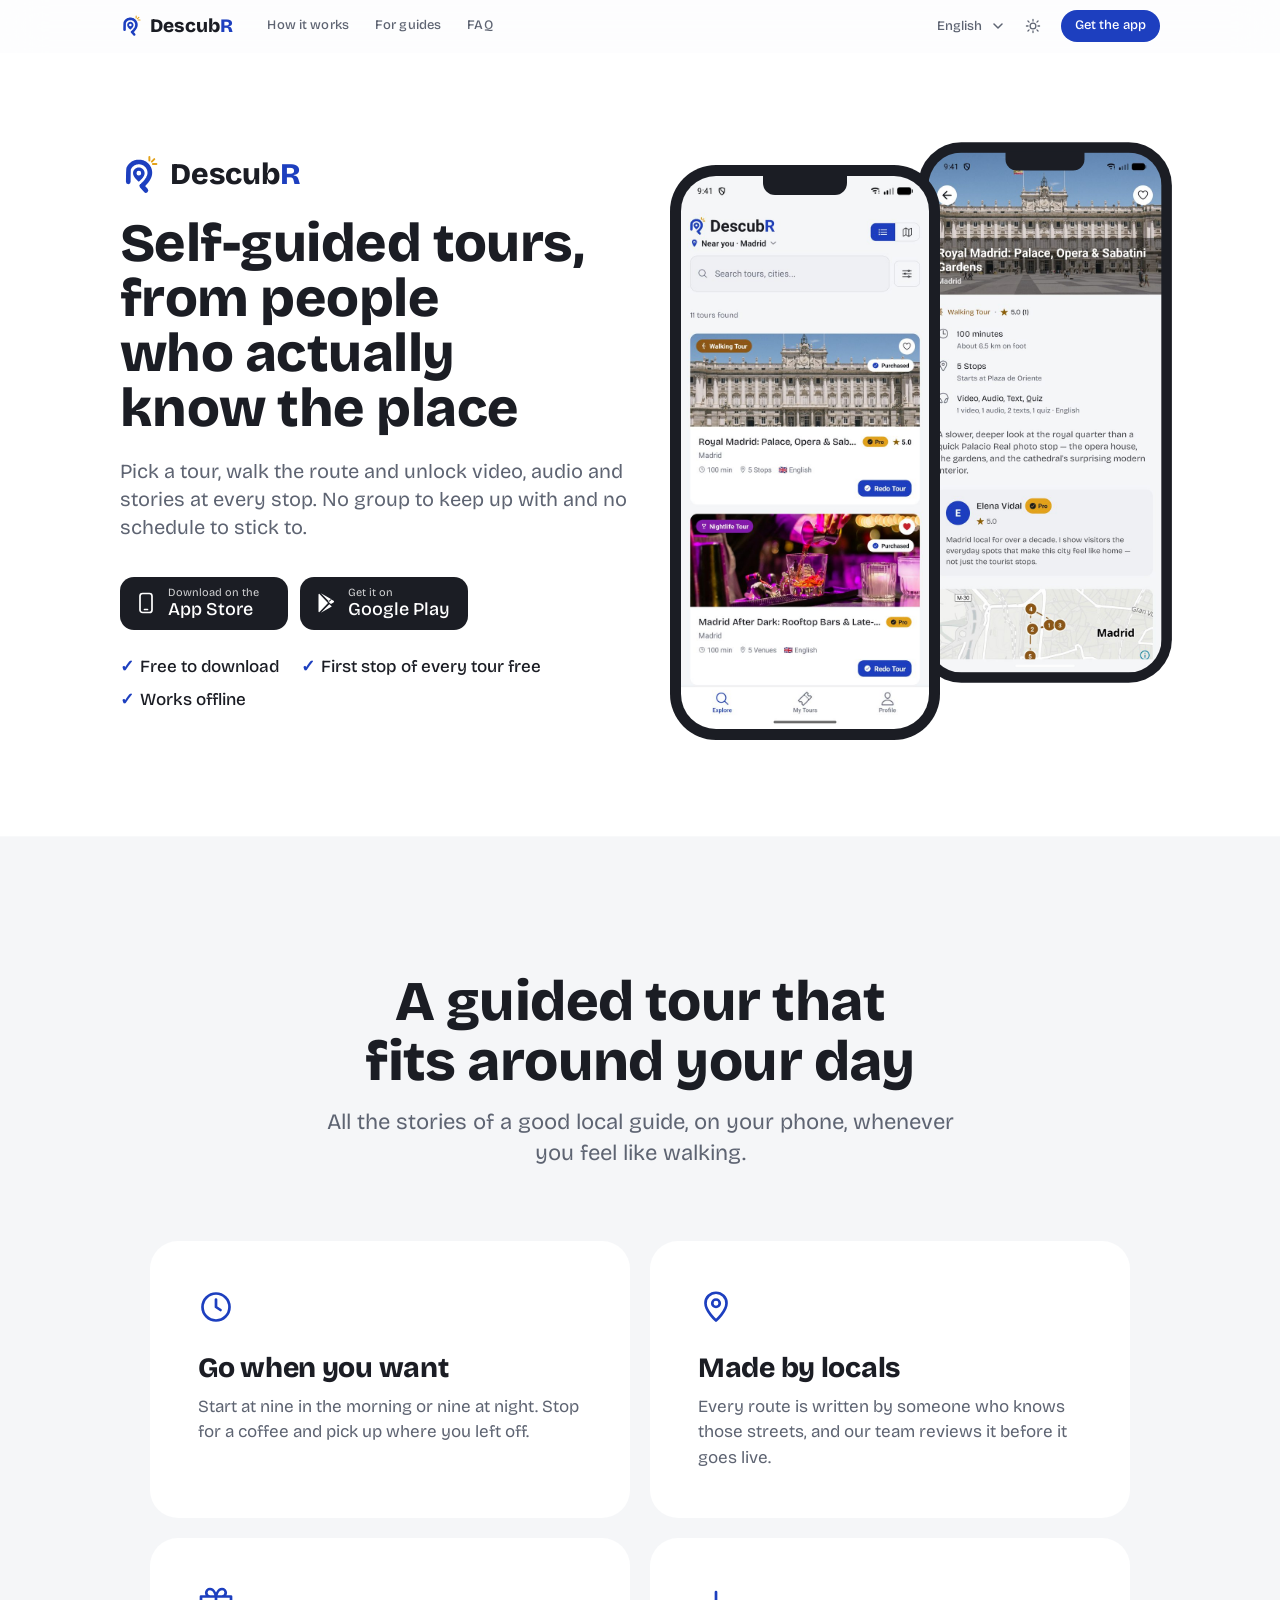
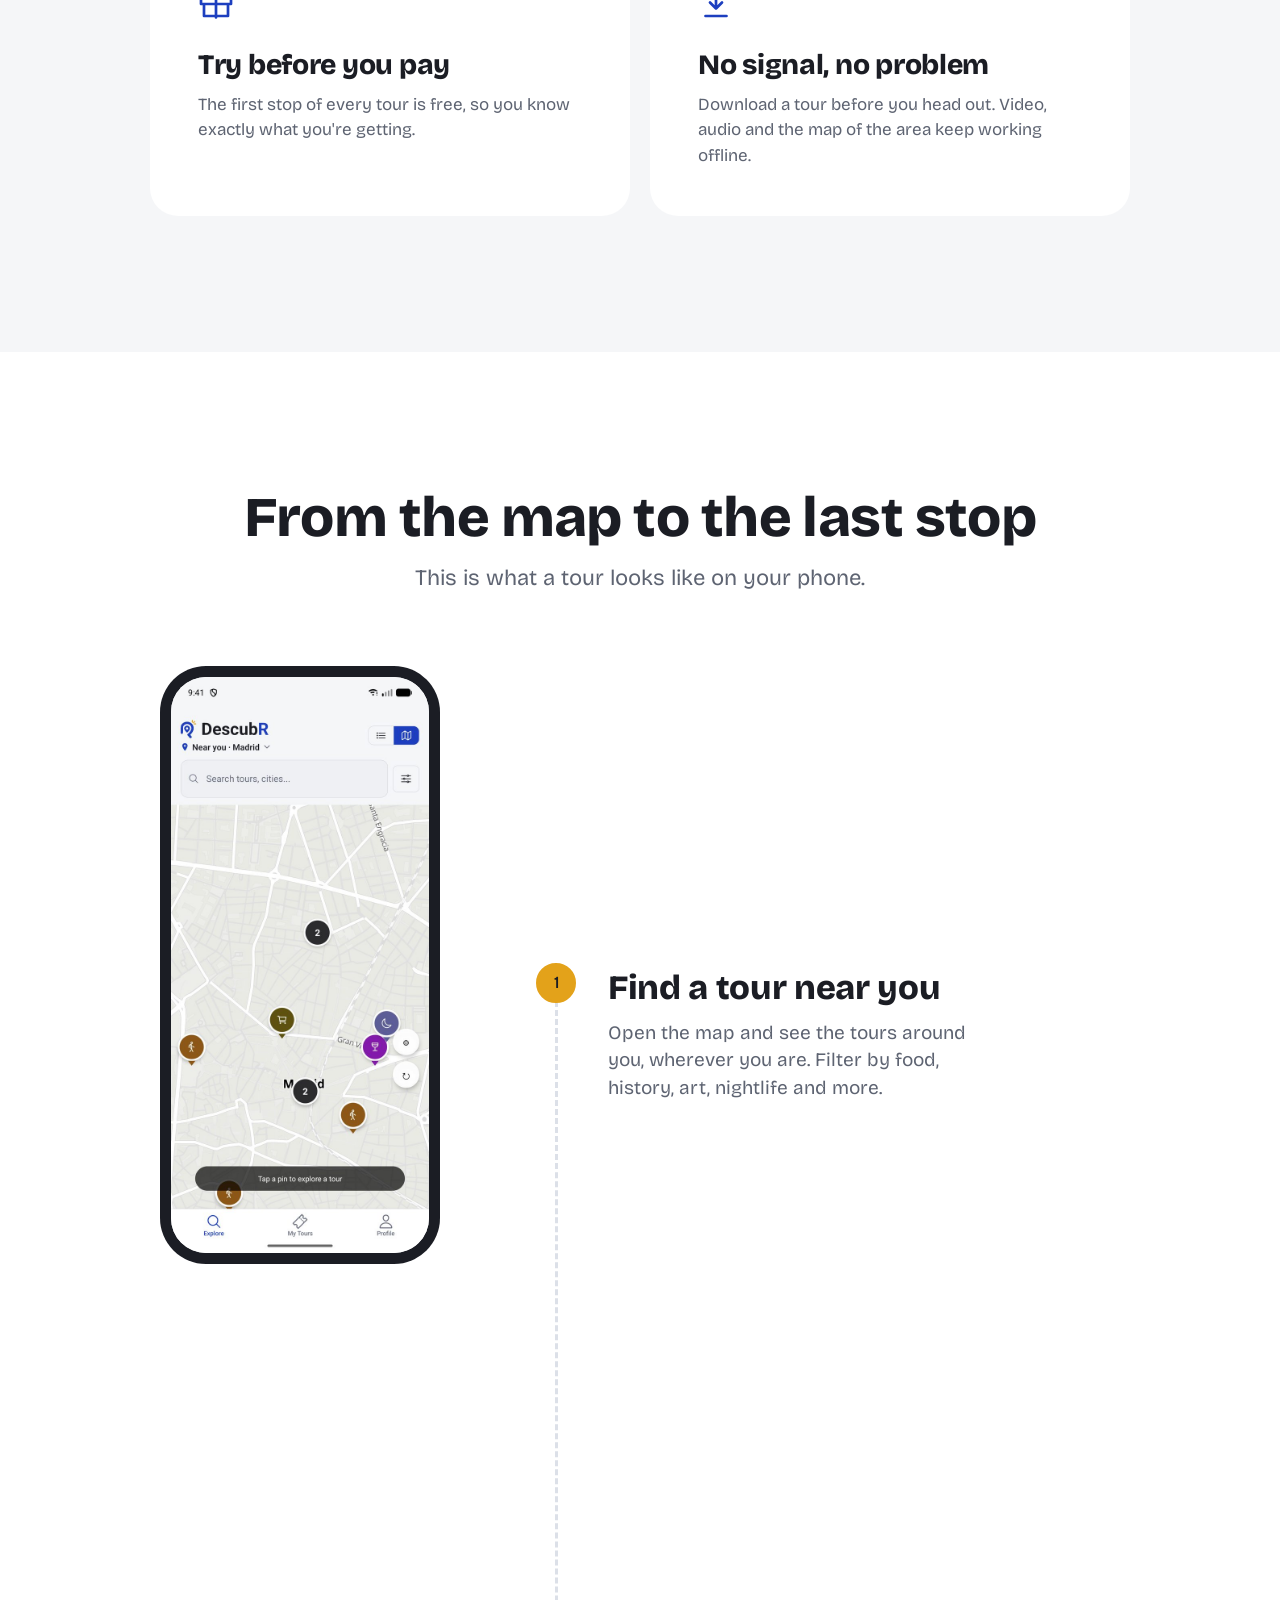
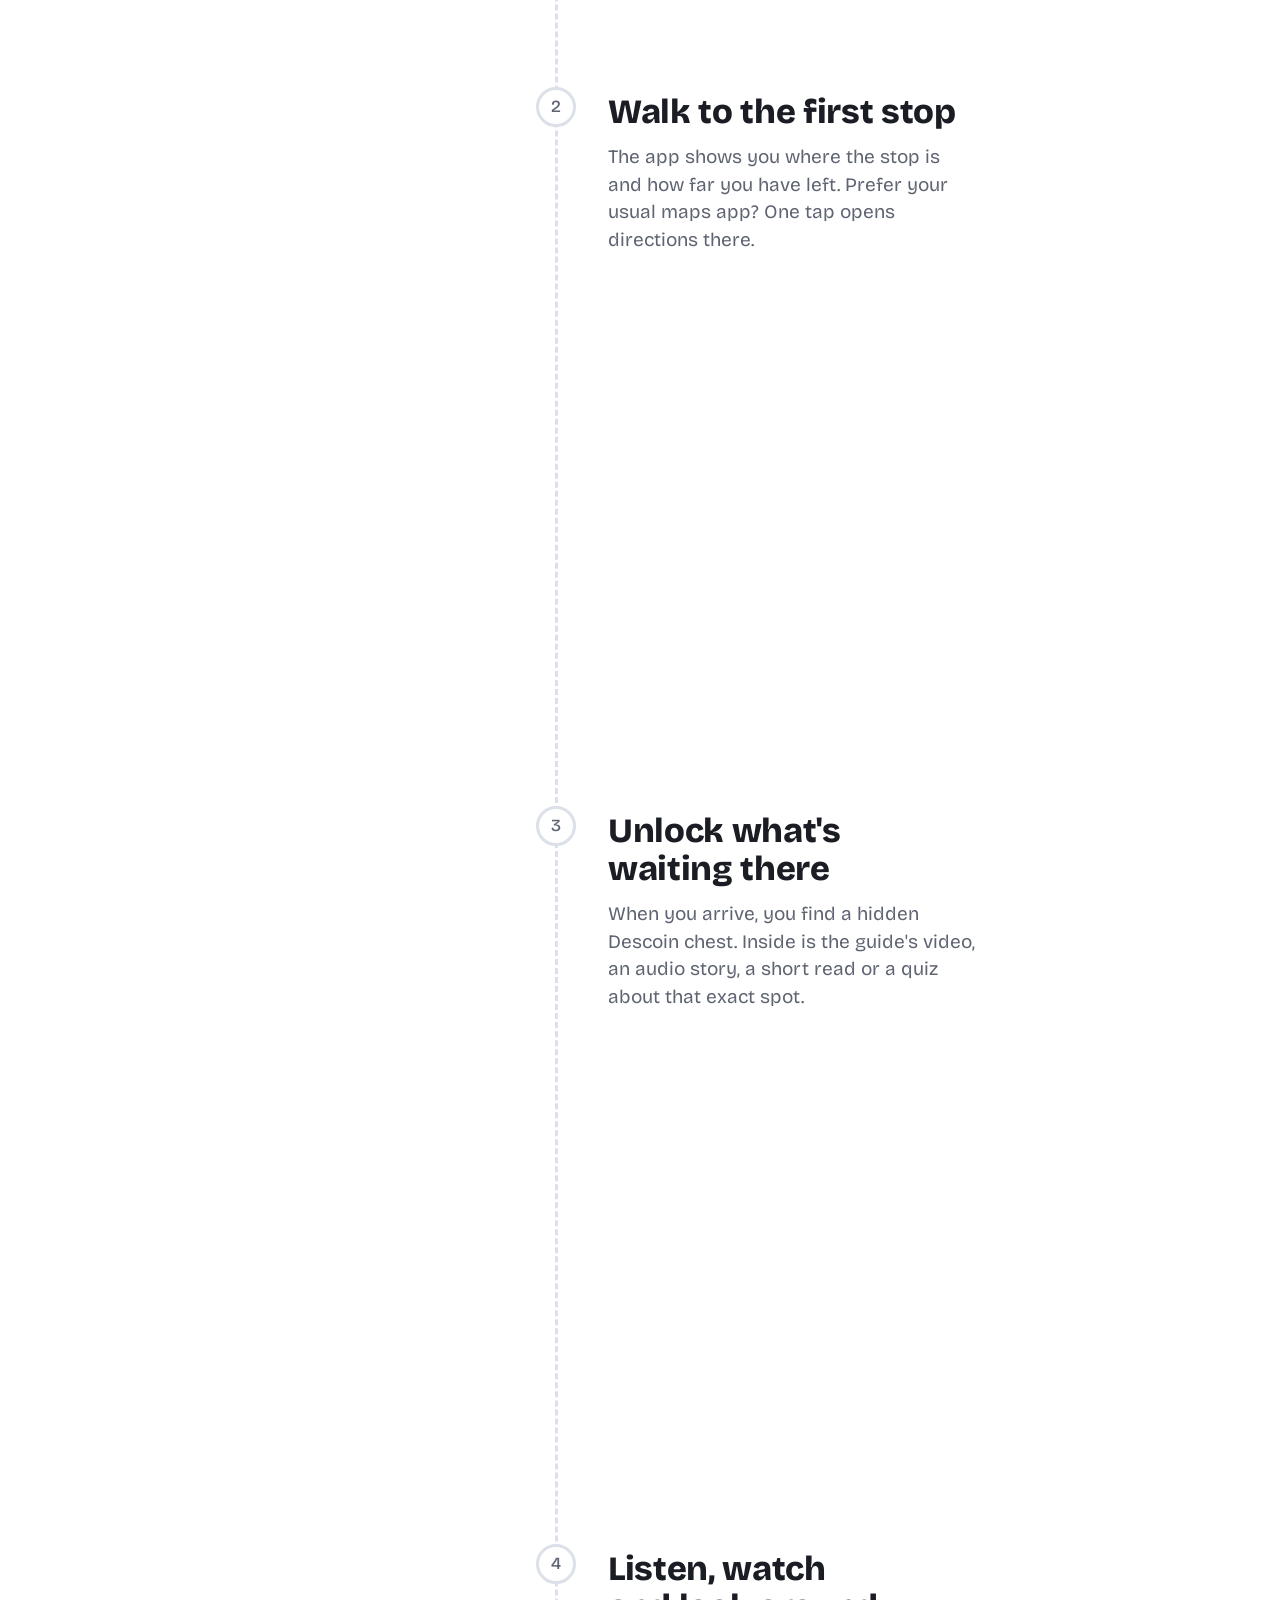
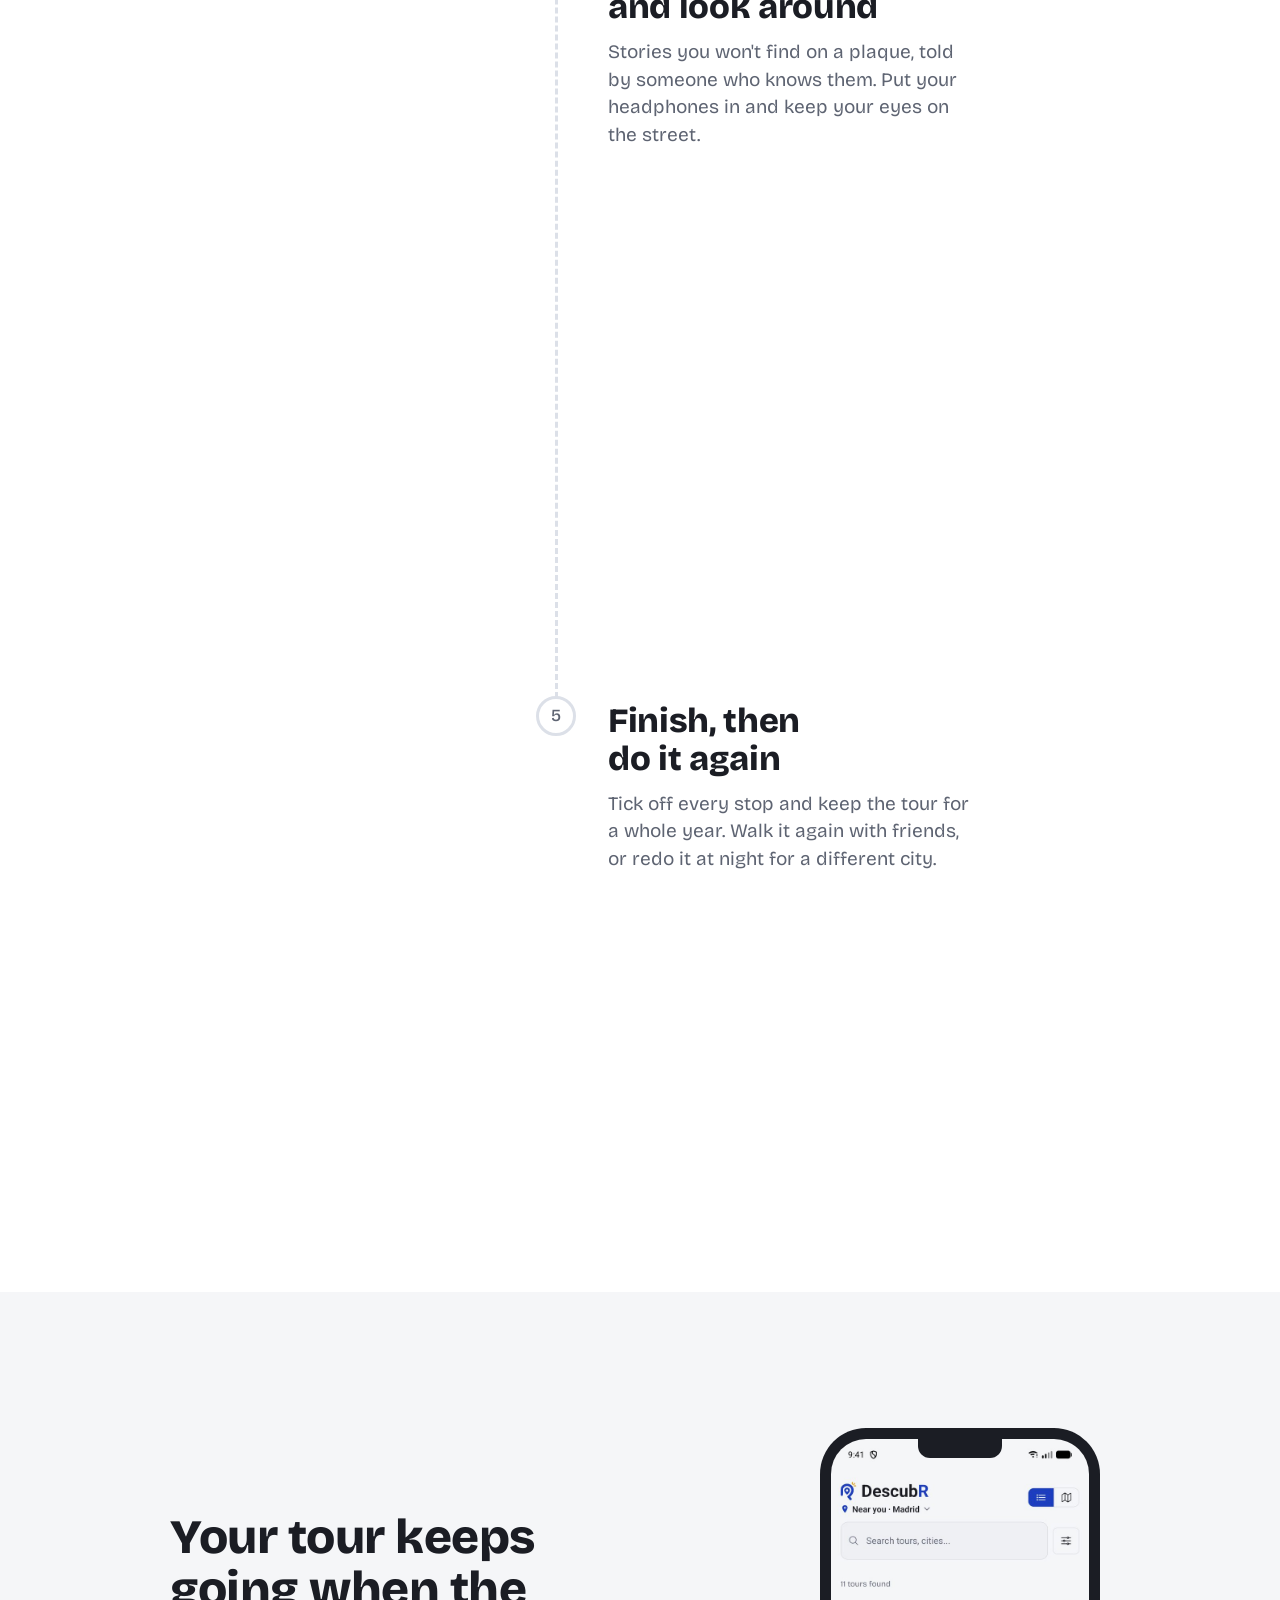
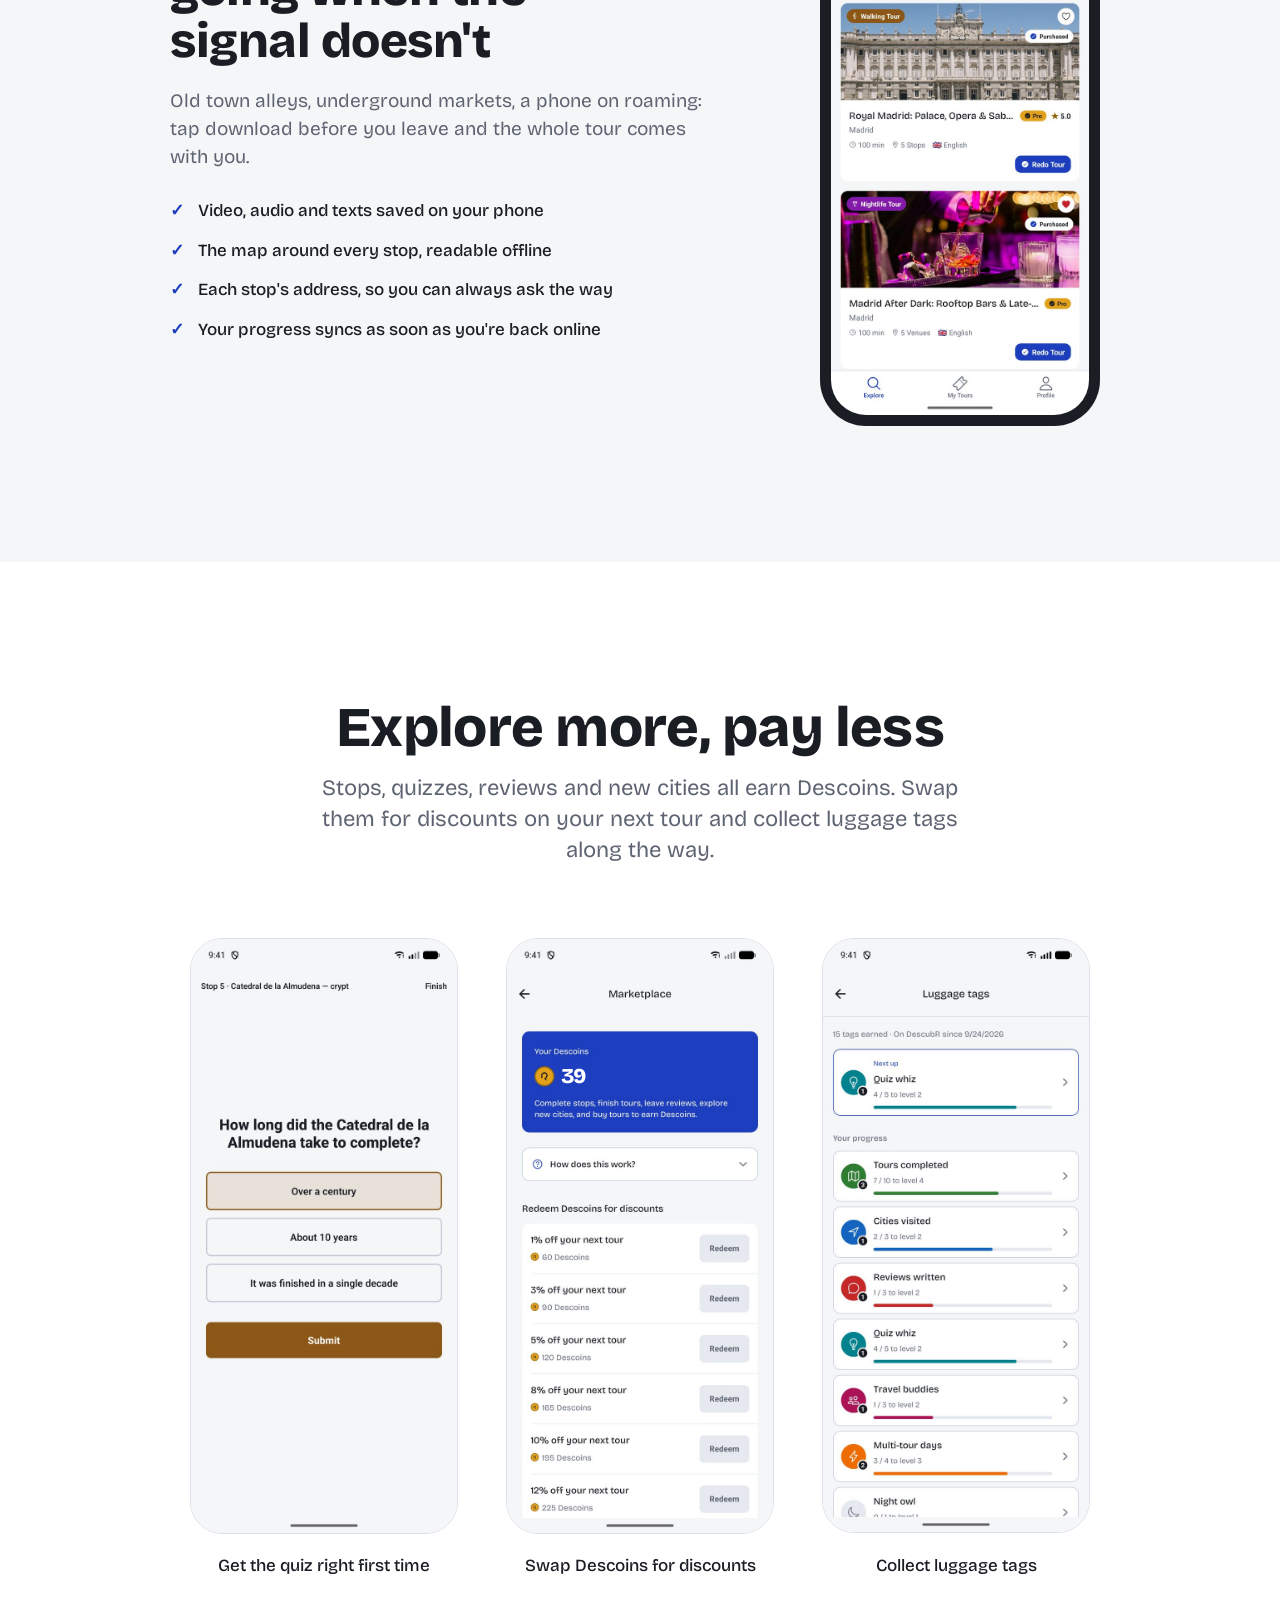
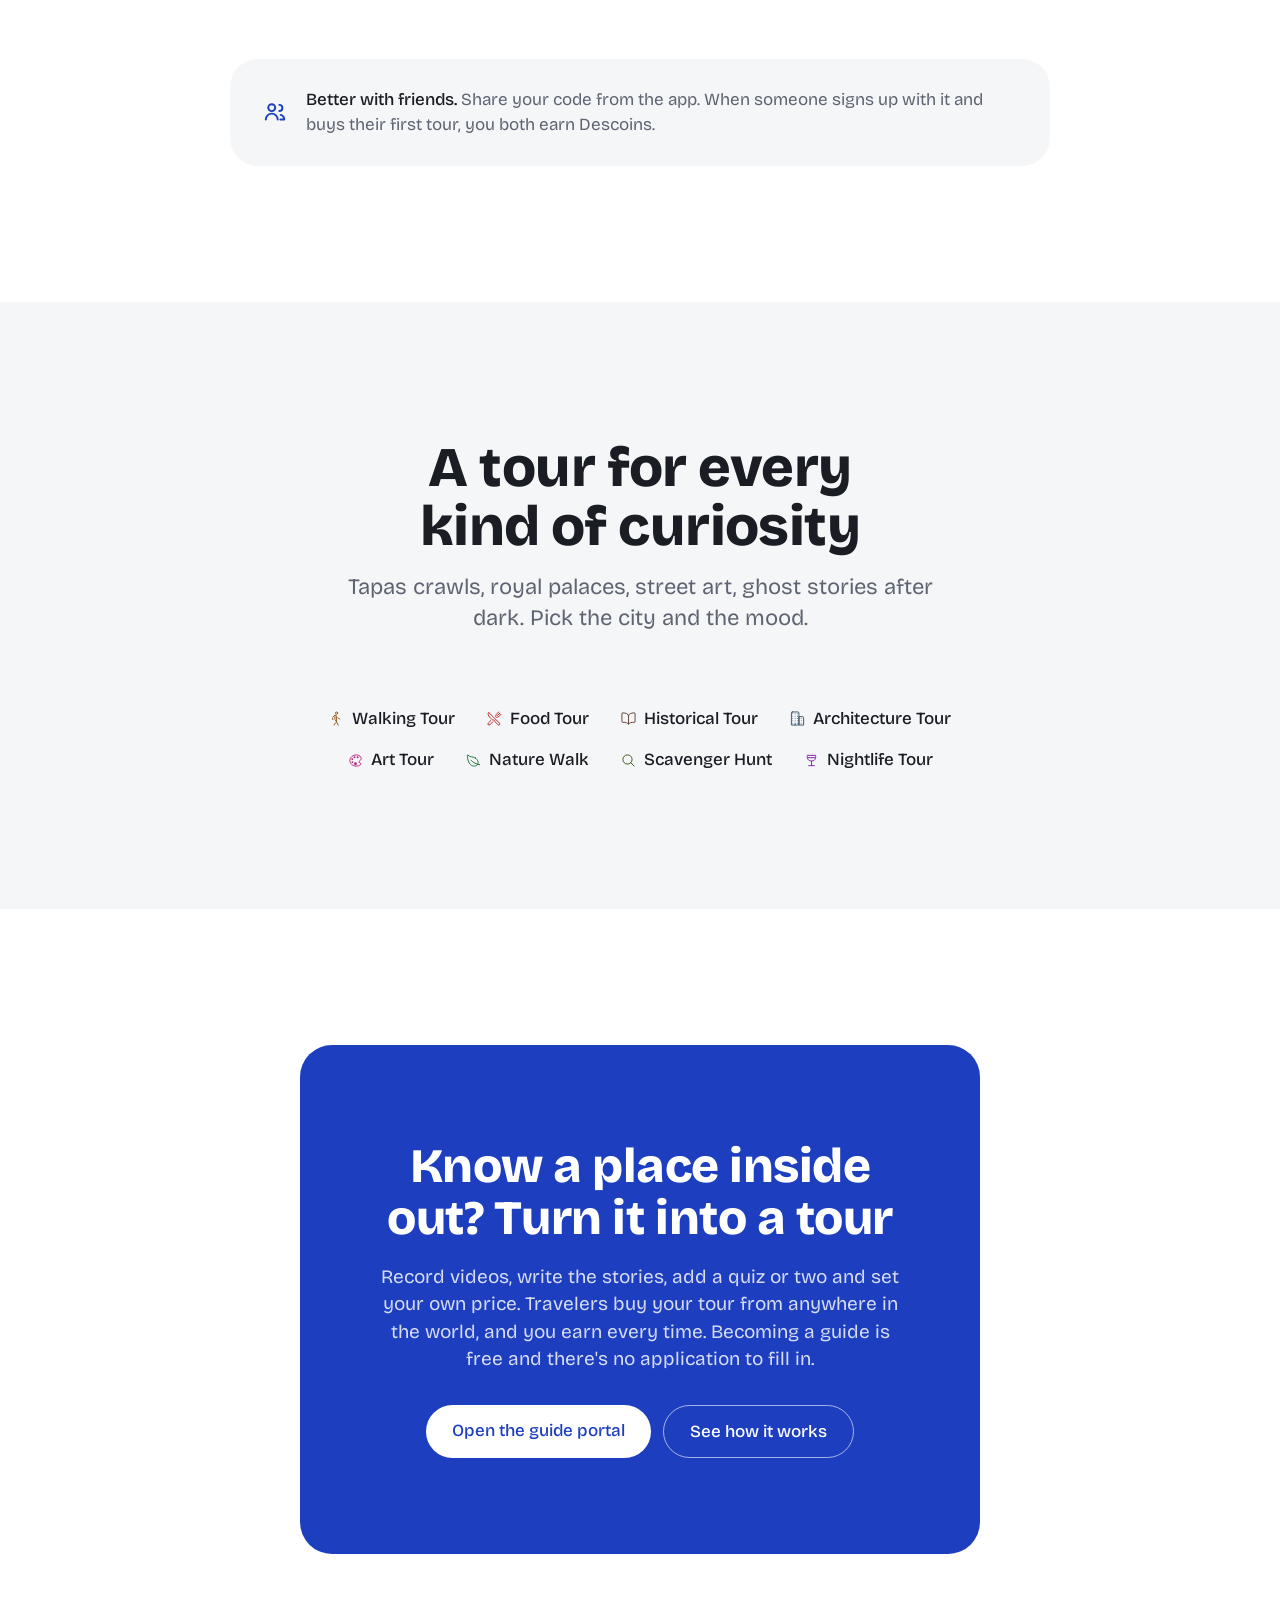
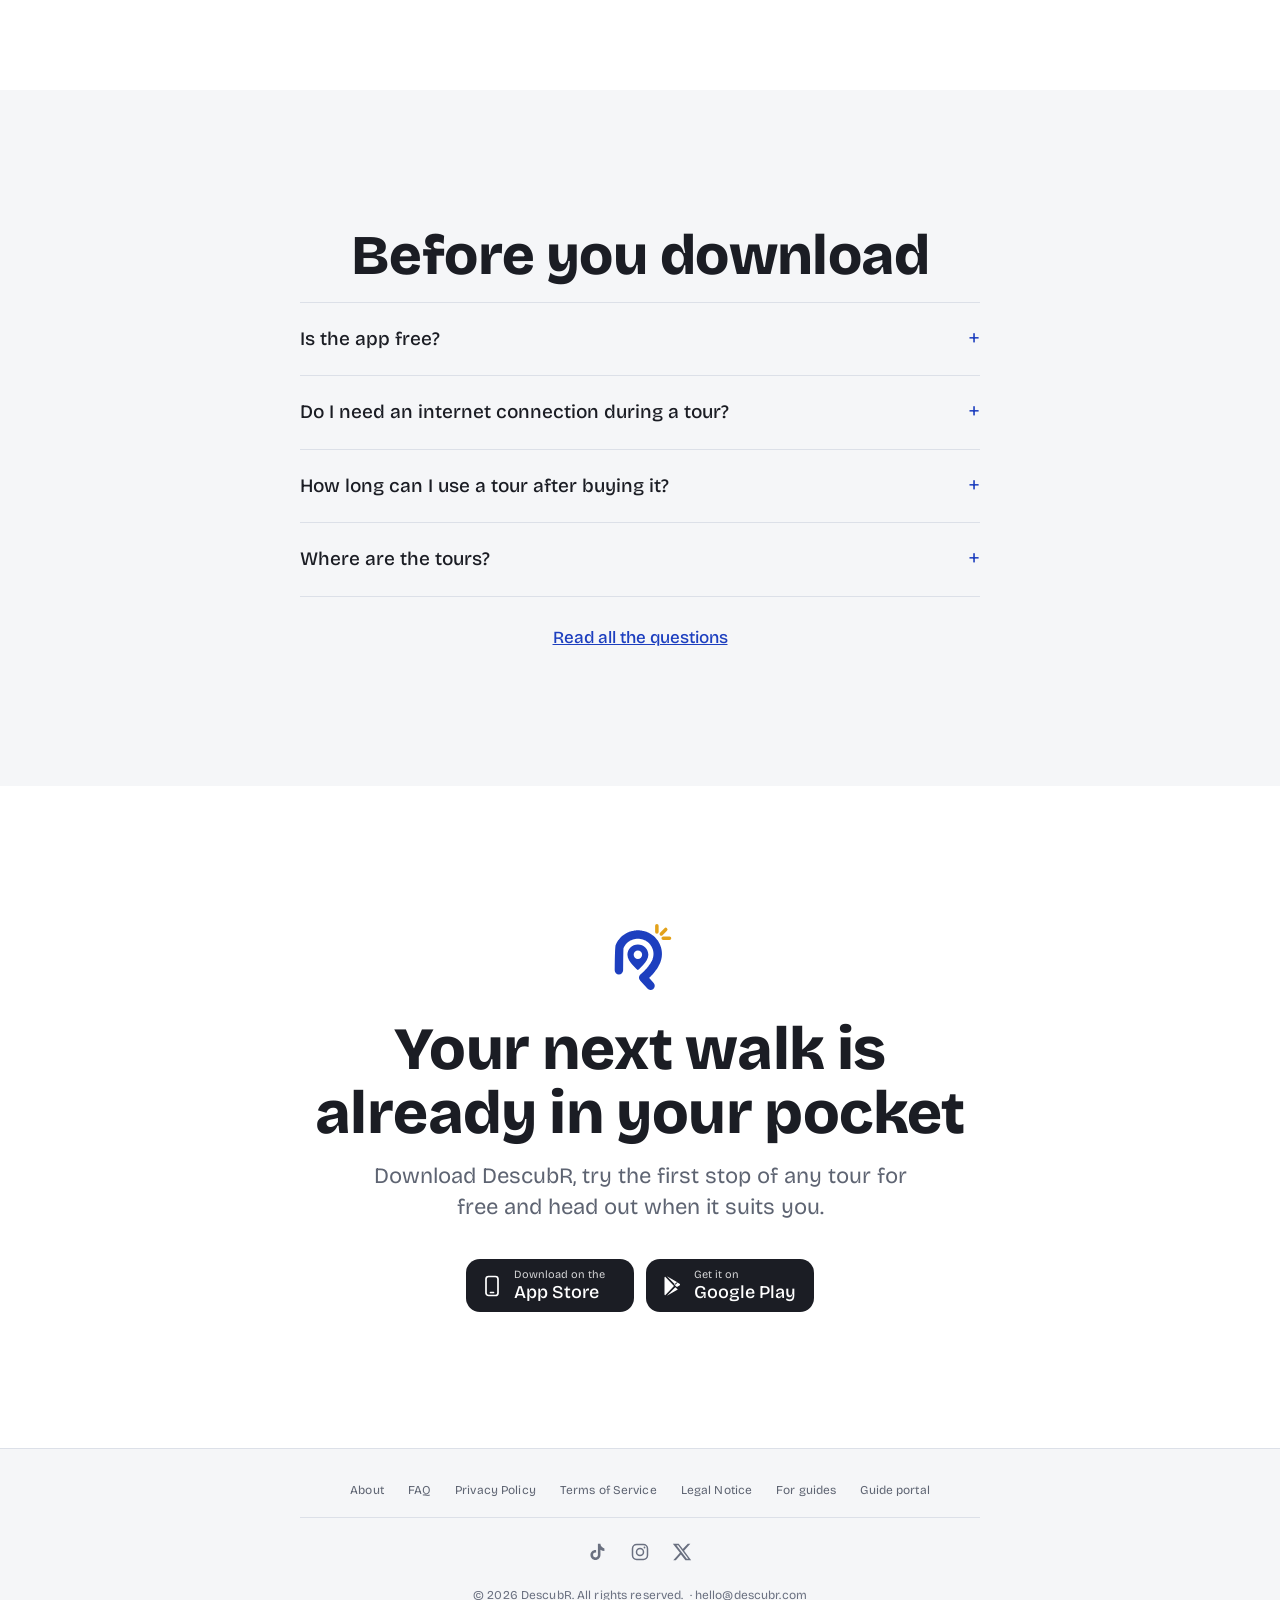
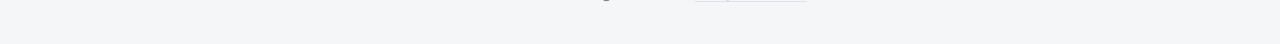
<file: index.html>
<!DOCTYPE html>
<html lang="en"
      data-title-es="DescubR: tours autoguiados creados por guías locales"
      data-description-es="Tours a pie autoguiados creados por guías locales, con vídeo, audio y retos en cada parada, mapa sin conexión y la primera parada gratis. Descarga DescubR en iPhone y Android.">
<head>
  <meta charset="utf-8">
  <meta name="viewport" content="width=device-width, initial-scale=1">
  <script>
    (function () {
      var saved = null;
      try { saved = localStorage.getItem('descubr-theme'); } catch (e) {}
      if (saved === 'light' || saved === 'dark') {
        document.documentElement.setAttribute('data-theme', saved);
      }
    })();
  </script>
  <title>DescubR: self-guided tours made by local guides</title>
  <meta name="description" content="Self-guided walking tours made by local guides, with video, audio and quizzes at every stop, offline maps and the first stop free. Get DescubR on iPhone and Android.">
  <meta name="robots" content="index, follow, max-image-preview:large">
  <meta name="theme-color" content="#F5F6F8" media="(prefers-color-scheme: light)">
  <meta name="theme-color" content="#0F1730" media="(prefers-color-scheme: dark)">
  <link rel="canonical" href="https://descubr.com/">
  <link rel="alternate" hreflang="en" href="https://descubr.com/">
  <link rel="alternate" hreflang="es" href="https://descubr.com/?lang=es">
  <link rel="alternate" hreflang="x-default" href="https://descubr.com/">
  <!-- Safari's "Open in app" banner -->
  <meta name="apple-itunes-app" content="app-id=6819179659">
  <meta property="og:type" content="website">
  <meta property="og:site_name" content="DescubR">
  <meta property="og:locale" content="en_GB">
  <meta property="og:locale:alternate" content="es_ES">
  <meta property="og:title" content="DescubR: self-guided tours made by local guides">
  <meta property="og:description" content="Walk the route at your own pace and unlock video, audio and quizzes at every stop. Works offline, first stop free. On iPhone and Android.">
  <meta property="og:url" content="https://descubr.com/">
  <meta property="og:image" content="https://descubr.com/assets/og-image.png">
  <meta property="og:image:width" content="1200">
  <meta property="og:image:height" content="630">
  <meta property="og:image:alt" content="The DescubR app showing self-guided tours in Madrid">
  <meta name="twitter:card" content="summary_large_image">
  <meta name="twitter:site" content="@descubr_app">
  <meta name="twitter:title" content="DescubR: self-guided tours made by local guides">
  <meta name="twitter:description" content="Walk the route at your own pace and unlock video, audio and quizzes at every stop. Works offline, first stop free.">
  <meta name="twitter:image" content="https://descubr.com/assets/og-image.png">
  <link rel="icon" type="image/svg+xml" href="assets/logo-mark.svg">
  <link rel="icon" type="image/png" sizes="192x192" href="assets/favicon-192.png">
  <link rel="icon" href="/favicon.ico" sizes="48x48">
  <link rel="apple-touch-icon" href="assets/favicon.png">
  <link rel="stylesheet" href="assets/style.css?v=20261116">
  <script type="application/ld+json">
  {
    "@context": "https://schema.org",
    "@graph": [
      {
        "@type": "Organization",
        "@id": "https://descubr.com/#organization",
        "name": "DescubR",
        "url": "https://descubr.com/",
        "logo": "https://descubr.com/assets/favicon.png",
        "email": "hello@descubr.com",
        "sameAs": [
          "https://www.tiktok.com/@descubr_app",
          "https://www.instagram.com/descubr_app/",
          "https://x.com/descubr_app"
        ]
      },
      {
        "@type": "WebSite",
        "@id": "https://descubr.com/#website",
        "name": "DescubR",
        "url": "https://descubr.com/",
        "inLanguage": ["en", "es"],
        "publisher": { "@id": "https://descubr.com/#organization" }
      },
      {
        "@type": "MobileApplication",
        "name": "DescubR",
        "operatingSystem": "iOS, Android",
        "applicationCategory": "TravelApplication",
        "description": "Self-guided walking tours made by local guides, with video, audio, text and quizzes at every stop, offline downloads and Descoin rewards.",
        "url": "https://descubr.com/",
        "inLanguage": ["en", "es"],
        "offers": { "@type": "Offer", "price": "0", "priceCurrency": "EUR" },
        "screenshot": [
          "https://descubr.com/assets/app-explore.jpg",
          "https://descubr.com/assets/app-walk.jpg",
          "https://descubr.com/assets/app-unlock.jpg",
          "https://descubr.com/assets/app-audio.jpg"
        ],
        "publisher": { "@id": "https://descubr.com/#organization" }
      },
      {
        "@type": "FAQPage",
        "mainEntity": [
          {
            "@type": "Question",
            "name": "Is the DescubR app free?",
            "acceptedAnswer": { "@type": "Answer", "text": "Downloading the app is free on iPhone and Android. Each tour has its own price, set by the guide who made it, and the first stop of every tour is free to try." }
          },
          {
            "@type": "Question",
            "name": "Do I need an internet connection during a tour?",
            "acceptedAnswer": { "@type": "Answer", "text": "Not if you download the tour first. A downloaded tour keeps its video, audio and the map around its stops on your phone, so you can walk it with no signal." }
          },
          {
            "@type": "Question",
            "name": "How long can I use a tour after buying it?",
            "acceptedAnswer": { "@type": "Answer", "text": "A tour stays in your account for 365 days, and you can walk it as many times as you like in that time." }
          },
          {
            "@type": "Question",
            "name": "Can I create and sell my own tour?",
            "acceptedAnswer": { "@type": "Answer", "text": "Yes. Becoming a guide is free and there's no application to fill in. You build the tour in the app or the guide portal, set your own price, and earn every time someone buys it." }
          }
        ]
      }
    ]
  }
  </script>
</head>
<body>

  <header class="site-header">
    <div class="wrap">
      <a class="wordmark" href="./"><img src="assets/logo-mark.svg" alt="" width="26" height="26" class="wordmark-icon"><span class="word">Descub<span class="r">R</span></span></a>
      <div class="site-nav">
        <nav class="site-nav-links">
          <a href="#how-it-works"><span data-i18n="en">How it works</span><span data-i18n="es">Cómo funciona</span></a>
          <a href="guides/"><span data-i18n="en">For guides</span><span data-i18n="es">Para guías</span></a>
          <a href="faq/"><span data-i18n="en">FAQ</span><span data-i18n="es">Preguntas frecuentes</span></a>
        </nav>
        <div class="menu-wrap">
          <button class="menu-toggle" data-menu-toggle type="button" aria-expanded="false" aria-label="Menu">
            <svg viewBox="0 0 20 20" width="18" height="18" fill="none" stroke="currentColor" stroke-width="1.8" stroke-linecap="round" aria-hidden="true"><line x1="2" y1="5" x2="18" y2="5"/><line x1="2" y1="10" x2="18" y2="10"/><line x1="2" y1="15" x2="18" y2="15"/></svg>
          </button>
          <nav class="site-menu" data-menu hidden>
            <a href="#how-it-works"><span data-i18n="en">How it works</span><span data-i18n="es">Cómo funciona</span></a>
            <a href="guides/"><span data-i18n="en">For guides</span><span data-i18n="es">Para guías</span></a>
            <a href="faq/"><span data-i18n="en">FAQ</span><span data-i18n="es">Preguntas frecuentes</span></a>
            <a href="about/"><span data-i18n="en">About</span><span data-i18n="es">Sobre nosotros</span></a>
            <a href="privacy/"><span data-i18n="en">Privacy Policy</span><span data-i18n="es">Política de privacidad</span></a>
            <a href="terms/"><span data-i18n="en">Terms of Service</span><span data-i18n="es">Términos del servicio</span></a>
            <a href="legal-notice/"><span data-i18n="en">Legal Notice</span><span data-i18n="es">Aviso legal</span></a>
          </nav>
        </div>
        <select class="lang-select" data-lang-select aria-label="Language / Idioma">
          <option value="en">English</option>
          <option value="es">Español</option>
        </select>
        <button class="theme-toggle" data-theme-toggle type="button" aria-label="Toggle dark mode"><svg class="icon-sun" viewBox="0 0 20 20" width="16" height="16" fill="none" stroke="currentColor" stroke-width="1.6" stroke-linecap="round" aria-hidden="true"><circle cx="10" cy="10" r="3.6"/><path d="M10 1.8v2M10 16.2v2M3.7 3.7l1.4 1.4M14.9 14.9l1.4 1.4M1.8 10h2M16.2 10h2M3.7 16.3l1.4-1.4M14.9 5.1l1.4-1.4"/></svg><svg class="icon-moon" viewBox="0 0 20 20" width="16" height="16" fill="none" stroke="currentColor" stroke-width="1.6" stroke-linecap="round" stroke-linejoin="round" aria-hidden="true"><path d="M17.2 12.4A7.2 7.2 0 1 1 7.6 2.8a5.6 5.6 0 0 0 9.6 9.6Z"/></svg></button>
        <a class="nav-cta" href="#download"><span data-i18n="en">Get the app</span><span data-i18n="es">Descarga la app</span></a>
      </div>
    </div>
  </header>

  <main>
    <!-- Hero -->
    <div class="wrap wrap-wide hero">
      <div class="hero-grid">
        <div class="hero-content">
          <!-- the brand first, so it's clear whose app this is before the headline -->
          <p class="hero-brand"><img src="assets/logo-mark.svg" alt="" width="44" height="44" class="hero-brand-icon"><span>Descub<span class="r">R</span></span></p>
          <div data-i18n="en">
            <h1>Self-guided tours, from people who actually know the place</h1>
            <p class="lede">Pick a tour, walk the route and unlock video, audio and stories at every stop. No group to keep up with and no schedule to stick to.</p>
          </div>
          <div data-i18n="es">
            <h1>Tours autoguiados, creados por quienes realmente conocen el lugar</h1>
            <p class="lede">Elige un tour, recorre la ruta y desbloquea vídeo, audio e historias en cada parada. Sin grupo al que seguir ni horario que cumplir.</p>
          </div>
          <!-- STORE LINK: replace the Google Play href="#download" once the Play listing is public. -->
          <div class="store-buttons">
            <a class="store-btn" href="https://apps.apple.com/app/id6819179659" data-store="ios">
              <svg viewBox="0 0 24 24" width="24" height="24" fill="none" stroke="currentColor" stroke-width="1.7" stroke-linecap="round" stroke-linejoin="round" aria-hidden="true"><rect x="6" y="2.5" width="12" height="19" rx="2.6"/><path d="M10.5 18.5h3"/></svg>
              <span class="store-btn-text"><small><span data-i18n="en">Download on the</span><span data-i18n="es">Descárgala en el</span></small><strong>App Store</strong></span>
            </a>
            <a class="store-btn" href="#download" data-store="android">
              <svg viewBox="0 0 24 24" width="24" height="24" fill="currentColor" aria-hidden="true"><path d="M5.2 2.8a1 1 0 0 0-.7 1v16.4a1 1 0 0 0 .7 1L14 12 5.2 2.8Zm10.1 7.9L6.9 2.2l10.9 6.3-2.5 2.2Zm0 2.6 2.5 2.2-10.9 6.3 8.4-8.5Zm4.2-3.6-2.6-1.5-2.8 2.4 2.8 2.4 2.6-1.5a1 1 0 0 0 0-1.8Z"/></svg>
              <span class="store-btn-text"><small><span data-i18n="en">Get it on</span><span data-i18n="es">Disponible en</span></small><strong>Google Play</strong></span>
            </a>
          </div>
          <ul class="hero-points">
            <li><span data-i18n="en">Free to download</span><span data-i18n="es">Descarga gratis</span></li>
            <li><span data-i18n="en">First stop of every tour free</span><span data-i18n="es">La primera parada de cada tour es gratis</span></li>
            <li><span data-i18n="en">Works offline</span><span data-i18n="es">Funciona sin conexión</span></li>
          </ul>
        </div>
        <div class="hero-visual">
          <div class="phone-frame phone-front">
            <div class="phone-notch" aria-hidden="true"></div>
            <img src="assets/app-explore.jpg" data-src-es="assets/app-explore-es.jpg" data-alt-es="Pantalla Explorar de la app DescubR con tours cerca de ti en Madrid, con la ruta a pie Royal Madrid de 5 estrellas y la ruta nocturna Madrid After Dark" width="640" height="1428" fetchpriority="high"
                 alt="DescubR app Explore screen with tours near you in Madrid, led by the 5-star Royal Madrid walking tour and a Madrid After Dark nightlife tour">
          </div>
          <div class="phone-frame phone-back">
            <div class="phone-notch" aria-hidden="true"></div>
            <img src="assets/app-detail.jpg" data-src-es="assets/app-detail-es.jpg" data-alt-es="Detalle del tour Royal Madrid en DescubR: 100 minutos, unos 6,5 km a pie, cinco paradas empezando en la Plaza de Oriente, 5 estrellas, la guía local Elena Vidal y el mapa de la ruta" width="640" height="1428" loading="lazy"
                 alt="DescubR tour detail for Royal Madrid: 100 minutes, about 6.5 km on foot, five stops starting at Plaza de Oriente, 5 stars, local guide Elena Vidal and a map of the route">
          </div>
        </div>
      </div>
    </div>

    <!-- Why DescubR -->
    <section class="section" aria-labelledby="why-title">
      <div class="wrap wrap-wide">
        <h2 class="section-title" id="why-title">
          <span data-i18n="en">A guided tour that fits around your day</span>
          <span data-i18n="es">Un tour guiado que se adapta a tu día</span>
        </h2>
        <p class="section-lede">
          <span data-i18n="en">All the stories of a good local guide, on your phone, whenever you feel like walking.</span>
          <span data-i18n="es">Todas las historias de alguien que conoce bien el lugar, en tu móvil, cuando te apetezca salir a caminar.</span>
        </p>
        <div class="value-grid">
          <div class="value-card">
            <span class="value-icon" aria-hidden="true"><svg viewBox="0 0 24 24" width="22" height="22" fill="none" stroke="currentColor" stroke-width="1.8" stroke-linecap="round" stroke-linejoin="round"><circle cx="12" cy="12" r="9"/><path d="M12 7v5l3 2"/></svg></span>
            <div data-i18n="en"><h3>Go when you want</h3><p>Start at nine in the morning or nine at night. Stop for a coffee and pick up where you left off.</p></div>
            <div data-i18n="es"><h3>Ve cuando quieras</h3><p>Empieza a las nueve de la mañana o a las nueve de la noche. Para a tomar algo y sigue donde lo dejaste.</p></div>
          </div>
          <div class="value-card">
            <span class="value-icon" aria-hidden="true"><svg viewBox="0 0 24 24" width="22" height="22" fill="none" stroke="currentColor" stroke-width="1.8" stroke-linecap="round" stroke-linejoin="round"><path d="M12 21s7-6.2 7-11.5a7 7 0 1 0-14 0C5 14.8 12 21 12 21Z"/><circle cx="12" cy="9.5" r="2.5"/></svg></span>
            <div data-i18n="en"><h3>Made by locals</h3><p>Every route is written by someone who knows those streets, and our team reviews it before it goes live.</p></div>
            <div data-i18n="es"><h3>Creado por gente del lugar</h3><p>Cada ruta la crea alguien que conoce bien esas calles, y nuestro equipo la revisa antes de publicarla.</p></div>
          </div>
          <div class="value-card">
            <span class="value-icon" aria-hidden="true"><svg viewBox="0 0 24 24" width="22" height="22" fill="none" stroke="currentColor" stroke-width="1.8" stroke-linecap="round" stroke-linejoin="round"><path d="M20 12v8H4v-8M2 7h20v5H2zM12 21V7M12 7H8a2.5 2.5 0 1 1 0-5c3 0 4 5 4 5Zm0 0h4a2.5 2.5 0 1 0 0-5c-3 0-4 5-4 5Z"/></svg></span>
            <div data-i18n="en"><h3>Try before you pay</h3><p>The first stop of every tour is free, so you know exactly what you're getting.</p></div>
            <div data-i18n="es"><h3>Prueba antes de pagar</h3><p>La primera parada de cada tour es gratis, así sabes exactamente lo que vas a comprar.</p></div>
          </div>
          <div class="value-card">
            <span class="value-icon" aria-hidden="true"><svg viewBox="0 0 24 24" width="22" height="22" fill="none" stroke="currentColor" stroke-width="1.8" stroke-linecap="round" stroke-linejoin="round"><path d="M12 4v11m0 0-4-4m4 4 4-4M5 20h14"/></svg></span>
            <div data-i18n="en"><h3>No signal, no problem</h3><p>Download a tour before you head out. Video, audio and the map of the area keep working offline.</p></div>
            <div data-i18n="es"><h3>Sin cobertura, sin problema</h3><p>Descarga el tour antes de salir. El vídeo, el audio y el mapa de la zona siguen funcionando sin conexión.</p></div>
          </div>
        </div>
      </div>
    </section>

    <!-- How it works -->
    <section class="section" id="how-it-works" aria-labelledby="how-title">
      <div class="wrap">
        <h2 class="section-title" id="how-title">
          <span data-i18n="en">From the map to the last stop</span>
          <span data-i18n="es">Del mapa a la última parada</span>
        </h2>
        <p class="section-lede">
          <span data-i18n="en">This is what a tour looks like on your phone.</span>
          <span data-i18n="es">Así se ve un tour en tu móvil.</span>
        </p>

        <div class="steps">
          <div class="step">
            <div class="step-shot">
              <img src="assets/app-map.jpg" data-src-es="assets/app-map-es.jpg" data-alt-es="Mapa del centro de Madrid en DescubR con los tours autoguiados cercanos" width="640" height="1428" loading="lazy"
                   alt="DescubR map of central Madrid with pins for nearby self-guided tours">
            </div>
            <div class="step-text">
              <span class="step-number">1</span>
              <div data-i18n="en"><h3>Find a tour near you</h3><p>Open the map and see the tours around you, wherever you are. Filter by food, history, art, nightlife and more.</p></div>
              <div data-i18n="es"><h3>Encuentra un tour cerca de ti</h3><p>Abre el mapa y mira los tours que tienes alrededor, estés donde estés. Filtra por gastronomía, historia, arte, ocio nocturno y más.</p></div>
            </div>
          </div>

          <div class="step">
            <div class="step-shot">
              <img src="assets/app-walk.jpg" data-src-es="assets/app-walk-es.jpg" data-alt-es="Pantalla de un tour en DescubR con la primera parada, la Plaza de Oriente, en el mapa y 733 m por recorrer" width="640" height="1428" loading="lazy"
                   alt="DescubR tour screen showing the first stop, Plaza de Oriente, on a map with 733 m left to walk">
            </div>
            <div class="step-text">
              <span class="step-number">2</span>
              <div data-i18n="en"><h3>Walk to the first stop</h3><p>The app shows you where the stop is and how far you have left. Prefer your usual maps app? One tap opens directions there.</p></div>
              <div data-i18n="es"><h3>Camina hasta la primera parada</h3><p>La app te muestra dónde está la parada y cuánto te queda. ¿Prefieres tu app de mapas de siempre? Un toque y te abre la ruta allí.</p></div>
            </div>
          </div>

          <div class="step">
            <div class="step-shot">
              <img src="assets/app-unlock.jpg" data-src-es="assets/app-unlock-es.jpg" data-alt-es="DescubR anuncia un cofre oculto de Descoins en la Plaza de Oriente, con un botón para ver el vídeo del guía" width="640" height="1428" loading="lazy"
                   alt="DescubR screen announcing a hidden Descoin chest found at Plaza de Oriente, with a button to watch the guide's video">
            </div>
            <div class="step-text">
              <span class="step-number">3</span>
              <div data-i18n="en"><h3>Unlock what's waiting there</h3><p>When you arrive, you find a hidden Descoin chest. Inside is the guide's video, an audio story, a short read or a quiz about that exact spot.</p></div>
              <div data-i18n="es"><h3>Desbloquea lo que te espera</h3><p>Al llegar encuentras un cofre oculto de Descoins. Dentro está el vídeo del guía, una historia en audio, un texto corto o un reto sobre ese mismo lugar.</p></div>
            </div>
          </div>

          <div class="step">
            <div class="step-shot">
              <img src="assets/app-audio.jpg" data-src-es="assets/app-audio-es.jpg" data-alt-es="Reproductor de audio de DescubR en la parada del Teatro Real" width="640" height="1428" loading="lazy"
                   alt="DescubR audio player at the Teatro Real stop">
            </div>
            <div class="step-text">
              <span class="step-number">4</span>
              <div data-i18n="en"><h3>Listen, watch and look around</h3><p>Stories you won't find on a plaque, told by someone who knows them. Put your headphones in and keep your eyes on the street.</p></div>
              <div data-i18n="es"><h3>Escucha, mira y descubre</h3><p>Historias que no vienen en ninguna placa, contadas por quien las conoce. Ponte los auriculares y no pierdas detalle de la calle.</p></div>
            </div>
          </div>

          <div class="step">
            <div class="step-shot">
              <img src="assets/app-complete.jpg" data-src-es="assets/app-complete-es.jpg" data-alt-es="Pantalla de tour completado en DescubR para el tour Royal Madrid de cinco paradas" width="640" height="1428" loading="lazy"
                   alt="DescubR tour complete screen for the five-stop Royal Madrid tour">
            </div>
            <div class="step-text">
              <span class="step-number">5</span>
              <div data-i18n="en"><h3>Finish, then do it again</h3><p>Tick off every stop and keep the tour for a whole year. Walk it again with friends, or redo it at night for a different city.</p></div>
              <div data-i18n="es"><h3>Termínalo y repítelo</h3><p>Completa todas las paradas y quédate el tour durante un año entero. Vuelve a hacerlo con amigos, o repítelo de noche y verás otra ciudad.</p></div>
            </div>
          </div>
        </div>
      </div>
    </section>

    <!-- Offline -->
    <section class="section" aria-labelledby="offline-title">
      <div class="wrap wrap-wide">
        <div class="feature-split">
          <div class="feature-text">
            <div data-i18n="en">
              <h2 id="offline-title">Your tour keeps going when the signal doesn't</h2>
              <p>Old town alleys, underground markets, a phone on roaming: tap download before you leave and the whole tour comes with you.</p>
              <ul class="check-list">
                <li>Video, audio and texts saved on your phone</li>
                <li>The map around every stop, readable offline</li>
                <li>Each stop's address, so you can always ask the way</li>
                <li>Your progress syncs as soon as you're back online</li>
              </ul>
            </div>
            <div data-i18n="es">
              <h2>Tu tour sigue aunque se vaya la cobertura</h2>
              <p>Callejones del casco antiguo, mercados subterráneos, el móvil en itinerancia: pulsa descargar antes de salir y el tour entero va contigo.</p>
              <ul class="check-list">
                <li>Vídeo, audio y textos guardados en tu móvil</li>
                <li>El mapa alrededor de cada parada, también sin conexión</li>
                <li>La dirección de cada parada, para que siempre puedas preguntar cómo llegar</li>
                <li>Tu progreso se sincroniza en cuanto vuelves a tener conexión</li>
              </ul>
            </div>
          </div>
          <div class="feature-visual">
            <div class="phone-frame phone-frame-sm">
              <div class="phone-notch" aria-hidden="true"></div>
              <img src="assets/app-explore.jpg" data-src-es="assets/app-explore-es.jpg" data-alt-es="Pantalla Explorar de la app DescubR con tours cerca de ti en Madrid, con la ruta a pie Royal Madrid de 5 estrellas y la ruta nocturna Madrid After Dark" width="640" height="1428" loading="lazy"
                 alt="DescubR app Explore screen with tours near you in Madrid, led by the 5-star Royal Madrid walking tour and a Madrid After Dark nightlife tour">
            </div>
          </div>
        </div>
      </div>
    </section>

    <!-- Rewards -->
    <section class="section" aria-labelledby="rewards-title">
      <div class="wrap wrap-wide">
        <h2 class="section-title" id="rewards-title">
          <span data-i18n="en">Explore more, pay less</span>
          <span data-i18n="es">Explora más, paga menos</span>
        </h2>
        <p class="section-lede">
          <span data-i18n="en">Stops, quizzes, reviews and new cities all earn Descoins. Swap them for discounts on your next tour and collect luggage tags along the way.</span>
          <span data-i18n="es">Las paradas, los retos, las reseñas y las ciudades nuevas suman Descoins. Cámbialos por descuentos en tu próximo tour y colecciona etiquetas de equipaje por el camino.</span>
        </p>
        <div class="phone-row">
          <figure>
            <span class="reward-shot">
              <img src="assets/app-quiz.jpg" data-src-es="assets/app-quiz-es.jpg" data-alt-es="Test de DescubR en la cripta de la Catedral de la Almudena sobre cuánto tardó en terminarse la catedral" width="640" height="1428" loading="lazy" alt="DescubR quiz at the Almudena Cathedral crypt asking how long the cathedral took to complete">
              <span class="reward-pop" aria-hidden="true">+20 Descoins</span>
            </span>
            <figcaption><span data-i18n="en">Get the quiz right first time</span><span data-i18n="es">Acierta el reto a la primera</span></figcaption>
          </figure>
          <figure>
            <span class="reward-shot">
              <img src="assets/app-descoins.jpg" data-src-es="assets/app-descoins-es.jpg" data-alt-es="Mercado de DescubR con el saldo de Descoins y descuentos para canjear en el próximo tour" width="640" height="1428" loading="lazy" alt="DescubR Marketplace showing a Descoin balance and discounts to redeem on the next tour">
              <span class="coin-count" aria-hidden="true">59</span>
            </span>
            <figcaption><span data-i18n="en">Swap Descoins for discounts</span><span data-i18n="es">Cambia Descoins por descuentos</span></figcaption>
          </figure>
          <figure>
            <img src="assets/app-badges.jpg" data-src-es="assets/app-badges-es.jpg" data-alt-es="Pantalla Etiquetas de equipaje de DescubR con el progreso en tours completados, ciudades visitadas y tests" width="640" height="1428" loading="lazy" alt="DescubR Luggage tags screen with progress on tours completed, cities visited and quizzes">
            <figcaption><span data-i18n="en">Collect luggage tags</span><span data-i18n="es">Colecciona etiquetas de equipaje</span></figcaption>
          </figure>
        </div>
        <div class="referral-note">
          <span class="referral-note-icon" aria-hidden="true"><svg viewBox="0 0 24 24" width="26" height="26" fill="none" stroke="currentColor" stroke-width="1.8" stroke-linecap="round" stroke-linejoin="round"><circle cx="9" cy="8" r="3.2"/><path d="M3.5 19a5.5 5.5 0 0 1 11 0M16 11a2.8 2.8 0 1 0 0-5.6M17 19h3.5a4.5 4.5 0 0 0-3.2-4.3"/></svg></span>
          <p data-i18n="en"><strong>Better with friends.</strong> Share your code from the app. When someone signs up with it and buys their first tour, you both earn Descoins.</p>
          <p data-i18n="es"><strong>Mejor en compañía.</strong> Comparte tu código desde la app. Cuando alguien se registre con él y compre su primer tour, ganaréis Descoins tanto tú como esa persona.</p>
        </div>
      </div>
    </section>

    <!-- Tour types -->
    <section class="section" aria-labelledby="types-title">
      <div class="wrap">
        <h2 class="section-title" id="types-title">
          <span data-i18n="en">A tour for every kind of curiosity</span>
          <span data-i18n="es">Un tour para cada tipo de curiosidad</span>
        </h2>
        <p class="section-lede">
          <span data-i18n="en">Tapas crawls, royal palaces, street art, ghost stories after dark. Pick the city and the mood.</span>
          <span data-i18n="es">Rutas de tapas, palacios reales, arte urbano, historias de fantasmas al caer la noche. Elige la ciudad y el plan.</span>
        </p>
                <div class="type-grid">
          <span class="type-pill" style="--c:#8D5817"><svg width="15" height="15" viewBox="0 0 512 512" fill="currentColor" aria-hidden="true"><path d="M314.21,482.32,257.44,367.58l-44.89-57.39a72.82,72.82,0,0,1-10.13-37.05V144h15.67a40.22,40.22,0,0,1,40.23,40.22V367.58" style="fill:none;stroke:currentColor;stroke-linecap:round;stroke-linejoin:round;stroke-width:32px"/><path d="M127.9,293.05V218.53S165.16,144,202.42,144" style="fill:none;stroke:currentColor;stroke-linecap:round;stroke-linejoin:round;stroke-width:32px"/><line x1="370.1" y1="274.42" x2="304" y2="231" style="fill:none;stroke:currentColor;stroke-linecap:round;stroke-linejoin:round;stroke-width:32px"/><line x1="170.53" y1="478.36" x2="224" y2="400" style="fill:none;stroke:currentColor;stroke-linecap:round;stroke-linejoin:round;stroke-width:32px"/><circle cx="258.32" cy="69.48" r="37.26" style="fill:none;stroke:currentColor;stroke-linecap:round;stroke-linejoin:round;stroke-width:32px"/></svg> <span data-i18n="en">Walking Tour</span><span data-i18n="es">Ruta a pie</span></span>
          <span class="type-pill" style="--c:#BE1E20"><svg width="15" height="15" viewBox="0 0 512 512" fill="currentColor" aria-hidden="true"><path d="M57.49,47.74,425.92,416.17a37.28,37.28,0,0,1,0,52.72h0a37.29,37.29,0,0,1-52.72,0l-90-91.55A32,32,0,0,1,274,354.91v-5.53a32,32,0,0,0-9.52-22.78l-11.62-10.73a32,32,0,0,0-29.8-7.44h0A48.53,48.53,0,0,1,176.5,295.8L91.07,210.36C40.39,159.68,21.74,83.15,57.49,47.74Z" style="fill:none;stroke:currentColor;stroke-linejoin:round;stroke-width:32px"/><path d="M400,32l-77.25,77.25A64,64,0,0,0,304,154.51v14.86a16,16,0,0,1-4.69,11.32L288,192" style="fill:none;stroke:currentColor;stroke-linecap:round;stroke-linejoin:round;stroke-width:32px"/><path d="M320,224l11.31-11.31A16,16,0,0,1,342.63,208h14.86a64,64,0,0,0,45.26-18.75L480,112" style="fill:none;stroke:currentColor;stroke-linecap:round;stroke-linejoin:round;stroke-width:32px"/><line x1="440" y1="72" x2="360" y2="152" style="fill:none;stroke:currentColor;stroke-linecap:round;stroke-linejoin:round;stroke-width:32px"/><path d="M200,368,100.28,468.28a40,40,0,0,1-56.56,0h0a40,40,0,0,1,0-56.56L128,328" style="fill:none;stroke:currentColor;stroke-linecap:round;stroke-linejoin:round;stroke-width:32px"/></svg> <span data-i18n="en">Food Tour</span><span data-i18n="es">Ruta gastronómica</span></span>
          <span class="type-pill" style="--c:#603E32"><svg width="15" height="15" viewBox="0 0 512 512" fill="currentColor" aria-hidden="true"><path d="M256,160c16-63.16,76.43-95.41,208-96a15.94,15.94,0,0,1,16,16V368a16,16,0,0,1-16,16c-128,0-177.45,25.81-208,64-30.37-38-80-64-208-64-9.88,0-16-8.05-16-17.93V80A15.94,15.94,0,0,1,48,64C179.57,64.59,240,96.84,256,160Z" style="fill:none;stroke:currentColor;stroke-linecap:round;stroke-linejoin:round;stroke-width:32px"/><line x1="256" y1="160" x2="256" y2="448" style="fill:none;stroke:currentColor;stroke-linecap:round;stroke-linejoin:round;stroke-width:32px"/></svg> <span data-i18n="en">Historical Tour</span><span data-i18n="es">Ruta histórica</span></span>
          <span class="type-pill" style="--c:#37566F"><svg width="15" height="15" viewBox="0 0 512 512" fill="currentColor" aria-hidden="true"><line x1="176" y1="416" x2="176" y2="480" style="fill:none;stroke:currentColor;stroke-linecap:round;stroke-linejoin:round;stroke-width:32px"/><path d="M80,32H272a32,32,0,0,1,32,32V476a4,4,0,0,1-4,4H48a0,0,0,0,1,0,0V64A32,32,0,0,1,80,32Z" style="fill:none;stroke:currentColor;stroke-linecap:round;stroke-linejoin:round;stroke-width:32px"/><path d="M320,192H432a32,32,0,0,1,32,32V480a0,0,0,0,1,0,0H304a0,0,0,0,1,0,0V208A16,16,0,0,1,320,192Z" style="fill:none;stroke:currentColor;stroke-linecap:round;stroke-linejoin:round;stroke-width:32px"/><path d="M98.08,431.87a16,16,0,1,1,13.79-13.79A16,16,0,0,1,98.08,431.87Z"/><path d="M98.08,351.87a16,16,0,1,1,13.79-13.79A16,16,0,0,1,98.08,351.87Z"/><path d="M98.08,271.87a16,16,0,1,1,13.79-13.79A16,16,0,0,1,98.08,271.87Z"/><path d="M98.08,191.87a16,16,0,1,1,13.79-13.79A16,16,0,0,1,98.08,191.87Z"/><path d="M98.08,111.87a16,16,0,1,1,13.79-13.79A16,16,0,0,1,98.08,111.87Z"/><path d="M178.08,351.87a16,16,0,1,1,13.79-13.79A16,16,0,0,1,178.08,351.87Z"/><path d="M178.08,271.87a16,16,0,1,1,13.79-13.79A16,16,0,0,1,178.08,271.87Z"/><path d="M178.08,191.87a16,16,0,1,1,13.79-13.79A16,16,0,0,1,178.08,191.87Z"/><path d="M178.08,111.87a16,16,0,1,1,13.79-13.79A16,16,0,0,1,178.08,111.87Z"/><path d="M258.08,431.87a16,16,0,1,1,13.79-13.79A16,16,0,0,1,258.08,431.87Z"/><path d="M258.08,351.87a16,16,0,1,1,13.79-13.79A16,16,0,0,1,258.08,351.87Z"/><path d="M258.08,271.87a16,16,0,1,1,13.79-13.79A16,16,0,0,1,258.08,271.87Z"/><ellipse cx="256" cy="176" rx="15.95" ry="16.03" transform="translate(-49.47 232.56) rotate(-45)"/><path d="M258.08,111.87a16,16,0,1,1,13.79-13.79A16,16,0,0,1,258.08,111.87Z"/><path d="M400,400a16,16,0,1,0,16,16,16,16,0,0,0-16-16Z"/><path d="M400,320a16,16,0,1,0,16,16,16,16,0,0,0-16-16Z"/><path d="M400,240a16,16,0,1,0,16,16,16,16,0,0,0-16-16Z"/><path d="M336,400a16,16,0,1,0,16,16,16,16,0,0,0-16-16Z"/><path d="M336,320a16,16,0,1,0,16,16,16,16,0,0,0-16-16Z"/><path d="M336,240a16,16,0,1,0,16,16,16,16,0,0,0-16-16Z"/></svg> <span data-i18n="en">Architecture Tour</span><span data-i18n="es">Ruta de arquitectura</span></span>
          <span class="type-pill" style="--c:#B51E75"><svg width="15" height="15" viewBox="0 0 512 512" fill="currentColor" aria-hidden="true"><path d="M430.11,347.9c-6.6-6.1-16.3-7.6-24.6-9-11.5-1.9-15.9-4-22.6-10-14.3-12.7-14.3-31.1,0-43.8l30.3-26.9c46.4-41,46.4-108.2,0-149.2-34.2-30.1-80.1-45-127.8-45-55.7,0-113.9,20.3-158.8,60.1-83.5,73.8-83.5,194.7,0,268.5,41.5,36.7,97.5,55,152.9,55.4h1.7c55.4,0,110-17.9,148.8-52.4C444.41,382.9,442,359,430.11,347.9Z" style="fill:none;stroke:currentColor;stroke-miterlimit:10;stroke-width:32px"/><circle cx="144" cy="208" r="32"/><circle cx="152" cy="311" r="32"/><circle cx="224" cy="144" r="32"/><circle cx="256" cy="367" r="48"/><circle cx="328" cy="144" r="32"/></svg> <span data-i18n="en">Art Tour</span><span data-i18n="es">Ruta de arte</span></span>
          <span class="type-pill" style="--c:#1A7238"><svg width="15" height="15" viewBox="0 0 512 512" fill="currentColor" aria-hidden="true"><path d="M321.89,171.42C233,114,141,155.22,56,65.22c-19.8-21-8.3,235.5,98.1,332.7C231.89,468.92,352,461,392.5,392S410.78,228.83,321.89,171.42Z" style="fill:none;stroke:currentColor;stroke-linecap:round;stroke-linejoin:round;stroke-width:32px"/><path d="M173,253c86,81,175,129,292,147" style="fill:none;stroke:currentColor;stroke-linecap:round;stroke-linejoin:round;stroke-width:32px"/></svg> <span data-i18n="en">Nature Walk</span><span data-i18n="es">Ruta de naturaleza</span></span>
          <span class="type-pill" style="--c:#34550D"><svg width="15" height="15" viewBox="0 0 512 512" fill="currentColor" aria-hidden="true"><path d="M221.09,64A157.09,157.09,0,1,0,378.18,221.09,157.1,157.1,0,0,0,221.09,64Z" style="fill:none;stroke:currentColor;stroke-miterlimit:10;stroke-width:32px"/><line x1="338.29" y1="338.29" x2="448" y2="448" style="fill:none;stroke:currentColor;stroke-linecap:round;stroke-miterlimit:10;stroke-width:32px"/></svg> <span data-i18n="en">Scavenger Hunt</span><span data-i18n="es">Búsqueda del tesoro</span></span>
          <span class="type-pill" style="--c:#841AAB"><svg width="15" height="15" viewBox="0 0 512 512" fill="currentColor" aria-hidden="true"><path d="M398.57,80H113.43V96S87.51,272,256,272,398.57,96,398.57,96Z" style="fill:none;stroke:currentColor;stroke-linejoin:round;stroke-width:32px"/><line x1="256" y1="272" x2="256" y2="432" style="fill:none;stroke:currentColor;stroke-linejoin:round;stroke-width:32px"/><line x1="352" y1="432" x2="160" y2="432" style="fill:none;stroke:currentColor;stroke-linecap:round;stroke-linejoin:round;stroke-width:32px"/><line x1="112" y1="160" x2="400" y2="160" style="fill:none;stroke:currentColor;stroke-linejoin:round;stroke-width:32px"/></svg> <span data-i18n="en">Nightlife Tour</span><span data-i18n="es">Ruta nocturna</span></span>
        </div>
      </div>
    </section>

    <!-- For guides -->
    <section class="section" id="for-guides" aria-labelledby="guides-title">
      <div class="wrap">
        <div class="guide-cta">
          <div data-i18n="en">
            <h2 id="guides-title">Know a place inside out? Turn it into a tour</h2>
            <p>Record videos, write the stories, add a quiz or two and set your own price. Travelers buy your tour from anywhere in the world, and you earn every time. Becoming a guide is free and there's no application to fill in.</p>
            <div class="cta-row">
              <a class="button" href="https://guide.descubr.com" target="_blank" rel="noopener">Open the guide portal</a>
              <a class="button button-ghost" href="guides/">See how it works</a>
            </div>
          </div>
          <div data-i18n="es">
            <h2>¿Conoces un lugar a fondo? Conviértelo en un tour</h2>
            <p>Graba vídeos, escribe las historias, añade algún reto y pon tu propio precio. Gente de todo el mundo puede comprar tu tour, y ganas cada vez que alguien lo hace. Hacerte guía es gratis y no hay que rellenar ninguna solicitud.</p>
            <div class="cta-row">
              <a class="button" href="https://guide.descubr.com" target="_blank" rel="noopener">Abrir el portal de guías</a>
              <a class="button button-ghost" href="guides/">Mira cómo funciona</a>
            </div>
          </div>
        </div>
      </div>
    </section>

    <!-- FAQ -->
    <section class="section" aria-labelledby="faq-title">
      <div class="wrap">
        <h2 class="section-title" id="faq-title">
          <span data-i18n="en">Before you download</span>
          <span data-i18n="es">Antes de descargar</span>
        </h2>
        <div class="faq-mini">
          <div data-i18n="en">
            <details class="faq-item"><summary>Is the app free?</summary><p>Downloading DescubR is free on iPhone and Android. Each tour has its own price, set by the guide who made it, and the first stop of every tour is free to try.</p></details>
            <details class="faq-item"><summary>Do I need an internet connection during a tour?</summary><p>Not if you download it first. A downloaded tour keeps its video, audio and the map around its stops on your phone, so you can walk it with no signal.</p></details>
            <details class="faq-item"><summary>How long can I use a tour after buying it?</summary><p>A tour stays in your account for 365 days, and you can walk it as many times as you like in that time.</p></details>
            <details class="faq-item"><summary>Where are the tours?</summary><p>We're starting in Spain, with Madrid leading the way, and growing across Europe. Guides can publish a tour for any place in the world, so open the map wherever you are and see what's nearby.</p></details>
            <p class="faq-more"><a href="faq/">Read all the questions</a></p>
          </div>
          <div data-i18n="es">
            <details class="faq-item"><summary>¿La app es gratis?</summary><p>Descargar DescubR es gratis en iPhone y Android. Cada tour tiene su propio precio, fijado por quien lo creó, y la primera parada de cada tour se puede probar gratis.</p></details>
            <details class="faq-item"><summary>¿Necesito conexión a internet durante el tour?</summary><p>No, si lo descargas antes. Un tour descargado guarda en tu móvil su vídeo, su audio y el mapa de la zona de sus paradas, así que puedes recorrerlo sin cobertura.</p></details>
            <details class="faq-item"><summary>¿Cuánto tiempo puedo usar un tour después de comprarlo?</summary><p>El tour se queda en tu cuenta durante 365 días, y puedes recorrerlo tantas veces como quieras en ese tiempo.</p></details>
            <details class="faq-item"><summary>¿Dónde hay tours?</summary><p>Empezamos en España, con Madrid a la cabeza, y vamos creciendo por Europa. Cada guía puede publicar un tour de cualquier lugar del mundo, así que abre el mapa estés donde estés y mira qué tienes cerca.</p></details>
            <p class="faq-more"><a href="faq/">Ver todas las preguntas</a></p>
          </div>
        </div>
      </div>
    </section>

    <!-- Download -->
    <section class="section download" id="download" aria-labelledby="download-title">
      <div class="wrap">
        <div class="download-card">
          <img src="assets/logo-mark.svg" alt="" width="56" height="56" class="download-logo">
          <h2 id="download-title">
            <span data-i18n="en">Your next walk is already in your pocket</span>
            <span data-i18n="es">Tu próximo paseo ya está en tu bolsillo</span>
          </h2>
          <p>
            <span data-i18n="en">Download DescubR, try the first stop of any tour for free and head out when it suits you.</span>
            <span data-i18n="es">Descarga DescubR, prueba gratis la primera parada de cualquier tour y sal cuando te venga bien.</span>
          </p>
          <!-- STORE LINK: replace the Google Play href="#download" once the Play listing is public. -->
          <div class="store-buttons">
            <a class="store-btn" href="https://apps.apple.com/app/id6819179659" data-store="ios">
              <svg viewBox="0 0 24 24" width="24" height="24" fill="none" stroke="currentColor" stroke-width="1.7" stroke-linecap="round" stroke-linejoin="round" aria-hidden="true"><rect x="6" y="2.5" width="12" height="19" rx="2.6"/><path d="M10.5 18.5h3"/></svg>
              <span class="store-btn-text"><small><span data-i18n="en">Download on the</span><span data-i18n="es">Descárgala en el</span></small><strong>App Store</strong></span>
            </a>
            <a class="store-btn" href="#download" data-store="android">
              <svg viewBox="0 0 24 24" width="24" height="24" fill="currentColor" aria-hidden="true"><path d="M5.2 2.8a1 1 0 0 0-.7 1v16.4a1 1 0 0 0 .7 1L14 12 5.2 2.8Zm10.1 7.9L6.9 2.2l10.9 6.3-2.5 2.2Zm0 2.6 2.5 2.2-10.9 6.3 8.4-8.5Zm4.2-3.6-2.6-1.5-2.8 2.4 2.8 2.4 2.6-1.5a1 1 0 0 0 0-1.8Z"/></svg>
              <span class="store-btn-text"><small><span data-i18n="en">Get it on</span><span data-i18n="es">Disponible en</span></small><strong>Google Play</strong></span>
            </a>
          </div>
        </div>
      </div>
    </section>
  </main>

  <footer class="site-footer">
    <div class="wrap">
      <nav class="footer-nav">
        <a href="about/"><span data-i18n="en">About</span><span data-i18n="es">Sobre nosotros</span></a>
        <a href="faq/"><span data-i18n="en">FAQ</span><span data-i18n="es">Preguntas frecuentes</span></a>
        <a href="privacy/"><span data-i18n="en">Privacy Policy</span><span data-i18n="es">Política de privacidad</span></a>
        <a href="terms/"><span data-i18n="en">Terms of Service</span><span data-i18n="es">Términos del servicio</span></a>
        <a href="legal-notice/"><span data-i18n="en">Legal Notice</span><span data-i18n="es">Aviso legal</span></a>
        <a href="guides/"><span data-i18n="en">For guides</span><span data-i18n="es">Para guías</span></a>
        <a href="https://guide.descubr.com" target="_blank" rel="noopener"><span data-i18n="en">Guide portal</span><span data-i18n="es">Portal de guías</span></a>
      </nav>
      <div class="social-links">
        <a href="https://www.tiktok.com/@descubr_app" target="_blank" rel="noopener" aria-label="TikTok"><svg viewBox="0 0 24 24" width="20" height="20" fill="currentColor" aria-hidden="true"><path d="M16.6 5.82c-1.02-.88-1.66-2.17-1.66-3.6h-3.06v13.44c0 1.62-1.32 2.94-2.94 2.94a2.94 2.94 0 0 1 0-5.88c.28 0 .55.04.8.11V9.72a6.02 6.02 0 0 0-.8-.06c-3.32 0-6 2.68-6 6s2.68 6 6 6 6-2.68 6-6V9.2a8.16 8.16 0 0 0 4.76 1.53V7.67a4.85 4.85 0 0 1-3.1-1.85z"/></svg></a>
        <a href="https://www.instagram.com/descubr_app/" target="_blank" rel="noopener" aria-label="Instagram"><svg viewBox="0 0 24 24" width="20" height="20" fill="none" stroke="currentColor" stroke-width="1.8" aria-hidden="true"><rect x="3" y="3" width="18" height="18" rx="5"/><circle cx="12" cy="12" r="4.2"/><circle cx="17.4" cy="6.6" r="1.1" fill="currentColor" stroke="none"/></svg></a>
        <a href="https://x.com/descubr_app" target="_blank" rel="noopener" aria-label="X"><svg viewBox="0 0 24 24" width="20" height="20" fill="currentColor" aria-hidden="true"><path d="M18.9 2H22l-7.5 8.57L23 22h-6.9l-5.4-7.06L4.6 22H1.5l8.02-9.17L1 2h7.06l4.88 6.46L18.9 2zm-1.2 18h1.9L7.4 3.9H5.36L17.7 20z"/></svg></a>
      </div>
      <p class="footer-copy">
        <span data-i18n="en">&copy; 2026 DescubR. All rights reserved.</span>
        <span data-i18n="es">&copy; 2026 DescubR. Todos los derechos reservados.</span>
        &nbsp;&middot;&nbsp;<a href="mailto:hello@descubr.com">hello@descubr.com</a>
      </p>
    </div>
  </footer>

  <script src="assets/lang.js?v=20261105"></script>
  <script src="assets/menu.js"></script>
  <script src="assets/theme.js?v=20261106"></script>
</body>
</html>
</file>
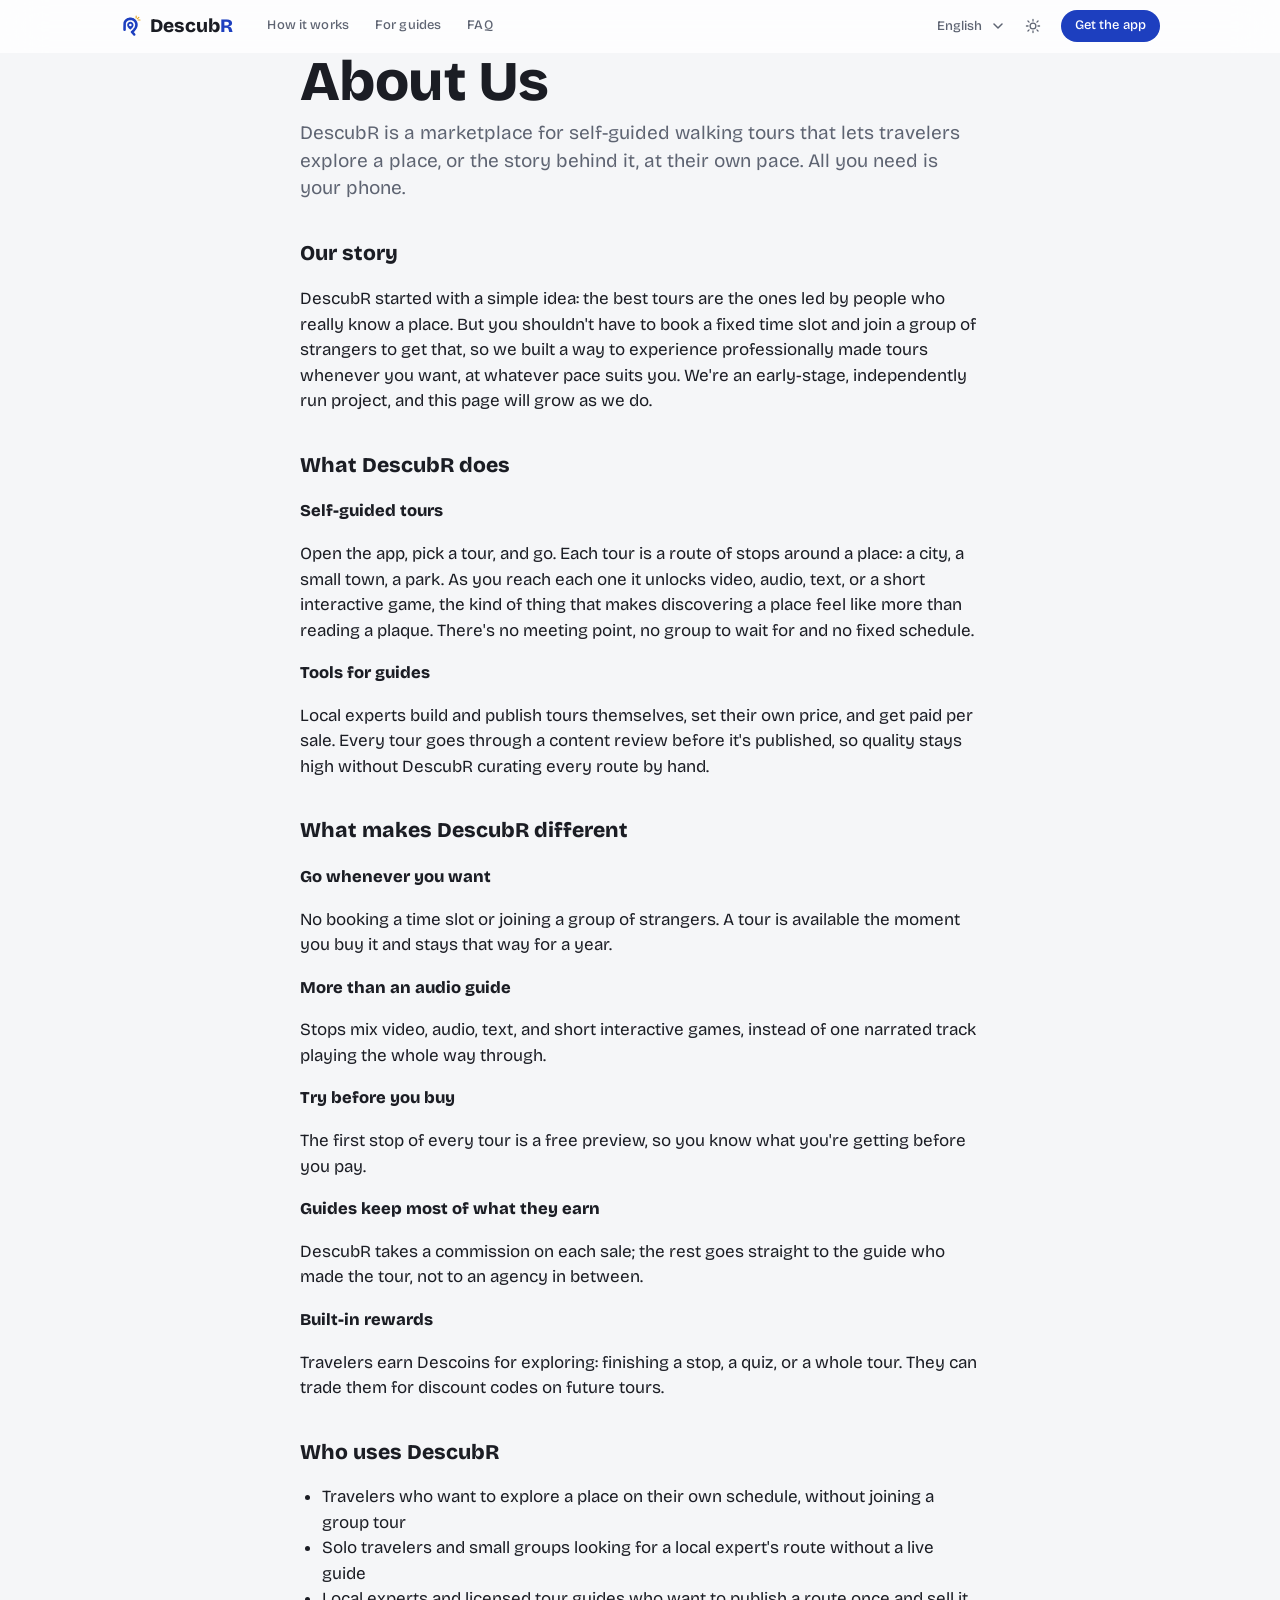
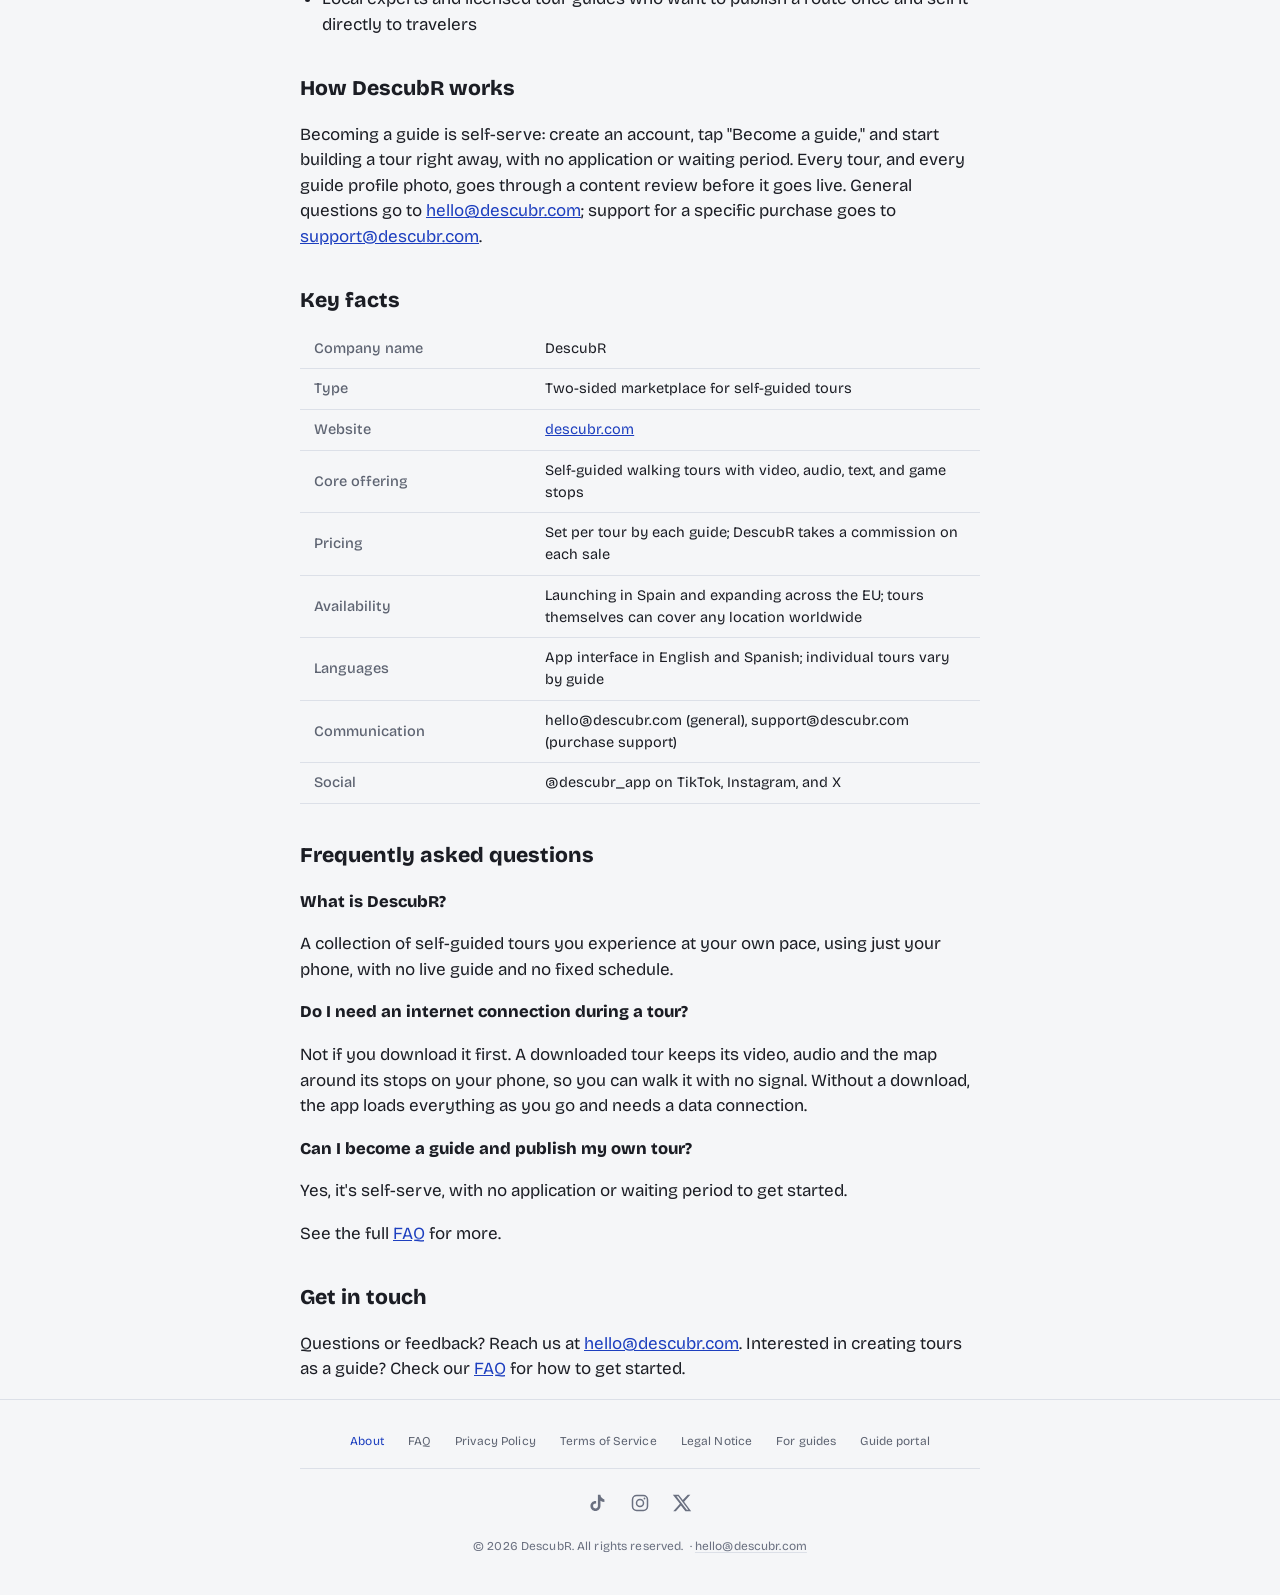
<file: about/index.html>
<!DOCTYPE html>
<html lang="en">
<head>
  <meta charset="utf-8">
  <meta name="viewport" content="width=device-width, initial-scale=1">
  <script>
    (function () {
      var saved = null;
      try { saved = localStorage.getItem('descubr-theme'); } catch (e) {}
      if (saved === 'light' || saved === 'dark') {
        document.documentElement.setAttribute('data-theme', saved);
      }
    })();
  </script>
  <title>About Us · DescubR</title>
  <meta name="description" content="The story behind DescubR and how our marketplace of local guides works.">
  <link rel="canonical" href="https://descubr.com/about/">
  <meta property="og:type" content="website">
  <meta property="og:site_name" content="DescubR">
  <meta property="og:title" content="About Us · DescubR">
  <meta property="og:description" content="The story behind DescubR and how our marketplace of local guides works.">
  <meta property="og:url" content="https://descubr.com/about/">
  <meta property="og:image" content="https://descubr.com/assets/og-image.png">
  <meta name="twitter:card" content="summary_large_image">
  <meta name="twitter:title" content="About Us · DescubR">
  <meta name="twitter:description" content="The story behind DescubR and how our marketplace of local guides works.">
  <meta name="twitter:image" content="https://descubr.com/assets/og-image.png">
  <link rel="icon" type="image/svg+xml" href="../assets/logo-mark.svg">
  <link rel="icon" type="image/png" sizes="192x192" href="../assets/favicon-192.png">
  <link rel="icon" href="/favicon.ico" sizes="48x48">
  <link rel="apple-touch-icon" href="../assets/favicon.png">
  <link rel="stylesheet" href="../assets/style.css?v=20261116">
</head>
<body>

  <header class="site-header">
    <div class="wrap">
      <a class="wordmark" href="../"><img src="../assets/logo-mark.svg" alt="" width="26" height="26" class="wordmark-icon"><span class="word">Descub<span class="r">R</span></span></a>
      <div class="site-nav">
        <nav class="site-nav-links">
          <a href="../#how-it-works"><span data-i18n="en">How it works</span><span data-i18n="es">Cómo funciona</span></a>
          <a href="../guides/"><span data-i18n="en">For guides</span><span data-i18n="es">Para guías</span></a>
          <a href="../faq/"><span data-i18n="en">FAQ</span><span data-i18n="es">Preguntas frecuentes</span></a>
        </nav>
        <div class="menu-wrap">
          <button class="menu-toggle" data-menu-toggle type="button" aria-expanded="false" aria-label="Menu">
            <svg viewBox="0 0 20 20" width="18" height="18" fill="none" stroke="currentColor" stroke-width="1.8" stroke-linecap="round" aria-hidden="true"><line x1="2" y1="5" x2="18" y2="5"/><line x1="2" y1="10" x2="18" y2="10"/><line x1="2" y1="15" x2="18" y2="15"/></svg>
          </button>
          <nav class="site-menu" data-menu hidden>
            <a href="../#how-it-works"><span data-i18n="en">How it works</span><span data-i18n="es">Cómo funciona</span></a>
            <a href="../guides/"><span data-i18n="en">For guides</span><span data-i18n="es">Para guías</span></a>
            <a href="../faq/"><span data-i18n="en">FAQ</span><span data-i18n="es">Preguntas frecuentes</span></a>
            <a href="../about/" class="active"><span data-i18n="en">About</span><span data-i18n="es">Sobre nosotros</span></a>
            <a href="../privacy/"><span data-i18n="en">Privacy Policy</span><span data-i18n="es">Política de privacidad</span></a>
            <a href="../terms/"><span data-i18n="en">Terms of Service</span><span data-i18n="es">Términos del servicio</span></a>
            <a href="../legal-notice/"><span data-i18n="en">Legal Notice</span><span data-i18n="es">Aviso legal</span></a>
          </nav>
        </div>
        <select class="lang-select" data-lang-select aria-label="Language / Idioma">
          <option value="en">English</option>
          <option value="es">Español</option>
        </select>
        <button class="theme-toggle" data-theme-toggle type="button" aria-label="Toggle dark mode"><svg class="icon-sun" viewBox="0 0 20 20" width="16" height="16" fill="none" stroke="currentColor" stroke-width="1.6" stroke-linecap="round" aria-hidden="true"><circle cx="10" cy="10" r="3.6"/><path d="M10 1.8v2M10 16.2v2M3.7 3.7l1.4 1.4M14.9 14.9l1.4 1.4M1.8 10h2M16.2 10h2M3.7 16.3l1.4-1.4M14.9 5.1l1.4-1.4"/></svg><svg class="icon-moon" viewBox="0 0 20 20" width="16" height="16" fill="none" stroke="currentColor" stroke-width="1.6" stroke-linecap="round" stroke-linejoin="round" aria-hidden="true"><path d="M17.2 12.4A7.2 7.2 0 1 1 7.6 2.8a5.6 5.6 0 0 0 9.6 9.6Z"/></svg></button>
        <a class="nav-cta" href="../#download"><span data-i18n="en">Get the app</span><span data-i18n="es">Descarga la app</span></a>
      </div>
    </div>
  </header>

  <main class="wrap">

    <!-- ================= ENGLISH ================= -->
    <div data-i18n="en">
      <h1>About Us</h1>
      <p class="lede">
        DescubR is a marketplace for self-guided walking tours that lets
        travelers explore a place, or the story behind it, at their own
        pace. All you need is your phone.
      </p>

      <h2>Our story</h2>
      <p>
        DescubR started with a simple idea: the best tours are the ones led
        by people who really know a place. But you shouldn't have to book a
        fixed time slot and join a group of strangers to get that, so we
        built a way to experience professionally made tours whenever you
        want, at whatever pace suits you. We're an early-stage, independently
        run project, and this page will grow as we do.
      </p>

      <h2>What DescubR does</h2>
      <h3>Self-guided tours</h3>
      <p>
        Open the app, pick a tour, and go. Each tour is a route of stops
        around a place: a city, a small town, a park. As you reach each one
        it unlocks video, audio, text, or a short interactive game, the kind
        of thing that makes discovering a place feel like more than reading
        a plaque. There's no meeting point, no group to wait for and no fixed schedule.
      </p>
      <h3>Tools for guides</h3>
      <p>
        Local experts build and publish tours themselves, set their own
        price, and get paid per sale. Every tour goes through a content
        review before it's published, so quality stays high without
        DescubR curating every route by hand.
      </p>

      <h2>What makes DescubR different</h2>
      <h3>Go whenever you want</h3>
      <p>
        No booking a time slot or joining a group of strangers. A tour is
        available the moment you buy it and stays that way for a year.
      </p>
      <h3>More than an audio guide</h3>
      <p>
        Stops mix video, audio, text, and short interactive games, instead
        of one narrated track playing the whole way through.
      </p>
      <h3>Try before you buy</h3>
      <p>
        The first stop of every tour is a free preview, so you know what
        you're getting before you pay.
      </p>
      <h3>Guides keep most of what they earn</h3>
      <p>
        DescubR takes a commission on each sale; the rest goes straight to
        the guide who made the tour, not to an agency in between.
      </p>
      <h3>Built-in rewards</h3>
      <p>
        Travelers earn Descoins for exploring: finishing a stop, a quiz, or
        a whole tour. They can trade them for discount codes on future
        tours.
      </p>

      <h2>Who uses DescubR</h2>
      <ul>
        <li>Travelers who want to explore a place on their own schedule, without joining a group tour</li>
        <li>Solo travelers and small groups looking for a local expert's route without a live guide</li>
        <li>Local experts and licensed tour guides who want to publish a route once and sell it directly to travelers</li>
      </ul>

      <h2>How DescubR works</h2>
      <p>
        Becoming a guide is self-serve: create an account, tap "Become a
        guide," and start building a tour right away, with no application
        or waiting period. Every tour, and every guide profile photo, goes
        through a content review before it goes live. General questions go
        to <a href="mailto:hello@descubr.com">hello@descubr.com</a>; support
        for a specific purchase goes to
        <a href="mailto:support@descubr.com">support@descubr.com</a>.
      </p>

      <h2>Key facts</h2>
      <table class="key-facts">
        <tbody>
          <tr><th>Company name</th><td>DescubR</td></tr>
          <tr><th>Type</th><td>Two-sided marketplace for self-guided tours</td></tr>
          <tr><th>Website</th><td><a href="https://descubr.com">descubr.com</a></td></tr>
          <tr><th>Core offering</th><td>Self-guided walking tours with video, audio, text, and game stops</td></tr>
          <tr><th>Pricing</th><td>Set per tour by each guide; DescubR takes a commission on each sale</td></tr>
          <tr><th>Availability</th><td>Launching in Spain and expanding across the EU; tours themselves can cover any location worldwide</td></tr>
          <tr><th>Languages</th><td>App interface in English and Spanish; individual tours vary by guide</td></tr>
          <tr><th>Communication</th><td>hello@descubr.com (general), support@descubr.com (purchase support)</td></tr>
          <tr><th>Social</th><td>@descubr_app on TikTok, Instagram, and X</td></tr>
        </tbody>
      </table>

      <h2>Frequently asked questions</h2>
      <h3>What is DescubR?</h3>
      <p>
        A collection of self-guided tours you experience at your own pace,
        using just your phone, with no live guide and no fixed schedule.
      </p>
      <h3>Do I need an internet connection during a tour?</h3>
      <p>
        Not if you download it first. A downloaded tour keeps its video, audio and the map around its stops on your phone, so you can walk it with no signal. Without a download, the app loads everything as you go and needs a data connection.
      </p>
      <h3>Can I become a guide and publish my own tour?</h3>
      <p>
        Yes, it's self-serve, with no application or waiting period to get
        started.
      </p>
      <p>See the full <a href="../faq/">FAQ</a> for more.</p>

      <h2>Get in touch</h2>
      <p>
        Questions or feedback? Reach us at
        <a href="mailto:hello@descubr.com">hello@descubr.com</a>.
        Interested in creating tours as a guide? Check our
        <a href="../faq/">FAQ</a> for how to get started.
      </p>
    </div>

    <!-- ================= ESPAÑOL ================= -->
    <div data-i18n="es">
      <h1>Sobre nosotros</h1>
      <p class="lede">
        DescubR es un marketplace de tours autoguiados que te deja explorar
        un lugar, o la historia que esconde, a tu propio ritmo. Todo lo que
        necesitas es tu teléfono.
      </p>

      <h2>Nuestra historia</h2>
      <p>
        DescubR nació de una idea sencilla: los mejores tours son los que
        guían personas que realmente conocen un lugar, pero eso no debería
        significar reservar un horario fijo y unirte a un grupo de gente desconocida. Por eso creamos una forma de disfrutar tours creados
        por profesionales cuando quieras, al ritmo que te convenga. Somos un
        proyecto independiente en una etapa temprana, y esta página crecerá a
        medida que lo hagamos nosotros.
      </p>

      <h2>Qué hace DescubR</h2>
      <h3>Tours autoguiados</h3>
      <p>
        Abre la app, elige un tour y listo. Cada tour es una ruta de paradas
        por un lugar: una ciudad, un pueblo, un parque. Al llegar a cada una
        se desbloquea vídeo, audio, texto o un breve juego interactivo,
        pensado para que descubrir un lugar sea algo más que leer una placa.
        No hay punto de encuentro, ni grupo al que esperar, ni horario fijo.
      </p>
      <h3>Herramientas para guías</h3>
      <p>
        Quienes conocen bien un lugar crean y publican sus propios tours, fijan su precio y cobran por cada venta. Cada tour pasa por una revisión de
        contenido antes de publicarse, para mantener la calidad sin que
        DescubR tenga que curar cada ruta a mano.
      </p>

      <h2>Qué hace diferente a DescubR</h2>
      <h3>Ve cuando quieras</h3>
      <p>
        Sin reservar un horario ni unirte a un grupo de gente desconocida. Un
        tour está disponible en cuanto lo compras y sigue estándolo durante
        un año.
      </p>
      <h3>Más que una audioguía</h3>
      <p>
        Las paradas combinan vídeo, audio, texto y breves juegos
        interactivos, en lugar de una sola pista narrada de principio a fin.
      </p>
      <h3>Pruébalo antes de comprar</h3>
      <p>
        La primera parada de cada tour es una vista previa gratuita, para
        que sepas qué vas a comprar antes de pagar.
      </p>
      <h3>Cada guía se queda la mayor parte de lo que gana</h3>
      <p>
        DescubR cobra una comisión por cada venta; el resto va directo a quien creó el tour, sin una agencia de por medio.
      </p>
      <h3>Recompensas integradas</h3>
      <p>
        Quien explora gana Descoins: completar una parada, una
        pregunta o un tour entero. Pueden cambiarlos por códigos de
        descuento en próximos tours.
      </p>

      <h2>Quién usa DescubR</h2>
      <ul>
        <li>Gente que quiere explorar un lugar a su propio ritmo, sin unirse a un tour en grupo</li>
        <li>Quienes viajan solos o en grupos pequeños y buscan la ruta de alguien que conoce el lugar, sin guía en directo</li>
        <li>Guías de turismo con licencia y gente que conoce a fondo su zona, que quieren publicar una ruta una vez y venderla directamente</li>
      </ul>

      <h2>Cómo funciona DescubR</h2>
      <p>
        Puedes hacerte guía por tu cuenta: crea una cuenta, toca "Conviértete en
        guía" y empieza a crear un tour al momento, sin solicitud ni
        periodo de espera. Cada tour, y cada foto de perfil de guía, pasa
        por una revisión de contenido antes de publicarse. Las preguntas
        generales van a
        <a href="mailto:hello@descubr.com">hello@descubr.com</a>; el soporte
        sobre una compra concreta va a
        <a href="mailto:support@descubr.com">support@descubr.com</a>.
      </p>

      <h2>Datos clave</h2>
      <table class="key-facts">
        <tbody>
          <tr><th>Nombre</th><td>DescubR</td></tr>
          <tr><th>Tipo</th><td>Marketplace de dos lados para tours autoguiados</td></tr>
          <tr><th>Web</th><td><a href="https://descubr.com">descubr.com</a></td></tr>
          <tr><th>Oferta principal</th><td>Tours autoguiados con paradas de vídeo, audio, texto y juego</td></tr>
          <tr><th>Precios</th><td>Los fija cada guía por tour; DescubR cobra una comisión por venta</td></tr>
          <tr><th>Disponibilidad</th><td>Lanzamos en España y ampliamos por la UE; los tours en sí pueden ser de cualquier lugar del mundo</td></tr>
          <tr><th>Idiomas</th><td>Interfaz de la app en inglés y español; el de cada tour lo elige su guía</td></tr>
          <tr><th>Contacto</th><td>hello@descubr.com (general), support@descubr.com (soporte de compras)</td></tr>
          <tr><th>Redes</th><td>@descubr_app en TikTok, Instagram y X</td></tr>
        </tbody>
      </table>

      <h2>Preguntas frecuentes</h2>
      <h3>¿Qué es DescubR?</h3>
      <p>
        Una colección de tours autoguiados que vives a tu propio ritmo,
        usando solo tu teléfono, sin guía en directo y sin horario fijo.
      </p>
      <h3>¿Necesito conexión a internet durante el tour?</h3>
      <p>
        No, si lo descargas antes. Un tour descargado guarda en tu teléfono su vídeo, su audio y el mapa de la zona de sus paradas, así que puedes recorrerlo sin cobertura. Sin descargarlo, la app lo carga todo sobre la marcha y necesitas conexión de datos.
      </p>
      <h3>¿Puedo ser guía y publicar mi propio tour?</h3>
      <p>
        Sí, por tu cuenta, sin solicitud ni periodo de espera para empezar.
      </p>
      <p>Consulta las <a href="../faq/">preguntas frecuentes</a> completas para saber más.</p>

      <h2>Contacto</h2>
      <p>
        ¿Preguntas o comentarios? Escríbenos a
        <a href="mailto:hello@descubr.com">hello@descubr.com</a>.
        ¿Te interesa crear tours como guía? Consulta nuestras
        <a href="../faq/">preguntas frecuentes</a> para saber cómo empezar.
      </p>
    </div>

  </main>

  <footer class="site-footer">
    <div class="wrap">
      <nav class="footer-nav">
        <a href="../about/" class="active"><span data-i18n="en">About</span><span data-i18n="es">Sobre nosotros</span></a>
        <a href="../faq/"><span data-i18n="en">FAQ</span><span data-i18n="es">Preguntas frecuentes</span></a>
        <a href="../privacy/"><span data-i18n="en">Privacy Policy</span><span data-i18n="es">Política de privacidad</span></a>
        <a href="../terms/"><span data-i18n="en">Terms of Service</span><span data-i18n="es">Términos del servicio</span></a>
        <a href="../legal-notice/"><span data-i18n="en">Legal Notice</span><span data-i18n="es">Aviso legal</span></a>
        <a href="../guides/"><span data-i18n="en">For guides</span><span data-i18n="es">Para guías</span></a>
        <a href="https://guide.descubr.com" target="_blank" rel="noopener"><span data-i18n="en">Guide portal</span><span data-i18n="es">Portal de guías</span></a>
      </nav>
      <div class="social-links">
        <a href="https://www.tiktok.com/@descubr_app" target="_blank" rel="noopener" aria-label="TikTok"><svg viewBox="0 0 24 24" width="20" height="20" fill="currentColor" aria-hidden="true"><path d="M16.6 5.82c-1.02-.88-1.66-2.17-1.66-3.6h-3.06v13.44c0 1.62-1.32 2.94-2.94 2.94a2.94 2.94 0 0 1 0-5.88c.28 0 .55.04.8.11V9.72a6.02 6.02 0 0 0-.8-.06c-3.32 0-6 2.68-6 6s2.68 6 6 6 6-2.68 6-6V9.2a8.16 8.16 0 0 0 4.76 1.53V7.67a4.85 4.85 0 0 1-3.1-1.85z"/></svg></a>
        <a href="https://www.instagram.com/descubr_app/" target="_blank" rel="noopener" aria-label="Instagram"><svg viewBox="0 0 24 24" width="20" height="20" fill="none" stroke="currentColor" stroke-width="1.8" aria-hidden="true"><rect x="3" y="3" width="18" height="18" rx="5"/><circle cx="12" cy="12" r="4.2"/><circle cx="17.4" cy="6.6" r="1.1" fill="currentColor" stroke="none"/></svg></a>
        <a href="https://x.com/descubr_app" target="_blank" rel="noopener" aria-label="X"><svg viewBox="0 0 24 24" width="20" height="20" fill="currentColor" aria-hidden="true"><path d="M18.9 2H22l-7.5 8.57L23 22h-6.9l-5.4-7.06L4.6 22H1.5l8.02-9.17L1 2h7.06l4.88 6.46L18.9 2zm-1.2 18h1.9L7.4 3.9H5.36L17.7 20z"/></svg></a>
      </div>
      <p class="footer-copy">
        <span data-i18n="en">&copy; 2026 DescubR. All rights reserved.</span>
        <span data-i18n="es">&copy; 2026 DescubR. Todos los derechos reservados.</span>
        &nbsp;&middot;&nbsp;<a href="mailto:hello@descubr.com">hello@descubr.com</a>
      </p>
    </div>
  </footer>

  <script src="../assets/lang.js?v=20261105"></script>
  <script src="../assets/menu.js"></script>
  <script src="../assets/theme.js?v=20261106"></script>
</body>
</html>
</file>
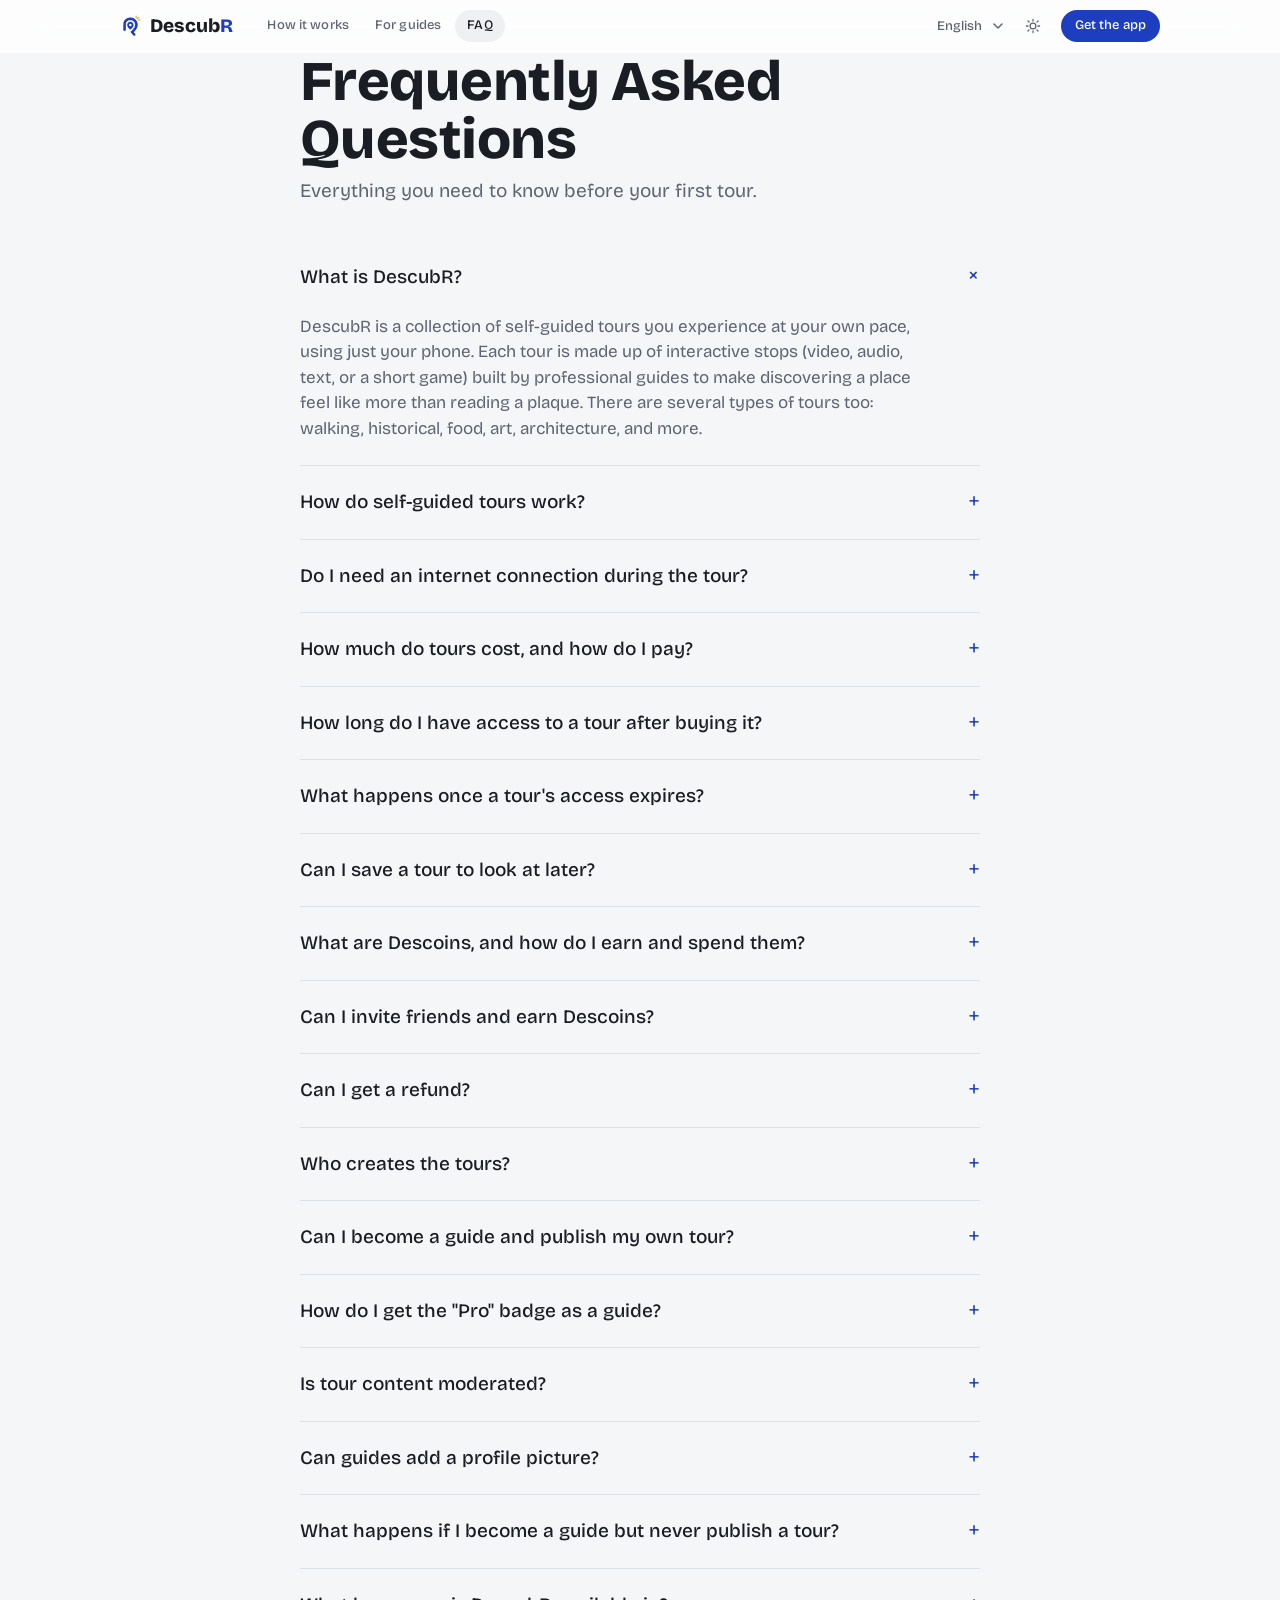
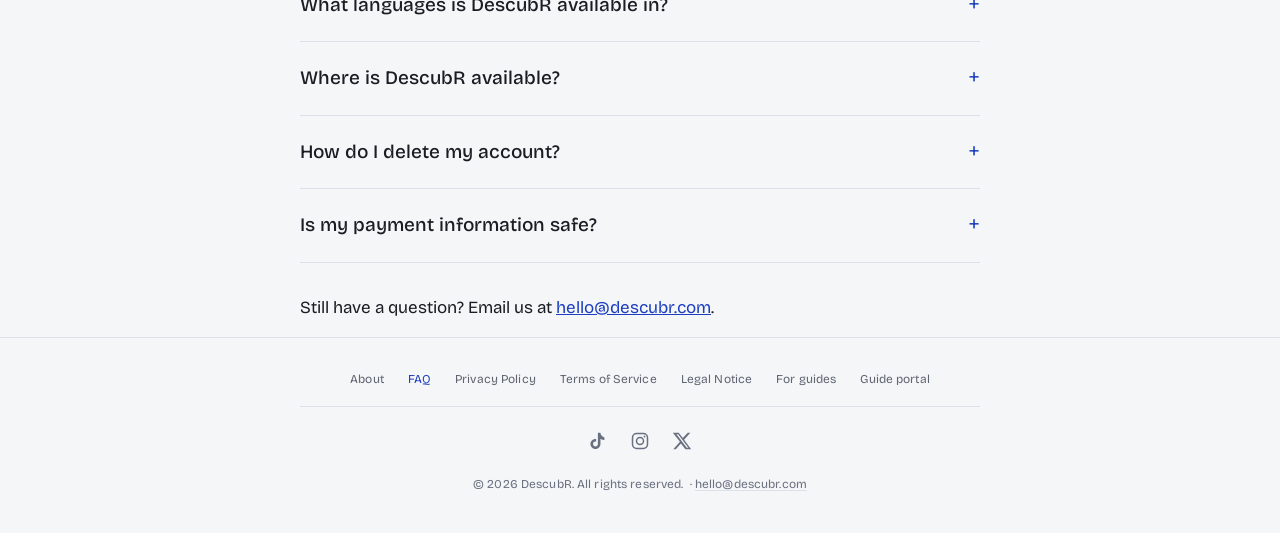
<file: faq/index.html>
<!DOCTYPE html>
<html lang="en">
<head>
  <meta charset="utf-8">
  <meta name="viewport" content="width=device-width, initial-scale=1">
  <script>
    (function () {
      var saved = null;
      try { saved = localStorage.getItem('descubr-theme'); } catch (e) {}
      if (saved === 'light' || saved === 'dark') {
        document.documentElement.setAttribute('data-theme', saved);
      }
    })();
  </script>
  <title>FAQ · DescubR</title>
  <meta name="description" content="Frequently asked questions about DescubR tours, payments, guides and accounts.">
  <link rel="canonical" href="https://descubr.com/faq/">
  <meta property="og:type" content="website">
  <meta property="og:site_name" content="DescubR">
  <meta property="og:title" content="FAQ · DescubR">
  <meta property="og:description" content="Frequently asked questions about DescubR tours, payments, guides and accounts.">
  <meta property="og:url" content="https://descubr.com/faq/">
  <meta property="og:image" content="https://descubr.com/assets/og-image.png">
  <meta name="twitter:card" content="summary_large_image">
  <meta name="twitter:title" content="FAQ · DescubR">
  <meta name="twitter:description" content="Frequently asked questions about DescubR tours, payments, guides and accounts.">
  <meta name="twitter:image" content="https://descubr.com/assets/og-image.png">
  <link rel="icon" type="image/svg+xml" href="../assets/logo-mark.svg">
  <link rel="icon" type="image/png" sizes="192x192" href="../assets/favicon-192.png">
  <link rel="icon" href="/favicon.ico" sizes="48x48">
  <link rel="apple-touch-icon" href="../assets/favicon.png">
  <link rel="stylesheet" href="../assets/style.css?v=20261116">
</head>
<body>

  <header class="site-header">
    <div class="wrap">
      <a class="wordmark" href="../"><img src="../assets/logo-mark.svg" alt="" width="26" height="26" class="wordmark-icon"><span class="word">Descub<span class="r">R</span></span></a>
      <div class="site-nav">
        <nav class="site-nav-links">
          <a href="../#how-it-works"><span data-i18n="en">How it works</span><span data-i18n="es">Cómo funciona</span></a>
          <a href="../guides/"><span data-i18n="en">For guides</span><span data-i18n="es">Para guías</span></a>
          <a href="../faq/" class="active"><span data-i18n="en">FAQ</span><span data-i18n="es">Preguntas frecuentes</span></a>
        </nav>
        <div class="menu-wrap">
          <button class="menu-toggle" data-menu-toggle type="button" aria-expanded="false" aria-label="Menu">
            <svg viewBox="0 0 20 20" width="18" height="18" fill="none" stroke="currentColor" stroke-width="1.8" stroke-linecap="round" aria-hidden="true"><line x1="2" y1="5" x2="18" y2="5"/><line x1="2" y1="10" x2="18" y2="10"/><line x1="2" y1="15" x2="18" y2="15"/></svg>
          </button>
          <nav class="site-menu" data-menu hidden>
            <a href="../#how-it-works"><span data-i18n="en">How it works</span><span data-i18n="es">Cómo funciona</span></a>
            <a href="../guides/"><span data-i18n="en">For guides</span><span data-i18n="es">Para guías</span></a>
            <a href="../faq/" class="active"><span data-i18n="en">FAQ</span><span data-i18n="es">Preguntas frecuentes</span></a>
            <a href="../about/"><span data-i18n="en">About</span><span data-i18n="es">Sobre nosotros</span></a>
            <a href="../privacy/"><span data-i18n="en">Privacy Policy</span><span data-i18n="es">Política de privacidad</span></a>
            <a href="../terms/"><span data-i18n="en">Terms of Service</span><span data-i18n="es">Términos del servicio</span></a>
            <a href="../legal-notice/"><span data-i18n="en">Legal Notice</span><span data-i18n="es">Aviso legal</span></a>
          </nav>
        </div>
        <select class="lang-select" data-lang-select aria-label="Language / Idioma">
          <option value="en">English</option>
          <option value="es">Español</option>
        </select>
        <button class="theme-toggle" data-theme-toggle type="button" aria-label="Toggle dark mode"><svg class="icon-sun" viewBox="0 0 20 20" width="16" height="16" fill="none" stroke="currentColor" stroke-width="1.6" stroke-linecap="round" aria-hidden="true"><circle cx="10" cy="10" r="3.6"/><path d="M10 1.8v2M10 16.2v2M3.7 3.7l1.4 1.4M14.9 14.9l1.4 1.4M1.8 10h2M16.2 10h2M3.7 16.3l1.4-1.4M14.9 5.1l1.4-1.4"/></svg><svg class="icon-moon" viewBox="0 0 20 20" width="16" height="16" fill="none" stroke="currentColor" stroke-width="1.6" stroke-linecap="round" stroke-linejoin="round" aria-hidden="true"><path d="M17.2 12.4A7.2 7.2 0 1 1 7.6 2.8a5.6 5.6 0 0 0 9.6 9.6Z"/></svg></button>
        <a class="nav-cta" href="../#download"><span data-i18n="en">Get the app</span><span data-i18n="es">Descarga la app</span></a>
      </div>
    </div>
  </header>

  <main class="wrap">

    <!-- ================= ENGLISH ================= -->
    <div data-i18n="en">
      <h1>Frequently Asked Questions</h1>
      <p class="lede">Everything you need to know before your first tour.</p>

      <details class="faq-item" open>
        <summary>What is DescubR?</summary>
        <p>DescubR is a collection of self-guided tours you experience at
          your own pace, using just your phone. Each tour is made up of
          interactive stops (video, audio, text, or a short game) built by
          professional guides to make discovering a place feel like more
          than reading a plaque. There are several types of tours too:
          walking, historical, food, art, architecture, and more.</p>
      </details>

      <details class="faq-item">
        <summary>How do self-guided tours work?</summary>
        <p>Each tour is a sequence of stops shown on a map. As you reach a
          stop, it unlocks: depending on the stop, that might be a video to
          watch, audio to listen to, text to read, or a short interactive
          game or quiz. There's no live guide and no fixed schedule: you start the tour whenever you want.</p>
      </details>

      <details class="faq-item">
        <summary>Do I need an internet connection during the tour?</summary>
        <p>Not if you download it first. A downloaded tour keeps its video, audio and the map around its stops on your phone, so you can walk it with no signal. Without a download, the app loads everything as you go and needs a data connection.</p>
      </details>

      <details class="faq-item">
        <summary>How much do tours cost, and how do I pay?</summary>
        <p>Each guide sets their own price in their own currency. You can
          switch the currency shown in the app to see an approximate
          estimate in your currency, but you'll actually be charged in the
          currency the guide set. Payments are processed securely through
          Stripe, and DescubR never sees or stores your full card details.</p>
      </details>

      <details class="faq-item">
        <summary>How long do I have access to a tour after buying it?</summary>
        <p>Once purchased, a tour is available in your account for 365 days.</p>
      </details>

      <details class="faq-item">
        <summary>What happens once a tour's access expires?</summary>
        <p>It moves to an "Expired" section at the bottom of My Tours in the
          app, so you can still see what you bought. You just won't be able
          to open it anymore. If something there doesn't look right, use the
          contact link shown in that section, or email us at
          <a href="mailto:support@descubr.com">support@descubr.com</a>.</p>
      </details>

      <details class="faq-item">
        <summary>Can I save a tour to look at later?</summary>
        <p>Yes, tap the heart icon on any tour, whether you're browsing or
          already looking at its details, to add it to your favorites.
          Everything you've saved shows up under the Favorites tab in My
          Tours, right alongside the tours you've purchased.</p>
      </details>

      <details class="faq-item">
        <summary>What are Descoins, and how do I earn and spend them?</summary>
        <p>Descoins are DescubR's in-app rewards. You earn them automatically
          as you explore: completing a stop for the first time, answering a
          quiz correctly, finishing a whole tour, leaving a review, or buying
          your first tour in a new city or category. Buying a tour adds
          Descoins too, and bigger trips add up faster. Check your balance
          anytime from Profile, and head to the Marketplace
          tab to exchange Descoins for a discount code you can apply at
          checkout on your next tour. Bigger discounts cost more Descoins,
          and the largest ones have a cooldown between redemptions.</p>
      </details>

      <details class="faq-item">
        <summary>Can I invite friends and earn Descoins?</summary>
        <p>Yes, open Profile → Invite friends to get your personal referral
          code and share it. When a friend enters your code while signing
          up and goes on to complete their first purchase, you both earn
          Descoins. Nothing is credited just for inviting someone or for
          them creating an account: the reward only unlocks once they
          actually buy a tour.</p>
      </details>

      <details class="faq-item">
        <summary>Can I get a refund?</summary>
        <p>A tour is digital content that's delivered immediately once you
          pay. You even get a free preview of the first stop before
          buying. Because of that, checkout asks you to confirm you want
          immediate access, which waives the standard 14-day withdrawal
          right for that purchase, the same way it works for other
          instant-access digital products. If a tour is technically broken
          or you were charged in error, contact us at
          <a href="mailto:support@descubr.com">support@descubr.com</a> and we'll
          sort it out case by case.</p>
      </details>

      <details class="faq-item">
        <summary>Who creates the tours?</summary>
        <p>Professional guides, from anywhere in the world. A guide doesn't
          need to live in the place they publish a tour for, as long as they
          know it well, and travelers from anywhere can find and buy it.
          Tours from guides marked "Pro" come from guides who've been
          verified by our team as accredited professional tour guides.</p>
      </details>

      <details class="faq-item">
        <summary>Can I become a guide and publish my own tour?</summary>
        <p>Yes, it's self-serve. Create an account, open Profile, and tap
          "Become a guide." You can start building a tour right away, with
          no application or waiting period to get set up. Guides accept an
          additional set of <a href="../guide-terms/">Guide Terms</a>
          covering things like content review and account activity.</p>
      </details>

      <details class="faq-item">
        <summary>How do I get the "Pro" badge as a guide?</summary>
        <p>From your guide dashboard, tap "Apply for Pro" and submit your
          license or accreditation details along with a supporting
          document. Our team reviews the application, and once approved,
          the Pro badge appears on your profile and your tours.</p>
      </details>

      <details class="faq-item">
        <summary>Is tour content moderated?</summary>
        <p>Yes. Every tour goes through a content review before it's
          published, checking the accuracy of what's explained, the quality
          of the content, and that it follows appropriate use of the
          platform. You can also report a tour or a stop directly from the
          app if something looks wrong once it's live.</p>
      </details>

      <details class="faq-item">
        <summary>Can guides add a profile picture?</summary>
        <p>Yes, guides can upload a profile picture from their profile
          settings. Like tour content, a new photo goes through a quick
          review before it appears publicly, to keep guide profiles
          trustworthy.</p>
      </details>

      <details class="faq-item">
        <summary>What happens if I become a guide but never publish a tour?</summary>
        <p>If a guide account has no published tour and no other activity
          (like editing a draft or submitting one for review) for 60 days,
          it reverts to a regular user account and any draft tours are
          removed. You'll get a heads-up by email about a week before that
          happens. Publishing at least one tour, or simply staying active
          while you build one, keeps a guide account active indefinitely.</p>
      </details>

      <details class="faq-item">
        <summary>What languages is DescubR available in?</summary>
        <p>The app interface is currently available in English and Spanish.
          Individual tours may be narrated in a different language than the
          app itself, so check the tour's language before buying.</p>
      </details>

      <details class="faq-item">
        <summary>Where is DescubR available?</summary>
        <p>We're launching in Spain and rolling out across the EU, with
          plans to expand further as we grow. Tours themselves aren't
          limited by that, though: guides can publish a tour for any place
          in the world, whether that's a city, a small town, or a park. If you
          land somewhere and want to check for anything nearby, open the map
          in the app to see tours close to you.</p>
      </details>

      <details class="faq-item" data-anchor="delete-account">
        <summary>How do I delete my account?</summary>
        <p>Go to Profile → Delete Account in the app. This permanently removes
          your account, including your Descoins balance and any unused
          discount codes; see our <a href="../privacy/">Privacy Policy</a> for
          what happens to your data afterward.</p>
        <p>No longer have the app? Email <a href="mailto:hello@descubr.com">hello@descubr.com</a>
          from the address you signed up with and ask us to delete your account, or only
          some of your data (such as your reviews or profile picture). We'll confirm by
          email and do it within 30 days.</p>
      </details>

      <details class="faq-item">
        <summary>Is my payment information safe?</summary>
        <p>Yes. Card payments are handled entirely by Stripe, a PCI-compliant
          payment processor, and DescubR's servers never store your full card
          number.</p>
      </details>

      <p style="margin-top:32px;">
        Still have a question? Email us at
        <a href="mailto:hello@descubr.com">hello@descubr.com</a>.
      </p>
    </div>

    <!-- ================= ESPAÑOL ================= -->
    <div data-i18n="es">
      <h1>Preguntas frecuentes</h1>
      <p class="lede">Todo lo que necesitas saber antes de tu primer tour.</p>

      <details class="faq-item" open>
        <summary>¿Qué es DescubR?</summary>
        <p>DescubR es una colección de tours autoguiados que vives a tu
          propio ritmo, usando solo tu teléfono. Cada tour está formado por
          paradas interactivas (vídeo, audio, texto o un breve juego)
          creadas por guías profesionales para que descubrir un lugar sea
          algo más que leer una placa. También hay distintos tipos de tour:
          a pie, históricos, gastronómicos, de arte, de arquitectura y más.</p>
      </details>

      <details class="faq-item">
        <summary>¿Cómo funcionan los tours autoguiados?</summary>
        <p>Cada tour es una secuencia de paradas que se muestran en un mapa.
          Al llegar a una parada, esta se desbloquea: según la parada, puede
          ser un vídeo para ver, audio para escuchar, texto para leer, o un
          breve juego o pregunta interactiva. No hay guía en directo ni horario fijo: empiezas el tour cuando quieras.</p>
      </details>

      <details class="faq-item">
        <summary>¿Necesito conexión a internet durante el tour?</summary>
        <p>No, si lo descargas antes. Un tour descargado guarda en tu teléfono su vídeo, su audio y el mapa de la zona de sus paradas, así que puedes recorrerlo sin cobertura. Sin descargarlo, la app lo carga todo sobre la marcha y necesitas conexión de datos.</p>
      </details>

      <details class="faq-item">
        <summary>¿Cuánto cuestan los tours y cómo pago?</summary>
        <p>Cada guía fija su propio precio en su propia moneda. Puedes
          cambiar la moneda que se muestra en la app para ver una estimación
          aproximada en tu moneda, pero se te cobrará en la moneda que haya fijado su guía. Los pagos se procesan de forma segura a través de
          Stripe, y DescubR nunca ve ni almacena los datos completos de tu
          tarjeta.</p>
      </details>

      <details class="faq-item">
        <summary>¿Cuánto tiempo tengo acceso a un tour después de comprarlo?</summary>
        <p>Una vez comprado, el tour está disponible en tu cuenta durante 365
          días.</p>
      </details>

      <details class="faq-item">
        <summary>¿Qué pasa cuando caduca el acceso a un tour?</summary>
        <p>Pasa a una sección "Caducados" al final de Mis Tours en la app,
          para que sigas viendo lo que compraste. Simplemente ya no podrás
          abrirlo. Si algo ahí no tiene sentido, usa el enlace de contacto de
          esa sección o escríbenos a
          <a href="mailto:support@descubr.com">support@descubr.com</a>.</p>
      </details>

      <details class="faq-item">
        <summary>¿Puedo guardar un tour para verlo más tarde?</summary>
        <p>Sí, toca el icono del corazón en cualquier tour, ya sea mientras
          exploras o mientras ves su detalle, para añadirlo a tus favoritos.
          Todo lo que guardes aparece en la pestaña Favoritos de Mis Tours,
          junto a los tours que has comprado.</p>
      </details>

      <details class="faq-item">
        <summary>¿Qué son los Descoins y cómo los gano y los gasto?</summary>
        <p>Los Descoins son las recompensas dentro de la app de DescubR. Los
          ganas automáticamente mientras exploras: al completar una parada
          por primera vez, responder bien una pregunta, terminar un tour
          entero, dejar una reseña, o comprar tu primer tour en una ciudad o
          categoría nueva. Comprar un tour también suma Descoins, y los
          viajes más grandes suman más. Consulta tu saldo cuando quieras
          desde tu perfil, y ve a la pestaña Marketplace para
          cambiar Descoins por un código de descuento que puedes aplicar al
          pagar tu próximo tour. Los descuentos más grandes cuestan más
          Descoins, y los mayores tienen un periodo de espera entre
          canjes.</p>
      </details>

      <details class="faq-item">
        <summary>¿Puedo invitar a amigos y ganar Descoins?</summary>
        <p>Sí, abre Perfil → Invita a tus amigos para conseguir tu código
          de referido personal y compartirlo. Cuando alguien introduce tu código al registrarse y completa su primera compra, ganáis Descoins tanto tú como esa persona. No se abona nada solo por invitar a alguien ni
          por que se cree una cuenta: la recompensa solo se desbloquea
          cuando esa persona compra realmente un tour.</p>
      </details>

      <details class="faq-item">
        <summary>¿Puedo pedir un reembolso?</summary>
        <p>Un tour es contenido digital que se entrega de forma inmediata en
          cuanto pagas. De hecho, tienes una vista previa gratuita de la
          primera parada antes de comprar. Por eso, al pagar te pedimos que
          confirmes que quieres acceso inmediato, lo que renuncia al derecho
          de desistimiento de 14 días habitual para esa compra, igual que
          ocurre con otros productos digitales de acceso instantáneo. Si un
          tour tiene un fallo técnico o se te cobró por error, escríbenos a
          <a href="mailto:support@descubr.com">support@descubr.com</a> y lo
          resolvemos caso por caso.</p>
      </details>

      <details class="faq-item">
        <summary>¿Quién crea los tours?</summary>
        <p>Guías profesionales de cualquier parte del mundo. No hace falta vivir en el lugar para publicar un tour sobre él, basta con conocerlo bien, y cualquiera, venga de donde venga, puede encontrarlo y comprarlo. Los tours con la marca "Pro" son de guías cuya acreditación oficial de guía de turismo ha comprobado nuestro equipo.</p>
      </details>

      <details class="faq-item">
        <summary>¿Puedo ser guía y publicar mi propio tour?</summary>
        <p>Sí, puedes hacerlo por tu cuenta. Crea una cuenta, abre tu perfil y
          toca "Conviértete en guía". Puedes empezar a crear un tour al
          momento, sin solicitud ni periodo de espera para darte de alta.
          Quien se hace guía acepta además unos
          <a href="../guide-terms/">Términos para guías</a> que
          cubren aspectos como la revisión de contenido y la actividad de
          la cuenta.</p>
      </details>

      <details class="faq-item">
        <summary>¿Cómo consigo la insignia "Pro" como guía?</summary>
        <p>Desde tu panel de guía, toca "Solicitar Pro" y envía tus datos de
          licencia o acreditación junto con un documento justificativo.
          Nuestro equipo revisa la solicitud y, una vez aprobada, la
          insignia Pro aparece en tu perfil y en tus tours.</p>
      </details>

      <details class="faq-item">
        <summary>¿Se modera el contenido de los tours?</summary>
        <p>Sí. Cada tour pasa por una revisión de contenido antes de
          publicarse, que comprueba la veracidad de las explicaciones, la
          calidad del contenido y que se ajusta a un uso adecuado de la
          plataforma. También puedes reportar un tour o una parada
          directamente desde la app si algo no parece correcto una vez
          publicado.</p>
      </details>

      <details class="faq-item">
        <summary>¿Pueden los guías añadir una foto de perfil?</summary>
        <p>Sí, cada guía puede subir una foto desde los ajustes de su perfil. Igual que el contenido de los tours, una foto nueva
          pasa por una breve revisión antes de aparecer públicamente, para
          mantener la confianza en los perfiles de guía.</p>
      </details>

      <details class="faq-item">
        <summary>¿Qué pasa si me hago guía pero nunca publico un tour?</summary>
        <p>Si una cuenta de guía no tiene ningún tour publicado ni ninguna
          otra actividad (como editar un borrador o enviarlo a revisión)
          durante 60 días, vuelve a ser una cuenta de usuario normal y se
          eliminan los borradores de tour. Te avisaremos por email
          aproximadamente una semana antes de que ocurra. Publicar al menos
          un tour, o seguir con actividad mientras lo creas,
          mantiene la cuenta de guía activa indefinidamente.</p>
      </details>

      <details class="faq-item">
        <summary>¿En qué idiomas está disponible DescubR?</summary>
        <p>La interfaz de la app está disponible actualmente en inglés y
          español. Cada tour puede estar narrado en un idioma distinto al de
          la app, así que revisa el idioma del tour antes de comprarlo.</p>
      </details>

      <details class="faq-item">
        <summary>¿Dónde está disponible DescubR?</summary>
        <p>Empezamos en España y nos iremos ampliando por la UE, con planes de llegar más lejos a medida que crezcamos. Los tours en sí no
          están limitados por eso: los guías pueden publicar un tour de
          cualquier lugar del mundo, ya sea una ciudad, un pueblo o un parque.
          Si llegas a un sitio nuevo y quieres ver qué hay cerca, abre el mapa
          en la app para ver los tours próximos a ti.</p>
      </details>

      <details class="faq-item" data-anchor="delete-account">
        <summary>¿Cómo elimino mi cuenta?</summary>
        <p>Ve a Perfil → Eliminar cuenta en la app. Esto elimina tu cuenta de
          forma permanente, incluido tu saldo de Descoins y cualquier código
          de descuento sin usar; consulta nuestra
          <a href="../privacy/">Política de privacidad</a> para saber qué ocurre
          con tus datos después.</p>
        <p>¿Ya no tienes la app? Escribe a <a href="mailto:hello@descubr.com">hello@descubr.com</a>
          desde el correo con el que te registraste y pídenos que eliminemos tu cuenta, o solo
          parte de tus datos (como tus reseñas o tu foto de perfil). Te lo confirmaremos por
          correo y lo haremos en un plazo de 30 días.</p>
      </details>

      <details class="faq-item">
        <summary>¿Está segura mi información de pago?</summary>
        <p>Sí. Los pagos con tarjeta los gestiona íntegramente Stripe, un
          procesador de pagos conforme a PCI, y los servidores de DescubR nunca
          almacenan el número completo de tu tarjeta.</p>
      </details>

      <p style="margin-top:32px;">
        ¿Sigues teniendo dudas? Escríbenos a
        <a href="mailto:hello@descubr.com">hello@descubr.com</a>.
      </p>
    </div>

  </main>

  <footer class="site-footer">
    <div class="wrap">
      <nav class="footer-nav">
        <a href="../about/"><span data-i18n="en">About</span><span data-i18n="es">Sobre nosotros</span></a>
        <a href="../faq/" class="active"><span data-i18n="en">FAQ</span><span data-i18n="es">Preguntas frecuentes</span></a>
        <a href="../privacy/"><span data-i18n="en">Privacy Policy</span><span data-i18n="es">Política de privacidad</span></a>
        <a href="../terms/"><span data-i18n="en">Terms of Service</span><span data-i18n="es">Términos del servicio</span></a>
        <a href="../legal-notice/"><span data-i18n="en">Legal Notice</span><span data-i18n="es">Aviso legal</span></a>
        <a href="../guides/"><span data-i18n="en">For guides</span><span data-i18n="es">Para guías</span></a>
        <a href="https://guide.descubr.com" target="_blank" rel="noopener"><span data-i18n="en">Guide portal</span><span data-i18n="es">Portal de guías</span></a>
      </nav>
      <div class="social-links">
        <a href="https://www.tiktok.com/@descubr_app" target="_blank" rel="noopener" aria-label="TikTok"><svg viewBox="0 0 24 24" width="20" height="20" fill="currentColor" aria-hidden="true"><path d="M16.6 5.82c-1.02-.88-1.66-2.17-1.66-3.6h-3.06v13.44c0 1.62-1.32 2.94-2.94 2.94a2.94 2.94 0 0 1 0-5.88c.28 0 .55.04.8.11V9.72a6.02 6.02 0 0 0-.8-.06c-3.32 0-6 2.68-6 6s2.68 6 6 6 6-2.68 6-6V9.2a8.16 8.16 0 0 0 4.76 1.53V7.67a4.85 4.85 0 0 1-3.1-1.85z"/></svg></a>
        <a href="https://www.instagram.com/descubr_app/" target="_blank" rel="noopener" aria-label="Instagram"><svg viewBox="0 0 24 24" width="20" height="20" fill="none" stroke="currentColor" stroke-width="1.8" aria-hidden="true"><rect x="3" y="3" width="18" height="18" rx="5"/><circle cx="12" cy="12" r="4.2"/><circle cx="17.4" cy="6.6" r="1.1" fill="currentColor" stroke="none"/></svg></a>
        <a href="https://x.com/descubr_app" target="_blank" rel="noopener" aria-label="X"><svg viewBox="0 0 24 24" width="20" height="20" fill="currentColor" aria-hidden="true"><path d="M18.9 2H22l-7.5 8.57L23 22h-6.9l-5.4-7.06L4.6 22H1.5l8.02-9.17L1 2h7.06l4.88 6.46L18.9 2zm-1.2 18h1.9L7.4 3.9H5.36L17.7 20z"/></svg></a>
      </div>
      <p class="footer-copy">
        <span data-i18n="en">&copy; 2026 DescubR. All rights reserved.</span>
        <span data-i18n="es">&copy; 2026 DescubR. Todos los derechos reservados.</span>
        &nbsp;&middot;&nbsp;<a href="mailto:hello@descubr.com">hello@descubr.com</a>
      </p>
    </div>
  </footer>

  <script src="../assets/lang.js?v=20261105"></script>
  <script src="../assets/menu.js"></script>
  <script src="../assets/theme.js?v=20261106"></script>
  <script>
    // after load, so the page language is already applied when picking the visible answer
    window.addEventListener('load', function () {
      var id = location.hash.slice(1);
      if (!id) return;
      var items = document.querySelectorAll('details[data-anchor="' + id + '"]');
      items.forEach(function (d) { d.open = true; });
      var shown = Array.prototype.find.call(items, function (d) { return d.offsetParent !== null; });
      if (shown) shown.scrollIntoView({ block: 'center', behavior: 'instant' });
    });
  </script>
</body>
</html>
</file>
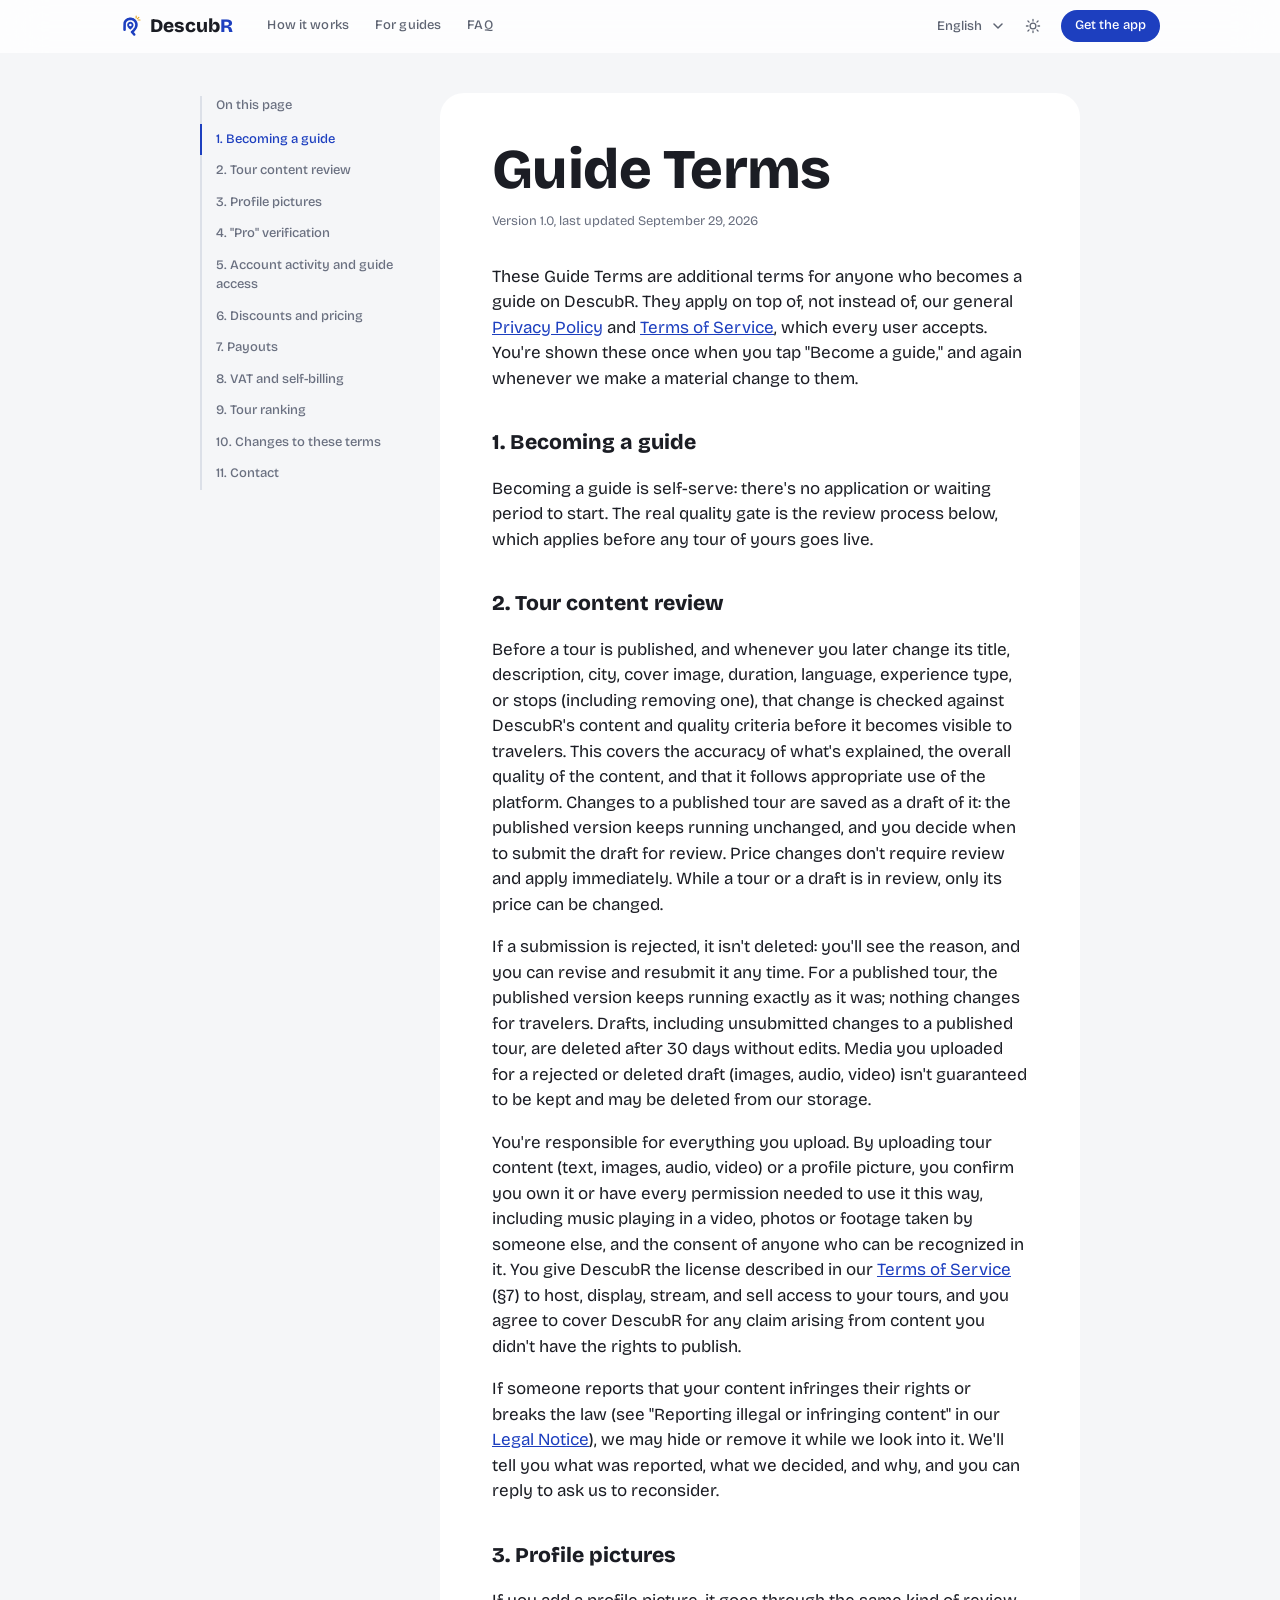
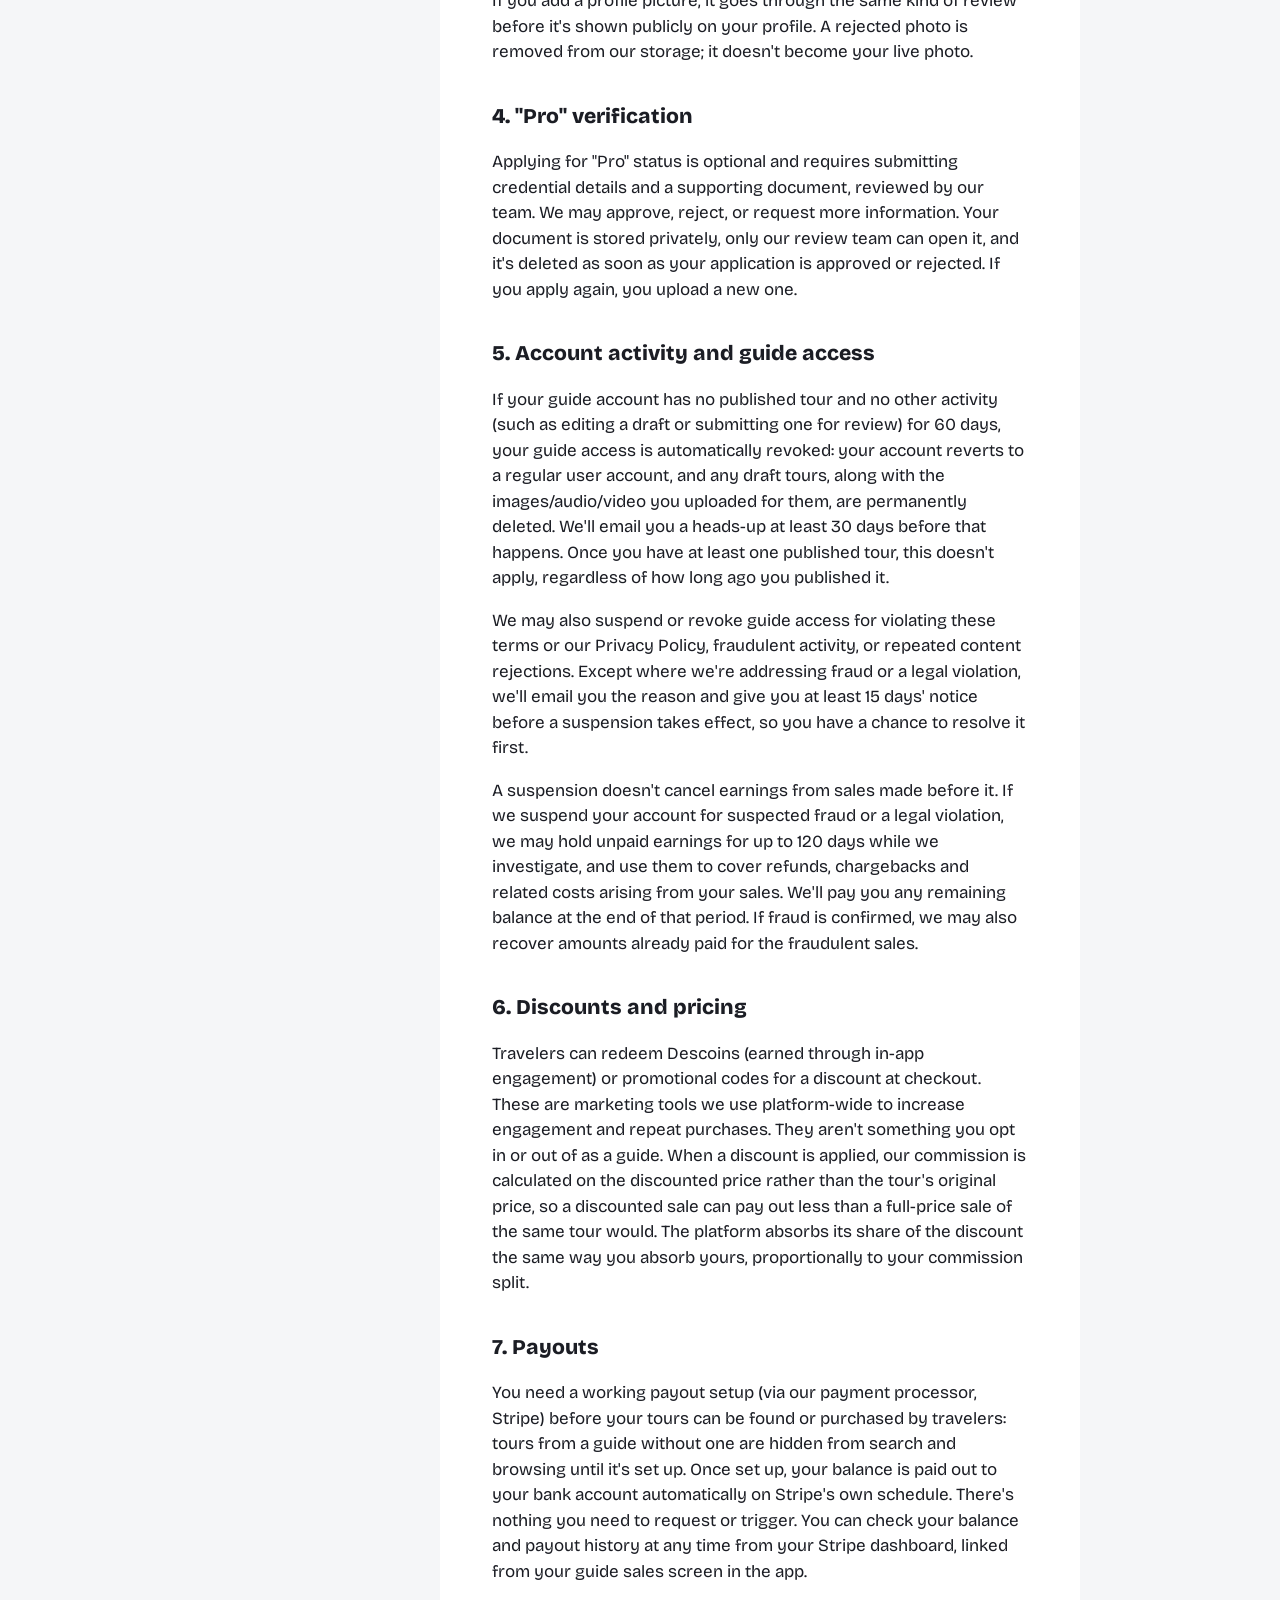
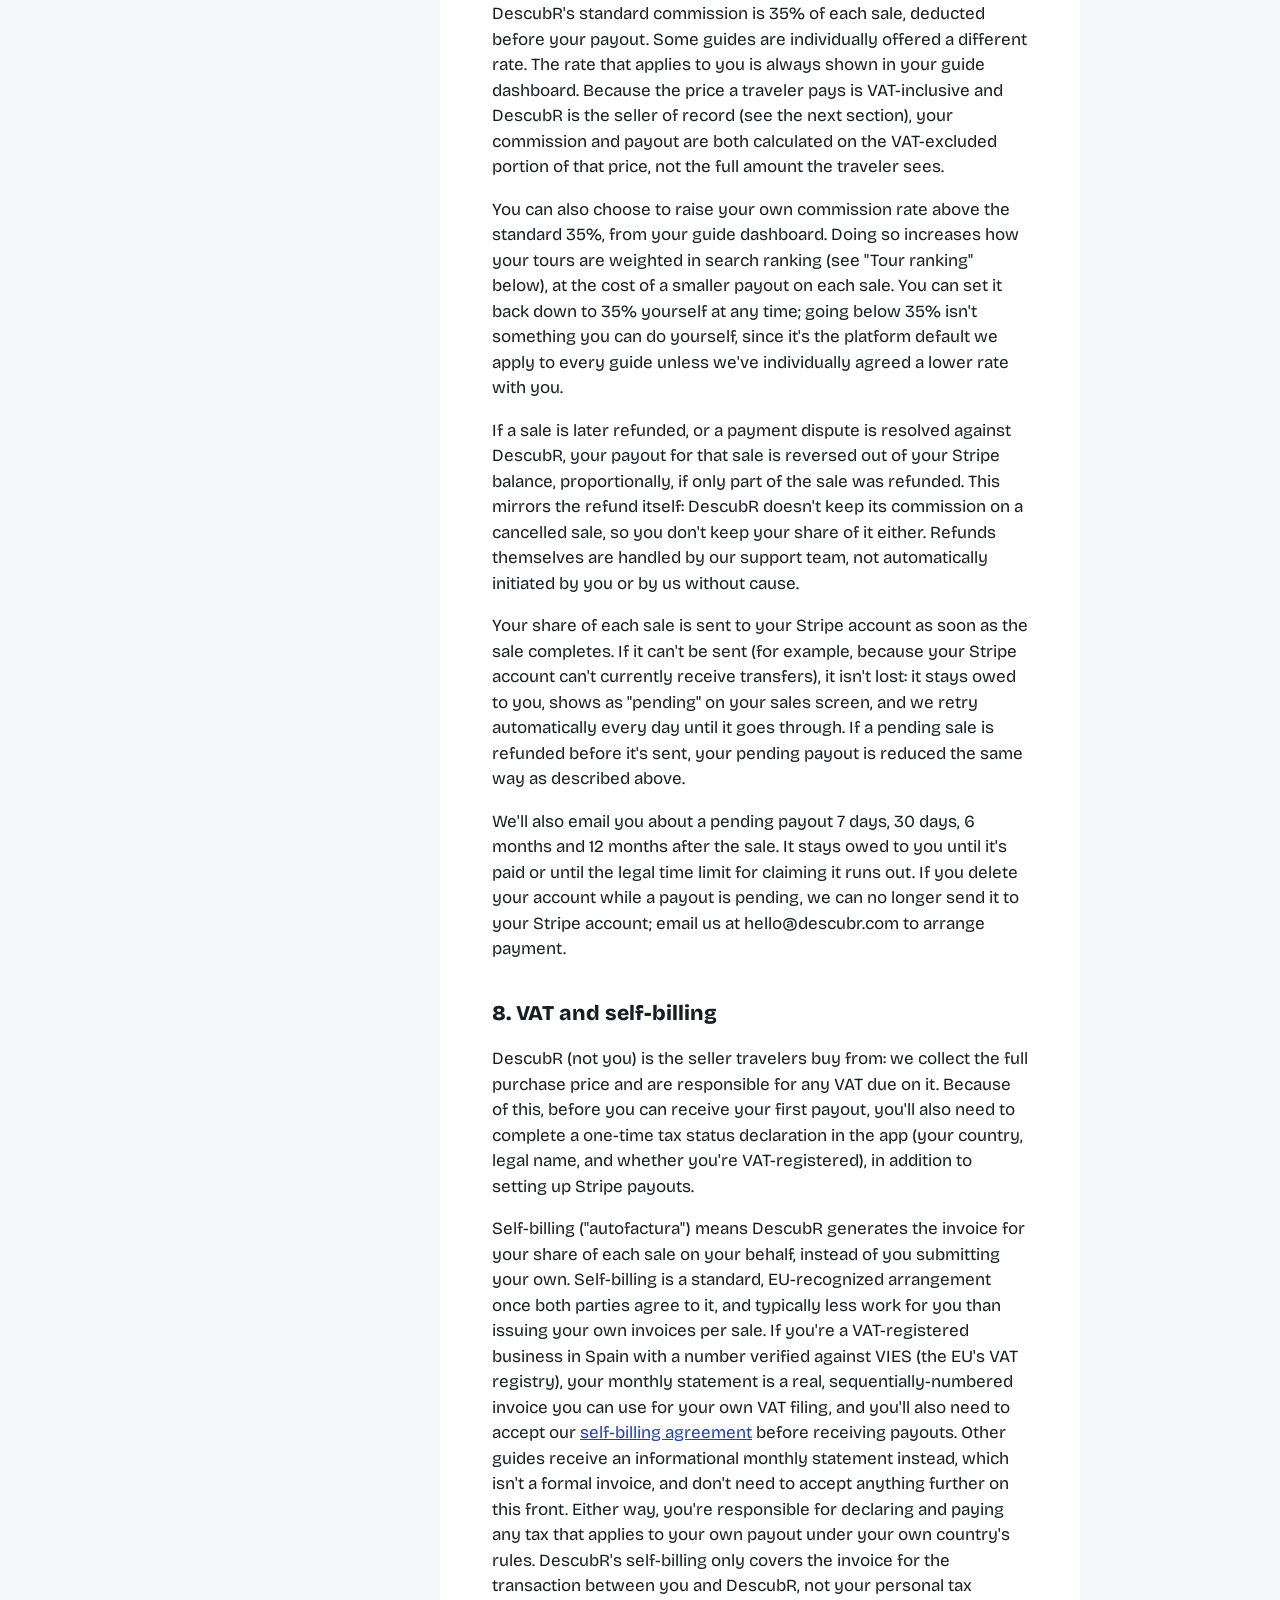
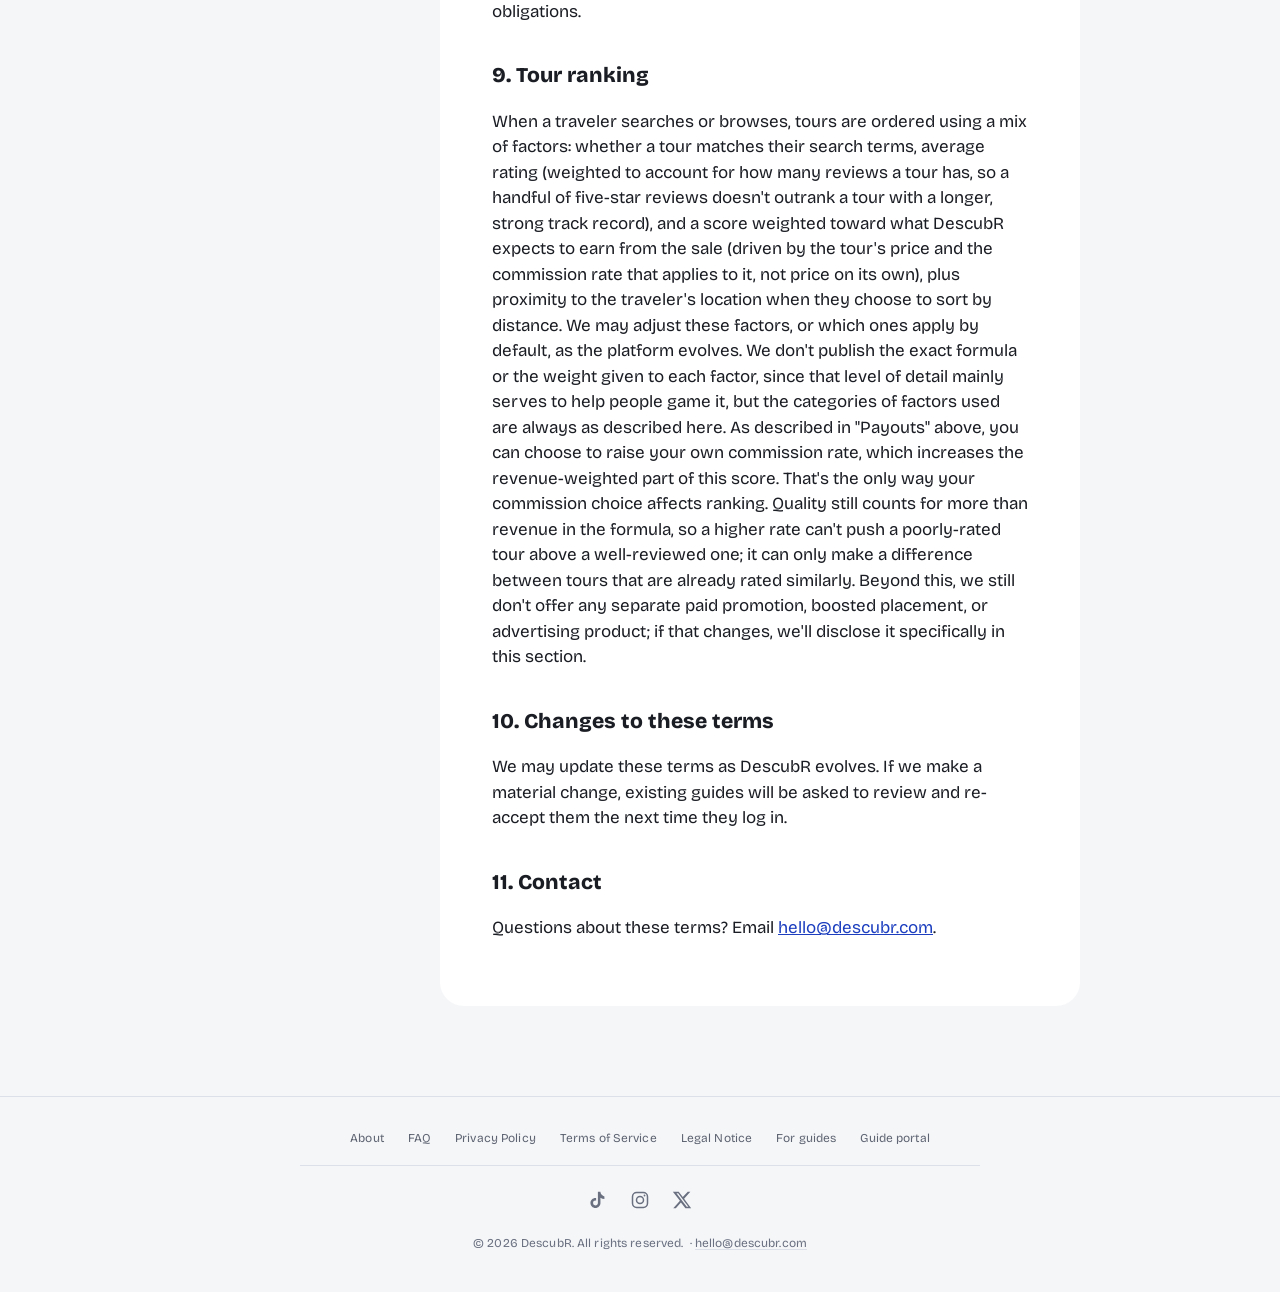
<file: guide-terms/index.html>
<!DOCTYPE html>
<html lang="en">
<head>
  <meta charset="utf-8">
  <meta name="viewport" content="width=device-width, initial-scale=1">
  <script>
    (function () {
      var saved = null;
      try { saved = localStorage.getItem('descubr-theme'); } catch (e) {}
      if (saved === 'light' || saved === 'dark') {
        document.documentElement.setAttribute('data-theme', saved);
      }
    })();
  </script>
  <title>Guide Terms · DescubR</title>
  <meta name="description" content="Additional terms for DescubR guides, covering tour review, profile pictures, verification, and account activity.">
  <link rel="canonical" href="https://descubr.com/guide-terms/">
  <meta property="og:type" content="website">
  <meta property="og:site_name" content="DescubR">
  <meta property="og:title" content="Guide Terms · DescubR">
  <meta property="og:description" content="Additional terms for DescubR guides, covering tour review, profile pictures, verification, and account activity.">
  <meta property="og:url" content="https://descubr.com/guide-terms/">
  <meta property="og:image" content="https://descubr.com/assets/og-image.png">
  <meta name="twitter:card" content="summary_large_image">
  <meta name="twitter:title" content="Guide Terms · DescubR">
  <meta name="twitter:description" content="Additional terms for DescubR guides, covering tour review, profile pictures, verification, and account activity.">
  <meta name="twitter:image" content="https://descubr.com/assets/og-image.png">
  <link rel="icon" type="image/svg+xml" href="../assets/logo-mark.svg">
  <link rel="icon" type="image/png" sizes="192x192" href="../assets/favicon-192.png">
  <link rel="icon" href="/favicon.ico" sizes="48x48">
  <link rel="apple-touch-icon" href="../assets/favicon.png">
  <link rel="stylesheet" href="../assets/style.css?v=20261116">
</head>
<body>

  <div class="progress" aria-hidden="true"><div class="progress-fill" data-progress-fill></div></div>

  <header class="site-header">
    <div class="wrap">
      <a class="wordmark" href="../"><img src="../assets/logo-mark.svg" alt="" width="26" height="26" class="wordmark-icon"><span class="word">Descub<span class="r">R</span></span></a>
      <div class="site-nav">
        <nav class="site-nav-links">
          <a href="../#how-it-works"><span data-i18n="en">How it works</span><span data-i18n="es">Cómo funciona</span></a>
          <a href="../guides/"><span data-i18n="en">For guides</span><span data-i18n="es">Para guías</span></a>
          <a href="../faq/"><span data-i18n="en">FAQ</span><span data-i18n="es">Preguntas frecuentes</span></a>
        </nav>
        <div class="menu-wrap">
          <button class="menu-toggle" data-menu-toggle type="button" aria-expanded="false" aria-label="Menu">
            <svg viewBox="0 0 20 20" width="18" height="18" fill="none" stroke="currentColor" stroke-width="1.8" stroke-linecap="round" aria-hidden="true"><line x1="2" y1="5" x2="18" y2="5"/><line x1="2" y1="10" x2="18" y2="10"/><line x1="2" y1="15" x2="18" y2="15"/></svg>
          </button>
          <nav class="site-menu" data-menu hidden>
            <a href="../#how-it-works"><span data-i18n="en">How it works</span><span data-i18n="es">Cómo funciona</span></a>
            <a href="../guides/"><span data-i18n="en">For guides</span><span data-i18n="es">Para guías</span></a>
            <a href="../faq/"><span data-i18n="en">FAQ</span><span data-i18n="es">Preguntas frecuentes</span></a>
            <a href="../about/"><span data-i18n="en">About</span><span data-i18n="es">Sobre nosotros</span></a>
            <a href="../privacy/"><span data-i18n="en">Privacy Policy</span><span data-i18n="es">Política de privacidad</span></a>
            <a href="../terms/"><span data-i18n="en">Terms of Service</span><span data-i18n="es">Términos del servicio</span></a>
            <a href="../legal-notice/"><span data-i18n="en">Legal Notice</span><span data-i18n="es">Aviso legal</span></a>
          </nav>
        </div>
        <select class="lang-select" data-lang-select aria-label="Language / Idioma">
          <option value="en">English</option>
          <option value="es">Español</option>
        </select>
        <button class="theme-toggle" data-theme-toggle type="button" aria-label="Toggle dark mode"><svg class="icon-sun" viewBox="0 0 20 20" width="16" height="16" fill="none" stroke="currentColor" stroke-width="1.6" stroke-linecap="round" aria-hidden="true"><circle cx="10" cy="10" r="3.6"/><path d="M10 1.8v2M10 16.2v2M3.7 3.7l1.4 1.4M14.9 14.9l1.4 1.4M1.8 10h2M16.2 10h2M3.7 16.3l1.4-1.4M14.9 5.1l1.4-1.4"/></svg><svg class="icon-moon" viewBox="0 0 20 20" width="16" height="16" fill="none" stroke="currentColor" stroke-width="1.6" stroke-linecap="round" stroke-linejoin="round" aria-hidden="true"><path d="M17.2 12.4A7.2 7.2 0 1 1 7.6 2.8a5.6 5.6 0 0 0 9.6 9.6Z"/></svg></button>
        <a class="nav-cta" href="../#download"><span data-i18n="en">Get the app</span><span data-i18n="es">Descarga la app</span></a>
      </div>
    </div>
  </header>

  <main class="docs-main">
    <div class="docs-shell">
      <nav class="toc" aria-label="Table of contents / Tabla de contenidos">
        <span class="toc-label" data-i18n="en">On this page</span>
        <span class="toc-label" data-i18n="es">En esta página</span>
        <div class="toc-list" data-i18n="en">
          <a href="#en-1">1. Becoming a guide</a>
          <a href="#en-2">2. Tour content review</a>
          <a href="#en-3">3. Profile pictures</a>
          <a href="#en-4">4. "Pro" verification</a>
          <a href="#en-5">5. Account activity and guide access</a>
          <a href="#en-6">6. Discounts and pricing</a>
          <a href="#en-7">7. Payouts</a>
          <a href="#en-8">8. VAT and self-billing</a>
          <a href="#en-9">9. Tour ranking</a>
          <a href="#en-10">10. Changes to these terms</a>
          <a href="#en-11">11. Contact</a>
        </div>
        <div class="toc-list" data-i18n="es">
          <a href="#es-1">1. Convertirte en guía</a>
          <a href="#es-2">2. Revisión del contenido de los tours</a>
          <a href="#es-3">3. Fotos de perfil</a>
          <a href="#es-4">4. Verificación "Pro"</a>
          <a href="#es-5">5. Actividad de la cuenta y acceso de guía</a>
          <a href="#es-6">6. Descuentos y precios</a>
          <a href="#es-7">7. Cobros</a>
          <a href="#es-8">8. IVA y autofacturación</a>
          <a href="#es-9">9. Clasificación de los tours</a>
          <a href="#es-10">10. Cambios en estos términos</a>
          <a href="#es-11">11. Contacto</a>
        </div>
      </nav>

      <article class="doc-card">
        <!-- ================= ENGLISH ================= -->
        <div data-i18n="en">
      <h1>Guide Terms</h1>
      <p class="updated">Version 1.0, last updated September 29, 2026</p>

      <p>
        These Guide Terms are additional terms for anyone who becomes a
        guide on DescubR. They apply on top of, not instead of, our
        general <a href="../privacy/">Privacy Policy</a> and
        <a href="../terms/">Terms of Service</a>, which every user accepts.
        You're shown these once when you tap "Become a guide," and again
        whenever we make a material change to them.
      </p>

      <h2 id="en-1">1. Becoming a guide<a class="anchor" href="#en-1" aria-label="Link to this section">#</a></h2>
      <p>Becoming a guide is self-serve: there's no application or waiting
        period to start. The real quality gate is the review process below,
        which applies before any tour of yours goes live.</p>

      <h2 id="en-2">2. Tour content review<a class="anchor" href="#en-2" aria-label="Link to this section">#</a></h2>
      <p>Before a tour is published, and whenever you later change its
        title, description, city, cover image, duration, language,
        experience type, or stops (including removing one), that change is
        checked against DescubR's content and quality criteria before it
        becomes visible to travelers. This covers the accuracy of what's
        explained, the overall quality of the content, and that it follows
        appropriate use of the platform. Changes to a published tour are
        saved as a draft of it: the published version keeps running
        unchanged, and you decide when to submit the draft for review.
        Price changes don't require review and apply immediately. While a tour or a draft is in review, only its price
        can be changed.</p>
      <p>If a submission is rejected, it isn't deleted: you'll see the
        reason, and you can revise and resubmit it any time. For a
        published tour, the published version keeps running exactly as it
        was; nothing changes for travelers. Drafts, including unsubmitted
        changes to a published tour, are deleted after 30 days without
        edits. Media you uploaded for a rejected or deleted draft (images,
        audio, video) isn't guaranteed to be kept and may be deleted from
        our storage.</p>
      <p>You're responsible for everything you upload. By uploading tour
        content (text, images, audio, video) or a profile picture, you
        confirm you own it or have every permission needed to use it this
        way, including music playing in a video, photos or footage taken
        by someone else, and the consent of anyone who can be recognized in
        it. You give DescubR the license described in our
        <a href="../terms/">Terms of Service</a> (§7) to host, display,
        stream, and sell access to your tours, and you agree to cover
        DescubR for any claim arising from content you didn't have the
        rights to publish.</p>
      <p>If someone reports that your content infringes their rights or
        breaks the law (see "Reporting illegal or infringing content" in
        our <a href="../legal-notice/">Legal Notice</a>), we may hide or
        remove it while we look into it. We'll tell you what was reported,
        what we decided, and why, and you can reply to ask us to
        reconsider.</p>

      <h2 id="en-3">3. Profile pictures<a class="anchor" href="#en-3" aria-label="Link to this section">#</a></h2>
      <p>If you add a profile picture, it goes through the same kind of
        review before it's shown publicly on your profile. A rejected
        photo is removed from our storage; it doesn't become your live
        photo.</p>

      <h2 id="en-4">4. "Pro" verification<a class="anchor" href="#en-4" aria-label="Link to this section">#</a></h2>
      <p>Applying for "Pro" status is optional and requires submitting
        credential details and a supporting document, reviewed by our team.
        We may approve, reject, or request more information. Your document
        is stored privately, only our review team can open it, and it's
        deleted as soon as your application is approved or rejected. If you
        apply again, you upload a new one.</p>

      <h2 id="en-5">5. Account activity and guide access<a class="anchor" href="#en-5" aria-label="Link to this section">#</a></h2>
      <p>If your guide account has no published tour and no other activity
        (such as editing a draft or submitting one for review) for 60
        days, your guide access is automatically revoked: your account
        reverts to a regular user account, and any draft tours, along with
        the images/audio/video you uploaded for them, are permanently
        deleted. We'll email you a heads-up at least 30 days before that
        happens. Once you have at least one published tour, this doesn't
        apply, regardless of how long ago you published it.</p>
      <p>We may also suspend or revoke guide access for violating these
        terms or our Privacy Policy, fraudulent activity, or repeated
        content rejections. Except where we're addressing fraud or a legal
        violation, we'll email you the reason and give you at least 15
        days' notice before a suspension takes effect, so you have a
        chance to resolve it first.</p>
      <p>A suspension doesn't cancel earnings from sales made before it.
        If we suspend your account for suspected fraud or a legal
        violation, we may hold unpaid earnings for up to 120 days while we
        investigate, and use them to cover refunds, chargebacks and
        related costs arising from your sales. We'll pay you any remaining
        balance at the end of that period. If fraud is confirmed, we may
        also recover amounts already paid for the fraudulent sales.</p>

      <h2 id="en-6">6. Discounts and pricing<a class="anchor" href="#en-6" aria-label="Link to this section">#</a></h2>
      <p>Travelers can redeem Descoins (earned through in-app engagement)
        or promotional codes for a discount at checkout. These are
        marketing tools we use platform-wide to increase engagement and
        repeat purchases. They aren't something you opt in or out of as a
        guide. When a discount is applied, our commission is calculated on
        the discounted price rather than the tour's original price, so a
        discounted sale can pay out less than a full-price sale of the
        same tour would. The platform absorbs its share of the discount
        the same way you absorb yours, proportionally to your commission
        split.</p>

      <h2 id="en-7">7. Payouts<a class="anchor" href="#en-7" aria-label="Link to this section">#</a></h2>
      <p>You need a working payout setup (via our payment processor,
        Stripe) before your tours can be found or purchased by travelers:
        tours from a guide without one are hidden from search and browsing
        until it's set up. Once set up, your balance is paid out to your
        bank account automatically on Stripe's own schedule. There's
        nothing you need to request or trigger. You can check your balance
        and payout history at any time from your Stripe dashboard, linked
        from your guide sales screen in the app.</p>
      <p>DescubR's standard commission is 35% of each sale, deducted before
        your payout. Some guides are individually offered a different rate.
        The rate that applies to you is always shown in your guide
        dashboard. Because the price a traveler pays is VAT-inclusive and
        DescubR is the seller of record (see the next section), your
        commission and payout are both calculated on the VAT-excluded
        portion of that price, not the full amount the traveler sees.</p>
      <p>You can also choose to raise your own commission rate above the
        standard 35%, from your guide dashboard. Doing so increases how
        your tours are weighted in search ranking (see "Tour ranking"
        below), at the cost of a smaller payout on each sale. You can set
        it back down to 35% yourself at any time; going below 35% isn't
        something you can do yourself, since it's the platform default we
        apply to every guide unless we've individually agreed a lower
        rate with you.</p>
      <p>If a sale is later refunded, or a payment dispute is resolved
        against DescubR, your payout for that sale is reversed out of your
        Stripe balance, proportionally, if only part of the sale was
        refunded. This mirrors the refund itself: DescubR doesn't keep its
        commission on a cancelled sale, so you don't keep your share of it
        either. Refunds themselves are handled by our support team, not
        automatically initiated by you or by us without cause.</p>
      <p>Your share of each sale is sent to your Stripe account as soon as
        the sale completes. If it can't be sent (for example, because your
        Stripe account can't currently receive transfers), it isn't lost:
        it stays owed to you, shows as "pending" on your sales screen, and
        we retry automatically every day until it goes through. If a
        pending sale is refunded before it's sent, your pending payout is
        reduced the same way as described above.</p>
      <p>We'll also email you about a pending payout 7 days, 30 days, 6
        months and 12 months after the sale. It stays owed to you until
        it's paid or until the legal time limit for claiming it runs out.
        If you delete your account while a payout is pending, we can no
        longer send it to your Stripe account; email us at
        hello@descubr.com to arrange payment.</p>

      <h2 id="en-8">8. VAT and self-billing<a class="anchor" href="#en-8" aria-label="Link to this section">#</a></h2>
      <p>DescubR (not you) is the seller travelers buy from: we collect
        the full purchase price and are responsible for any VAT due on it.
        Because of this, before you can receive your first payout, you'll
        also need to complete a one-time tax status declaration in the app
        (your country, legal name, and whether you're VAT-registered), in
        addition to setting up Stripe payouts.</p>
      <p>Self-billing ("autofactura") means DescubR generates the invoice
        for your share of each sale on your behalf, instead of you
        submitting your own. Self-billing is a standard, EU-recognized
        arrangement once both parties agree to it, and typically less work
        for you than issuing your own invoices per sale. If you're a VAT-registered
        business in Spain with a number verified against VIES (the EU's
        VAT registry), your monthly statement is a real, sequentially-numbered
        invoice you can use for your own VAT filing, and you'll also need
        to accept our <a href="../self-billing-agreement/">self-billing
        agreement</a> before receiving payouts. Other guides receive an
        informational monthly statement instead, which isn't a formal
        invoice, and don't need to accept anything further on this front.
        Either way, you're responsible for declaring and paying any tax
        that applies to your own payout under your own country's rules.
        DescubR's self-billing only covers the invoice for the transaction
        between you and DescubR, not your personal tax obligations.</p>

      <h2 id="en-9">9. Tour ranking<a class="anchor" href="#en-9" aria-label="Link to this section">#</a></h2>
      <p>When a traveler searches or browses, tours are ordered using a mix
        of factors: whether a tour matches their search terms, average
        rating (weighted to account for how many reviews a tour has, so a
        handful of five-star reviews doesn't outrank a tour with a longer,
        strong track record), and a score weighted toward what DescubR
        expects to earn from the sale (driven by the tour's price and the
        commission rate that applies to it, not price on its own), plus
        proximity to the traveler's location when they choose to sort by
        distance. We may adjust these factors, or which ones apply by
        default, as the platform evolves. We don't publish the exact
        formula or the weight given to each factor, since that level of
        detail mainly serves to help people game it, but the categories of
        factors used are always as described here. As described in
        "Payouts" above, you can choose to raise your own commission rate,
        which increases the revenue-weighted part of this score. That's
        the only way your commission choice affects ranking. Quality still
        counts for more than revenue in the formula, so a higher rate
        can't push a poorly-rated tour above a well-reviewed one; it can
        only make a difference between tours that are already rated
        similarly. Beyond this, we still don't offer any separate paid
        promotion, boosted placement, or advertising product; if that
        changes, we'll disclose it specifically in this section.</p>

      <h2 id="en-10">10. Changes to these terms<a class="anchor" href="#en-10" aria-label="Link to this section">#</a></h2>
      <p>We may update these terms as DescubR evolves. If we make a
        material change, existing guides will be asked to review and
        re-accept them the next time they log in.</p>

      <h2 id="en-11">11. Contact<a class="anchor" href="#en-11" aria-label="Link to this section">#</a></h2>
      <p>Questions about these terms? Email
        <a href="mailto:hello@descubr.com">hello@descubr.com</a>.</p>
    </div>

        <!-- ================= ESPAÑOL ================= -->
        <div data-i18n="es">
      <h1>Términos para guías</h1>
      <p class="updated">Versión 1.0, última actualización: 29 de septiembre de 2026</p>

      <p>
        Estos Términos para guías son condiciones adicionales para
        cualquier persona que se convierta en guía en DescubR. Se aplican
        además de, no en lugar de, nuestra
        <a href="../privacy/">Política de privacidad</a> y nuestros
        <a href="../terms/">Términos del servicio</a> generales, que acepta
        cualquier usuario. Se te muestran una vez al tocar "Conviértete en
        guía", y de nuevo cada vez que hagamos un cambio material en
        ellos.</p>

      <h2 id="es-1">1. Convertirte en guía<a class="anchor" href="#es-1" aria-label="Link to this section">#</a></h2>
      <p>Convertirte en guía es un registro automático: no hay solicitud
        ni periodo de espera para empezar. El verdadero filtro de calidad
        es el proceso de revisión descrito abajo, que se aplica antes de
        que cualquiera de tus tours se publique.</p>

      <h2 id="es-2">2. Revisión del contenido de los tours<a class="anchor" href="#es-2" aria-label="Link to this section">#</a></h2>
      <p>Antes de publicar un tour, y cada vez que después cambies su
        título, descripción, ciudad, imagen de portada, duración, idioma,
        tipo de experiencia o paradas (incluido eliminar una), ese cambio
        se comprueba conforme a los criterios de contenido y calidad de
        DescubR antes de ser visible para los viajeros. Esto incluye la
        veracidad de las explicaciones, la calidad general del contenido y
        que se ajuste a un uso adecuado de la plataforma. Los cambios en un
        tour publicado se guardan como un borrador suyo: la versión
        publicada sigue funcionando sin cambios, y tú decides cuándo enviar
        el borrador a revisión. Los cambios de precio no requieren revisión
        y se aplican de inmediato. Mientras un tour o
        un borrador está en revisión, solo se puede cambiar su precio.</p>
      <p>Si se rechaza un envío, no se elimina: verás el motivo y puedes
        revisarlo y volver a enviarlo cuando quieras. En un tour publicado,
        la versión publicada sigue funcionando exactamente igual que antes;
        nada cambia para los viajeros. Los borradores, incluidos los
        cambios sin enviar de un tour publicado, se eliminan tras 30 días
        sin ediciones. El contenido multimedia que hayas subido para un
        borrador rechazado o eliminado (imágenes, audio, vídeo) no tiene
        garantizada su conservación y puede eliminarse de nuestro
        almacenamiento.</p>
      <p>Eres responsable de todo lo que subes. Al subir contenido de un
        tour (texto, imágenes, audio, vídeo) o una foto de perfil,
        confirmas que es tuyo o que tienes todos los permisos necesarios
        para usarlo de esta forma, incluida la música que suene en un
        vídeo, las fotos o grabaciones hechas por otras personas y el
        consentimiento de cualquier persona que se pueda reconocer en él.
        Concedes a DescubR la licencia descrita en nuestros
        <a href="../terms/">Términos del servicio</a> (apartado 7) para
        alojar, mostrar, reproducir y vender el acceso a tus tours, y te
        comprometes a responder ante DescubR por cualquier reclamación
        derivada de contenido que no tuvieras derecho a publicar.</p>
      <p>Si alguien reporta que tu contenido infringe sus derechos o la
        ley (ver "Cómo reportar contenido ilegal o que infringe derechos"
        en nuestro <a href="../legal-notice/">Aviso legal</a>), podremos
        ocultarlo o retirarlo mientras lo revisamos. Te diremos qué se
        reportó, qué hemos decidido y por qué, y podrás responder para
        pedirnos que lo reconsideremos.</p>

      <h2 id="es-3">3. Fotos de perfil<a class="anchor" href="#es-3" aria-label="Link to this section">#</a></h2>
      <p>Si añades una foto de perfil, pasa por el mismo tipo de revisión
        antes de mostrarse públicamente en tu perfil. Una foto rechazada se
        elimina de nuestro almacenamiento; no llega a convertirse en tu
        foto activa.</p>

      <h2 id="es-4">4. Verificación "Pro"<a class="anchor" href="#es-4" aria-label="Link to this section">#</a></h2>
      <p>Solicitar el estado "Pro" es opcional y requiere enviar los datos
        de tu credencial y un documento justificativo, revisados por
        nuestro equipo. Podemos aprobar, rechazar o solicitar más
        información. Tu documento se guarda de forma privada, solo nuestro
        equipo de revisión puede abrirlo y se elimina en cuanto tu
        solicitud se aprueba o se rechaza. Si vuelves a solicitarlo, subes
        uno nuevo.</p>

      <h2 id="es-5">5. Actividad de la cuenta y acceso de guía<a class="anchor" href="#es-5" aria-label="Link to this section">#</a></h2>
      <p>Si tu cuenta de guía no tiene ningún tour publicado ni ninguna
        otra actividad (como editar un borrador o enviarlo a revisión)
        durante 60 días, tu acceso de guía se revoca automáticamente: tu
        cuenta vuelve a ser una cuenta de usuario normal, y se eliminan de
        forma permanente los borradores de tour junto con las
        imágenes/audios/vídeos que subiste para ellos. Te avisaremos por
        email con al menos 30 días de antelación. En cuanto
        tengas al menos un tour publicado, esto deja de aplicarse, sin
        importar cuánto tiempo haya pasado desde que lo publicaste.</p>
      <p>También podemos suspender o revocar el acceso de guía por
        incumplir estos términos o nuestra Política de privacidad, por
        actividad fraudulenta, o por rechazos de contenido repetidos.
        Salvo que se trate de fraude o de una infracción legal, te
        enviaremos el motivo por email y te avisaremos con al menos 15 días
        de antelación antes de que la suspensión entre en vigor, para
        darte la oportunidad de resolverlo primero.</p>
      <p>La suspensión no anula las ganancias de las ventas realizadas
        antes de ella. Si suspendemos tu cuenta por sospecha de fraude o
        por una infracción legal, podremos retener las ganancias
        pendientes de pago durante un máximo de 120 días mientras lo
        investigamos, y utilizarlas para cubrir reembolsos, contracargos y
        costes relacionados derivados de tus ventas. Al final de ese
        periodo te pagaremos el saldo restante. Si se confirma el fraude,
        también podremos recuperar los importes ya pagados por las ventas
        fraudulentas.</p>

      <h2 id="es-6">6. Descuentos y precios<a class="anchor" href="#es-6" aria-label="Link to this section">#</a></h2>
      <p>Los viajeros pueden canjear Descoins (ganados por el uso de la
        app) o códigos promocionales para obtener un descuento al pagar.
        Son herramientas de marketing que usamos en toda la plataforma para
        aumentar el compromiso y las compras repetidas. No son algo que
        actives o desactives como guía. Cuando se aplica un descuento,
        nuestra comisión se calcula sobre el precio ya descontado, no sobre
        el precio original del tour, así que una venta con descuento puede
        pagarte menos que una venta al precio completo del mismo tour. La
        plataforma asume su parte del descuento igual que tú asumes la
        tuya, de forma proporcional a tu porcentaje de comisión.</p>

      <h2 id="es-7">7. Cobros<a class="anchor" href="#es-7" aria-label="Link to this section">#</a></h2>
      <p>Necesitas tener configurado un método de cobro (a través de
        nuestro procesador de pagos, Stripe) para que tus tours puedan
        encontrarse o comprarse: los tours de un guía sin uno configurado
        se ocultan de la búsqueda y la exploración hasta que se complete.
        Una vez configurado, tu saldo se ingresa automáticamente en tu
        cuenta bancaria según el calendario propio de Stripe. No tienes
        que solicitarlo ni activarlo. Puedes consultar tu saldo e
        historial de cobros en cualquier momento desde tu panel de Stripe,
        enlazado desde la pantalla de ventas de guía en la app.</p>
      <p>La comisión estándar de DescubR es del 35% de cada venta,
        deducida antes de tu cobro. A algunos guías se les ofrece
        individualmente una tarifa distinta. La tarifa que se te aplica
        se muestra siempre en tu panel de guía. Como el precio que paga el
        viajero incluye el IVA y DescubR es el vendedor de la operación
        (ver la siguiente sección), tu comisión y tu cobro se calculan
        sobre la parte del precio sin IVA, no sobre el importe total que ve
        el viajero.</p>
      <p>También puedes elegir subir tu propia comisión por encima del
        35% estándar, desde tu panel de guía. Hacerlo aumenta el peso de
        tus tours en la clasificación de búsqueda (ver "Clasificación de
        los tours" más abajo), a cambio de un cobro menor por cada venta.
        Puedes volver a bajarla al 35% tú mismo en cualquier momento; bajar
        de ese 35% no es algo que puedas hacer por tu cuenta, ya que es el
        valor por defecto que aplicamos a todos los guías salvo que
        hayamos acordado individualmente una tarifa menor contigo.</p>
      <p>Si una venta se reembolsa más adelante, o se resuelve una
        disputa de pago en contra de DescubR, tu cobro por esa venta se
        revierte de tu saldo de Stripe, de forma proporcional, si solo se
        reembolsó parte de la venta. Esto refleja el propio reembolso:
        DescubR no se queda con su comisión en una venta cancelada, así
        que tú tampoco te quedas con tu parte. Los reembolsos en sí los
        gestiona nuestro equipo de soporte, no se inician automáticamente
        ni por tu parte ni por la nuestra sin motivo.</p>
      <p>Tu parte de cada venta se envía a tu cuenta de Stripe en cuanto
        se completa la venta. Si no puede enviarse (por ejemplo, porque tu
        cuenta de Stripe no puede recibir transferencias en ese momento),
        no se pierde: te la seguimos debiendo, aparece como "pendiente" en
        tu pantalla de ventas y lo reintentamos automáticamente cada día
        hasta que se complete. Si una venta pendiente se reembolsa antes de
        enviarse, tu cobro pendiente se reduce de la misma forma descrita
        arriba.</p>
      <p>También te enviaremos un email sobre cualquier cobro pendiente 7
        días, 30 días, 6 meses y 12 meses después de la venta. Te lo
        seguimos debiendo hasta que se pague o hasta que venza el plazo
        legal para reclamarlo. Si eliminas tu cuenta con un cobro
        pendiente, ya no podremos enviarlo a tu cuenta de Stripe;
        escríbenos a hello@descubr.com para acordar el pago.</p>

      <h2 id="es-8">8. IVA y autofacturación<a class="anchor" href="#es-8" aria-label="Link to this section">#</a></h2>
      <p>DescubR (y no tú) es quien vende a los viajeros: cobramos el
        precio íntegro de la compra y somos responsables del IVA
        correspondiente. Por eso, antes de recibir tu primer cobro, también
        deberás completar en la app una declaración de estado fiscal única
        (tu país, tu nombre legal y si estás dado de alta en el IVA),
        además de configurar los cobros de Stripe.</p>
      <p>La autofacturación significa que DescubR emite la factura de tu
        parte de cada venta en tu nombre, en lugar de que tú envíes la
        tuya propia. La autofacturación es un mecanismo estándar y
        reconocido en la UE una vez que ambas partes lo acuerdan, y
        normalmente menos trabajo para ti que emitir tu propia factura por
        cada venta. Si eres un autónomo o
        empresa dado de alta en el IVA en España con un número verificado
        con VIES (el registro de IVA de la UE), tu extracto mensual es una
        factura real, numerada secuencialmente, que puedes usar en tu
        propia declaración de IVA, y también deberás aceptar nuestro
        <a href="../self-billing-agreement/">acuerdo de autofacturación</a>
        antes de recibir cobros. El resto de guías reciben en su lugar un
        extracto mensual informativo, que no es una factura formal, y no
        necesitan aceptar nada más en este sentido. En cualquier caso, eres
        responsable de declarar y pagar cualquier impuesto aplicable a tu
        propio cobro según la normativa de tu país. La autofacturación de
        DescubR solo cubre la factura de la operación entre tú y DescubR,
        no tus propias obligaciones fiscales.</p>

      <h2 id="es-9">9. Clasificación de los tours<a class="anchor" href="#es-9" aria-label="Link to this section">#</a></h2>
      <p>Cuando un viajero busca o explora, los tours se ordenan según una
        combinación de factores: si el tour coincide con sus términos de
        búsqueda, la valoración media (ponderada según el número de
        reseñas que tiene el tour, para que un puñado de reseñas de cinco
        estrellas no supere a un tour con un historial más largo y sólido),
        y una puntuación ponderada hacia lo que DescubR espera ganar con la
        venta (que depende del precio del tour y de la comisión que se le
        aplica, no solo del precio), además de la cercanía a la ubicación
        del viajero cuando elige ordenar por distancia. Podemos ajustar
        estos factores, o cuáles se aplican por defecto, a medida que la
        plataforma evoluciona. No publicamos la fórmula exacta ni el peso
        de cada factor, ya que ese nivel de detalle sobre todo sirve para
        manipularlo, pero las categorías de factores utilizadas son
        siempre las aquí descritas. Como se explica en "Cobros" más
        arriba, puedes elegir subir tu propia comisión, lo que aumenta la
        parte de esta puntuación ponderada por ingresos. Esa es la única
        forma en que tu elección de comisión afecta a la clasificación. La
        valoración sigue pesando más que los ingresos en la fórmula, así
        que una comisión más alta no puede colocar un tour peor valorado
        por encima de uno bien valorado; solo puede marcar la diferencia
        entre tours con valoraciones ya parecidas. Más allá de esto,
        seguimos sin ofrecer ningún producto de promoción de pago,
        posicionamiento destacado o publicidad; si esto cambiara, lo
        indicaríamos específicamente en esta sección.</p>

      <h2 id="es-10">10. Cambios en estos términos<a class="anchor" href="#es-10" aria-label="Link to this section">#</a></h2>
      <p>Podemos actualizar estos términos a medida que DescubR evoluciona.
        Si hacemos un cambio material, pediremos a los guías existentes que
        los revisen y los acepten de nuevo la próxima vez que inicien
        sesión.</p>

      <h2 id="es-11">11. Contacto<a class="anchor" href="#es-11" aria-label="Link to this section">#</a></h2>
      <p>¿Dudas sobre estos términos? Escríbenos a
        <a href="mailto:hello@descubr.com">hello@descubr.com</a>.</p>
    </div>
      </article>
    </div>
  </main>

  <button class="back-to-top" data-back-to-top type="button" aria-label="Back to top">
    <svg viewBox="0 0 20 20" width="16" height="16" fill="none" stroke="currentColor" stroke-width="2" stroke-linecap="round" stroke-linejoin="round" aria-hidden="true"><path d="M10 15V5M5 10l5-5 5 5"/></svg>
  </button>

  <footer class="site-footer">
    <div class="wrap">
      <nav class="footer-nav">
        <a href="../about/"><span data-i18n="en">About</span><span data-i18n="es">Sobre nosotros</span></a>
        <a href="../faq/"><span data-i18n="en">FAQ</span><span data-i18n="es">Preguntas frecuentes</span></a>
        <a href="../privacy/"><span data-i18n="en">Privacy Policy</span><span data-i18n="es">Política de privacidad</span></a>
        <a href="../terms/"><span data-i18n="en">Terms of Service</span><span data-i18n="es">Términos del servicio</span></a>
        <a href="../legal-notice/"><span data-i18n="en">Legal Notice</span><span data-i18n="es">Aviso legal</span></a>
        <a href="../guides/"><span data-i18n="en">For guides</span><span data-i18n="es">Para guías</span></a>
        <a href="https://guide.descubr.com" target="_blank" rel="noopener"><span data-i18n="en">Guide portal</span><span data-i18n="es">Portal de guías</span></a>
      </nav>
      <div class="social-links">
        <a href="https://www.tiktok.com/@descubr_app" target="_blank" rel="noopener" aria-label="TikTok"><svg viewBox="0 0 24 24" width="20" height="20" fill="currentColor" aria-hidden="true"><path d="M16.6 5.82c-1.02-.88-1.66-2.17-1.66-3.6h-3.06v13.44c0 1.62-1.32 2.94-2.94 2.94a2.94 2.94 0 0 1 0-5.88c.28 0 .55.04.8.11V9.72a6.02 6.02 0 0 0-.8-.06c-3.32 0-6 2.68-6 6s2.68 6 6 6 6-2.68 6-6V9.2a8.16 8.16 0 0 0 4.76 1.53V7.67a4.85 4.85 0 0 1-3.1-1.85z"/></svg></a>
        <a href="https://www.instagram.com/descubr_app/" target="_blank" rel="noopener" aria-label="Instagram"><svg viewBox="0 0 24 24" width="20" height="20" fill="none" stroke="currentColor" stroke-width="1.8" aria-hidden="true"><rect x="3" y="3" width="18" height="18" rx="5"/><circle cx="12" cy="12" r="4.2"/><circle cx="17.4" cy="6.6" r="1.1" fill="currentColor" stroke="none"/></svg></a>
        <a href="https://x.com/descubr_app" target="_blank" rel="noopener" aria-label="X"><svg viewBox="0 0 24 24" width="20" height="20" fill="currentColor" aria-hidden="true"><path d="M18.9 2H22l-7.5 8.57L23 22h-6.9l-5.4-7.06L4.6 22H1.5l8.02-9.17L1 2h7.06l4.88 6.46L18.9 2zm-1.2 18h1.9L7.4 3.9H5.36L17.7 20z"/></svg></a>
      </div>
      <p class="footer-copy">
        <span data-i18n="en">&copy; 2026 DescubR. All rights reserved.</span>
        <span data-i18n="es">&copy; 2026 DescubR. Todos los derechos reservados.</span>
        &nbsp;&middot;&nbsp;<a href="mailto:hello@descubr.com">hello@descubr.com</a>
      </p>
    </div>
  </footer>

  <script src="../assets/lang.js?v=20261105"></script>
  <script src="../assets/menu.js"></script>
  <script src="../assets/theme.js?v=20261106"></script>
</body>
</html>
</file>
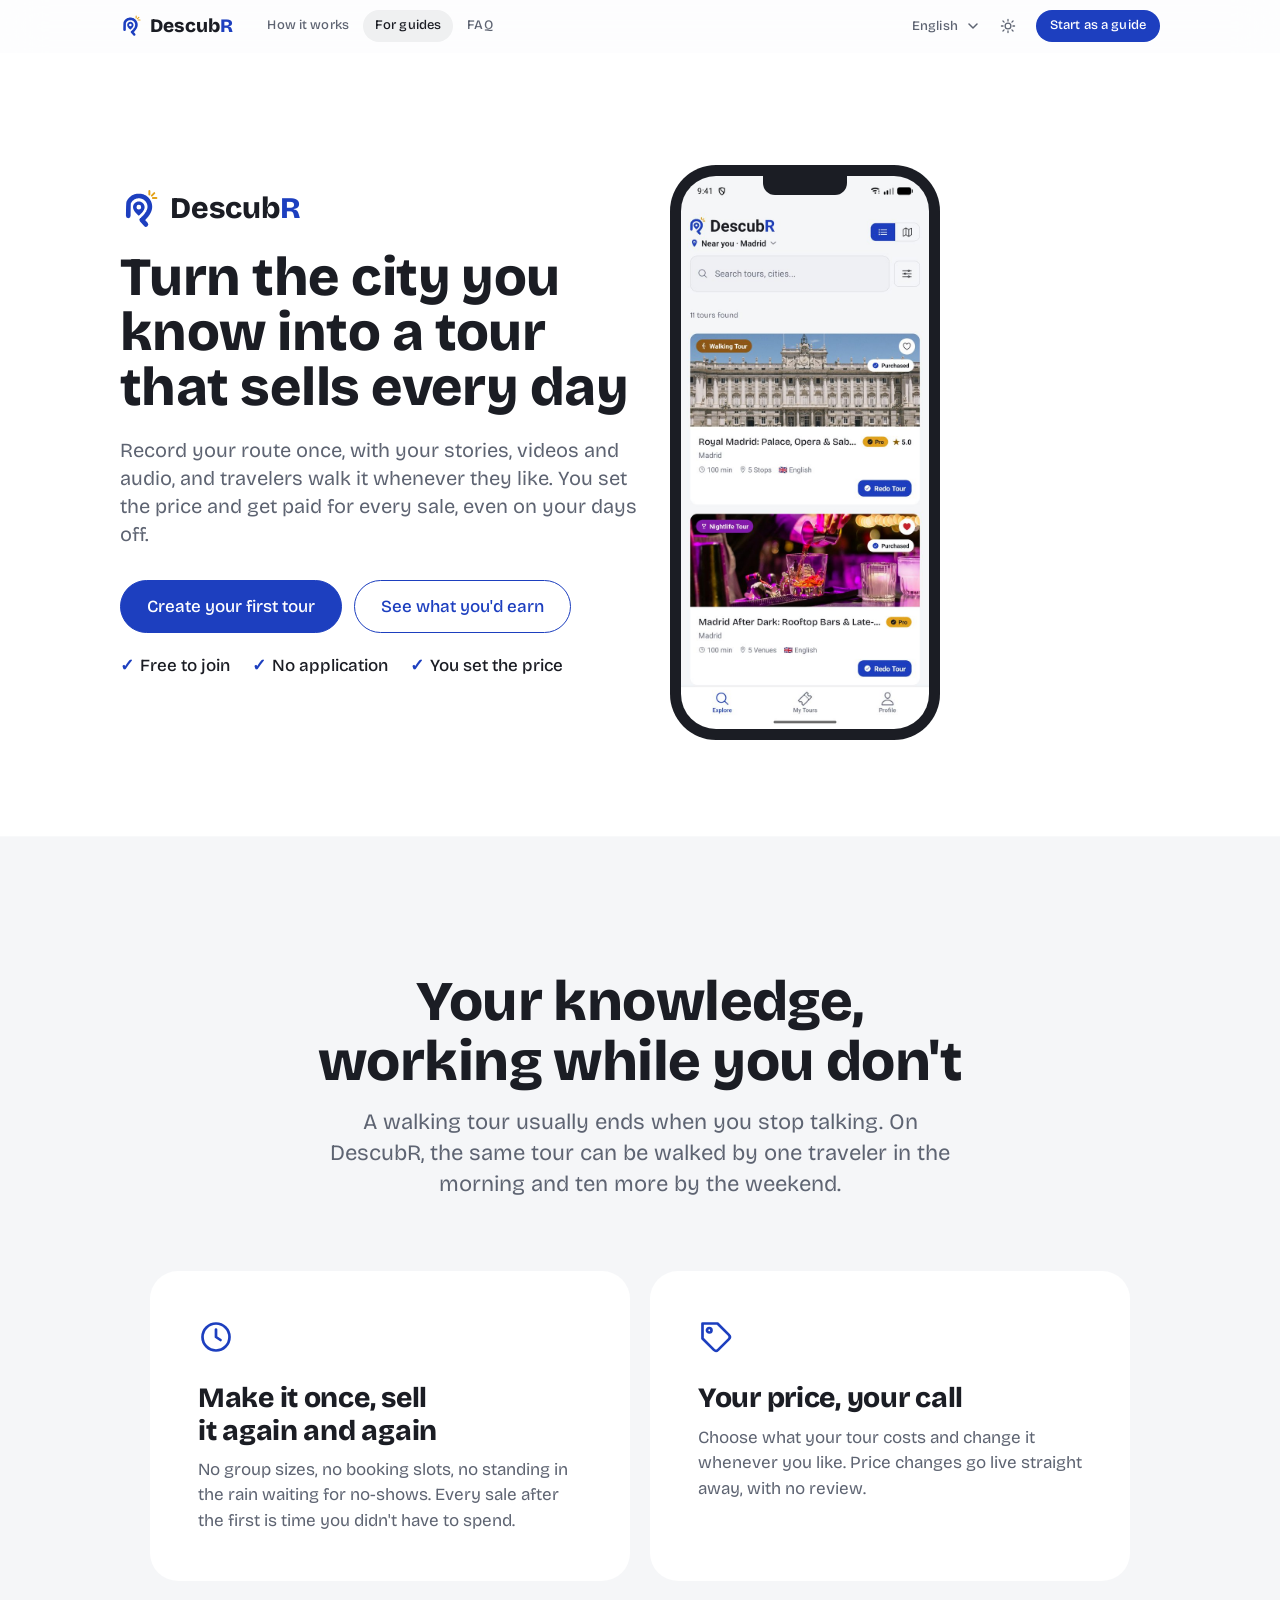
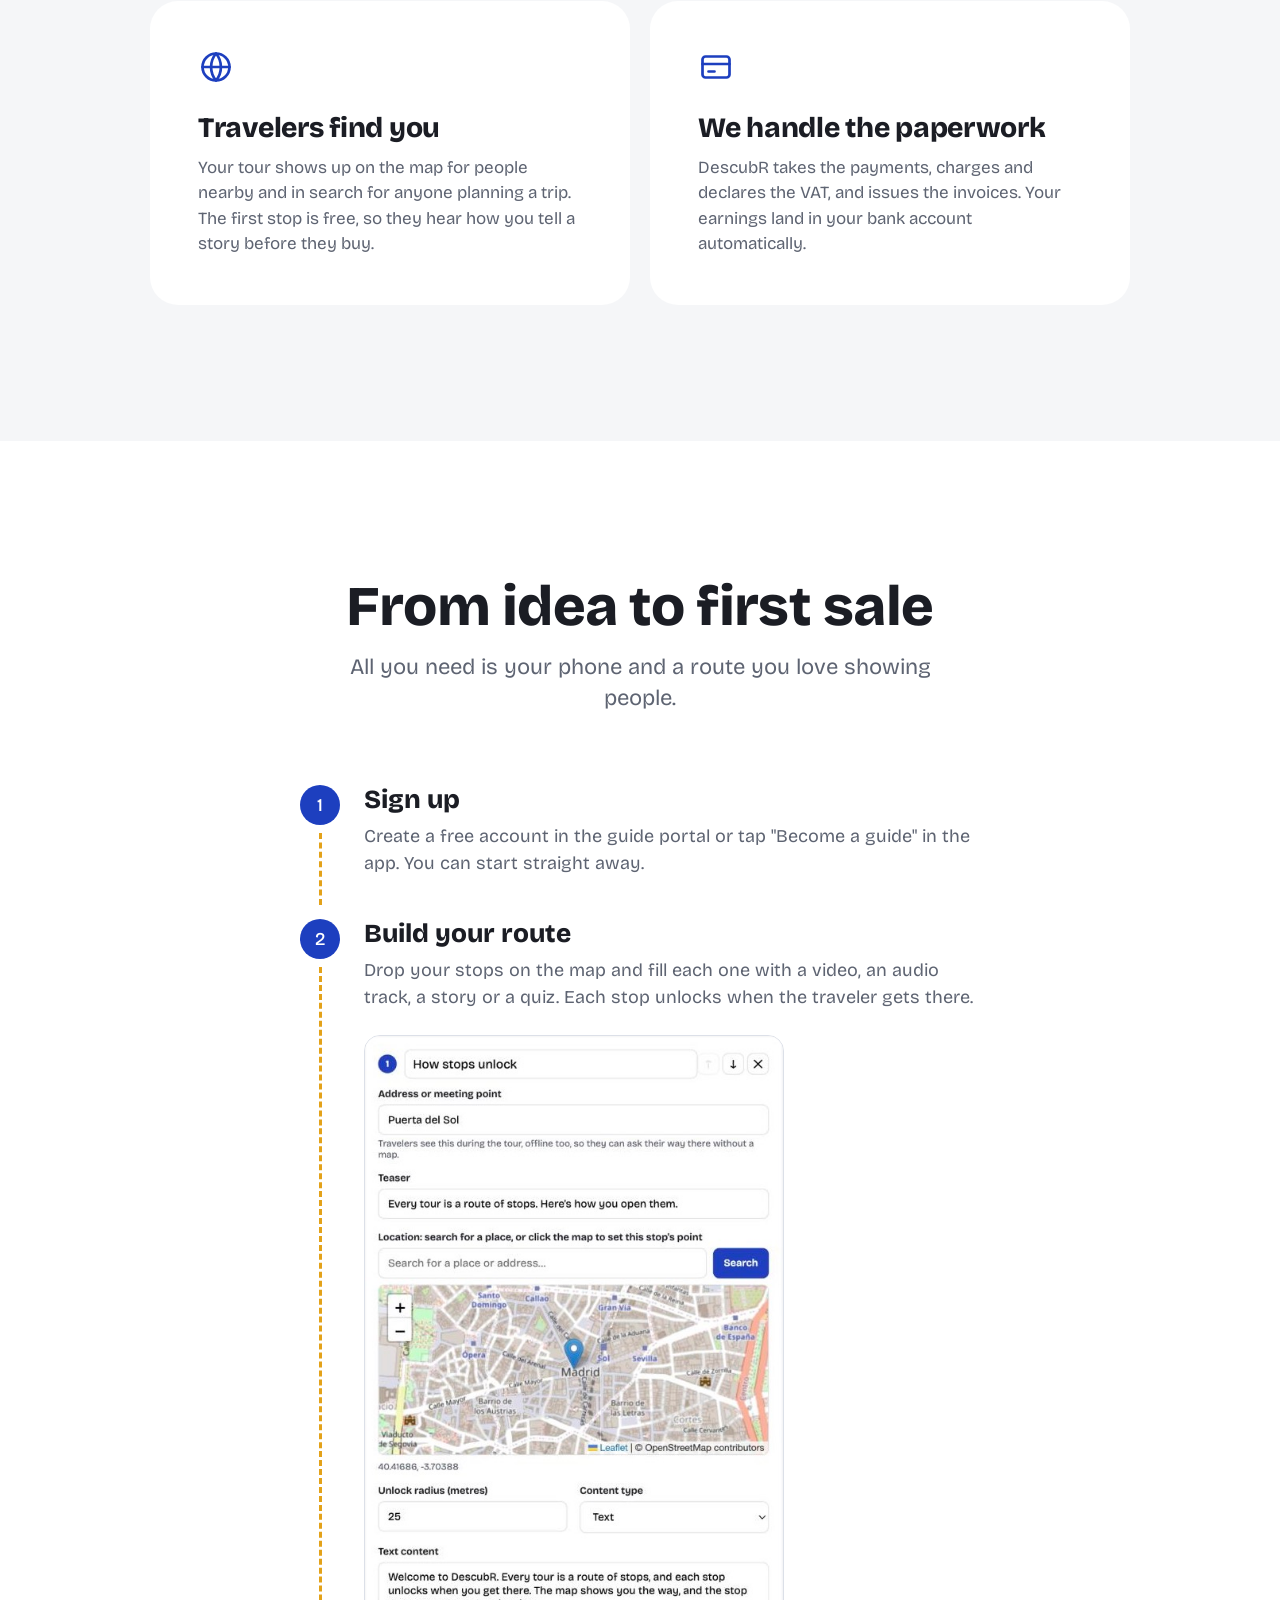
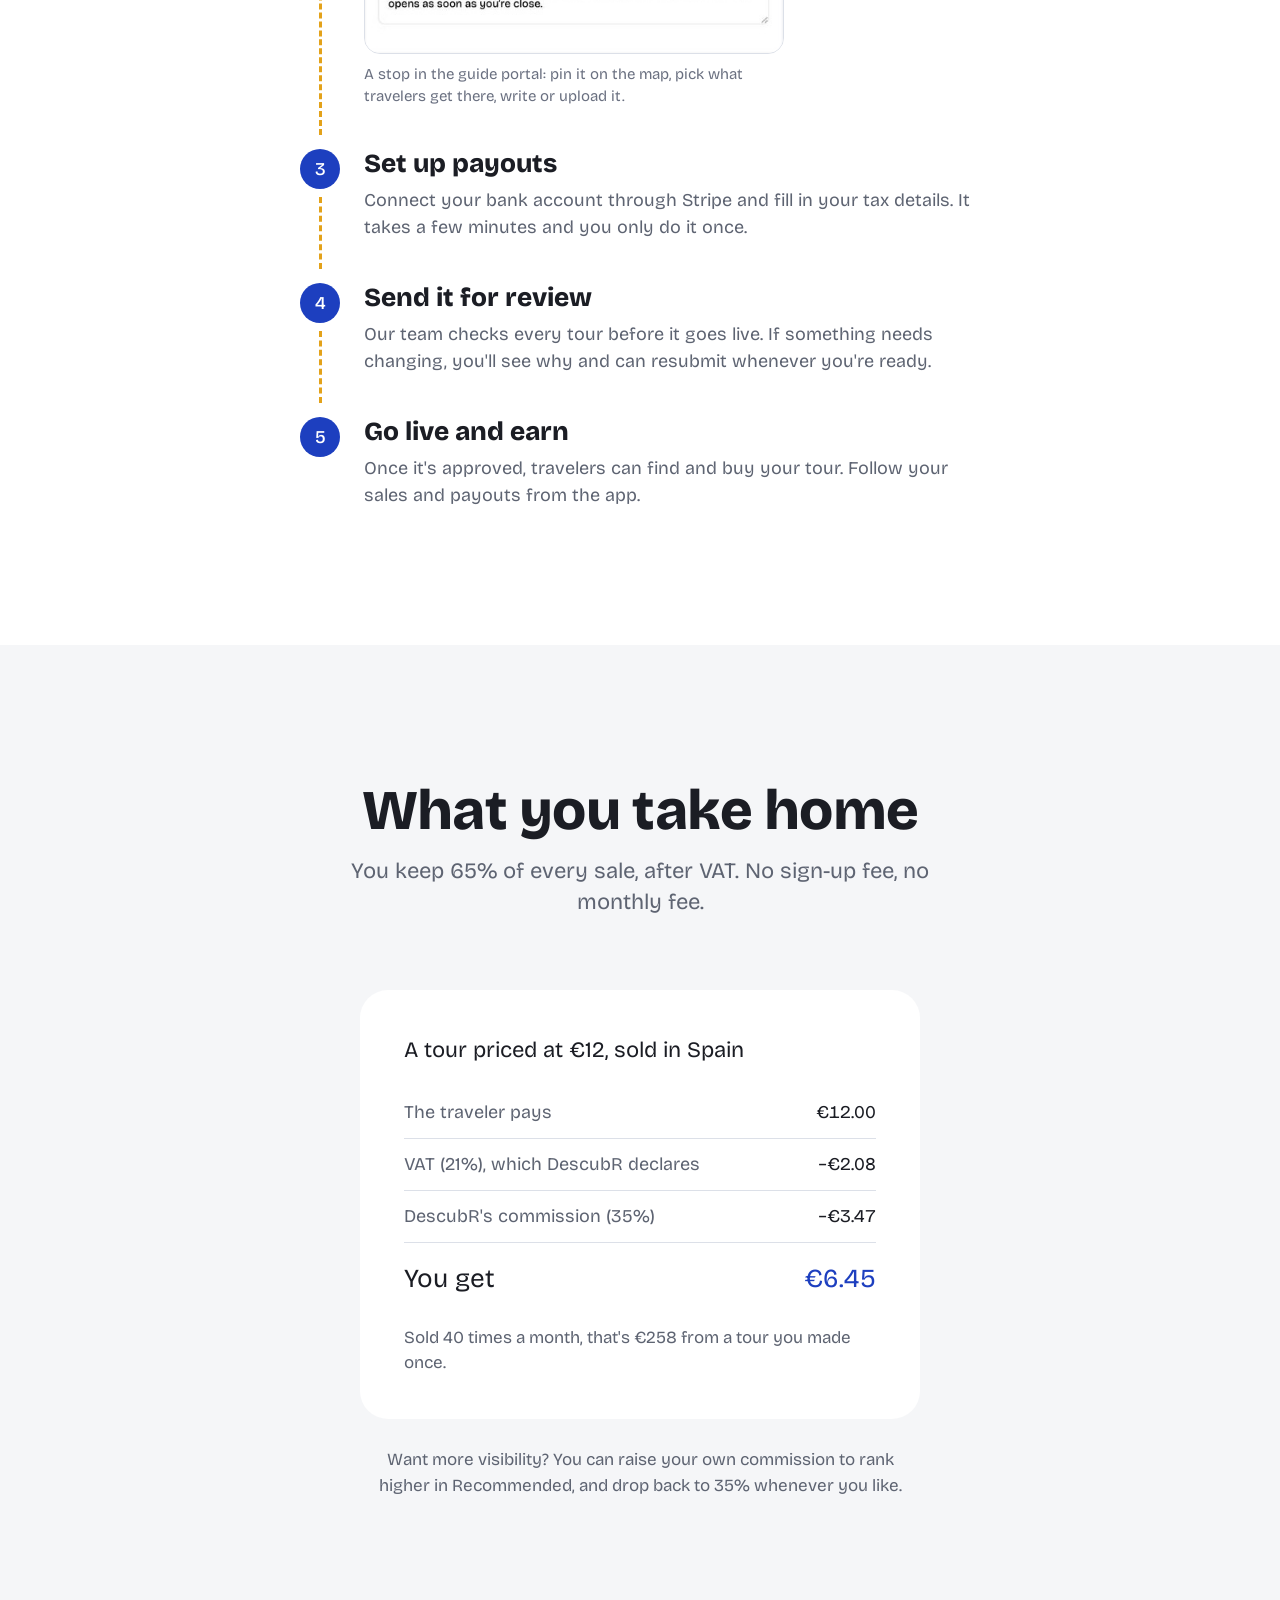
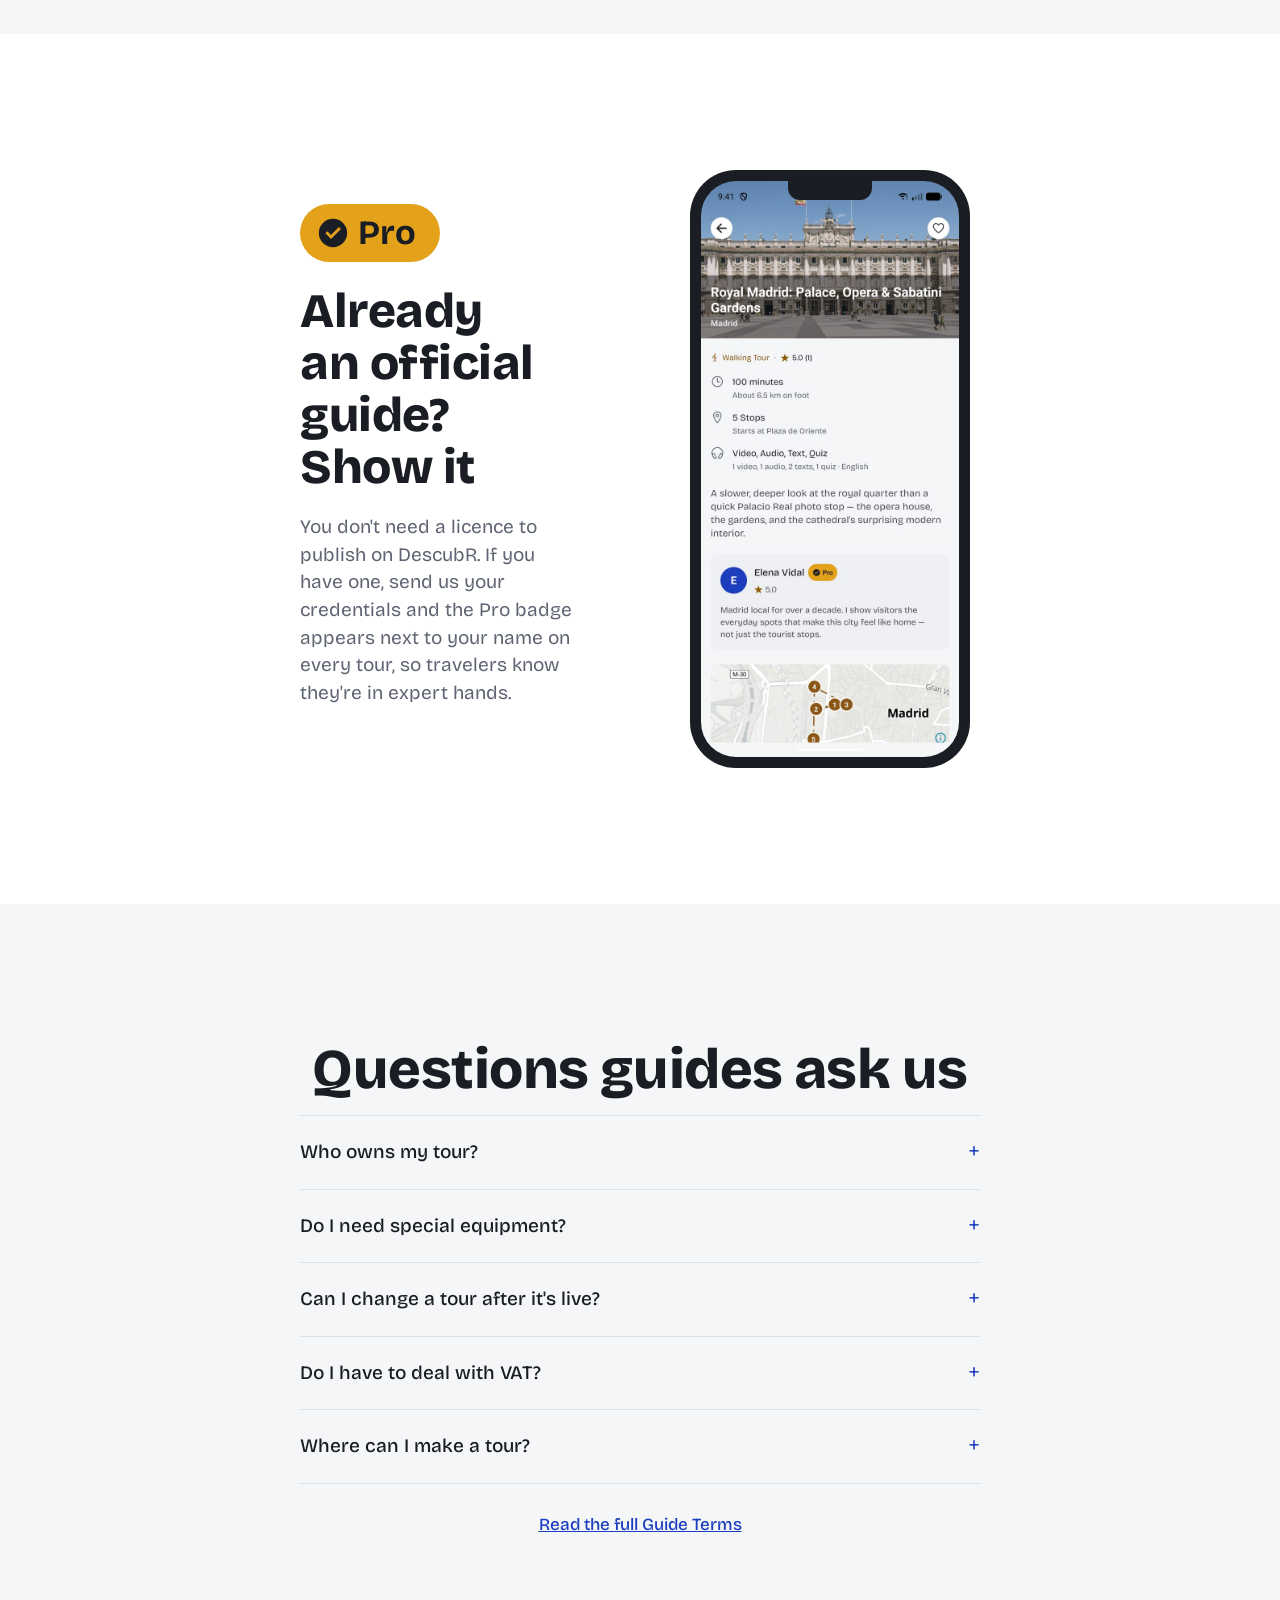
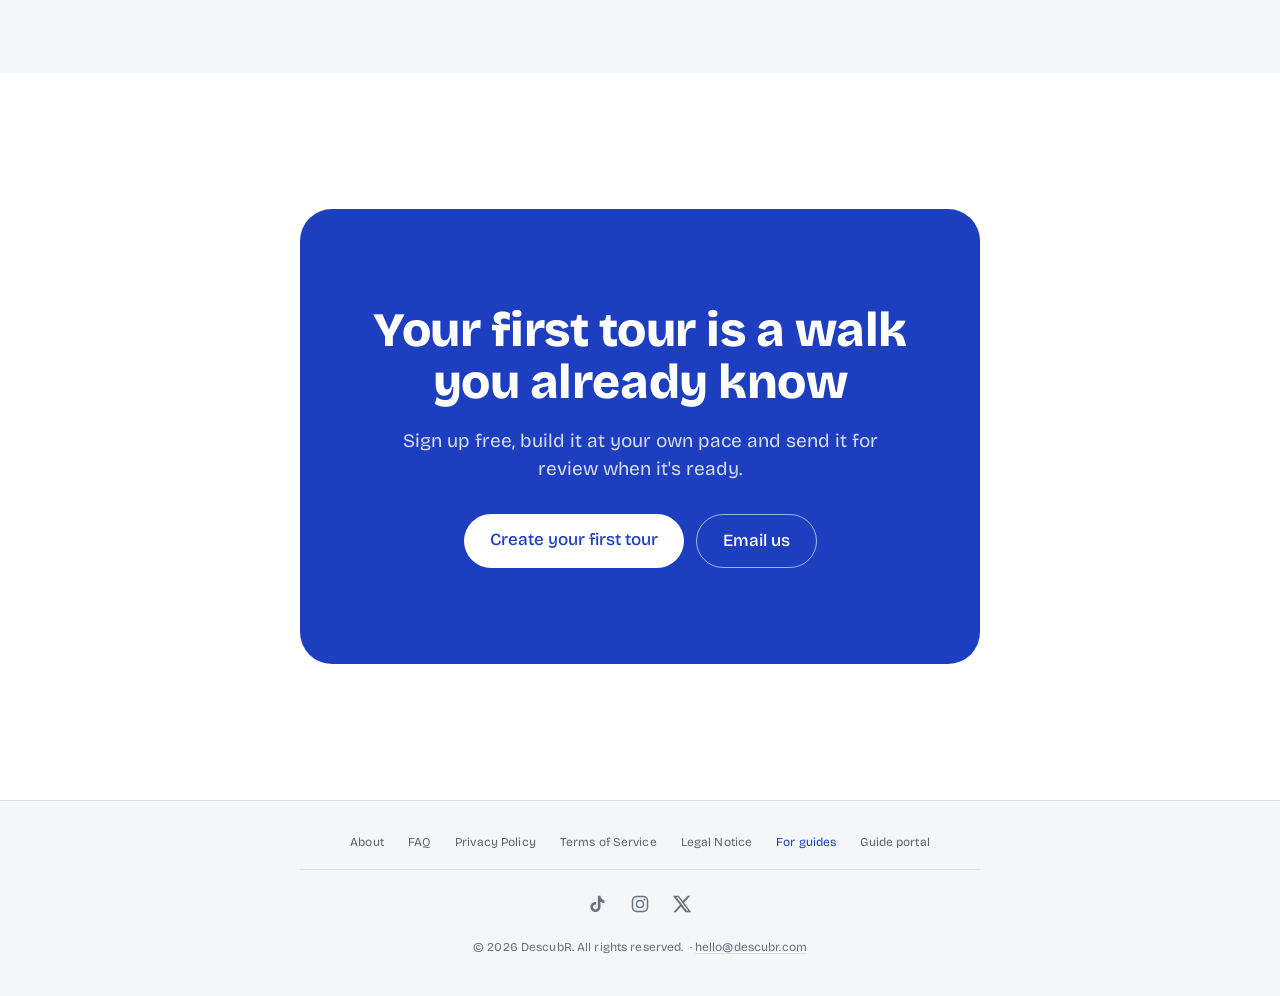
<file: guides/index.html>
<!DOCTYPE html>
<html lang="en">
<head>
  <meta charset="utf-8">
  <meta name="viewport" content="width=device-width, initial-scale=1">
  <script>
    (function () {
      var saved = null;
      try { saved = localStorage.getItem('descubr-theme'); } catch (e) {}
      if (saved === 'light' || saved === 'dark') {
        document.documentElement.setAttribute('data-theme', saved);
      }
    })();
  </script>
  <title>For guides · DescubR</title>
  <meta name="description" content="Earn from the places you know. Build a self-guided tour once, set your price and get paid every time a traveler walks it.">
  <link rel="canonical" href="https://descubr.com/guides/">
  <meta property="og:type" content="website">
  <meta property="og:site_name" content="DescubR">
  <meta property="og:title" content="For guides · DescubR">
  <meta property="og:description" content="Earn from the places you know. Build a self-guided tour once, set your price and get paid every time a traveler walks it.">
  <meta property="og:url" content="https://descubr.com/guides/">
  <meta property="og:image" content="https://descubr.com/assets/og-image.png">
  <meta name="twitter:card" content="summary_large_image">
  <meta name="twitter:title" content="For guides · DescubR">
  <meta name="twitter:description" content="Earn from the places you know. Build a self-guided tour once, set your price and get paid every time a traveler walks it.">
  <meta name="twitter:image" content="https://descubr.com/assets/og-image.png">
  <link rel="icon" type="image/svg+xml" href="../assets/logo-mark.svg">
  <link rel="icon" type="image/png" sizes="192x192" href="../assets/favicon-192.png">
  <link rel="icon" href="/favicon.ico" sizes="48x48">
  <link rel="apple-touch-icon" href="../assets/favicon.png">
  <link rel="stylesheet" href="../assets/style.css?v=20261116">
</head>
<body>

  <header class="site-header">
    <div class="wrap">
      <a class="wordmark" href="../"><img src="../assets/logo-mark.svg" alt="" width="26" height="26" class="wordmark-icon"><span class="word">Descub<span class="r">R</span></span></a>
      <div class="site-nav">
        <nav class="site-nav-links">
          <a href="../#how-it-works"><span data-i18n="en">How it works</span><span data-i18n="es">Cómo funciona</span></a>
          <a href="../guides/" class="active"><span data-i18n="en">For guides</span><span data-i18n="es">Para guías</span></a>
          <a href="../faq/"><span data-i18n="en">FAQ</span><span data-i18n="es">Preguntas frecuentes</span></a>
        </nav>
        <div class="menu-wrap">
          <button class="menu-toggle" data-menu-toggle type="button" aria-expanded="false" aria-label="Menu">
            <svg viewBox="0 0 20 20" width="18" height="18" fill="none" stroke="currentColor" stroke-width="1.8" stroke-linecap="round" aria-hidden="true"><line x1="2" y1="5" x2="18" y2="5"/><line x1="2" y1="10" x2="18" y2="10"/><line x1="2" y1="15" x2="18" y2="15"/></svg>
          </button>
          <nav class="site-menu" data-menu hidden>
            <a href="../#how-it-works"><span data-i18n="en">How it works</span><span data-i18n="es">Cómo funciona</span></a>
            <a href="../guides/" class="active"><span data-i18n="en">For guides</span><span data-i18n="es">Para guías</span></a>
            <a href="../faq/"><span data-i18n="en">FAQ</span><span data-i18n="es">Preguntas frecuentes</span></a>
            <a href="../about/"><span data-i18n="en">About</span><span data-i18n="es">Sobre nosotros</span></a>
            <a href="../privacy/"><span data-i18n="en">Privacy Policy</span><span data-i18n="es">Política de privacidad</span></a>
            <a href="../terms/"><span data-i18n="en">Terms of Service</span><span data-i18n="es">Términos del servicio</span></a>
            <a href="../legal-notice/"><span data-i18n="en">Legal Notice</span><span data-i18n="es">Aviso legal</span></a>
          </nav>
        </div>
        <select class="lang-select" data-lang-select aria-label="Language / Idioma">
          <option value="en">English</option>
          <option value="es">Español</option>
        </select>
        <button class="theme-toggle" data-theme-toggle type="button" aria-label="Toggle dark mode"><svg class="icon-sun" viewBox="0 0 20 20" width="16" height="16" fill="none" stroke="currentColor" stroke-width="1.6" stroke-linecap="round" aria-hidden="true"><circle cx="10" cy="10" r="3.6"/><path d="M10 1.8v2M10 16.2v2M3.7 3.7l1.4 1.4M14.9 14.9l1.4 1.4M1.8 10h2M16.2 10h2M3.7 16.3l1.4-1.4M14.9 5.1l1.4-1.4"/></svg><svg class="icon-moon" viewBox="0 0 20 20" width="16" height="16" fill="none" stroke="currentColor" stroke-width="1.6" stroke-linecap="round" stroke-linejoin="round" aria-hidden="true"><path d="M17.2 12.4A7.2 7.2 0 1 1 7.6 2.8a5.6 5.6 0 0 0 9.6 9.6Z"/></svg></button>
        <a class="nav-cta" href="https://guide.descubr.com" target="_blank" rel="noopener"><span data-i18n="en">Start as a guide</span><span data-i18n="es">Empieza como guía</span></a>
      </div>
    </div>
  </header>

  <main>
    <!-- Hero -->
    <div class="wrap wrap-wide hero">
      <div class="hero-grid">
        <div class="hero-content">
          <p class="hero-brand"><img src="../assets/logo-mark.svg" alt="" width="44" height="44" class="hero-brand-icon"><span>Descub<span class="r">R</span></span></p>
          <div data-i18n="en">
            <h1>Turn the city you know into a tour that sells every day</h1>
            <p class="lede">Record your route once, with your stories, videos and audio, and travelers walk it whenever they like. You set the price and get paid for every sale, even on your days off.</p>
          </div>
          <div data-i18n="es">
            <h1>Convierte la ciudad que conoces en un tour que se vende cada día</h1>
            <p class="lede">Graba tu ruta una vez, con tus historias, vídeos y audios, y los viajeros la recorren cuando quieran. Tú pones el precio y cobras cada venta, también en tus días libres.</p>
          </div>
          <div class="cta-row guide-hero-cta">
            <a class="button" href="https://guide.descubr.com" target="_blank" rel="noopener"><span data-i18n="en">Create your first tour</span><span data-i18n="es">Crea tu primer tour</span></a>
            <a class="button button-ghost" href="#earnings"><span data-i18n="en">See what you'd earn</span><span data-i18n="es">Mira cuánto ganarías</span></a>
          </div>
          <ul class="hero-points">
            <li><span data-i18n="en">Free to join</span><span data-i18n="es">Unirse es gratis</span></li>
            <li><span data-i18n="en">No application</span><span data-i18n="es">Sin solicitud</span></li>
            <li><span data-i18n="en">You set the price</span><span data-i18n="es">Tú pones el precio</span></li>
          </ul>
        </div>
        <div class="hero-visual">
          <div class="phone-frame phone-front">
            <div class="phone-notch" aria-hidden="true"></div>
            <img src="../assets/app-explore.jpg" data-src-es="../assets/app-explore-es.jpg" data-alt-es="Pantalla Explorar de la app DescubR, donde los viajeros encuentran los tours cerca de ellos" width="640" height="1428" fetchpriority="high"
                 alt="DescubR app Explore screen, where travelers find tours near them">
          </div>
          <div class="phone-frame phone-back">
            <div class="phone-notch" aria-hidden="true"></div>
            <img src="../assets/app-detail.jpg" data-src-es="../assets/app-detail-es.jpg" data-alt-es="Página de un tour en DescubR con la duración, la distancia, las paradas, la guía y el mapa de la ruta" width="640" height="1428" loading="lazy"
                 alt="A tour's page in DescubR with its duration, distance, stops, guide and route map">
          </div>
        </div>
      </div>
    </div>

    <!-- Why -->
    <section class="section" aria-labelledby="why-title">
      <div class="wrap wrap-wide">
        <h2 class="section-title" id="why-title">
          <span data-i18n="en">Your knowledge, working while you don't</span>
          <span data-i18n="es">Lo que sabes, trabajando por ti</span>
        </h2>
        <p class="section-lede">
          <span data-i18n="en">A walking tour usually ends when you stop talking. On DescubR, the same tour can be walked by one traveler in the morning and ten more by the weekend.</span>
          <span data-i18n="es">Un tour a pie suele acabar cuando dejas de hablar. En DescubR, el mismo tour lo puede hacer un viajero por la mañana y diez más antes del fin de semana.</span>
        </p>
        <div class="value-grid">
          <div class="value-card">
            <span class="value-icon" aria-hidden="true"><svg viewBox="0 0 24 24" width="22" height="22" fill="none" stroke="currentColor" stroke-width="1.8" stroke-linecap="round" stroke-linejoin="round"><circle cx="12" cy="12" r="9"/><path d="M12 7v5l3 2"/></svg></span>
            <div data-i18n="en"><h3>Make it once, sell it again and again</h3><p>No group sizes, no booking slots, no standing in the rain waiting for no-shows. Every sale after the first is time you didn't have to spend.</p></div>
            <div data-i18n="es"><h3>Créalo una vez, véndelo una y otra vez</h3><p>Sin tamaños de grupo, sin horarios de reserva, sin esperar bajo la lluvia a quien no aparece. Cada venta después de la primera es tiempo que no has tenido que invertir.</p></div>
          </div>
          <div class="value-card">
            <span class="value-icon" aria-hidden="true"><svg viewBox="0 0 24 24" width="22" height="22" fill="none" stroke="currentColor" stroke-width="1.8" stroke-linecap="round" stroke-linejoin="round"><path d="M20.6 13.4 13.4 20.6a2 2 0 0 1-2.8 0L3 13V3h10l7.6 7.6a2 2 0 0 1 0 2.8Z"/><circle cx="7.5" cy="7.5" r="1.5"/></svg></span>
            <div data-i18n="en"><h3>Your price, your call</h3><p>Choose what your tour costs and change it whenever you like. Price changes go live straight away, with no review.</p></div>
            <div data-i18n="es"><h3>Tu precio, tu decisión</h3><p>Decide cuánto cuesta tu tour y cámbialo cuando quieras. Los cambios de precio se aplican al momento, sin revisión.</p></div>
          </div>
          <div class="value-card">
            <span class="value-icon" aria-hidden="true"><svg viewBox="0 0 24 24" width="22" height="22" fill="none" stroke="currentColor" stroke-width="1.8" stroke-linecap="round" stroke-linejoin="round"><circle cx="12" cy="12" r="9"/><path d="M3 12h18M12 3a14 14 0 0 1 0 18M12 3a14 14 0 0 0 0 18"/></svg></span>
            <div data-i18n="en"><h3>Travelers find you</h3><p>Your tour shows up on the map for people nearby and in search for anyone planning a trip. The first stop is free, so they hear how you tell a story before they buy.</p></div>
            <div data-i18n="es"><h3>Los viajeros te encuentran</h3><p>Tu tour aparece en el mapa para quien está cerca y en las búsquedas de quien planea un viaje. La primera parada es gratis, así escuchan cómo cuentas las historias antes de comprar.</p></div>
          </div>
          <div class="value-card">
            <span class="value-icon" aria-hidden="true"><svg viewBox="0 0 24 24" width="22" height="22" fill="none" stroke="currentColor" stroke-width="1.8" stroke-linecap="round" stroke-linejoin="round"><rect x="3" y="5" width="18" height="14" rx="2"/><path d="M3 10h18M7 15h4"/></svg></span>
            <div data-i18n="en"><h3>We handle the paperwork</h3><p>DescubR takes the payments, charges and declares the VAT, and issues the invoices. Your earnings land in your bank account automatically.</p></div>
            <div data-i18n="es"><h3>Nosotros nos encargamos del papeleo</h3><p>DescubR cobra los pagos, aplica y declara el IVA y emite las facturas. Tus ganancias llegan a tu cuenta bancaria automáticamente.</p></div>
          </div>
        </div>
      </div>
    </section>

    <!-- How it works -->
    <section class="section" aria-labelledby="how-title">
      <div class="wrap">
        <h2 class="section-title" id="how-title">
          <span data-i18n="en">From idea to first sale</span>
          <span data-i18n="es">De la idea a la primera venta</span>
        </h2>
        <p class="section-lede">
          <span data-i18n="en">All you need is your phone and a route you love showing people.</span>
          <span data-i18n="es">Solo necesitas tu móvil y una ruta que te encante enseñar.</span>
        </p>
        <ol class="guide-steps">
          <li>
            <div data-i18n="en"><h3>Sign up</h3><p>Create a free account in the guide portal or tap "Become a guide" in the app. You can start straight away.</p></div>
            <div data-i18n="es"><h3>Regístrate</h3><p>Crea una cuenta gratis en el portal de guías o pulsa "Conviértete en guía" en la app. Puedes empezar al momento.</p></div>
          </li>
          <li>
            <div data-i18n="en"><h3>Build your route</h3><p>Drop your stops on the map and fill each one with a video, an audio track, a story or a quiz. Each stop unlocks when the traveler gets there.</p></div>
            <div data-i18n="es"><h3>Crea tu ruta</h3><p>Coloca tus paradas en el mapa y llena cada una con un vídeo, un audio, una historia o un cuestionario. Cada parada se desbloquea cuando el viajero llega.</p></div>
            <figure class="portal-shot">
              <img src="../assets/portal-stop.jpg" data-src-es="../assets/portal-stop-es.jpg" width="526" height="776" loading="lazy"
                   alt="A stop in the guide portal's tour editor: its title, meeting point, teaser, a map pin in central Madrid, unlock radius, content type and text"
                   data-alt-es="Una parada en el editor de tours del portal de guías: título, punto de encuentro, adelanto, un pin en el mapa del centro de Madrid, radio de desbloqueo, tipo de contenido y texto">
              <figcaption><span data-i18n="en">A stop in the guide portal: pin it on the map, pick what travelers get there, write or upload it.</span><span data-i18n="es">Una parada en el portal de guías: márcala en el mapa, elige qué encuentra el viajero allí y escríbelo o súbelo.</span></figcaption>
            </figure>
          </li>
          <li>
            <div data-i18n="en"><h3>Set up payouts</h3><p>Connect your bank account through Stripe and fill in your tax details. It takes a few minutes and you only do it once.</p></div>
            <div data-i18n="es"><h3>Configura tus cobros</h3><p>Conecta tu cuenta bancaria a través de Stripe y rellena tus datos fiscales. Son unos minutos y solo se hace una vez.</p></div>
          </li>
          <li>
            <div data-i18n="en"><h3>Send it for review</h3><p>Our team checks every tour before it goes live. If something needs changing, you'll see why and can resubmit whenever you're ready.</p></div>
            <div data-i18n="es"><h3>Envíalo a revisión</h3><p>Nuestro equipo revisa cada tour antes de publicarlo. Si hay que cambiar algo, verás el motivo y podrás volver a enviarlo cuando quieras.</p></div>
          </li>
          <li>
            <div data-i18n="en"><h3>Go live and earn</h3><p>Once it's approved, travelers can find and buy your tour. Follow your sales and payouts from the app.</p></div>
            <div data-i18n="es"><h3>Publícalo y gana</h3><p>Una vez aprobado, los viajeros pueden encontrar y comprar tu tour. Sigue tus ventas y cobros desde la app.</p></div>
          </li>
        </ol>
      </div>
    </section>

    <!-- Earnings -->
    <section class="section" id="earnings" aria-labelledby="earn-title">
      <div class="wrap">
        <h2 class="section-title" id="earn-title">
          <span data-i18n="en">What you take home</span>
          <span data-i18n="es">Lo que te llevas</span>
        </h2>
        <p class="section-lede">
          <span data-i18n="en">You keep 65% of every sale, after VAT. No sign-up fee, no monthly fee.</span>
          <span data-i18n="es">Te quedas con el 65% de cada venta, después del IVA. Sin cuota de alta ni cuota mensual.</span>
        </p>
        <div class="earn-card">
          <div data-i18n="en">
            <p class="earn-title">A tour priced at €12, sold in Spain</p>
            <dl class="earn-rows">
              <div><dt>The traveler pays</dt><dd>€12.00</dd></div>
              <div><dt>VAT (21%), which DescubR declares</dt><dd>−€2.08</dd></div>
              <div><dt>DescubR's commission (35%)</dt><dd>−€3.47</dd></div>
              <div class="earn-total"><dt>You get</dt><dd>€6.45</dd></div>
            </dl>
            <p class="earn-scale">Sold 40 times a month, that's €258 from a tour you made once.</p>
          </div>
          <div data-i18n="es">
            <p class="earn-title">Un tour de 12 €, vendido en España</p>
            <dl class="earn-rows">
              <div><dt>El viajero paga</dt><dd>12,00 €</dd></div>
              <div><dt>IVA (21%), que declara DescubR</dt><dd>−2,08 €</dd></div>
              <div><dt>Comisión de DescubR (35%)</dt><dd>−3,47 €</dd></div>
              <div class="earn-total"><dt>Recibes</dt><dd>6,45 €</dd></div>
            </dl>
            <p class="earn-scale">Vendido 40 veces al mes, son 258&nbsp;€ de un tour que creaste una vez.</p>
          </div>
        </div>
        <p class="earn-note">
          <span data-i18n="en">Want more visibility? You can raise your own commission to rank higher in Recommended, and drop back to 35% whenever you like.</span>
          <span data-i18n="es">¿Quieres más visibilidad? Puedes subir tu comisión para aparecer más arriba en Recomendados, y volver al 35% cuando quieras.</span>
        </p>
      </div>
    </section>

    <!-- Pro -->
    <section class="section" aria-labelledby="pro-title">
      <div class="wrap">
        <div class="feature-split">
          <div class="feature-text">
            <!-- the badge exactly as travelers see it in the app, at a size you can read; theme.js spins it once each time it scrolls into view -->
            <span class="pro-badge" aria-hidden="true"><svg viewBox="0 0 24 24" fill="currentColor"><path fill-rule="evenodd" d="M12 2a10 10 0 1 0 0 20 10 10 0 0 0 0-20Zm-1.4 14.2-4-4 1.4-1.4 2.6 2.6 5.6-5.6 1.4 1.4-7 7Z"/></svg>Pro</span>
            <div data-i18n="en">
              <h2 id="pro-title">Already an official guide? Show it</h2>
              <p>You don't need a licence to publish on DescubR. If you have one, send us your credentials and the Pro badge appears next to your name on every tour, so travelers know they're in expert hands.</p>
            </div>
            <div data-i18n="es">
              <h2>¿Ya eres guía oficial? Que se note</h2>
              <p>No necesitas licencia para publicar en DescubR. Si la tienes, envíanos tu acreditación y la insignia Pro aparecerá junto a tu nombre en todos tus tours, para que los viajeros sepan que están en manos expertas.</p>
            </div>
          </div>
          <div class="phone-frame phone-frame-sm">
            <div class="phone-notch" aria-hidden="true"></div>
            <img src="../assets/app-detail.jpg" data-src-es="../assets/app-detail-es.jpg" data-alt-es="Página de un tour en DescubR con la guía Elena Vidal y su insignia Pro" width="640" height="1428" loading="lazy"
                 alt="A tour's page in DescubR showing its guide, Elena Vidal, with the Pro badge">
          </div>
        </div>
      </div>
    </section>

    <!-- FAQ -->
    <section class="section" aria-labelledby="gfaq-title">
      <div class="wrap">
        <h2 class="section-title" id="gfaq-title">
          <span data-i18n="en">Questions guides ask us</span>
          <span data-i18n="es">Lo que nos preguntan los guías</span>
        </h2>
        <div class="faq-mini">
          <div data-i18n="en">
            <details class="faq-item"><summary>Who owns my tour?</summary><p>You do. You're its author, and you give DescubR a licence to host, show and sell access to it.</p></details>
            <details class="faq-item"><summary>Do I need special equipment?</summary><p>No. A recent phone records good enough video and audio. What travelers pay for is your knowledge and how you tell it.</p></details>
            <details class="faq-item"><summary>Can I change a tour after it's live?</summary><p>Yes. Prices change instantly. Content edits are saved as a draft and reviewed, while the published version keeps selling unchanged.</p></details>
            <details class="faq-item"><summary>Do I have to deal with VAT?</summary><p>DescubR is the seller, so we charge and declare the VAT on each sale. You tell us your tax status once, and we send you self-billed invoices or statements for your records.</p></details>
            <details class="faq-item"><summary>Where can I make a tour?</summary><p>Anywhere in the world. We're starting in Spain, with Madrid leading the way, so tours there reach our first travelers.</p></details>
            <p class="faq-more"><a href="../guide-terms/">Read the full Guide Terms</a></p>
          </div>
          <div data-i18n="es">
            <details class="faq-item"><summary>¿De quién es mi tour?</summary><p>Tuyo. Tú eres el autor, y le das a DescubR una licencia para alojarlo, mostrarlo y vender el acceso.</p></details>
            <details class="faq-item"><summary>¿Necesito un equipo especial?</summary><p>No. Un móvil actual graba vídeo y audio de sobra. Lo que pagan los viajeros es lo que sabes y cómo lo cuentas.</p></details>
            <details class="faq-item"><summary>¿Puedo cambiar un tour ya publicado?</summary><p>Sí. El precio cambia al momento. Los cambios de contenido se guardan como borrador y se revisan, mientras la versión publicada sigue vendiéndose igual.</p></details>
            <details class="faq-item"><summary>¿Tengo que encargarme del IVA?</summary><p>DescubR es quien vende, así que aplicamos y declaramos el IVA de cada venta. Nos indicas tu situación fiscal una vez y te enviamos autofacturas o resúmenes para tu contabilidad.</p></details>
            <details class="faq-item"><summary>¿Dónde puedo crear un tour?</summary><p>En cualquier lugar del mundo. Empezamos en España, con Madrid a la cabeza, así que los tours de allí llegan a nuestros primeros viajeros.</p></details>
            <p class="faq-more"><a href="../guide-terms/">Lee los Términos para guías completos</a></p>
          </div>
        </div>
      </div>
    </section>

    <!-- Closing CTA -->
    <section class="section" aria-labelledby="cta-title">
      <div class="wrap">
        <div class="guide-cta">
          <div data-i18n="en">
            <h2 id="cta-title">Your first tour is a walk you already know</h2>
            <p>Sign up free, build it at your own pace and send it for review when it's ready.</p>
            <div class="cta-row">
              <a class="button" href="https://guide.descubr.com" target="_blank" rel="noopener">Create your first tour</a>
              <a class="button button-ghost" href="mailto:hello@descubr.com">Email us</a>
            </div>
          </div>
          <div data-i18n="es">
            <h2>Tu primer tour es un paseo que ya conoces</h2>
            <p>Regístrate gratis, créalo a tu ritmo y envíalo a revisión cuando esté listo.</p>
            <div class="cta-row">
              <a class="button" href="https://guide.descubr.com" target="_blank" rel="noopener">Crea tu primer tour</a>
              <a class="button button-ghost" href="mailto:hello@descubr.com">Escríbenos</a>
            </div>
          </div>
        </div>
      </div>
    </section>
  </main>

  <footer class="site-footer">
    <div class="wrap">
      <nav class="footer-nav">
        <a href="../about/"><span data-i18n="en">About</span><span data-i18n="es">Sobre nosotros</span></a>
        <a href="../faq/"><span data-i18n="en">FAQ</span><span data-i18n="es">Preguntas frecuentes</span></a>
        <a href="../privacy/"><span data-i18n="en">Privacy Policy</span><span data-i18n="es">Política de privacidad</span></a>
        <a href="../terms/"><span data-i18n="en">Terms of Service</span><span data-i18n="es">Términos del servicio</span></a>
        <a href="../legal-notice/"><span data-i18n="en">Legal Notice</span><span data-i18n="es">Aviso legal</span></a>
        <a href="../guides/" class="active"><span data-i18n="en">For guides</span><span data-i18n="es">Para guías</span></a>
        <a href="https://guide.descubr.com" target="_blank" rel="noopener"><span data-i18n="en">Guide portal</span><span data-i18n="es">Portal de guías</span></a>
      </nav>
      <div class="social-links">
        <a href="https://www.tiktok.com/@descubr_app" target="_blank" rel="noopener" aria-label="TikTok"><svg viewBox="0 0 24 24" width="20" height="20" fill="currentColor" aria-hidden="true"><path d="M16.6 5.82c-1.02-.88-1.66-2.17-1.66-3.6h-3.06v13.44c0 1.62-1.32 2.94-2.94 2.94a2.94 2.94 0 0 1 0-5.88c.28 0 .55.04.8.11V9.72a6.02 6.02 0 0 0-.8-.06c-3.32 0-6 2.68-6 6s2.68 6 6 6 6-2.68 6-6V9.2a8.16 8.16 0 0 0 4.76 1.53V7.67a4.85 4.85 0 0 1-3.1-1.85z"/></svg></a>
        <a href="https://www.instagram.com/descubr_app/" target="_blank" rel="noopener" aria-label="Instagram"><svg viewBox="0 0 24 24" width="20" height="20" fill="none" stroke="currentColor" stroke-width="1.8" aria-hidden="true"><rect x="3" y="3" width="18" height="18" rx="5"/><circle cx="12" cy="12" r="4.2"/><circle cx="17.4" cy="6.6" r="1.1" fill="currentColor" stroke="none"/></svg></a>
        <a href="https://x.com/descubr_app" target="_blank" rel="noopener" aria-label="X"><svg viewBox="0 0 24 24" width="20" height="20" fill="currentColor" aria-hidden="true"><path d="M18.9 2H22l-7.5 8.57L23 22h-6.9l-5.4-7.06L4.6 22H1.5l8.02-9.17L1 2h7.06l4.88 6.46L18.9 2zm-1.2 18h1.9L7.4 3.9H5.36L17.7 20z"/></svg></a>
      </div>
      <p class="footer-copy">
        <span data-i18n="en">&copy; 2026 DescubR. All rights reserved.</span>
        <span data-i18n="es">&copy; 2026 DescubR. Todos los derechos reservados.</span>
        &nbsp;&middot;&nbsp;<a href="mailto:hello@descubr.com">hello@descubr.com</a>
      </p>
    </div>
  </footer>

  <script src="../assets/lang.js?v=20261105"></script>
  <script src="../assets/menu.js"></script>
  <script src="../assets/theme.js?v=20261106"></script>
</body>
</html>
</file>
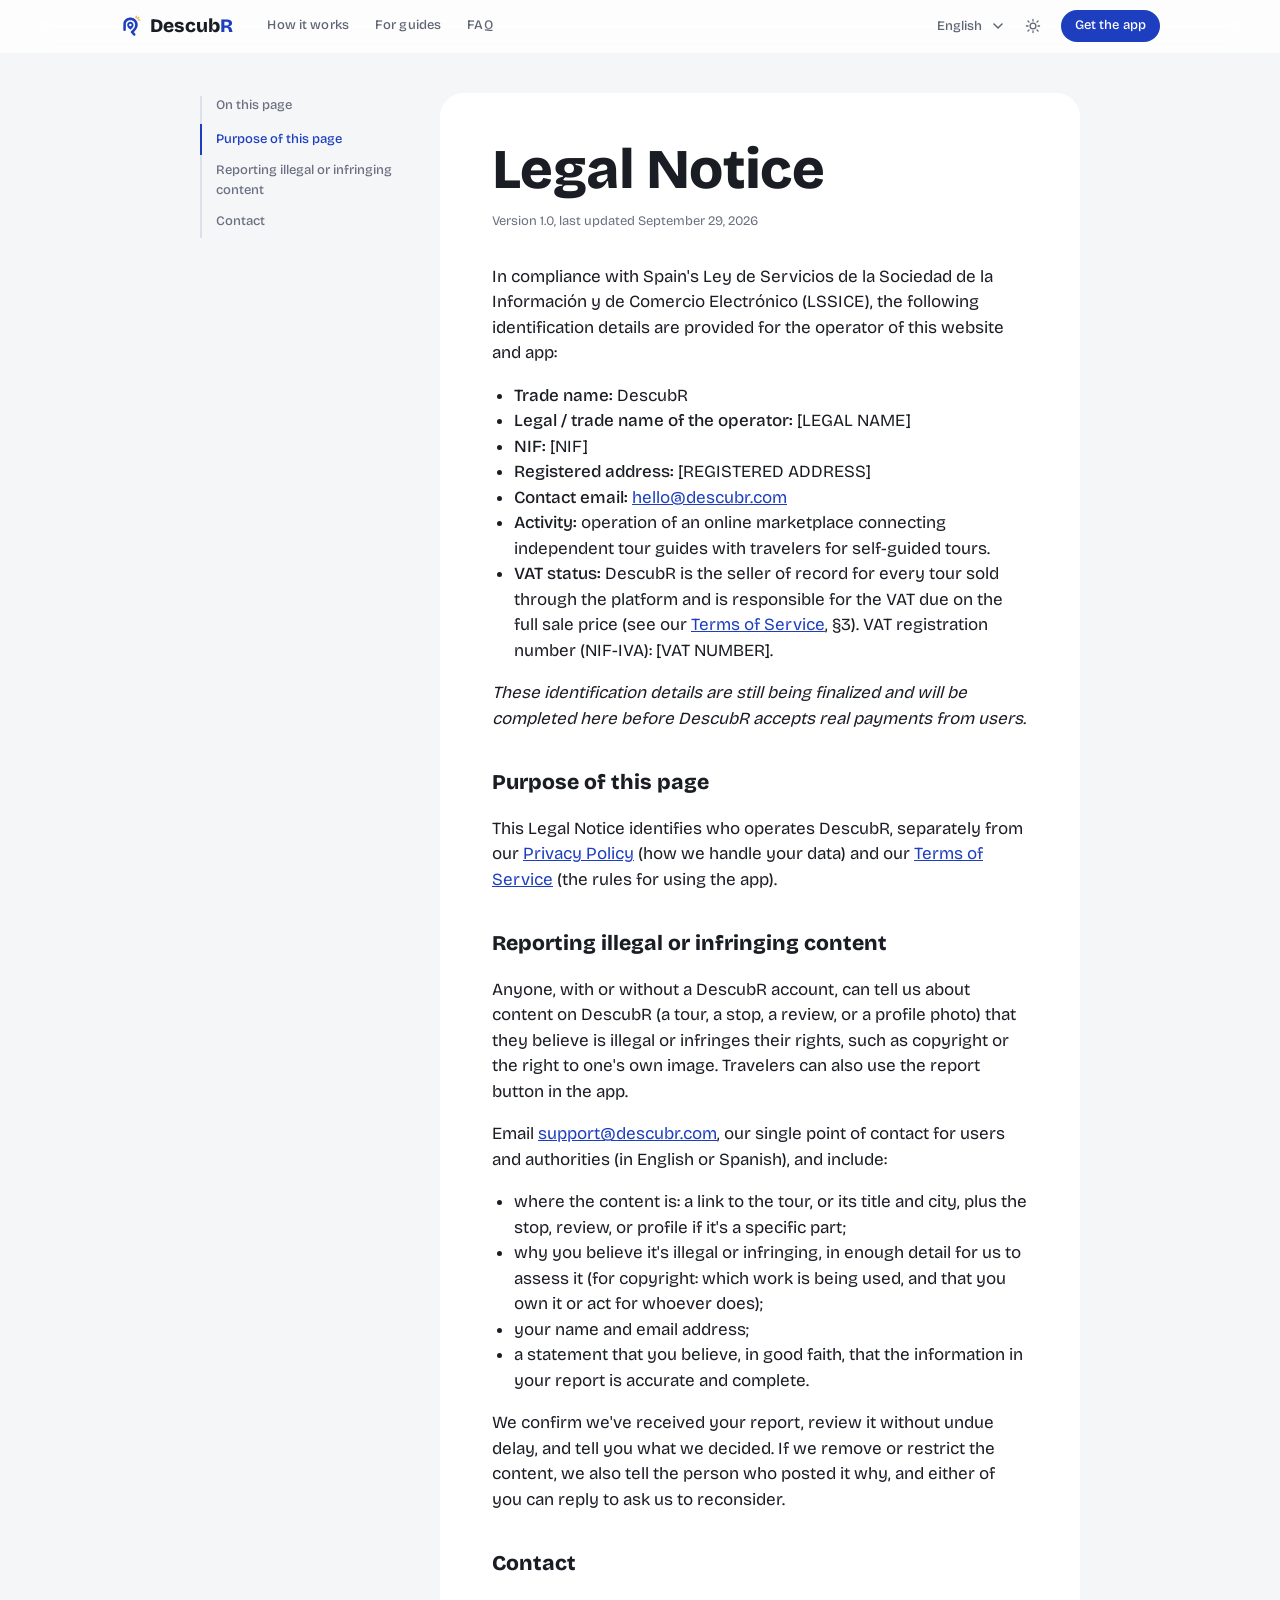
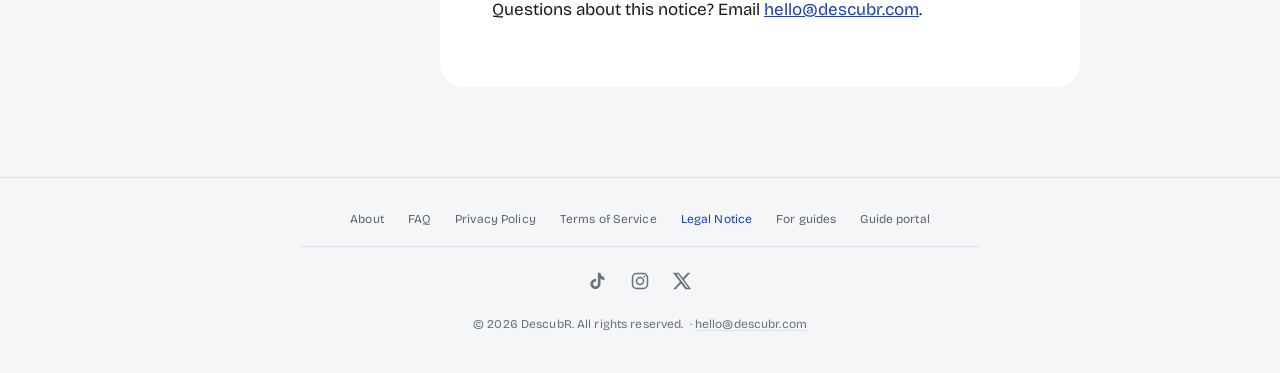
<file: legal-notice/index.html>
<!--
  TODO before accepting real payments: fill in the placeholders below
  ([LEGAL NAME], [NIF], [REGISTERED ADDRESS]) with real values. Two practical
  ways to do this without publishing a home address:

  1. Stay autónomo (sole proprietor) and rent a virtual/registered-office
     address (common in Spain, roughly 10-30 EUR/month via a gestoría or
     coworking space) to use as the public "domicilio" here instead of your
     home. Your NIF (DNI) still has to be disclosed under LSSICE Art. 10,
     there's no way around that for an individual, but your home address
     stays private.

  2. Incorporate as an SL (Sociedad Limitada), typically via a gestor. The
     site then discloses the SL's own CIF and registered address (which can
     also be a virtual office), not your personal NIF/DNI, plus you get
     limited liability, relevant once you're processing real payments. More
     setup cost and ongoing accounting obligations than staying autónomo.

  This isn't legal advice. Confirm the final wording with a Spanish
  gestor/abogado before this page goes live with real payments.
-->
<!DOCTYPE html>
<html lang="en">
<head>
  <meta charset="utf-8">
  <meta name="viewport" content="width=device-width, initial-scale=1">
  <script>
    (function () {
      var saved = null;
      try { saved = localStorage.getItem('descubr-theme'); } catch (e) {}
      if (saved === 'light' || saved === 'dark') {
        document.documentElement.setAttribute('data-theme', saved);
      }
    })();
  </script>
  <title>Legal Notice · DescubR</title>
  <meta name="description" content="Legal identification details for the operator of DescubR, as required under Spanish law.">
  <link rel="canonical" href="https://descubr.com/legal-notice/">
  <meta property="og:type" content="website">
  <meta property="og:site_name" content="DescubR">
  <meta property="og:title" content="Legal Notice · DescubR">
  <meta property="og:description" content="Legal identification details for the operator of DescubR, as required under Spanish law.">
  <meta property="og:url" content="https://descubr.com/legal-notice/">
  <meta property="og:image" content="https://descubr.com/assets/og-image.png">
  <meta name="twitter:card" content="summary_large_image">
  <meta name="twitter:title" content="Legal Notice · DescubR">
  <meta name="twitter:description" content="Legal identification details for the operator of DescubR, as required under Spanish law.">
  <meta name="twitter:image" content="https://descubr.com/assets/og-image.png">
  <link rel="icon" type="image/svg+xml" href="../assets/logo-mark.svg">
  <link rel="icon" type="image/png" sizes="192x192" href="../assets/favicon-192.png">
  <link rel="icon" href="/favicon.ico" sizes="48x48">
  <link rel="apple-touch-icon" href="../assets/favicon.png">
  <link rel="stylesheet" href="../assets/style.css?v=20261116">
</head>
<body>

  <div class="progress" aria-hidden="true"><div class="progress-fill" data-progress-fill></div></div>

  <header class="site-header">
    <div class="wrap">
      <a class="wordmark" href="../"><img src="../assets/logo-mark.svg" alt="" width="26" height="26" class="wordmark-icon"><span class="word">Descub<span class="r">R</span></span></a>
      <div class="site-nav">
        <nav class="site-nav-links">
          <a href="../#how-it-works"><span data-i18n="en">How it works</span><span data-i18n="es">Cómo funciona</span></a>
          <a href="../guides/"><span data-i18n="en">For guides</span><span data-i18n="es">Para guías</span></a>
          <a href="../faq/"><span data-i18n="en">FAQ</span><span data-i18n="es">Preguntas frecuentes</span></a>
        </nav>
        <div class="menu-wrap">
          <button class="menu-toggle" data-menu-toggle type="button" aria-expanded="false" aria-label="Menu">
            <svg viewBox="0 0 20 20" width="18" height="18" fill="none" stroke="currentColor" stroke-width="1.8" stroke-linecap="round" aria-hidden="true"><line x1="2" y1="5" x2="18" y2="5"/><line x1="2" y1="10" x2="18" y2="10"/><line x1="2" y1="15" x2="18" y2="15"/></svg>
          </button>
          <nav class="site-menu" data-menu hidden>
            <a href="../#how-it-works"><span data-i18n="en">How it works</span><span data-i18n="es">Cómo funciona</span></a>
            <a href="../guides/"><span data-i18n="en">For guides</span><span data-i18n="es">Para guías</span></a>
            <a href="../faq/"><span data-i18n="en">FAQ</span><span data-i18n="es">Preguntas frecuentes</span></a>
            <a href="../about/"><span data-i18n="en">About</span><span data-i18n="es">Sobre nosotros</span></a>
            <a href="../privacy/"><span data-i18n="en">Privacy Policy</span><span data-i18n="es">Política de privacidad</span></a>
            <a href="../terms/"><span data-i18n="en">Terms of Service</span><span data-i18n="es">Términos del servicio</span></a>
            <a href="../legal-notice/" class="active"><span data-i18n="en">Legal Notice</span><span data-i18n="es">Aviso legal</span></a>
          </nav>
        </div>
        <select class="lang-select" data-lang-select aria-label="Language / Idioma">
          <option value="en">English</option>
          <option value="es">Español</option>
        </select>
        <button class="theme-toggle" data-theme-toggle type="button" aria-label="Toggle dark mode"><svg class="icon-sun" viewBox="0 0 20 20" width="16" height="16" fill="none" stroke="currentColor" stroke-width="1.6" stroke-linecap="round" aria-hidden="true"><circle cx="10" cy="10" r="3.6"/><path d="M10 1.8v2M10 16.2v2M3.7 3.7l1.4 1.4M14.9 14.9l1.4 1.4M1.8 10h2M16.2 10h2M3.7 16.3l1.4-1.4M14.9 5.1l1.4-1.4"/></svg><svg class="icon-moon" viewBox="0 0 20 20" width="16" height="16" fill="none" stroke="currentColor" stroke-width="1.6" stroke-linecap="round" stroke-linejoin="round" aria-hidden="true"><path d="M17.2 12.4A7.2 7.2 0 1 1 7.6 2.8a5.6 5.6 0 0 0 9.6 9.6Z"/></svg></button>
        <a class="nav-cta" href="../#download"><span data-i18n="en">Get the app</span><span data-i18n="es">Descarga la app</span></a>
      </div>
    </div>
  </header>

  <main class="docs-main">
    <div class="docs-shell">
      <nav class="toc" aria-label="Table of contents / Tabla de contenidos">
        <span class="toc-label" data-i18n="en">On this page</span>
        <span class="toc-label" data-i18n="es">En esta página</span>
        <div class="toc-list" data-i18n="en">
          <a href="#en-1">Purpose of this page</a>
          <a href="#en-2">Reporting illegal or infringing content</a>
          <a href="#en-3">Contact</a>
        </div>
        <div class="toc-list" data-i18n="es">
          <a href="#es-1">Objeto de esta página</a>
          <a href="#es-2">Cómo reportar contenido ilegal o que infringe derechos</a>
          <a href="#es-3">Contacto</a>
        </div>
      </nav>

      <article class="doc-card">
        <!-- ================= ENGLISH ================= -->
        <div data-i18n="en">
      <h1>Legal Notice</h1>
      <p class="updated">Version 1.0, last updated September 29, 2026</p>

      <p>
        In compliance with Spain's Ley de Servicios de la Sociedad de la
        Información y de Comercio Electrónico (LSSICE), the following
        identification details are provided for the operator of this
        website and app:
      </p>

      <ul>
        <li><strong>Trade name:</strong> DescubR</li>
        <li><strong>Legal / trade name of the operator:</strong> [LEGAL NAME]</li>
        <li><strong>NIF:</strong> [NIF]</li>
        <li><strong>Registered address:</strong> [REGISTERED ADDRESS]</li>
        <li><strong>Contact email:</strong> <a href="mailto:hello@descubr.com">hello@descubr.com</a></li>
        <li><strong>Activity:</strong> operation of an online marketplace connecting independent tour guides with travelers for self-guided tours.</li>
        <li><strong>VAT status:</strong> DescubR is the seller of record for every tour sold through the platform and is responsible for the VAT due on the full sale price (see our <a href="../terms/">Terms of Service</a>, §3). VAT registration number (NIF-IVA): [VAT NUMBER].</li>
      </ul>

      <p>
        <em>These identification details are still being finalized and will
        be completed here before DescubR accepts real payments from
        users.</em>
      </p>

      <h2 id="en-1">Purpose of this page<a class="anchor" href="#en-1" aria-label="Link to this section">#</a></h2>
      <p>This Legal Notice identifies who operates DescubR, separately from
        our <a href="../privacy/">Privacy Policy</a> (how we handle your
        data) and our <a href="../terms/">Terms of Service</a> (the rules
        for using the app).</p>

      <h2 id="en-2">Reporting illegal or infringing content<a class="anchor" href="#en-2" aria-label="Link to this section">#</a></h2>
      <p>Anyone, with or without a DescubR account, can tell us about
        content on DescubR (a tour, a stop, a review, or a profile photo)
        that they believe is illegal or infringes their rights, such as
        copyright or the right to one's own image. Travelers can also use
        the report button in the app.</p>
      <p>Email <a href="mailto:support@descubr.com">support@descubr.com</a>,
        our single point of contact for users and authorities (in English
        or Spanish), and include:</p>
      <ul>
        <li>where the content is: a link to the tour, or its title and
          city, plus the stop, review, or profile if it's a specific
          part;</li>
        <li>why you believe it's illegal or infringing, in enough detail
          for us to assess it (for copyright: which work is being used, and
          that you own it or act for whoever does);</li>
        <li>your name and email address;</li>
        <li>a statement that you believe, in good faith, that the
          information in your report is accurate and complete.</li>
      </ul>
      <p>We confirm we've received your report, review it without undue
        delay, and tell you what we decided. If we remove or restrict the
        content, we also tell the person who posted it why, and either of
        you can reply to ask us to reconsider.</p>

      <h2 id="en-3">Contact<a class="anchor" href="#en-3" aria-label="Link to this section">#</a></h2>
      <p>Questions about this notice? Email
        <a href="mailto:hello@descubr.com">hello@descubr.com</a>.</p>
    </div>

        <!-- ================= ESPAÑOL ================= -->
        <div data-i18n="es">
      <h1>Aviso legal</h1>
      <p class="updated">Versión 1.0, última actualización: 29 de septiembre de 2026</p>

      <p>
        En cumplimiento de la Ley de Servicios de la Sociedad de la
        Información y de Comercio Electrónico (LSSICE), se facilitan los
        siguientes datos identificativos del responsable de este sitio web
        y aplicación:
      </p>

      <ul>
        <li><strong>Nombre comercial:</strong> DescubR</li>
        <li><strong>Denominación legal del responsable:</strong> [NOMBRE LEGAL]</li>
        <li><strong>NIF:</strong> [NIF]</li>
        <li><strong>Domicilio:</strong> [DOMICILIO]</li>
        <li><strong>Correo de contacto:</strong> <a href="mailto:hello@descubr.com">hello@descubr.com</a></li>
        <li><strong>Actividad:</strong> operación de un marketplace online que conecta a guías turísticos independientes con viajeros para tours autoguiados.</li>
        <li><strong>Situación en IVA:</strong> DescubR es el vendedor a efectos de cada tour vendido a través de la plataforma y responde del IVA correspondiente al precio total de la venta (ver nuestros <a href="../terms/">Términos del servicio</a>, apartado 3). Número de identificación fiscal a efectos de IVA (NIF-IVA): [NÚMERO DE IVA].</li>
      </ul>

      <p>
        <em>Estos datos identificativos están todavía en proceso de
        completarse y se rellenarán aquí antes de que DescubR acepte pagos
        reales de usuarios.</em>
      </p>

      <h2 id="es-1">Objeto de esta página<a class="anchor" href="#es-1" aria-label="Link to this section">#</a></h2>
      <p>Este Aviso legal identifica quién opera DescubR, de forma separada
        a nuestra <a href="../privacy/">Política de privacidad</a> (cómo
        tratamos tus datos) y nuestros <a href="../terms/">Términos del
        servicio</a> (las normas de uso de la app).</p>

      <h2 id="es-2">Cómo reportar contenido ilegal o que infringe derechos<a class="anchor" href="#es-2" aria-label="Link to this section">#</a></h2>
      <p>Cualquier persona, tenga o no cuenta en DescubR, puede avisarnos
        de contenido de DescubR (un tour, una parada, una reseña o una foto
        de perfil) que considere ilegal o que infrinja sus derechos, como
        los derechos de autor o el derecho a la propia imagen. Los viajeros
        también pueden usar el botón de reportar de la app.</p>
      <p>Escribe a <a href="mailto:support@descubr.com">support@descubr.com</a>,
        nuestro punto de contacto único para usuarios y autoridades (en
        español o en inglés), indicando:</p>
      <ul>
        <li>dónde está el contenido: un enlace al tour, o su título y
          ciudad, y la parada, reseña o perfil si se trata de una parte
          concreta;</li>
        <li>por qué consideras que es ilegal o infringe derechos, con el
          detalle suficiente para que podamos valorarlo (para derechos de
          autor: qué obra se está usando y que eres su titular o actúas en
          su nombre);</li>
        <li>tu nombre y tu correo electrónico;</li>
        <li>una declaración de que consideras, de buena fe, que la
          información de tu aviso es exacta y completa.</li>
      </ul>
      <p>Te confirmaremos que hemos recibido tu aviso, lo revisaremos sin
        demora indebida y te comunicaremos nuestra decisión. Si retiramos o
        restringimos el contenido, también le explicaremos el motivo a
        quien lo publicó, y cualquiera de las dos partes podrá responder
        para pedirnos que lo reconsideremos.</p>

      <h2 id="es-3">Contacto<a class="anchor" href="#es-3" aria-label="Link to this section">#</a></h2>
      <p>¿Dudas sobre este aviso? Escríbenos a
        <a href="mailto:hello@descubr.com">hello@descubr.com</a>.</p>
    </div>
      </article>
    </div>
  </main>

  <button class="back-to-top" data-back-to-top type="button" aria-label="Back to top">
    <svg viewBox="0 0 20 20" width="16" height="16" fill="none" stroke="currentColor" stroke-width="2" stroke-linecap="round" stroke-linejoin="round" aria-hidden="true"><path d="M10 15V5M5 10l5-5 5 5"/></svg>
  </button>

  <footer class="site-footer">
    <div class="wrap">
      <nav class="footer-nav">
        <a href="../about/"><span data-i18n="en">About</span><span data-i18n="es">Sobre nosotros</span></a>
        <a href="../faq/"><span data-i18n="en">FAQ</span><span data-i18n="es">Preguntas frecuentes</span></a>
        <a href="../privacy/"><span data-i18n="en">Privacy Policy</span><span data-i18n="es">Política de privacidad</span></a>
        <a href="../terms/"><span data-i18n="en">Terms of Service</span><span data-i18n="es">Términos del servicio</span></a>
        <a href="../legal-notice/" class="active"><span data-i18n="en">Legal Notice</span><span data-i18n="es">Aviso legal</span></a>
        <a href="../guides/"><span data-i18n="en">For guides</span><span data-i18n="es">Para guías</span></a>
        <a href="https://guide.descubr.com" target="_blank" rel="noopener"><span data-i18n="en">Guide portal</span><span data-i18n="es">Portal de guías</span></a>
      </nav>
      <div class="social-links">
        <a href="https://www.tiktok.com/@descubr_app" target="_blank" rel="noopener" aria-label="TikTok"><svg viewBox="0 0 24 24" width="20" height="20" fill="currentColor" aria-hidden="true"><path d="M16.6 5.82c-1.02-.88-1.66-2.17-1.66-3.6h-3.06v13.44c0 1.62-1.32 2.94-2.94 2.94a2.94 2.94 0 0 1 0-5.88c.28 0 .55.04.8.11V9.72a6.02 6.02 0 0 0-.8-.06c-3.32 0-6 2.68-6 6s2.68 6 6 6 6-2.68 6-6V9.2a8.16 8.16 0 0 0 4.76 1.53V7.67a4.85 4.85 0 0 1-3.1-1.85z"/></svg></a>
        <a href="https://www.instagram.com/descubr_app/" target="_blank" rel="noopener" aria-label="Instagram"><svg viewBox="0 0 24 24" width="20" height="20" fill="none" stroke="currentColor" stroke-width="1.8" aria-hidden="true"><rect x="3" y="3" width="18" height="18" rx="5"/><circle cx="12" cy="12" r="4.2"/><circle cx="17.4" cy="6.6" r="1.1" fill="currentColor" stroke="none"/></svg></a>
        <a href="https://x.com/descubr_app" target="_blank" rel="noopener" aria-label="X"><svg viewBox="0 0 24 24" width="20" height="20" fill="currentColor" aria-hidden="true"><path d="M18.9 2H22l-7.5 8.57L23 22h-6.9l-5.4-7.06L4.6 22H1.5l8.02-9.17L1 2h7.06l4.88 6.46L18.9 2zm-1.2 18h1.9L7.4 3.9H5.36L17.7 20z"/></svg></a>
      </div>
      <p class="footer-copy">
        <span data-i18n="en">&copy; 2026 DescubR. All rights reserved.</span>
        <span data-i18n="es">&copy; 2026 DescubR. Todos los derechos reservados.</span>
        &nbsp;&middot;&nbsp;<a href="mailto:hello@descubr.com">hello@descubr.com</a>
      </p>
    </div>
  </footer>

  <script src="../assets/lang.js?v=20261105"></script>
  <script src="../assets/menu.js"></script>
  <script src="../assets/theme.js?v=20261106"></script>
</body>
</html>
</file>
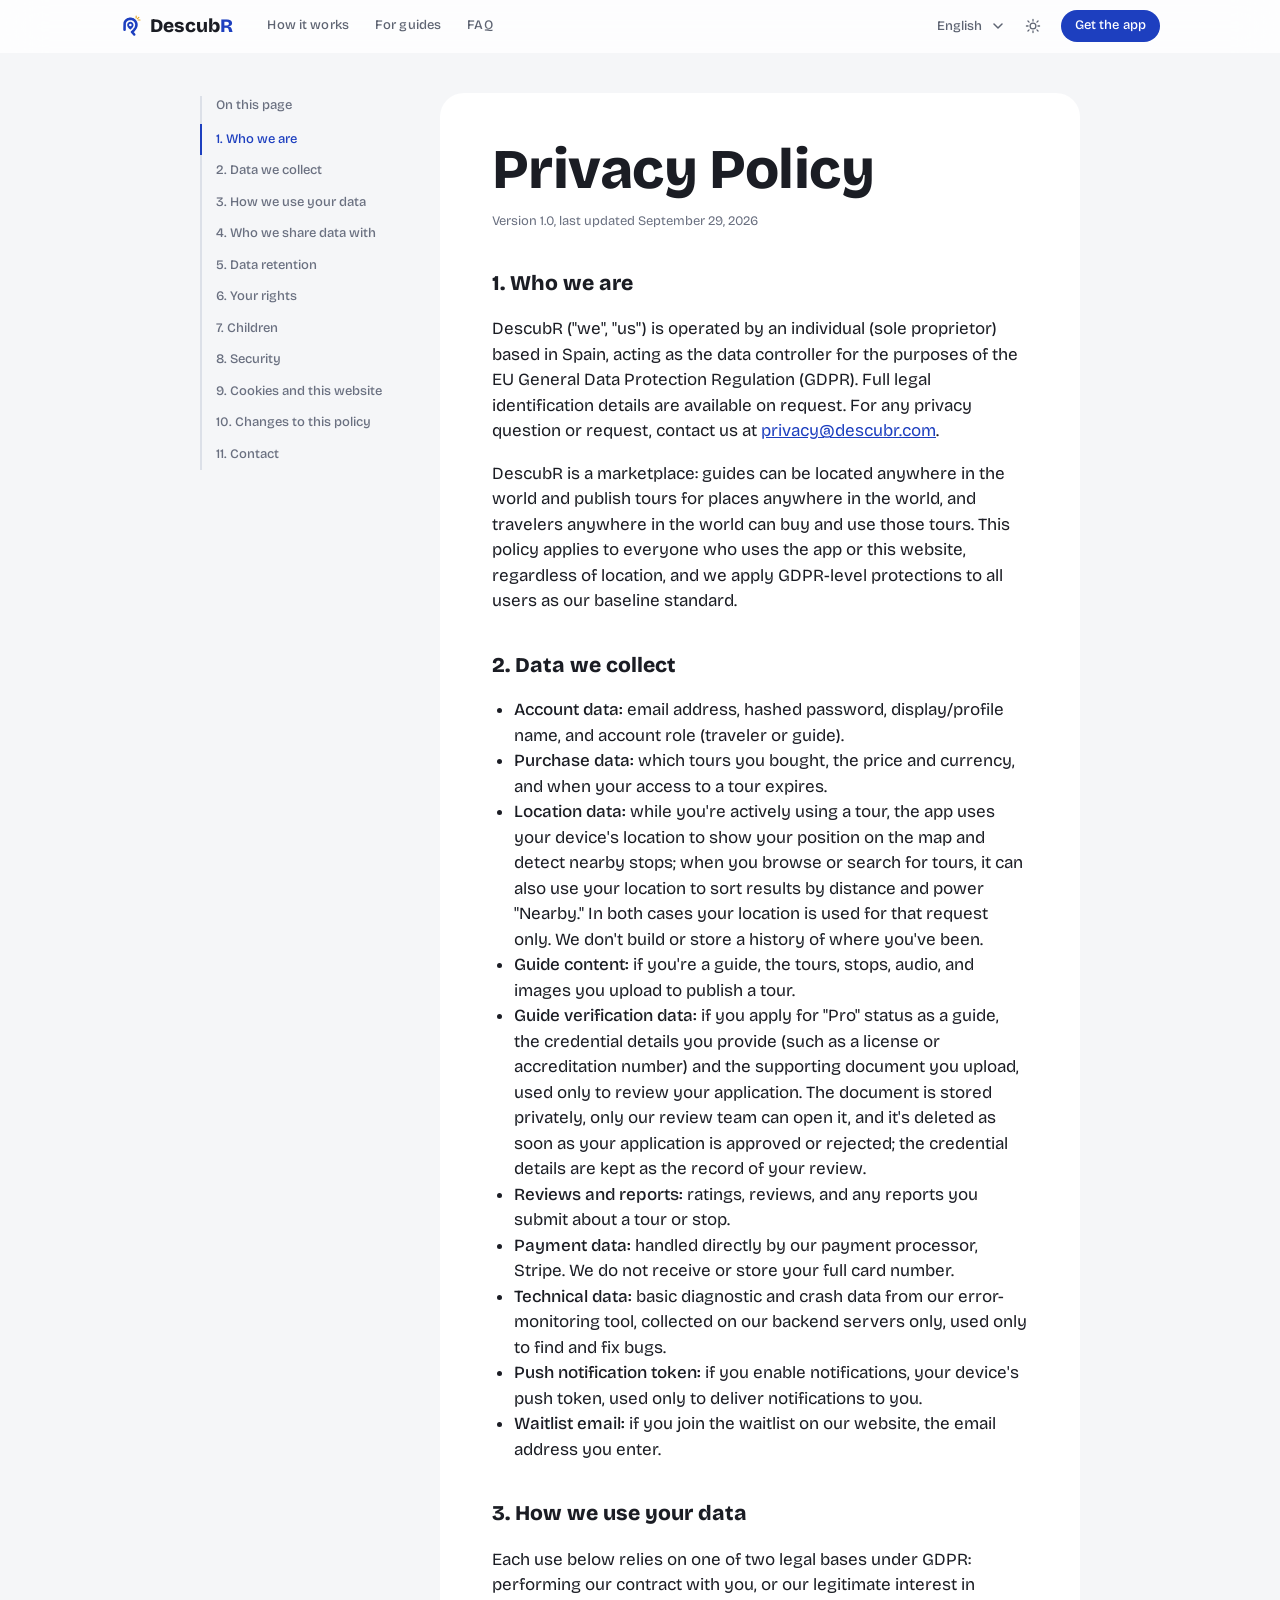
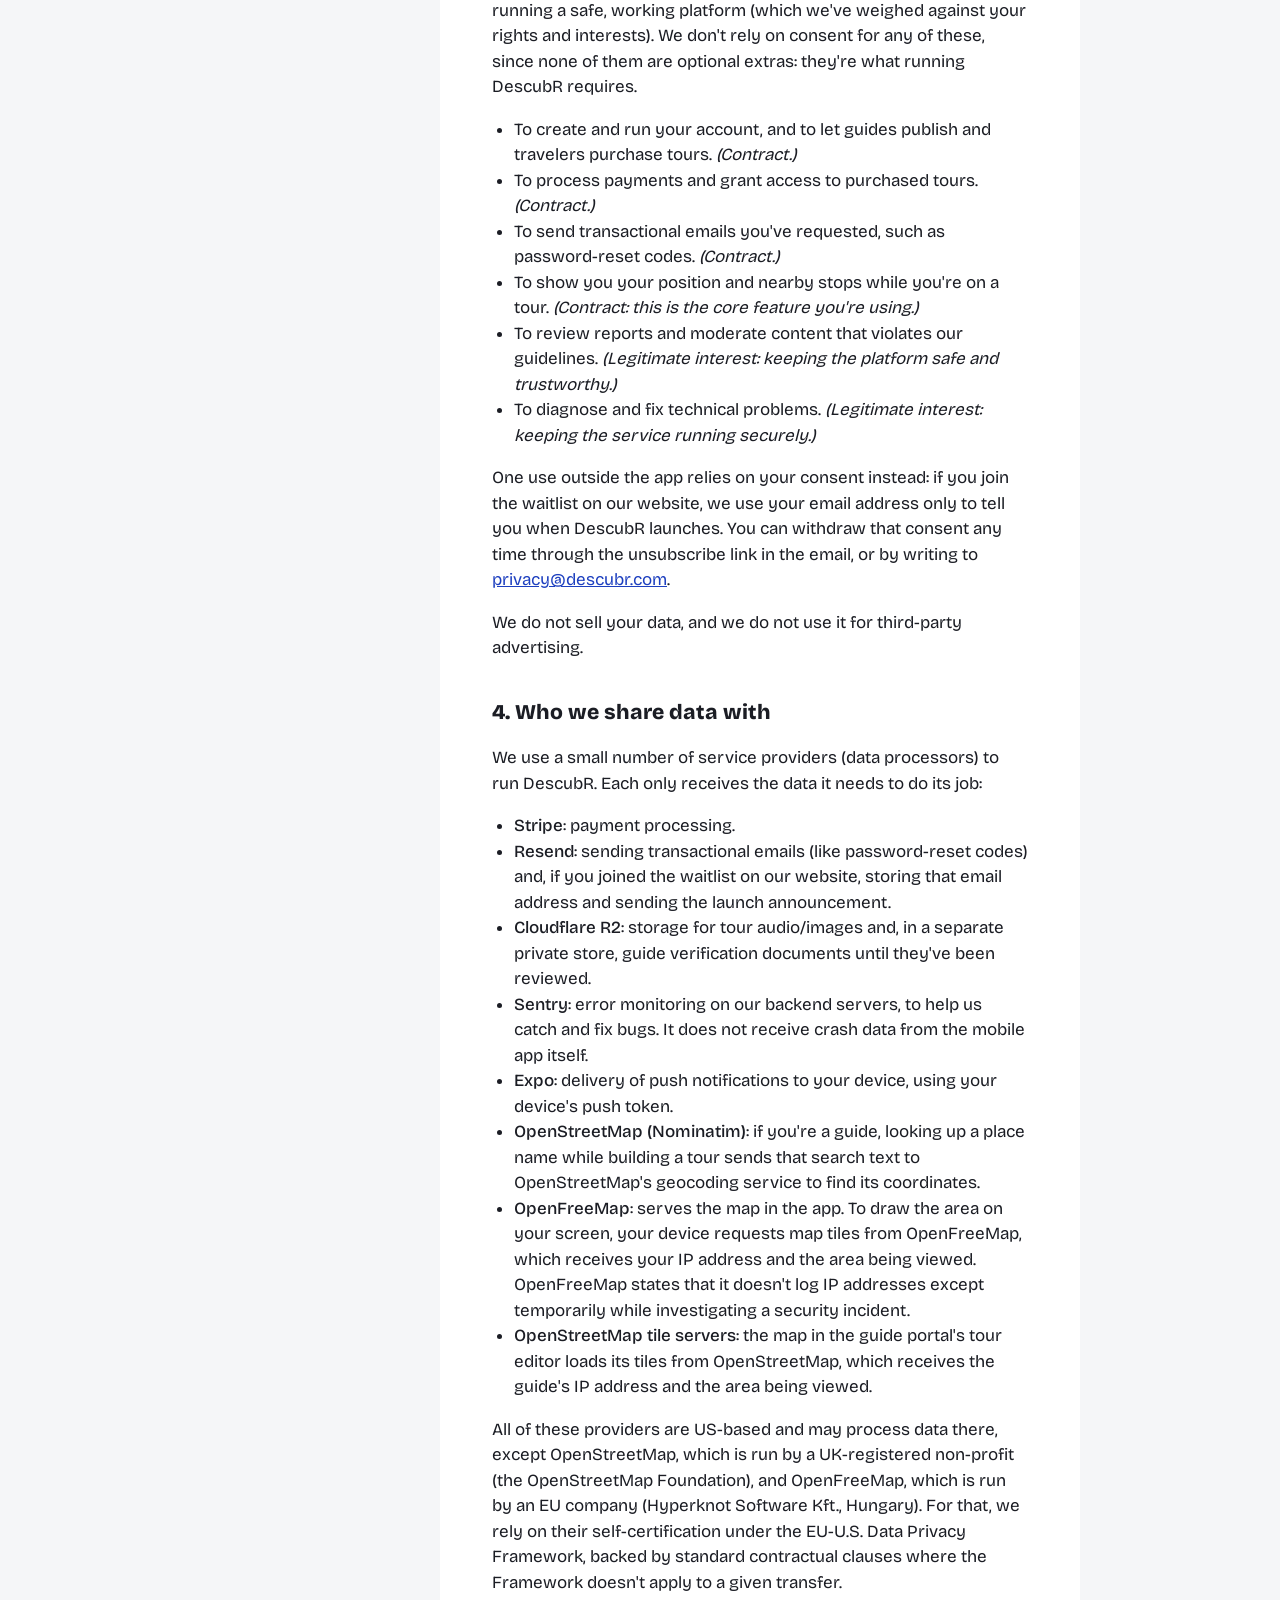
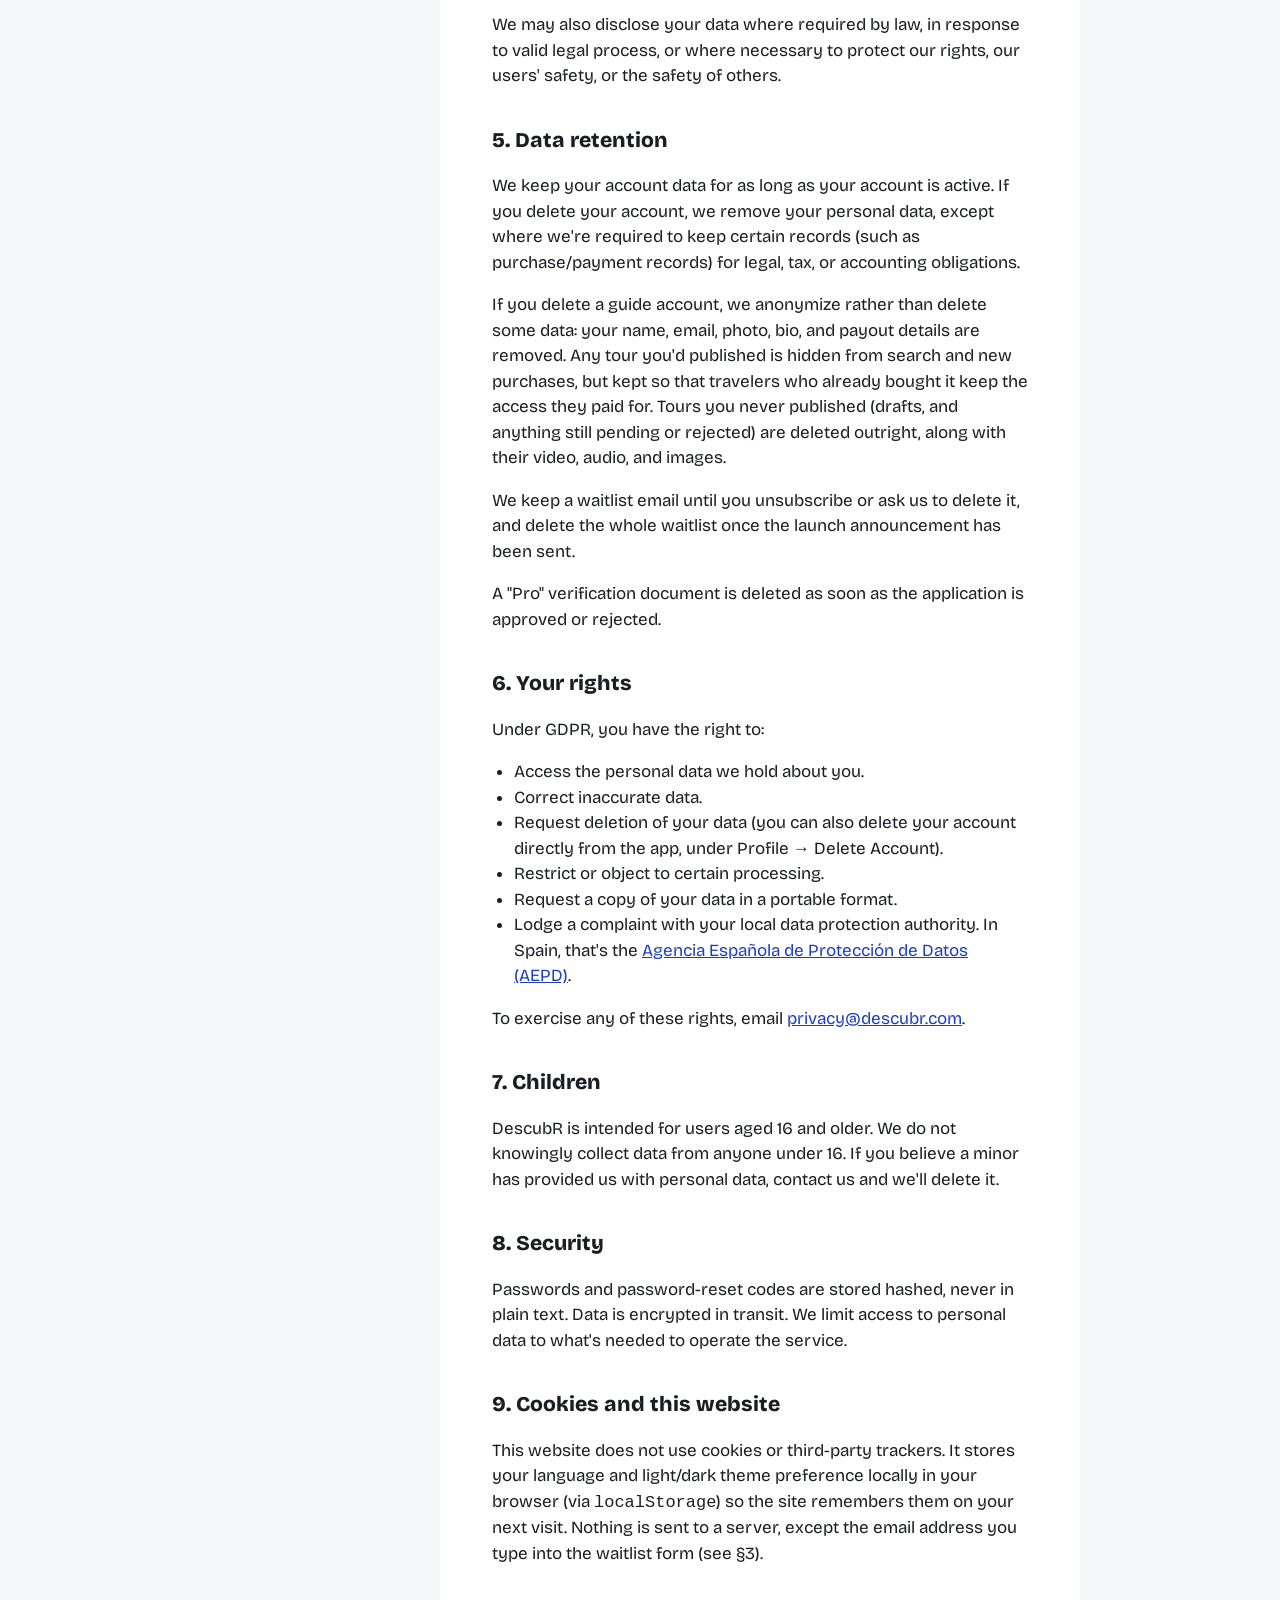
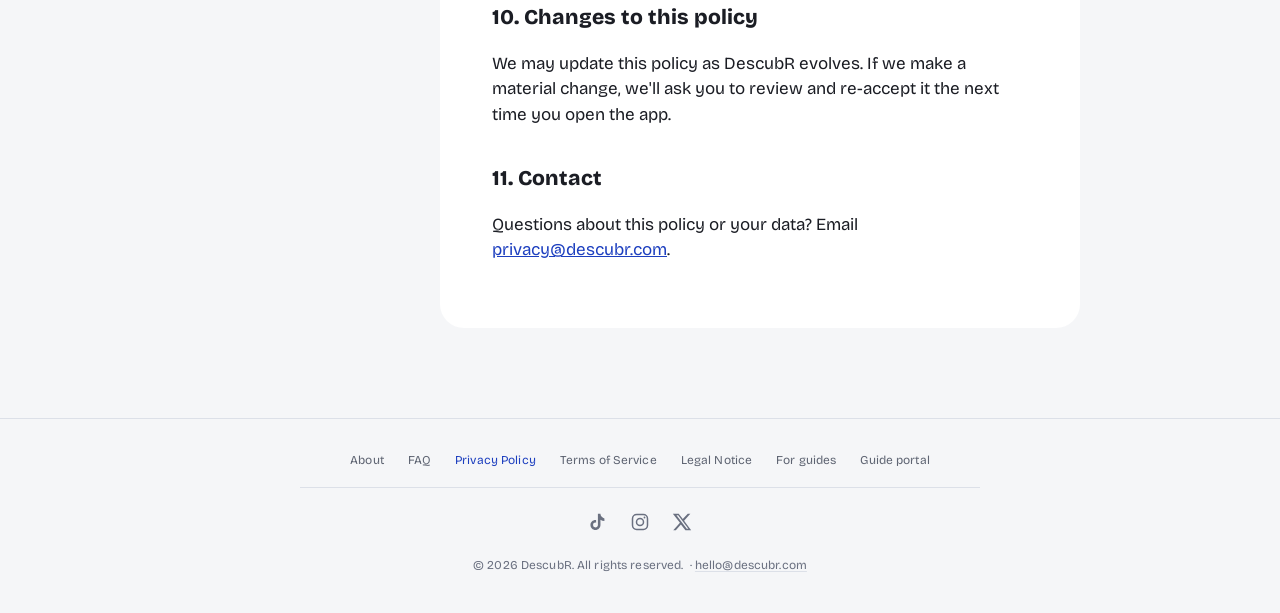
<file: privacy/index.html>
<!DOCTYPE html>
<html lang="en">
<head>
  <meta charset="utf-8">
  <meta name="viewport" content="width=device-width, initial-scale=1">
  <script>
    (function () {
      var saved = null;
      try { saved = localStorage.getItem('descubr-theme'); } catch (e) {}
      if (saved === 'light' || saved === 'dark') {
        document.documentElement.setAttribute('data-theme', saved);
      }
    })();
  </script>
  <title>Privacy Policy · DescubR</title>
  <meta name="description" content="How DescubR collects, uses and protects your data.">
  <link rel="canonical" href="https://descubr.com/privacy/">
  <meta property="og:type" content="website">
  <meta property="og:site_name" content="DescubR">
  <meta property="og:title" content="Privacy Policy · DescubR">
  <meta property="og:description" content="How DescubR collects, uses and protects your data.">
  <meta property="og:url" content="https://descubr.com/privacy/">
  <meta property="og:image" content="https://descubr.com/assets/og-image.png">
  <meta name="twitter:card" content="summary_large_image">
  <meta name="twitter:title" content="Privacy Policy · DescubR">
  <meta name="twitter:description" content="How DescubR collects, uses and protects your data.">
  <meta name="twitter:image" content="https://descubr.com/assets/og-image.png">
  <link rel="icon" type="image/svg+xml" href="../assets/logo-mark.svg">
  <link rel="icon" type="image/png" sizes="192x192" href="../assets/favicon-192.png">
  <link rel="icon" href="/favicon.ico" sizes="48x48">
  <link rel="apple-touch-icon" href="../assets/favicon.png">
  <link rel="stylesheet" href="../assets/style.css?v=20261116">
</head>
<body>

  <div class="progress" aria-hidden="true"><div class="progress-fill" data-progress-fill></div></div>

  <header class="site-header">
    <div class="wrap">
      <a class="wordmark" href="../"><img src="../assets/logo-mark.svg" alt="" width="26" height="26" class="wordmark-icon"><span class="word">Descub<span class="r">R</span></span></a>
      <div class="site-nav">
        <nav class="site-nav-links">
          <a href="../#how-it-works"><span data-i18n="en">How it works</span><span data-i18n="es">Cómo funciona</span></a>
          <a href="../guides/"><span data-i18n="en">For guides</span><span data-i18n="es">Para guías</span></a>
          <a href="../faq/"><span data-i18n="en">FAQ</span><span data-i18n="es">Preguntas frecuentes</span></a>
        </nav>
        <div class="menu-wrap">
          <button class="menu-toggle" data-menu-toggle type="button" aria-expanded="false" aria-label="Menu">
            <svg viewBox="0 0 20 20" width="18" height="18" fill="none" stroke="currentColor" stroke-width="1.8" stroke-linecap="round" aria-hidden="true"><line x1="2" y1="5" x2="18" y2="5"/><line x1="2" y1="10" x2="18" y2="10"/><line x1="2" y1="15" x2="18" y2="15"/></svg>
          </button>
          <nav class="site-menu" data-menu hidden>
            <a href="../#how-it-works"><span data-i18n="en">How it works</span><span data-i18n="es">Cómo funciona</span></a>
            <a href="../guides/"><span data-i18n="en">For guides</span><span data-i18n="es">Para guías</span></a>
            <a href="../faq/"><span data-i18n="en">FAQ</span><span data-i18n="es">Preguntas frecuentes</span></a>
            <a href="../about/"><span data-i18n="en">About</span><span data-i18n="es">Sobre nosotros</span></a>
            <a href="../privacy/" class="active"><span data-i18n="en">Privacy Policy</span><span data-i18n="es">Política de privacidad</span></a>
            <a href="../terms/"><span data-i18n="en">Terms of Service</span><span data-i18n="es">Términos del servicio</span></a>
            <a href="../legal-notice/"><span data-i18n="en">Legal Notice</span><span data-i18n="es">Aviso legal</span></a>
          </nav>
        </div>
        <select class="lang-select" data-lang-select aria-label="Language / Idioma">
          <option value="en">English</option>
          <option value="es">Español</option>
        </select>
        <button class="theme-toggle" data-theme-toggle type="button" aria-label="Toggle dark mode"><svg class="icon-sun" viewBox="0 0 20 20" width="16" height="16" fill="none" stroke="currentColor" stroke-width="1.6" stroke-linecap="round" aria-hidden="true"><circle cx="10" cy="10" r="3.6"/><path d="M10 1.8v2M10 16.2v2M3.7 3.7l1.4 1.4M14.9 14.9l1.4 1.4M1.8 10h2M16.2 10h2M3.7 16.3l1.4-1.4M14.9 5.1l1.4-1.4"/></svg><svg class="icon-moon" viewBox="0 0 20 20" width="16" height="16" fill="none" stroke="currentColor" stroke-width="1.6" stroke-linecap="round" stroke-linejoin="round" aria-hidden="true"><path d="M17.2 12.4A7.2 7.2 0 1 1 7.6 2.8a5.6 5.6 0 0 0 9.6 9.6Z"/></svg></button>
        <a class="nav-cta" href="../#download"><span data-i18n="en">Get the app</span><span data-i18n="es">Descarga la app</span></a>
      </div>
    </div>
  </header>

  <main class="docs-main">
    <div class="docs-shell">
      <nav class="toc" aria-label="Table of contents / Tabla de contenidos">
        <span class="toc-label" data-i18n="en">On this page</span>
        <span class="toc-label" data-i18n="es">En esta página</span>
        <div class="toc-list" data-i18n="en">
          <a href="#en-1">1. Who we are</a>
          <a href="#en-2">2. Data we collect</a>
          <a href="#en-3">3. How we use your data</a>
          <a href="#en-4">4. Who we share data with</a>
          <a href="#en-5">5. Data retention</a>
          <a href="#en-6">6. Your rights</a>
          <a href="#en-7">7. Children</a>
          <a href="#en-8">8. Security</a>
          <a href="#en-9">9. Cookies and this website</a>
          <a href="#en-10">10. Changes to this policy</a>
          <a href="#en-11">11. Contact</a>
        </div>
        <div class="toc-list" data-i18n="es">
          <a href="#es-1">1. Quiénes somos</a>
          <a href="#es-2">2. Datos que recopilamos</a>
          <a href="#es-3">3. Cómo usamos tus datos</a>
          <a href="#es-4">4. Con quién compartimos datos</a>
          <a href="#es-5">5. Conservación de datos</a>
          <a href="#es-6">6. Tus derechos</a>
          <a href="#es-7">7. Menores de edad</a>
          <a href="#es-8">8. Seguridad</a>
          <a href="#es-9">9. Cookies y este sitio web</a>
          <a href="#es-10">10. Cambios en esta política</a>
          <a href="#es-11">11. Contacto</a>
        </div>
      </nav>

      <article class="doc-card">
        <!-- ================= ENGLISH ================= -->
        <div data-i18n="en">
      <h1>Privacy Policy</h1>
      <p class="updated">Version 1.0, last updated September 29, 2026</p>

      <h2 id="en-1">1. Who we are<a class="anchor" href="#en-1" aria-label="Link to this section">#</a></h2>
      <p>
        DescubR ("we", "us") is operated by an individual (sole proprietor)
        based in Spain, acting as the data controller for the purposes of
        the EU General Data Protection Regulation (GDPR). Full legal
        identification details are available on request. For any privacy
        question or request, contact us at
        <a href="mailto:privacy@descubr.com">privacy@descubr.com</a>.
      </p>
      <p>
        DescubR is a marketplace: guides can be located anywhere in the world
        and publish tours for places anywhere in the world, and travelers
        anywhere in the world can buy and use those tours. This policy applies
        to everyone who uses the app or this website, regardless of location,
        and we apply GDPR-level protections to all users as our baseline
        standard.
      </p>

      <h2 id="en-2">2. Data we collect<a class="anchor" href="#en-2" aria-label="Link to this section">#</a></h2>
      <ul>
        <li><strong>Account data:</strong> email address, hashed password,
          display/profile name, and account role (traveler or guide).</li>
        <li><strong>Purchase data:</strong> which tours you bought, the price
          and currency, and when your access to a tour expires.</li>
        <li><strong>Location data:</strong> while you're actively using a tour,
          the app uses your device's location to show your position on the
          map and detect nearby stops; when you browse or search for tours,
          it can also use your location to sort results by distance and
          power "Nearby." In both cases your location is used for that
          request only. We don't build or store a history of where
          you've been.</li>
        <li><strong>Guide content:</strong> if you're a guide, the tours,
          stops, audio, and images you upload to publish a tour.</li>
        <li><strong>Guide verification data:</strong> if you apply for "Pro"
          status as a guide, the credential details you provide (such as a
          license or accreditation number) and the supporting document you
          upload, used only to review your application. The document is
          stored privately, only our review team can open it, and it's
          deleted as soon as your application is approved or rejected; the
          credential details are kept as the record of your review.</li>
        <li><strong>Reviews and reports:</strong> ratings, reviews, and any
          reports you submit about a tour or stop.</li>
        <li><strong>Payment data:</strong> handled directly by our payment
          processor, Stripe. We do not receive or store your full card
          number.</li>
        <li><strong>Technical data:</strong> basic diagnostic and crash data
          from our error-monitoring tool, collected on our backend servers
          only, used only to find and fix bugs.</li>
        <li><strong>Push notification token:</strong> if you enable
          notifications, your device's push token, used only to deliver
          notifications to you.</li>
        <li><strong>Waitlist email:</strong> if you join the waitlist on
          our website, the email address you enter.</li>
      </ul>

      <h2 id="en-3">3. How we use your data<a class="anchor" href="#en-3" aria-label="Link to this section">#</a></h2>
      <p>Each use below relies on one of two legal bases under GDPR:
        performing our contract with you, or our legitimate interest in
        running a safe, working platform (which we've weighed against your
        rights and interests). We don't rely on consent for any of these,
        since none of them are optional extras: they're what running
        DescubR requires.</p>
      <ul>
        <li>To create and run your account, and to let guides publish and
          travelers purchase tours. <em>(Contract.)</em></li>
        <li>To process payments and grant access to purchased tours.
          <em>(Contract.)</em></li>
        <li>To send transactional emails you've requested, such as
          password-reset codes. <em>(Contract.)</em></li>
        <li>To show you your position and nearby stops while you're on a
          tour. <em>(Contract: this is the core feature you're using.)</em></li>
        <li>To review reports and moderate content that violates our
          guidelines. <em>(Legitimate interest: keeping the platform safe
          and trustworthy.)</em></li>
        <li>To diagnose and fix technical problems. <em>(Legitimate
          interest: keeping the service running securely.)</em></li>
      </ul>
      <p>One use outside the app relies on your consent instead: if you
        join the waitlist on our website, we use your email address only to
        tell you when DescubR launches. You can withdraw that consent any
        time through the unsubscribe link in the email, or by writing to
        <a href="mailto:privacy@descubr.com">privacy@descubr.com</a>.</p>
      <p>We do not sell your data, and we do not use it for third-party
        advertising.</p>

      <h2 id="en-4">4. Who we share data with<a class="anchor" href="#en-4" aria-label="Link to this section">#</a></h2>
      <p>We use a small number of service providers (data processors) to run
        DescubR. Each only receives the data it needs to do its job:</p>
      <ul>
        <li><strong>Stripe</strong>: payment processing.</li>
        <li><strong>Resend</strong>: sending transactional emails (like
          password-reset codes) and, if you joined the waitlist on our
          website, storing that email address and sending the launch
          announcement.</li>
        <li><strong>Cloudflare R2</strong>: storage for tour audio/images
          and, in a separate private store, guide verification documents
          until they've been reviewed.</li>
        <li><strong>Sentry</strong>: error monitoring on our backend
          servers, to help us catch and fix bugs. It does not receive crash
          data from the mobile app itself.</li>
        <li><strong>Expo</strong>: delivery of push notifications to your
          device, using your device's push token.</li>
        <li><strong>OpenStreetMap (Nominatim)</strong>: if you're a guide,
          looking up a place name while building a tour sends that search
          text to OpenStreetMap's geocoding service to find its coordinates.</li>
        <li><strong>OpenFreeMap</strong>: serves the map in the app. To
          draw the area on your screen, your device requests map tiles from
          OpenFreeMap, which receives your IP address and the area being
          viewed. OpenFreeMap states that it doesn't log IP addresses
          except temporarily while investigating a security incident.</li>
        <li><strong>OpenStreetMap tile servers</strong>: the map in the
          guide portal's tour editor loads its tiles from OpenStreetMap,
          which receives the guide's IP address and the area being
          viewed.</li>
      </ul>
      <p>All of these providers are US-based and may process data there,
        except OpenStreetMap, which is run by a UK-registered non-profit
        (the OpenStreetMap Foundation), and OpenFreeMap, which is run by an
        EU company (Hyperknot Software Kft., Hungary).
        For that, we rely on their self-certification under the EU-U.S.
        Data Privacy Framework, backed by standard contractual clauses
        where the Framework doesn't apply to a given transfer.</p>
      <p>We may also disclose your data where required by law, in response
        to valid legal process, or where necessary to protect our rights,
        our users' safety, or the safety of others.</p>

      <h2 id="en-5">5. Data retention<a class="anchor" href="#en-5" aria-label="Link to this section">#</a></h2>
      <p>
        We keep your account data for as long as your account is active. If
        you delete your account, we remove your personal data, except where
        we're required to keep certain records (such as purchase/payment
        records) for legal, tax, or accounting obligations.
      </p>
      <p>
        If you delete a guide account, we anonymize rather than delete some
        data: your name, email, photo, bio, and payout details are removed.
        Any tour you'd published is hidden from search and new purchases,
        but kept so that travelers who already bought it keep the access
        they paid for. Tours you never published (drafts, and anything
        still pending or rejected) are deleted outright, along with their
        video, audio, and images.
      </p>
      <p>
        We keep a waitlist email until you unsubscribe or ask us to delete
        it, and delete the whole waitlist once the launch announcement has
        been sent.
      </p>
      <p>
        A "Pro" verification document is deleted as soon as the application
        is approved or rejected.
      </p>

      <h2 id="en-6">6. Your rights<a class="anchor" href="#en-6" aria-label="Link to this section">#</a></h2>
      <p>Under GDPR, you have the right to:</p>
      <ul>
        <li>Access the personal data we hold about you.</li>
        <li>Correct inaccurate data.</li>
        <li>Request deletion of your data (you can also delete your account
          directly from the app, under Profile → Delete Account).</li>
        <li>Restrict or object to certain processing.</li>
        <li>Request a copy of your data in a portable format.</li>
        <li>Lodge a complaint with your local data protection authority. In
          Spain, that's the
          <a href="https://www.aepd.es" target="_blank" rel="noopener">Agencia
          Española de Protección de Datos (AEPD)</a>.</li>
      </ul>
      <p>To exercise any of these rights, email
        <a href="mailto:privacy@descubr.com">privacy@descubr.com</a>.</p>

      <h2 id="en-7">7. Children<a class="anchor" href="#en-7" aria-label="Link to this section">#</a></h2>
      <p>DescubR is intended for users aged 16 and older. We do not knowingly
        collect data from anyone under 16. If you believe a minor has
        provided us with personal data, contact us and we'll delete it.</p>

      <h2 id="en-8">8. Security<a class="anchor" href="#en-8" aria-label="Link to this section">#</a></h2>
      <p>Passwords and password-reset codes are stored hashed, never in plain
        text. Data is encrypted in transit. We limit access to personal data
        to what's needed to operate the service.</p>

      <h2 id="en-9">9. Cookies and this website<a class="anchor" href="#en-9" aria-label="Link to this section">#</a></h2>
      <p>This website does not use cookies or third-party trackers. It stores
        your language and light/dark theme preference locally in your
        browser (via <code>localStorage</code>) so the site remembers them
        on your next visit. Nothing is sent to a server, except the email
        address you type into the waitlist form (see §3).</p>

      <h2 id="en-10">10. Changes to this policy<a class="anchor" href="#en-10" aria-label="Link to this section">#</a></h2>
      <p>We may update this policy as DescubR evolves. If we make a material
        change, we'll ask you to review and re-accept it the next time you
        open the app.</p>

      <h2 id="en-11">11. Contact<a class="anchor" href="#en-11" aria-label="Link to this section">#</a></h2>
      <p>Questions about this policy or your data? Email
        <a href="mailto:privacy@descubr.com">privacy@descubr.com</a>.</p>
    </div>

        <!-- ================= ESPAÑOL ================= -->
        <div data-i18n="es">
      <h1>Política de privacidad</h1>
      <p class="updated">Versión 1.0, última actualización: 29 de septiembre de 2026</p>

      <h2 id="es-1">1. Quiénes somos<a class="anchor" href="#es-1" aria-label="Link to this section">#</a></h2>
      <p>
        DescubR ("nosotros") está operado por una persona física (autónomo)
        con sede en España, que actúa como responsable del tratamiento a
        efectos del Reglamento General de Protección de Datos (RGPD) de la
        UE. Los datos completos de identificación legal están disponibles
        bajo petición. Para cualquier consulta o solicitud sobre privacidad,
        contáctanos en
        <a href="mailto:privacy@descubr.com">privacy@descubr.com</a>.
      </p>
      <p>
        DescubR es un marketplace: los guías pueden estar ubicados en
        cualquier parte del mundo y publicar tours de lugares en cualquier
        parte del mundo, y viajeros de cualquier lugar pueden comprar y usar
        esos tours. Esta política se aplica a todas las personas que usan la
        app o este sitio web, independientemente de su ubicación, y aplicamos
        el nivel de protección del RGPD como estándar base para todos los
        usuarios.
      </p>

      <h2 id="es-2">2. Datos que recopilamos<a class="anchor" href="#es-2" aria-label="Link to this section">#</a></h2>
      <ul>
        <li><strong>Datos de cuenta:</strong> correo electrónico, contraseña
          cifrada (hash), nombre de perfil y rol de la cuenta (viajero o
          guía).</li>
        <li><strong>Datos de compra:</strong> qué tours compraste, el precio y
          la moneda, y cuándo caduca tu acceso a un tour.</li>
        <li><strong>Datos de ubicación:</strong> mientras usas activamente un
          tour, la app utiliza la ubicación de tu dispositivo para mostrar tu
          posición en el mapa y detectar paradas cercanas; cuando exploras o
          buscas tours, también puede usar tu ubicación para ordenar los
          resultados por distancia y mostrar "Cerca de ti". En ambos casos
          tu ubicación se usa solo para esa solicitud. No creamos ni
          guardamos un historial de dónde has estado.</li>
        <li><strong>Contenido de guía:</strong> si eres guía, los tours,
          paradas, audios e imágenes que subes para publicar un tour.</li>
        <li><strong>Datos de verificación de guía:</strong> si solicitas el
          estado "Pro" como guía, los datos de la credencial que aportas
          (por ejemplo, un número de licencia o acreditación) y el
          documento justificativo que subes, utilizados únicamente para
          revisar tu solicitud. El documento se guarda de forma privada,
          solo nuestro equipo de revisión puede abrirlo y se elimina en
          cuanto tu solicitud se aprueba o se rechaza; los datos de la
          credencial se conservan como registro de la revisión.</li>
        <li><strong>Reseñas y reportes:</strong> valoraciones, reseñas y
          cualquier reporte que envíes sobre un tour o una parada.</li>
        <li><strong>Datos de pago:</strong> gestionados directamente por
          nuestro procesador de pagos, Stripe. No recibimos ni almacenamos el
          número completo de tu tarjeta.</li>
        <li><strong>Datos técnicos:</strong> datos básicos de diagnóstico y de
          fallos de nuestra herramienta de monitorización de errores,
          recopilados únicamente en nuestros servidores backend, usados
          únicamente para encontrar y corregir problemas.</li>
        <li><strong>Token de notificaciones push:</strong> si activas las
          notificaciones, el token push de tu dispositivo, usado
          únicamente para enviarte notificaciones.</li>
        <li><strong>Correo de la lista de espera:</strong> si te apuntas a
          la lista de espera de nuestro sitio web, el correo electrónico que
          introduces.</li>
      </ul>

      <h2 id="es-3">3. Cómo usamos tus datos<a class="anchor" href="#es-3" aria-label="Link to this section">#</a></h2>
      <p>Cada uso descrito abajo se apoya en una de dos bases jurídicas del
        RGPD: la ejecución de nuestro contrato contigo, o nuestro interés
        legítimo en mantener una plataforma segura y funcional (que hemos
        ponderado frente a tus derechos e intereses). No nos basamos en el
        consentimiento para ninguno de estos usos, ya que ninguno es un
        extra opcional: son lo que requiere operar DescubR.</p>
      <ul>
        <li>Para crear y gestionar tu cuenta, y permitir que los guías
          publiquen y los viajeros compren tours. <em>(Contrato.)</em></li>
        <li>Para procesar pagos y dar acceso a los tours comprados.
          <em>(Contrato.)</em></li>
        <li>Para enviarte correos transaccionales que hayas solicitado, como
          códigos para restablecer tu contraseña. <em>(Contrato.)</em></li>
        <li>Para mostrarte tu posición y las paradas cercanas mientras haces
          un tour. <em>(Contrato: es la función principal que estás
          usando.)</em></li>
        <li>Para revisar reportes y moderar contenido que incumpla nuestras
          normas. <em>(Interés legítimo: mantener la plataforma segura y de
          confianza.)</em></li>
        <li>Para diagnosticar y corregir problemas técnicos. <em>(Interés
          legítimo: mantener el servicio funcionando de forma segura.)</em></li>
      </ul>
      <p>Un uso fuera de la app se basa, en cambio, en tu consentimiento:
        si te apuntas a la lista de espera de nuestro sitio web, usamos tu
        correo únicamente para avisarte cuando DescubR esté disponible.
        Puedes retirar ese consentimiento cuando quieras con el enlace para
        darte de baja del correo, o escribiendo a
        <a href="mailto:privacy@descubr.com">privacy@descubr.com</a>.</p>
      <p>No vendemos tus datos ni los usamos para publicidad de terceros.</p>

      <h2 id="es-4">4. Con quién compartimos datos<a class="anchor" href="#es-4" aria-label="Link to this section">#</a></h2>
      <p>Usamos un número reducido de proveedores de servicios (encargados
        del tratamiento) para operar DescubR. Cada uno recibe únicamente los
        datos que necesita para su función:</p>
      <ul>
        <li><strong>Stripe</strong>: procesamiento de pagos.</li>
        <li><strong>Resend</strong>: envío de correos transaccionales (como
          los códigos para restablecer la contraseña) y, si te apuntaste a
          la lista de espera de nuestro sitio web, almacenamiento de ese
          correo y envío del aviso de lanzamiento.</li>
        <li><strong>Cloudflare R2</strong>: almacenamiento de audios e
          imágenes de los tours y, en un almacenamiento privado aparte, de
          los documentos de verificación de guías hasta que se revisan.</li>
        <li><strong>Sentry</strong>: monitorización de errores en nuestros
          servidores backend, para ayudarnos a detectar y corregir fallos.
          No recibe datos de fallos de la propia app móvil.</li>
        <li><strong>Expo</strong>: envío de notificaciones push a tu
          dispositivo, usando el token push de tu dispositivo.</li>
        <li><strong>OpenStreetMap (Nominatim)</strong>: si eres guía, buscar
          un nombre de lugar mientras creas un tour envía ese texto de
          búsqueda al servicio de geocodificación de OpenStreetMap para
          obtener sus coordenadas.</li>
        <li><strong>OpenFreeMap</strong>: sirve el mapa de la app. Para
          dibujar la zona de tu pantalla, tu dispositivo pide las teselas
          del mapa a OpenFreeMap, que recibe tu dirección IP y la zona que
          se está viendo. OpenFreeMap indica que no registra direcciones IP
          salvo temporalmente mientras investiga un incidente de
          seguridad.</li>
        <li><strong>Servidores de teselas de OpenStreetMap</strong>: el mapa
          del editor de tours del portal de guías carga sus teselas desde
          OpenStreetMap, que recibe la dirección IP del guía y la zona que
          se está viendo.</li>
      </ul>
      <p>Todos estos proveedores tienen sede en EE. UU. y pueden procesar
        datos allí, salvo OpenStreetMap, que está gestionado por una
        organización sin ánimo de lucro registrada en el Reino Unido (la
        OpenStreetMap Foundation), y OpenFreeMap, gestionado por una
        empresa de la UE (Hyperknot Software Kft., Hungría). Para los proveedores con sede en EE. UU.,
        nos basamos en su autocertificación conforme al Marco de Privacidad
        de Datos UE-EE. UU. (Data Privacy Framework), respaldada por
        cláusulas contractuales tipo cuando el Marco no resulte aplicable a
        una transferencia concreta.</p>
      <p>También podemos divulgar tus datos cuando lo exija la ley, en
        respuesta a un requerimiento legal válido, o cuando sea necesario
        para proteger nuestros derechos, la seguridad de nuestros usuarios o
        la de terceros.</p>

      <h2 id="es-5">5. Conservación de datos<a class="anchor" href="#es-5" aria-label="Link to this section">#</a></h2>
      <p>
        Conservamos los datos de tu cuenta mientras esté activa. Si eliminas
        tu cuenta, eliminamos tus datos personales, salvo que debamos
        conservar ciertos registros (como los de compra o pago) por
        obligaciones legales, fiscales o contables.
      </p>
      <p>
        Si eliminas una cuenta de guía, anonimizamos en lugar de eliminar
        ciertos datos: se elimina tu nombre, correo, foto, biografía y
        datos de cobro. Cualquier tour que hayas publicado se oculta de la
        búsqueda y de nuevas compras, pero se conserva para que los
        viajeros que ya lo compraron mantengan el acceso por el que
        pagaron. Los tours que nunca publicaste (borradores, o pendientes
        de revisión o rechazados) se eliminan por completo, junto con su
        vídeo, audio e imágenes.
      </p>
      <p>
        Conservamos el correo de la lista de espera hasta que te des de baja
        o nos pidas eliminarlo, y eliminamos toda la lista una vez enviado
        el aviso de lanzamiento.
      </p>
      <p>
        El documento de una verificación "Pro" se elimina en cuanto la
        solicitud se aprueba o se rechaza.
      </p>

      <h2 id="es-6">6. Tus derechos<a class="anchor" href="#es-6" aria-label="Link to this section">#</a></h2>
      <p>Conforme al RGPD, tienes derecho a:</p>
      <ul>
        <li>Acceder a los datos personales que tenemos sobre ti.</li>
        <li>Corregir datos inexactos.</li>
        <li>Solicitar la eliminación de tus datos (también puedes eliminar tu
          cuenta directamente desde la app, en Perfil → Eliminar cuenta).</li>
        <li>Restringir u oponerte a determinados tratamientos.</li>
        <li>Solicitar una copia de tus datos en un formato portátil.</li>
        <li>Presentar una reclamación ante tu autoridad de protección de
          datos: en España, la
          <a href="https://www.aepd.es" target="_blank" rel="noopener">Agencia
          Española de Protección de Datos (AEPD)</a>.</li>
      </ul>
      <p>Para ejercer cualquiera de estos derechos, escribe a
        <a href="mailto:privacy@descubr.com">privacy@descubr.com</a>.</p>

      <h2 id="es-7">7. Menores de edad<a class="anchor" href="#es-7" aria-label="Link to this section">#</a></h2>
      <p>DescubR está destinado a usuarios de 16 años en adelante. No
        recopilamos conscientemente datos de menores de 16 años. Si crees que
        un menor nos ha facilitado datos personales, contáctanos y los
        eliminaremos.</p>

      <h2 id="es-8">8. Seguridad<a class="anchor" href="#es-8" aria-label="Link to this section">#</a></h2>
      <p>Las contraseñas y los códigos de restablecimiento se almacenan
        cifrados (hash), nunca en texto plano. Los datos se cifran en
        tránsito. Limitamos el acceso a los datos personales a lo necesario
        para operar el servicio.</p>

      <h2 id="es-9">9. Cookies y este sitio web<a class="anchor" href="#es-9" aria-label="Link to this section">#</a></h2>
      <p>Este sitio web no utiliza cookies ni rastreadores de terceros.
        Guarda tu preferencia de idioma y de tema claro/oscuro localmente en
        tu navegador (mediante <code>localStorage</code>) para recordarlas
        en tu próxima visita. No se envía nada a ningún servidor, salvo el
        correo que escribas en el formulario de la lista de espera (ver
        apartado 3).</p>

      <h2 id="es-10">10. Cambios en esta política<a class="anchor" href="#es-10" aria-label="Link to this section">#</a></h2>
      <p>Podemos actualizar esta política a medida que DescubR evoluciona. Si
        hacemos un cambio material, te pediremos que la revises y la aceptes
        de nuevo la próxima vez que abras la app.</p>

      <h2 id="es-11">11. Contacto<a class="anchor" href="#es-11" aria-label="Link to this section">#</a></h2>
      <p>¿Dudas sobre esta política o tus datos? Escríbenos a
        <a href="mailto:privacy@descubr.com">privacy@descubr.com</a>.</p>
    </div>
      </article>
    </div>
  </main>

  <button class="back-to-top" data-back-to-top type="button" aria-label="Back to top">
    <svg viewBox="0 0 20 20" width="16" height="16" fill="none" stroke="currentColor" stroke-width="2" stroke-linecap="round" stroke-linejoin="round" aria-hidden="true"><path d="M10 15V5M5 10l5-5 5 5"/></svg>
  </button>

  <footer class="site-footer">
    <div class="wrap">
      <nav class="footer-nav">
        <a href="../about/"><span data-i18n="en">About</span><span data-i18n="es">Sobre nosotros</span></a>
        <a href="../faq/"><span data-i18n="en">FAQ</span><span data-i18n="es">Preguntas frecuentes</span></a>
        <a href="../privacy/" class="active"><span data-i18n="en">Privacy Policy</span><span data-i18n="es">Política de privacidad</span></a>
        <a href="../terms/"><span data-i18n="en">Terms of Service</span><span data-i18n="es">Términos del servicio</span></a>
        <a href="../legal-notice/"><span data-i18n="en">Legal Notice</span><span data-i18n="es">Aviso legal</span></a>
        <a href="../guides/"><span data-i18n="en">For guides</span><span data-i18n="es">Para guías</span></a>
        <a href="https://guide.descubr.com" target="_blank" rel="noopener"><span data-i18n="en">Guide portal</span><span data-i18n="es">Portal de guías</span></a>
      </nav>
      <div class="social-links">
        <a href="https://www.tiktok.com/@descubr_app" target="_blank" rel="noopener" aria-label="TikTok"><svg viewBox="0 0 24 24" width="20" height="20" fill="currentColor" aria-hidden="true"><path d="M16.6 5.82c-1.02-.88-1.66-2.17-1.66-3.6h-3.06v13.44c0 1.62-1.32 2.94-2.94 2.94a2.94 2.94 0 0 1 0-5.88c.28 0 .55.04.8.11V9.72a6.02 6.02 0 0 0-.8-.06c-3.32 0-6 2.68-6 6s2.68 6 6 6 6-2.68 6-6V9.2a8.16 8.16 0 0 0 4.76 1.53V7.67a4.85 4.85 0 0 1-3.1-1.85z"/></svg></a>
        <a href="https://www.instagram.com/descubr_app/" target="_blank" rel="noopener" aria-label="Instagram"><svg viewBox="0 0 24 24" width="20" height="20" fill="none" stroke="currentColor" stroke-width="1.8" aria-hidden="true"><rect x="3" y="3" width="18" height="18" rx="5"/><circle cx="12" cy="12" r="4.2"/><circle cx="17.4" cy="6.6" r="1.1" fill="currentColor" stroke="none"/></svg></a>
        <a href="https://x.com/descubr_app" target="_blank" rel="noopener" aria-label="X"><svg viewBox="0 0 24 24" width="20" height="20" fill="currentColor" aria-hidden="true"><path d="M18.9 2H22l-7.5 8.57L23 22h-6.9l-5.4-7.06L4.6 22H1.5l8.02-9.17L1 2h7.06l4.88 6.46L18.9 2zm-1.2 18h1.9L7.4 3.9H5.36L17.7 20z"/></svg></a>
      </div>
      <p class="footer-copy">
        <span data-i18n="en">&copy; 2026 DescubR. All rights reserved.</span>
        <span data-i18n="es">&copy; 2026 DescubR. Todos los derechos reservados.</span>
        &nbsp;&middot;&nbsp;<a href="mailto:hello@descubr.com">hello@descubr.com</a>
      </p>
    </div>
  </footer>

  <script src="../assets/lang.js?v=20261105"></script>
  <script src="../assets/menu.js"></script>
  <script src="../assets/theme.js?v=20261106"></script>
</body>
</html>
</file>
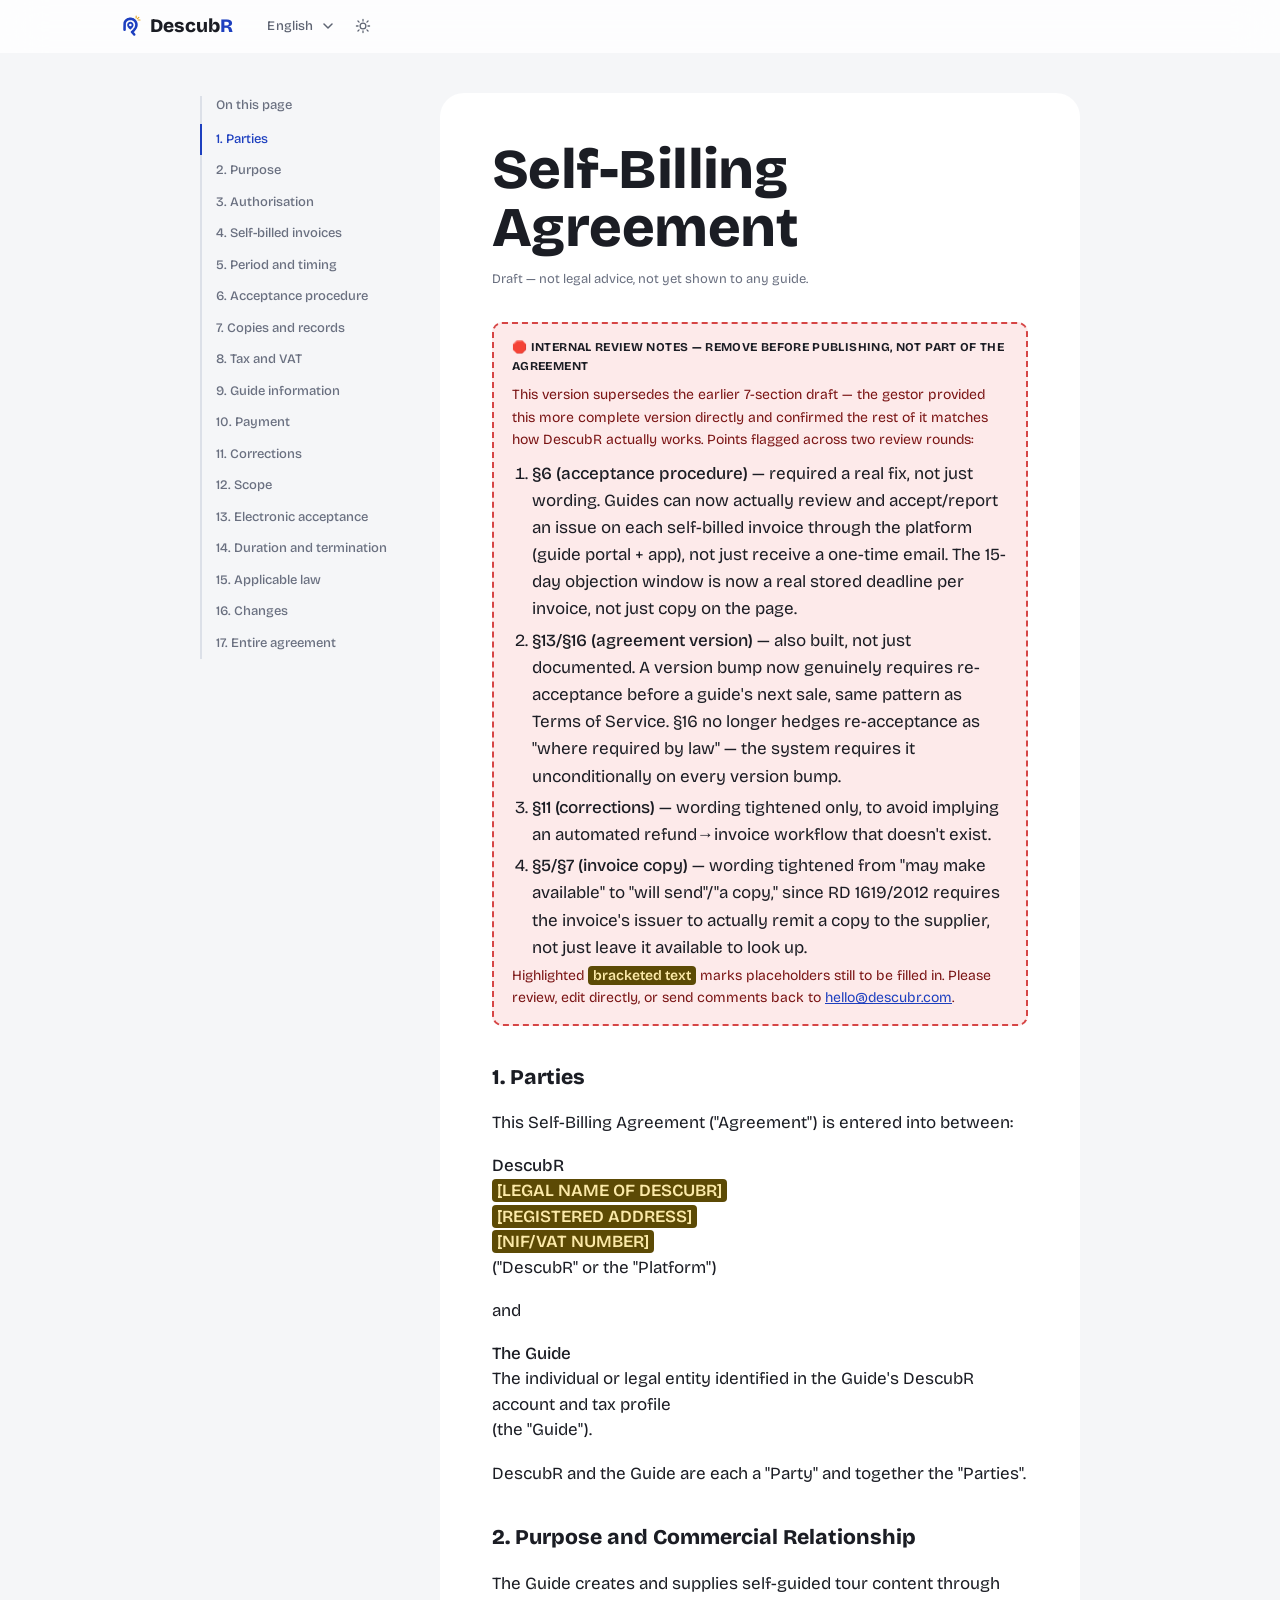
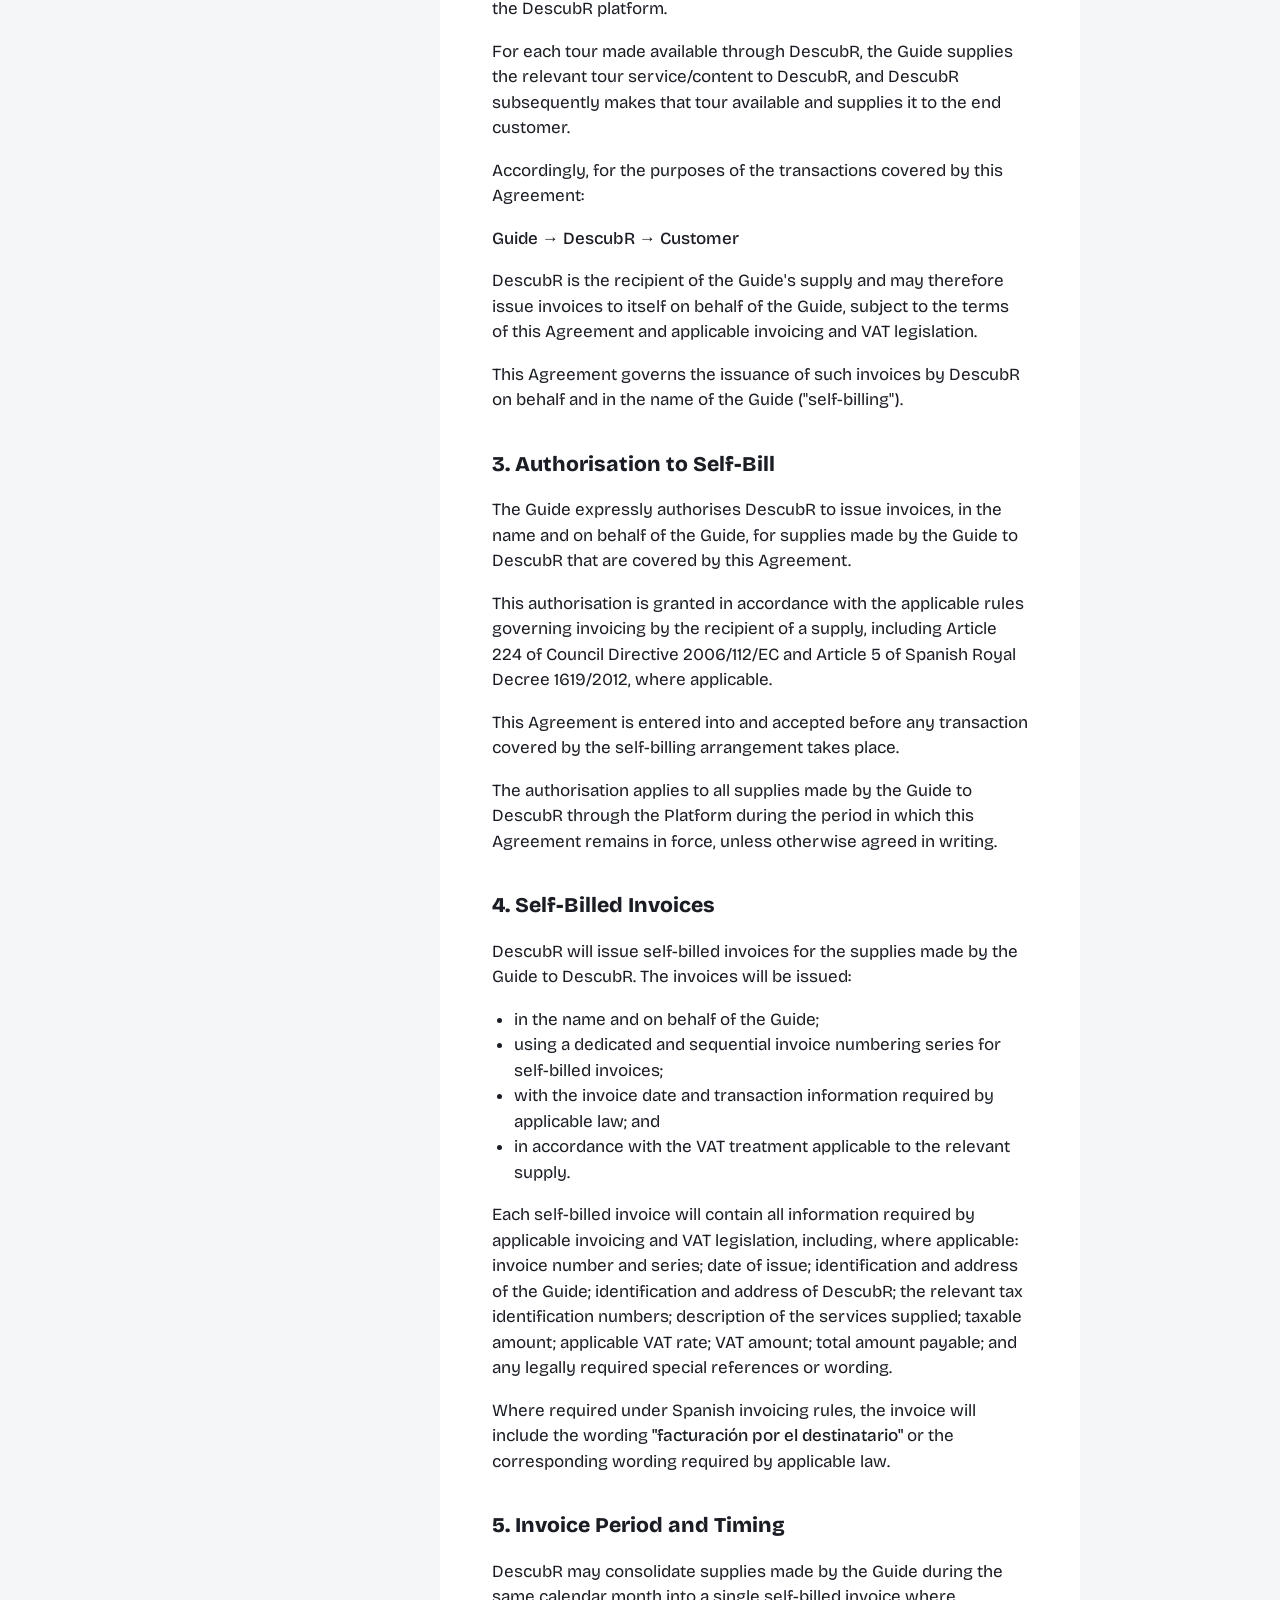
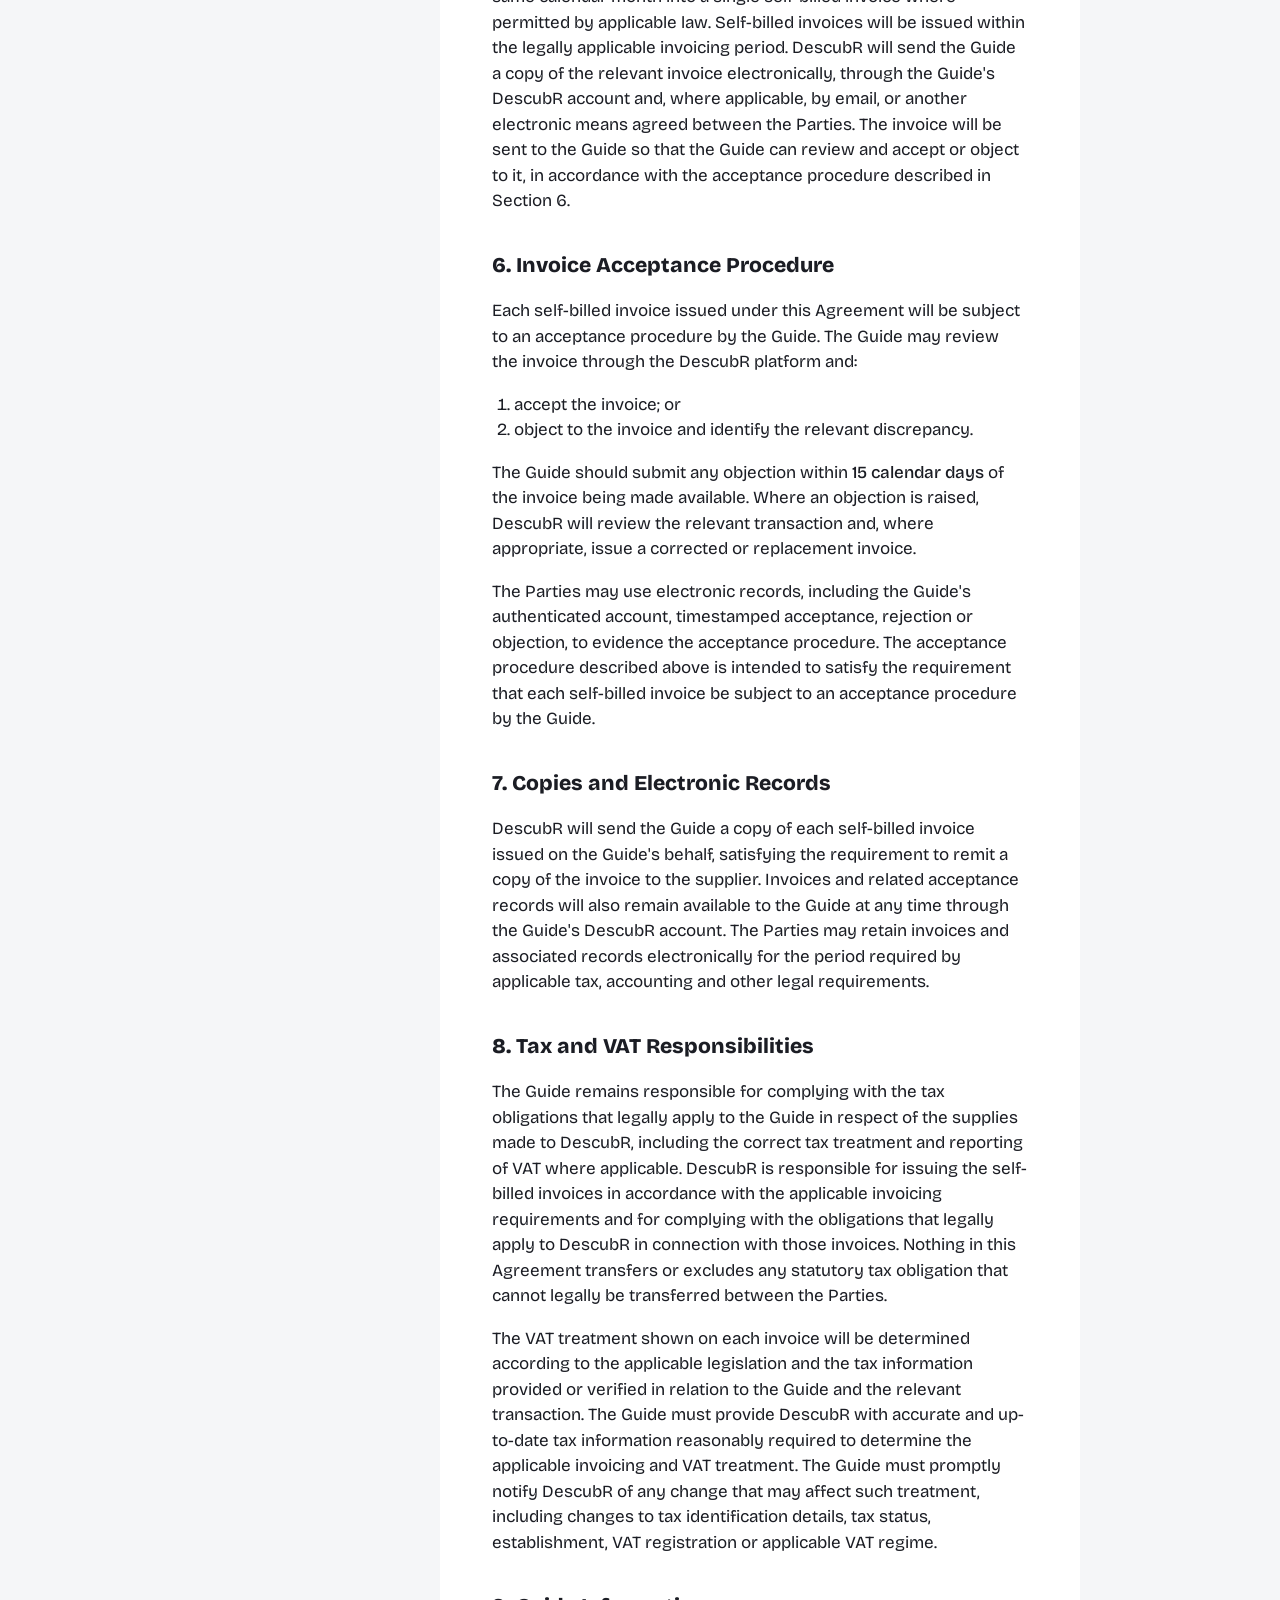
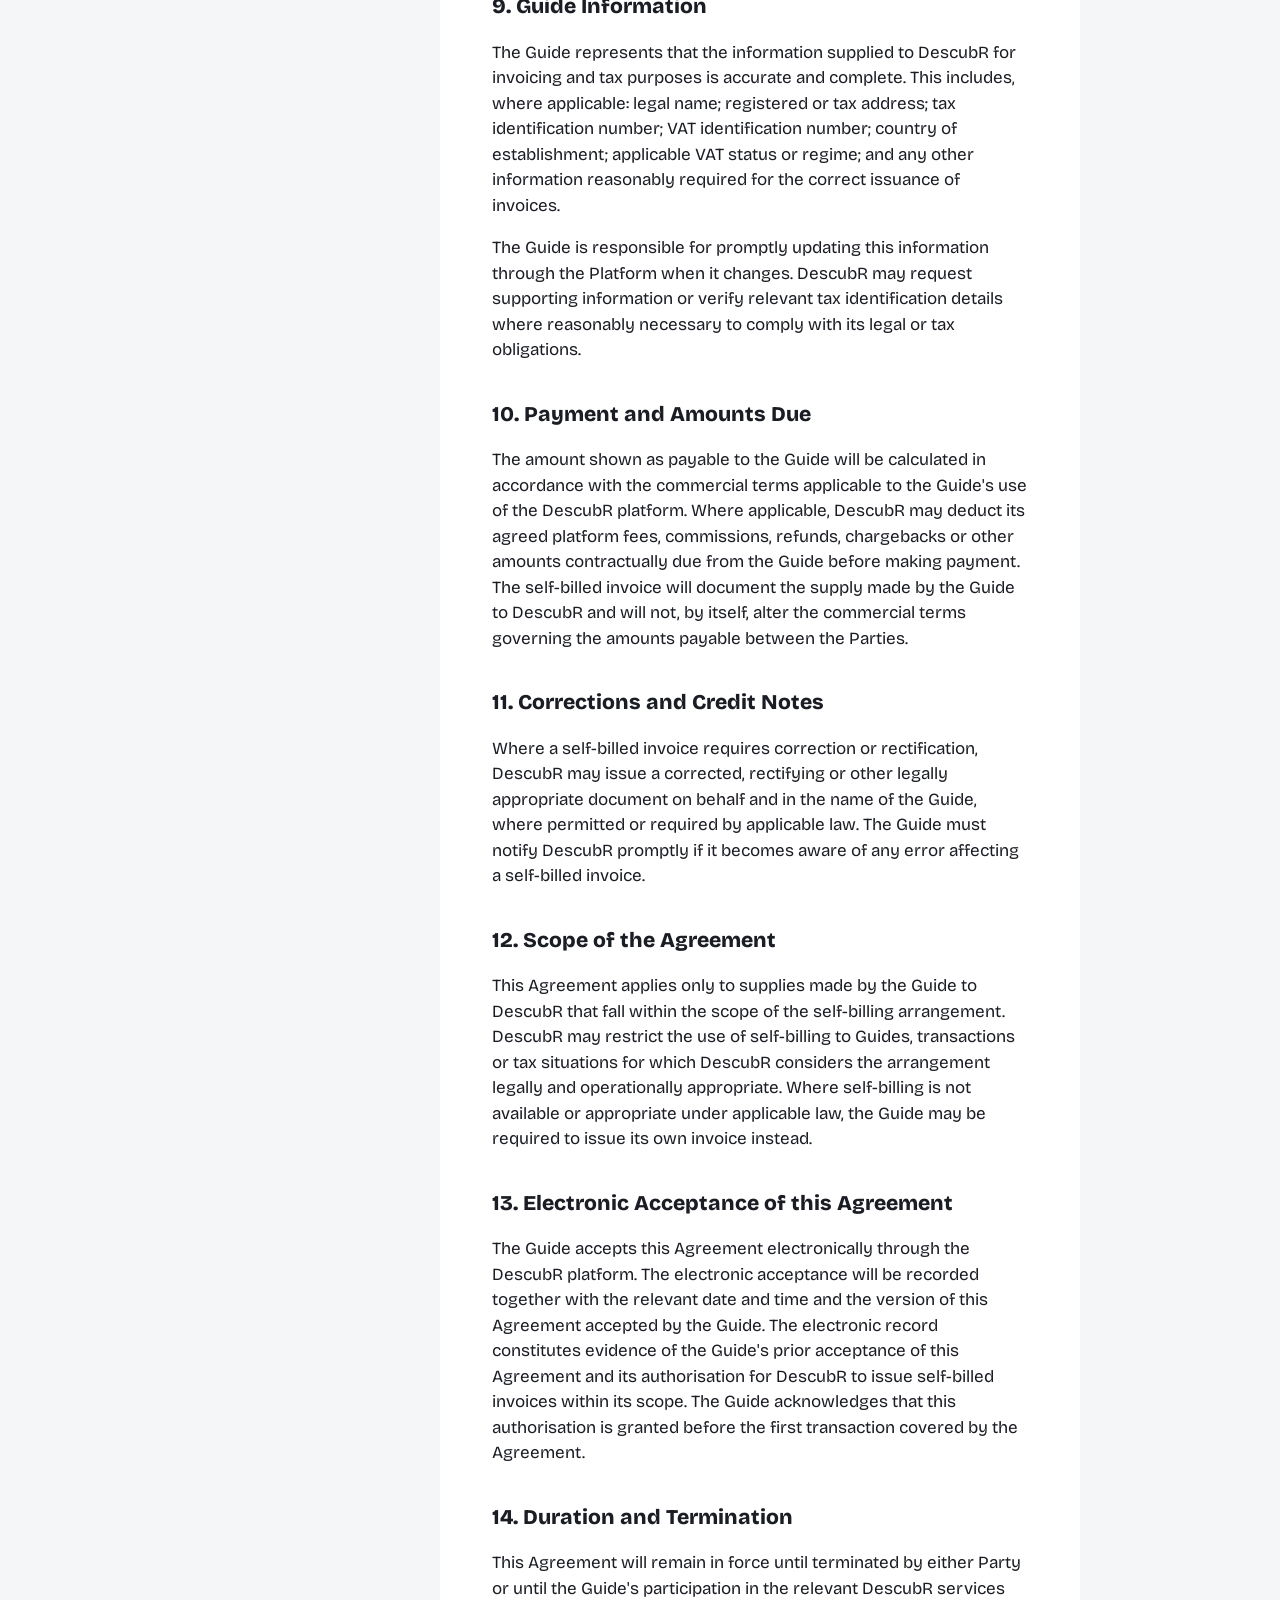
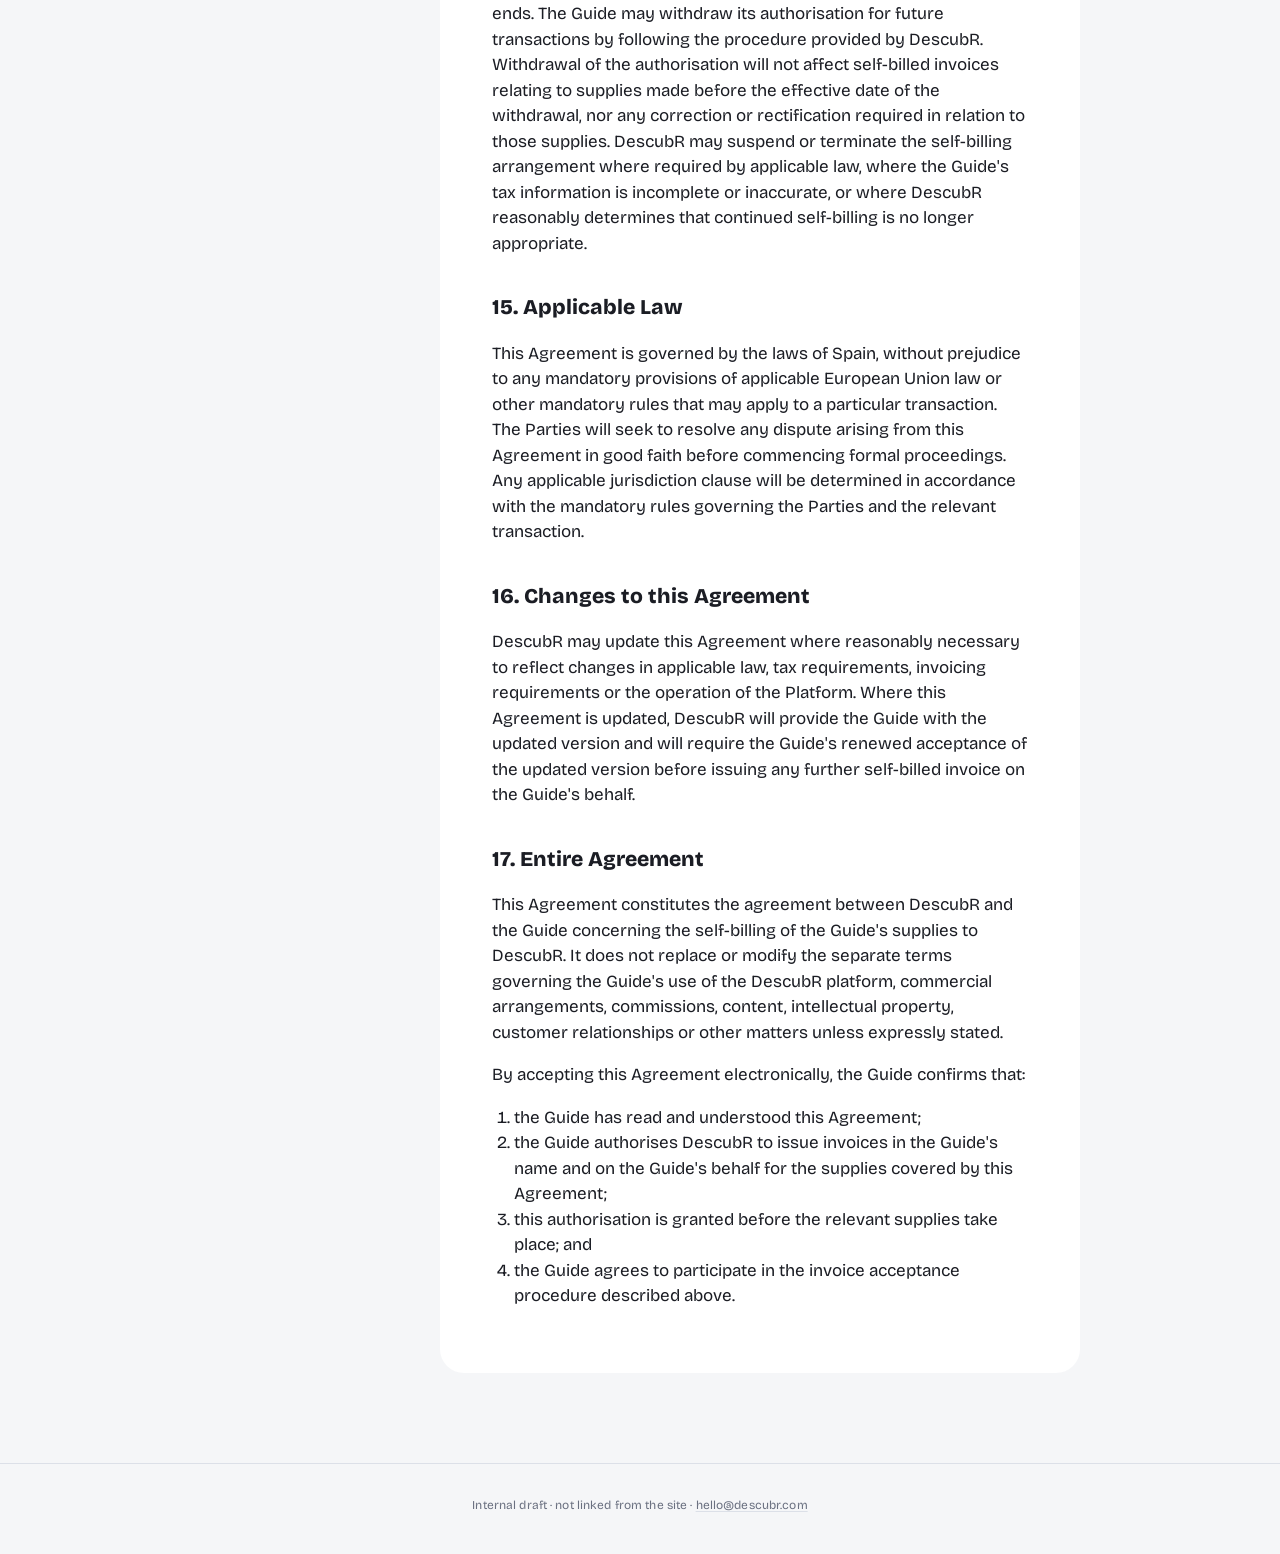
<file: self-billing-agreement-draft/index.html>
<!--
  Internal draft, not a public-facing page. Deliberately not linked from any
  nav/footer and not in sitemap.xml — reachable only via direct link, for
  sending to a gestor/lawyer for review. noindex below keeps it out of
  search results. Once reviewed and finalized, this content should move
  into (or be linked properly from) the real Guide Terms page, not stay here.
  Before that move: delete the ".internal-notes" block in each language
  section below (bounded by its own INTERNAL REVIEW NOTES comments) — that
  content is drafting/review history for the gestor, not agreement text,
  and must never reach a real guide.
-->
<!DOCTYPE html>
<html lang="en">
<head>
  <meta charset="utf-8">
  <meta name="viewport" content="width=device-width, initial-scale=1">
  <meta name="robots" content="noindex, nofollow">
  <script>
    (function () {
      var saved = null;
      try { saved = localStorage.getItem('descubr-theme'); } catch (e) {}
      if (saved === 'light' || saved === 'dark') {
        document.documentElement.setAttribute('data-theme', saved);
      }
    })();
  </script>
  <title>Self-Billing Agreement (Draft) — DescubR</title>
  <link rel="icon" type="image/svg+xml" href="../assets/logo-mark.svg">
  <link rel="icon" type="image/png" href="../assets/favicon.png">
  <link rel="apple-touch-icon" href="../assets/favicon.png">
  <link rel="stylesheet" href="../assets/style.css">
  <style>
    .draft-banner {
      background: #FBF0DC;
      color: #7A5200;
      border: 1px solid #E8C878;
      border-radius: 10px;
      padding: 14px 18px;
      font-size: 14px;
      line-height: 1.6;
      margin-bottom: 28px;
    }
    .draft-banner ol, .draft-banner ul { margin: 8px 0 0; padding-left: 20px; }
    .draft-banner li { margin-bottom: 4px; }
    :root[data-theme="dark"] .draft-banner,
    :root:not([data-theme="light"]) .draft-banner {
      background: #3A2F14;
      color: #E8B84B;
      border-color: #5C4A05;
    }
    @media (prefers-color-scheme: light) {
      :root:not([data-theme="dark"]) .draft-banner {
        background: #FBF0DC;
        color: #7A5200;
        border-color: #E8C878;
      }
    }
    .internal-notes {
      background: #FDEAEA;
      color: #7A1414;
      border: 2px dashed #D64545;
      border-radius: 10px;
      padding: 14px 18px;
      font-size: 14px;
      line-height: 1.6;
      margin-bottom: 28px;
    }
    .internal-notes ol { margin: 8px 0 0; padding-left: 20px; }
    .internal-notes li { margin-bottom: 4px; }
    .internal-notes-label {
      font-weight: 700;
      text-transform: uppercase;
      letter-spacing: 0.03em;
      font-size: 12px;
      margin: 0 0 8px;
    }
    :root[data-theme="dark"] .internal-notes,
    :root:not([data-theme="light"]) .internal-notes {
      background: #3A1414;
      color: #F5A3A3;
      border-color: #A33;
    }
    @media (prefers-color-scheme: light) {
      :root:not([data-theme="dark"]) .internal-notes {
        background: #FDEAEA;
        color: #7A1414;
        border-color: #D64545;
      }
    }
    .doc-card mark {
      background: #FCE9A8;
      color: #5C4A05;
      padding: 1px 5px;
      border-radius: 4px;
      font-weight: 600;
    }
    :root[data-theme="dark"] .doc-card mark,
    :root:not([data-theme="light"]) .doc-card mark {
      background: #5C4A05;
      color: #FBE9A8;
    }
    .doc-card .party-block { margin: 4px 0 18px; }
  </style>
</head>
<body>

  <div class="progress" aria-hidden="true"><div class="progress-fill" data-progress-fill></div></div>

  <header class="site-header">
    <div class="wrap">
      <a class="wordmark" href="../"><img src="../assets/logo-mark.svg" alt="" width="26" height="26" class="wordmark-icon"><span class="word">Descub<span class="r">R</span></span></a>
      <div class="site-nav">
        <div class="menu-wrap">
          <button class="menu-toggle" data-menu-toggle type="button" aria-expanded="false" aria-label="Menu">
            <svg viewBox="0 0 20 20" width="18" height="18" fill="none" stroke="currentColor" stroke-width="1.8" stroke-linecap="round" aria-hidden="true"><line x1="2" y1="5" x2="18" y2="5"/><line x1="2" y1="10" x2="18" y2="10"/><line x1="2" y1="15" x2="18" y2="15"/></svg>
          </button>
          <nav class="site-menu" data-menu hidden>
            <a href="../about/"><span data-i18n="en">About</span><span data-i18n="es">Sobre nosotros</span></a>
            <a href="../faq/"><span data-i18n="en">FAQ</span><span data-i18n="es">Preguntas frecuentes</span></a>
            <a href="../privacy/"><span data-i18n="en">Privacy Policy</span><span data-i18n="es">Política de privacidad</span></a>
            <a href="../terms/"><span data-i18n="en">Terms of Service</span><span data-i18n="es">Términos del servicio</span></a>
            <a href="../legal-notice/"><span data-i18n="en">Legal Notice</span><span data-i18n="es">Aviso legal</span></a>
          </nav>
        </div>
        <select class="lang-select" data-lang-select aria-label="Language / Idioma">
          <option value="es">Español</option>
          <option value="en">English</option>
        </select>
        <button class="theme-toggle" data-theme-toggle type="button" aria-label="Toggle dark mode"><svg class="icon-sun" viewBox="0 0 20 20" width="16" height="16" fill="none" stroke="currentColor" stroke-width="1.6" stroke-linecap="round" aria-hidden="true"><circle cx="10" cy="10" r="3.6"/><path d="M10 1.8v2M10 16.2v2M3.7 3.7l1.4 1.4M14.9 14.9l1.4 1.4M1.8 10h2M16.2 10h2M3.7 16.3l1.4-1.4M14.9 5.1l1.4-1.4"/></svg><svg class="icon-moon" viewBox="0 0 20 20" width="16" height="16" fill="none" stroke="currentColor" stroke-width="1.6" stroke-linecap="round" stroke-linejoin="round" aria-hidden="true"><path d="M17.2 12.4A7.2 7.2 0 1 1 7.6 2.8a5.6 5.6 0 0 0 9.6 9.6Z"/></svg></button>
      </div>
    </div>
  </header>

  <main class="docs-main">
    <div class="docs-shell">
      <nav class="toc" aria-label="Table of contents / Tabla de contenidos">
        <span class="toc-label" data-i18n="en">On this page</span>
        <span class="toc-label" data-i18n="es">En esta página</span>
        <div class="toc-list" data-i18n="en">
          <a href="#en-1">1. Parties</a>
          <a href="#en-2">2. Purpose</a>
          <a href="#en-3">3. Authorisation</a>
          <a href="#en-4">4. Self-billed invoices</a>
          <a href="#en-5">5. Period and timing</a>
          <a href="#en-6">6. Acceptance procedure</a>
          <a href="#en-7">7. Copies and records</a>
          <a href="#en-8">8. Tax and VAT</a>
          <a href="#en-9">9. Guide information</a>
          <a href="#en-10">10. Payment</a>
          <a href="#en-11">11. Corrections</a>
          <a href="#en-12">12. Scope</a>
          <a href="#en-13">13. Electronic acceptance</a>
          <a href="#en-14">14. Duration and termination</a>
          <a href="#en-15">15. Applicable law</a>
          <a href="#en-16">16. Changes</a>
          <a href="#en-17">17. Entire agreement</a>
        </div>
        <div class="toc-list" data-i18n="es">
          <a href="#es-1">1. Partes</a>
          <a href="#es-2">2. Objeto</a>
          <a href="#es-3">3. Autorización</a>
          <a href="#es-4">4. Facturas por autofacturación</a>
          <a href="#es-5">5. Periodo y momento</a>
          <a href="#es-6">6. Procedimiento de aceptación</a>
          <a href="#es-7">7. Copias y registros</a>
          <a href="#es-8">8. Fiscalidad e IVA</a>
          <a href="#es-9">9. Información del Guía</a>
          <a href="#es-10">10. Pago</a>
          <a href="#es-11">11. Correcciones</a>
          <a href="#es-12">12. Ámbito</a>
          <a href="#es-13">13. Aceptación electrónica</a>
          <a href="#es-14">14. Duración y terminación</a>
          <a href="#es-15">15. Ley aplicable</a>
          <a href="#es-16">16. Modificaciones</a>
          <a href="#es-17">17. Acuerdo completo</a>
        </div>
      </nav>

      <article class="doc-card">
        <!-- ================= ENGLISH ================= -->
        <div data-i18n="en">
          <h1>Self-Billing Agreement</h1>
          <p class="updated">Draft — not legal advice, not yet shown to any guide.</p>

          <!-- ═══════ INTERNAL REVIEW NOTES — DELETE THIS ENTIRE BLOCK BEFORE THIS AGREEMENT IS EVER SHOWN TO A GUIDE. Not part of the Agreement text. ═══════ -->
          <div class="internal-notes">
            <p class="internal-notes-label">🛑 Internal review notes — remove before publishing, not part of the Agreement</p>
            This version supersedes the earlier 7-section draft — the gestor provided this more complete version directly and confirmed the rest of it matches how DescubR actually works. Points flagged across two review rounds:
            <ol>
              <li><strong>§6 (acceptance procedure)</strong> — required a real fix, not just wording. Guides can now actually review and accept/report an issue on each self-billed invoice through the platform (guide portal + app), not just receive a one-time email. The 15-day objection window is now a real stored deadline per invoice, not just copy on the page.</li>
              <li><strong>§13/§16 (agreement version)</strong> — also built, not just documented. A version bump now genuinely requires re-acceptance before a guide's next sale, same pattern as Terms of Service. §16 no longer hedges re-acceptance as "where required by law" — the system requires it unconditionally on every version bump.</li>
              <li><strong>§11 (corrections)</strong> — wording tightened only, to avoid implying an automated refund→invoice workflow that doesn't exist.</li>
              <li><strong>§5/§7 (invoice copy)</strong> — wording tightened from "may make available" to "will send"/"a copy," since RD 1619/2012 requires the invoice's issuer to actually remit a copy to the supplier, not just leave it available to look up.</li>
            </ol>
            Highlighted <mark>bracketed text</mark> marks placeholders still to be filled in. Please review, edit directly, or send comments back to <a href="mailto:hello@descubr.com">hello@descubr.com</a>.
          </div>
          <!-- ═══════ END INTERNAL REVIEW NOTES ═══════ -->

          <h2 id="en-1">1. Parties<a class="anchor" href="#en-1" aria-label="Link to this section">#</a></h2>
          <p>This Self-Billing Agreement ("Agreement") is entered into between:</p>
          <p class="party-block"><strong>DescubR</strong><br><mark>[LEGAL NAME OF DESCUBR]</mark><br><mark>[REGISTERED ADDRESS]</mark><br><mark>[NIF/VAT NUMBER]</mark><br>("DescubR" or the "Platform")</p>
          <p>and</p>
          <p class="party-block"><strong>The Guide</strong><br>The individual or legal entity identified in the Guide's DescubR account and tax profile<br>(the "Guide").</p>
          <p>DescubR and the Guide are each a "Party" and together the "Parties".</p>

          <h2 id="en-2">2. Purpose and Commercial Relationship<a class="anchor" href="#en-2" aria-label="Link to this section">#</a></h2>
          <p>The Guide creates and supplies self-guided tour content through the DescubR platform.</p>
          <p>For each tour made available through DescubR, the Guide supplies the relevant tour service/content to DescubR, and DescubR subsequently makes that tour available and supplies it to the end customer.</p>
          <p>Accordingly, for the purposes of the transactions covered by this Agreement:</p>
          <p><strong>Guide → DescubR → Customer</strong></p>
          <p>DescubR is the recipient of the Guide's supply and may therefore issue invoices to itself on behalf of the Guide, subject to the terms of this Agreement and applicable invoicing and VAT legislation.</p>
          <p>This Agreement governs the issuance of such invoices by DescubR on behalf and in the name of the Guide ("self-billing").</p>

          <h2 id="en-3">3. Authorisation to Self-Bill<a class="anchor" href="#en-3" aria-label="Link to this section">#</a></h2>
          <p>The Guide expressly authorises DescubR to issue invoices, in the name and on behalf of the Guide, for supplies made by the Guide to DescubR that are covered by this Agreement.</p>
          <p>This authorisation is granted in accordance with the applicable rules governing invoicing by the recipient of a supply, including Article 224 of Council Directive 2006/112/EC and Article 5 of Spanish Royal Decree 1619/2012, where applicable.</p>
          <p>This Agreement is entered into and accepted before any transaction covered by the self-billing arrangement takes place.</p>
          <p>The authorisation applies to all supplies made by the Guide to DescubR through the Platform during the period in which this Agreement remains in force, unless otherwise agreed in writing.</p>

          <h2 id="en-4">4. Self-Billed Invoices<a class="anchor" href="#en-4" aria-label="Link to this section">#</a></h2>
          <p>DescubR will issue self-billed invoices for the supplies made by the Guide to DescubR. The invoices will be issued:</p>
          <ul>
            <li>in the name and on behalf of the Guide;</li>
            <li>using a dedicated and sequential invoice numbering series for self-billed invoices;</li>
            <li>with the invoice date and transaction information required by applicable law; and</li>
            <li>in accordance with the VAT treatment applicable to the relevant supply.</li>
          </ul>
          <p>Each self-billed invoice will contain all information required by applicable invoicing and VAT legislation, including, where applicable: invoice number and series; date of issue; identification and address of the Guide; identification and address of DescubR; the relevant tax identification numbers; description of the services supplied; taxable amount; applicable VAT rate; VAT amount; total amount payable; and any legally required special references or wording.</p>
          <p>Where required under Spanish invoicing rules, the invoice will include the wording <strong>"facturación por el destinatario"</strong> or the corresponding wording required by applicable law.</p>

          <h2 id="en-5">5. Invoice Period and Timing<a class="anchor" href="#en-5" aria-label="Link to this section">#</a></h2>
          <p>DescubR may consolidate supplies made by the Guide during the same calendar month into a single self-billed invoice where permitted by applicable law. Self-billed invoices will be issued within the legally applicable invoicing period. DescubR will send the Guide a copy of the relevant invoice electronically, through the Guide's DescubR account and, where applicable, by email, or another electronic means agreed between the Parties. The invoice will be sent to the Guide so that the Guide can review and accept or object to it, in accordance with the acceptance procedure described in Section 6.</p>

          <h2 id="en-6">6. Invoice Acceptance Procedure<a class="anchor" href="#en-6" aria-label="Link to this section">#</a></h2>
          <p>Each self-billed invoice issued under this Agreement will be subject to an acceptance procedure by the Guide. The Guide may review the invoice through the DescubR platform and:</p>
          <ol>
            <li>accept the invoice; or</li>
            <li>object to the invoice and identify the relevant discrepancy.</li>
          </ol>
          <p>The Guide should submit any objection within <strong>15 calendar days</strong> of the invoice being made available. Where an objection is raised, DescubR will review the relevant transaction and, where appropriate, issue a corrected or replacement invoice.</p>
          <p>The Parties may use electronic records, including the Guide's authenticated account, timestamped acceptance, rejection or objection, to evidence the acceptance procedure. The acceptance procedure described above is intended to satisfy the requirement that each self-billed invoice be subject to an acceptance procedure by the Guide.</p>

          <h2 id="en-7">7. Copies and Electronic Records<a class="anchor" href="#en-7" aria-label="Link to this section">#</a></h2>
          <p>DescubR will send the Guide a copy of each self-billed invoice issued on the Guide's behalf, satisfying the requirement to remit a copy of the invoice to the supplier. Invoices and related acceptance records will also remain available to the Guide at any time through the Guide's DescubR account. The Parties may retain invoices and associated records electronically for the period required by applicable tax, accounting and other legal requirements.</p>

          <h2 id="en-8">8. Tax and VAT Responsibilities<a class="anchor" href="#en-8" aria-label="Link to this section">#</a></h2>
          <p>The Guide remains responsible for complying with the tax obligations that legally apply to the Guide in respect of the supplies made to DescubR, including the correct tax treatment and reporting of VAT where applicable. DescubR is responsible for issuing the self-billed invoices in accordance with the applicable invoicing requirements and for complying with the obligations that legally apply to DescubR in connection with those invoices. Nothing in this Agreement transfers or excludes any statutory tax obligation that cannot legally be transferred between the Parties.</p>
          <p>The VAT treatment shown on each invoice will be determined according to the applicable legislation and the tax information provided or verified in relation to the Guide and the relevant transaction. The Guide must provide DescubR with accurate and up-to-date tax information reasonably required to determine the applicable invoicing and VAT treatment. The Guide must promptly notify DescubR of any change that may affect such treatment, including changes to tax identification details, tax status, establishment, VAT registration or applicable VAT regime.</p>

          <h2 id="en-9">9. Guide Information<a class="anchor" href="#en-9" aria-label="Link to this section">#</a></h2>
          <p>The Guide represents that the information supplied to DescubR for invoicing and tax purposes is accurate and complete. This includes, where applicable: legal name; registered or tax address; tax identification number; VAT identification number; country of establishment; applicable VAT status or regime; and any other information reasonably required for the correct issuance of invoices.</p>
          <p>The Guide is responsible for promptly updating this information through the Platform when it changes. DescubR may request supporting information or verify relevant tax identification details where reasonably necessary to comply with its legal or tax obligations.</p>

          <h2 id="en-10">10. Payment and Amounts Due<a class="anchor" href="#en-10" aria-label="Link to this section">#</a></h2>
          <p>The amount shown as payable to the Guide will be calculated in accordance with the commercial terms applicable to the Guide's use of the DescubR platform. Where applicable, DescubR may deduct its agreed platform fees, commissions, refunds, chargebacks or other amounts contractually due from the Guide before making payment. The self-billed invoice will document the supply made by the Guide to DescubR and will not, by itself, alter the commercial terms governing the amounts payable between the Parties.</p>

          <h2 id="en-11">11. Corrections and Credit Notes<a class="anchor" href="#en-11" aria-label="Link to this section">#</a></h2>
          <p>Where a self-billed invoice requires correction or rectification, DescubR may issue a corrected, rectifying or other legally appropriate document on behalf and in the name of the Guide, where permitted or required by applicable law. The Guide must notify DescubR promptly if it becomes aware of any error affecting a self-billed invoice.</p>

          <h2 id="en-12">12. Scope of the Agreement<a class="anchor" href="#en-12" aria-label="Link to this section">#</a></h2>
          <p>This Agreement applies only to supplies made by the Guide to DescubR that fall within the scope of the self-billing arrangement. DescubR may restrict the use of self-billing to Guides, transactions or tax situations for which DescubR considers the arrangement legally and operationally appropriate. Where self-billing is not available or appropriate under applicable law, the Guide may be required to issue its own invoice instead.</p>

          <h2 id="en-13">13. Electronic Acceptance of this Agreement<a class="anchor" href="#en-13" aria-label="Link to this section">#</a></h2>
          <p>The Guide accepts this Agreement electronically through the DescubR platform. The electronic acceptance will be recorded together with the relevant date and time and the version of this Agreement accepted by the Guide. The electronic record constitutes evidence of the Guide's prior acceptance of this Agreement and its authorisation for DescubR to issue self-billed invoices within its scope. The Guide acknowledges that this authorisation is granted before the first transaction covered by the Agreement.</p>

          <h2 id="en-14">14. Duration and Termination<a class="anchor" href="#en-14" aria-label="Link to this section">#</a></h2>
          <p>This Agreement will remain in force until terminated by either Party or until the Guide's participation in the relevant DescubR services ends. The Guide may withdraw its authorisation for future transactions by following the procedure provided by DescubR. Withdrawal of the authorisation will not affect self-billed invoices relating to supplies made before the effective date of the withdrawal, nor any correction or rectification required in relation to those supplies. DescubR may suspend or terminate the self-billing arrangement where required by applicable law, where the Guide's tax information is incomplete or inaccurate, or where DescubR reasonably determines that continued self-billing is no longer appropriate.</p>

          <h2 id="en-15">15. Applicable Law<a class="anchor" href="#en-15" aria-label="Link to this section">#</a></h2>
          <p>This Agreement is governed by the laws of Spain, without prejudice to any mandatory provisions of applicable European Union law or other mandatory rules that may apply to a particular transaction. The Parties will seek to resolve any dispute arising from this Agreement in good faith before commencing formal proceedings. Any applicable jurisdiction clause will be determined in accordance with the mandatory rules governing the Parties and the relevant transaction.</p>

          <h2 id="en-16">16. Changes to this Agreement<a class="anchor" href="#en-16" aria-label="Link to this section">#</a></h2>
          <p>DescubR may update this Agreement where reasonably necessary to reflect changes in applicable law, tax requirements, invoicing requirements or the operation of the Platform. Where this Agreement is updated, DescubR will provide the Guide with the updated version and will require the Guide's renewed acceptance of the updated version before issuing any further self-billed invoice on the Guide's behalf.</p>

          <h2 id="en-17">17. Entire Agreement<a class="anchor" href="#en-17" aria-label="Link to this section">#</a></h2>
          <p>This Agreement constitutes the agreement between DescubR and the Guide concerning the self-billing of the Guide's supplies to DescubR. It does not replace or modify the separate terms governing the Guide's use of the DescubR platform, commercial arrangements, commissions, content, intellectual property, customer relationships or other matters unless expressly stated.</p>
          <p>By accepting this Agreement electronically, the Guide confirms that:</p>
          <ol>
            <li>the Guide has read and understood this Agreement;</li>
            <li>the Guide authorises DescubR to issue invoices in the Guide's name and on the Guide's behalf for the supplies covered by this Agreement;</li>
            <li>this authorisation is granted before the relevant supplies take place; and</li>
            <li>the Guide agrees to participate in the invoice acceptance procedure described above.</li>
          </ol>
        </div>

        <!-- ================= ESPAÑOL ================= -->
        <div data-i18n="es">
          <h1>Acuerdo de Autofacturación</h1>
          <p class="updated">Borrador — no constituye asesoramiento legal, todavía no mostrado a ningún guía.</p>

          <!-- ═══════ NOTAS INTERNAS DE REVISIÓN — ELIMINAR TODO ESTE BLOQUE ANTES DE MOSTRAR ESTE ACUERDO A UN GUÍA. No forma parte del Acuerdo. ═══════ -->
          <div class="internal-notes">
            <p class="internal-notes-label">🛑 Notas internas de revisión — eliminar antes de publicar, no forman parte del Acuerdo</p>
            Esta versión sustituye al borrador anterior de 7 apartados — el gestor facilitó directamente esta versión más completa y confirmó que el resto coincide con el funcionamiento real de DescubR. Puntos señalados en dos rondas de revisión:
            <ol>
              <li><strong>§6 (procedimiento de aceptación)</strong> — necesitaba una corrección real, no solo de redacción. Los guías ya pueden revisar y aceptar/notificar un problema en cada factura por autofacturación a través de la plataforma (portal de guías + app), no solo recibir un correo puntual. El plazo de objeción de 15 días es ahora una fecha límite real y almacenada por factura, no solo un texto en la página.</li>
              <li><strong>§13/§16 (versión del acuerdo)</strong> — también implementado, no solo documentado. Un cambio de versión ahora obliga realmente a reaceptar antes de la siguiente venta del guía, el mismo patrón que los Términos del Servicio. El §16 ya no condiciona la reaceptación a "cuando lo exija la normativa" — el sistema la exige siempre, en cada cambio de versión.</li>
              <li><strong>§11 (correcciones)</strong> — solo se ajustó la redacción, para no dar a entender un flujo automatizado de reembolso→factura que no existe.</li>
              <li><strong>§5/§7 (copia de la factura)</strong> — redacción ajustada de "podrá poner a disposición" a "remitirá"/"una copia", ya que el RD 1619/2012 exige que quien expide la factura remita efectivamente una copia al proveedor, no solo dejarla disponible por si el guía la busca.</li>
            </ol>
            El texto <mark>entre corchetes resaltado</mark> son marcadores pendientes de completar. Por favor, revisa, edita directamente, o envía comentarios a <a href="mailto:hello@descubr.com">hello@descubr.com</a>.
          </div>
          <!-- ═══════ FIN NOTAS INTERNAS DE REVISIÓN ═══════ -->

          <h2 id="es-1">1. Partes<a class="anchor" href="#es-1" aria-label="Link to this section">#</a></h2>
          <p>Este Acuerdo de Autofacturación ("Acuerdo") se celebra entre:</p>
          <p class="party-block"><strong>DescubR</strong><br><mark>[NOMBRE LEGAL DE DESCUBR]</mark><br><mark>[DOMICILIO SOCIAL]</mark><br><mark>[NIF]</mark><br>("DescubR" o la "Plataforma")</p>
          <p>y</p>
          <p class="party-block"><strong>El Guía</strong><br>La persona física o jurídica identificada en la cuenta de DescubR del Guía y en su perfil fiscal<br>(el "Guía").</p>
          <p>DescubR y el Guía son cada uno una "Parte" y conjuntamente las "Partes".</p>

          <h2 id="es-2">2. Objeto y Relación Comercial<a class="anchor" href="#es-2" aria-label="Link to this section">#</a></h2>
          <p>El Guía crea y suministra contenido de tours autoguiados a través de la plataforma de DescubR.</p>
          <p>Para cada tour puesto a disposición a través de DescubR, el Guía suministra el correspondiente servicio/contenido del tour a DescubR, y DescubR pone a su vez ese tour a disposición y lo suministra al cliente final.</p>
          <p>Por tanto, a los efectos de las operaciones cubiertas por este Acuerdo:</p>
          <p><strong>Guía → DescubR → Cliente</strong></p>
          <p>DescubR es el destinatario de la prestación del Guía y, por tanto, puede emitir facturas a sí mismo en nombre del Guía, con arreglo a los términos de este Acuerdo y a la normativa de facturación e IVA aplicable.</p>
          <p>Este Acuerdo regula la emisión de dichas facturas por parte de DescubR en nombre y por cuenta del Guía ("autofacturación").</p>

          <h2 id="es-3">3. Autorización para Autofacturar<a class="anchor" href="#es-3" aria-label="Link to this section">#</a></h2>
          <p>El Guía autoriza expresamente a DescubR a emitir facturas, en nombre y por cuenta del Guía, por las prestaciones realizadas por el Guía a DescubR que estén cubiertas por este Acuerdo.</p>
          <p>Esta autorización se concede de conformidad con la normativa aplicable en materia de facturación por el destinatario de una operación, incluyendo el artículo 224 de la Directiva 2006/112/CE del Consejo y el artículo 5 del Real Decreto 1619/2012, cuando resulte de aplicación.</p>
          <p>Este Acuerdo se celebra y acepta antes de que tenga lugar cualquier operación cubierta por el régimen de autofacturación.</p>
          <p>La autorización se aplica a todas las prestaciones realizadas por el Guía a DescubR a través de la Plataforma durante el periodo de vigencia de este Acuerdo, salvo que se acuerde otra cosa por escrito.</p>

          <h2 id="es-4">4. Facturas por Autofacturación<a class="anchor" href="#es-4" aria-label="Link to this section">#</a></h2>
          <p>DescubR emitirá facturas por autofacturación por las prestaciones realizadas por el Guía a DescubR. Las facturas se emitirán:</p>
          <ul>
            <li>en nombre y por cuenta del Guía;</li>
            <li>utilizando una serie de numeración específica y correlativa para las facturas por autofacturación;</li>
            <li>con la fecha de factura y la información de la operación exigidas por la normativa aplicable; y</li>
            <li>de conformidad con el régimen de IVA aplicable a la prestación correspondiente.</li>
          </ul>
          <p>Cada factura por autofacturación contendrá toda la información exigida por la normativa de facturación e IVA aplicable, incluyendo, cuando proceda: número de factura y serie; fecha de expedición; identificación y domicilio del Guía; identificación y domicilio de DescubR; los números de identificación fiscal correspondientes; descripción de los servicios prestados; base imponible; tipo de IVA aplicable; cuota de IVA; importe total a pagar; y cualquier mención especial exigida legalmente.</p>
          <p>Cuando así lo exija la normativa española de facturación, la factura incluirá la mención <strong>"facturación por el destinatario"</strong> o la mención correspondiente exigida por la normativa aplicable.</p>

          <h2 id="es-5">5. Periodo y Momento de Facturación<a class="anchor" href="#es-5" aria-label="Link to this section">#</a></h2>
          <p>DescubR podrá agrupar las prestaciones realizadas por el Guía durante el mismo mes natural en una única factura por autofacturación, cuando la normativa aplicable lo permita. Las facturas por autofacturación se emitirán dentro del plazo de facturación legalmente aplicable. DescubR remitirá al Guía una copia de la factura correspondiente por medios electrónicos, a través de la cuenta de DescubR del Guía y, cuando proceda, por correo electrónico, o mediante otro medio electrónico acordado entre las Partes. La factura se remitirá al Guía de forma que este pueda revisarla y aceptarla u objetarla, de acuerdo con el procedimiento de aceptación descrito en el apartado 6.</p>

          <h2 id="es-6">6. Procedimiento de Aceptación de la Factura<a class="anchor" href="#es-6" aria-label="Link to this section">#</a></h2>
          <p>Cada factura por autofacturación emitida al amparo de este Acuerdo estará sujeta a un procedimiento de aceptación por parte del Guía. El Guía podrá revisar la factura a través de la plataforma de DescubR y:</p>
          <ol>
            <li>aceptar la factura; o</li>
            <li>objetar la factura e identificar la discrepancia correspondiente.</li>
          </ol>
          <p>El Guía deberá presentar cualquier objeción en un plazo de <strong>15 días naturales</strong> desde que la factura se ponga a disposición. Cuando se plantee una objeción, DescubR revisará la operación correspondiente y, cuando proceda, emitirá una factura corregida o sustitutiva.</p>
          <p>Las Partes podrán utilizar registros electrónicos, incluida la cuenta autenticada del Guía y la aceptación, rechazo u objeción con fecha y hora, como evidencia del procedimiento de aceptación. El procedimiento de aceptación descrito anteriormente tiene por objeto satisfacer el requisito de que cada factura por autofacturación esté sujeta a un procedimiento de aceptación por parte del Guía.</p>

          <h2 id="es-7">7. Copias y Registros Electrónicos<a class="anchor" href="#es-7" aria-label="Link to this section">#</a></h2>
          <p>DescubR remitirá al Guía una copia de cada factura por autofacturación emitida en su nombre, cumpliendo así la obligación de remitir una copia de la factura al proveedor. Las facturas y los registros de aceptación relacionados permanecerán también disponibles para el Guía en cualquier momento a través de su cuenta de DescubR. Las Partes podrán conservar las facturas y los registros asociados por medios electrónicos durante el plazo exigido por la normativa fiscal, contable y demás normativa aplicable.</p>

          <h2 id="es-8">8. Responsabilidades Fiscales y de IVA<a class="anchor" href="#es-8" aria-label="Link to this section">#</a></h2>
          <p>El Guía sigue siendo responsable del cumplimiento de las obligaciones fiscales que le sean legalmente aplicables respecto de las prestaciones realizadas a DescubR, incluido el tratamiento y la declaración correctos del IVA cuando proceda. DescubR es responsable de emitir las facturas por autofacturación de conformidad con los requisitos de facturación aplicables y de cumplir las obligaciones que le sean legalmente aplicables en relación con dichas facturas. Nada de lo dispuesto en este Acuerdo transfiere ni excluye ninguna obligación fiscal legal que no pueda transferirse legalmente entre las Partes.</p>
          <p>El tratamiento de IVA que figure en cada factura se determinará de acuerdo con la normativa aplicable y con la información fiscal facilitada o verificada en relación con el Guía y la operación correspondiente. El Guía deberá facilitar a DescubR información fiscal exacta y actualizada, razonablemente necesaria para determinar el tratamiento de facturación e IVA aplicable. El Guía deberá notificar a DescubR sin demora cualquier cambio que pueda afectar a dicho tratamiento, incluyendo cambios en sus datos de identificación fiscal, situación fiscal, establecimiento, alta en IVA o régimen de IVA aplicable.</p>

          <h2 id="es-9">9. Información del Guía<a class="anchor" href="#es-9" aria-label="Link to this section">#</a></h2>
          <p>El Guía manifiesta que la información facilitada a DescubR a efectos de facturación y fiscales es exacta y completa. Esto incluye, cuando proceda: nombre legal; domicilio fiscal o registrado; número de identificación fiscal; número de identificación a efectos de IVA; país de establecimiento; situación o régimen de IVA aplicable; y cualquier otra información razonablemente necesaria para la correcta emisión de las facturas.</p>
          <p>El Guía es responsable de actualizar sin demora esta información a través de la Plataforma cuando cambie. DescubR podrá solicitar información justificativa o verificar los datos de identificación fiscal correspondientes cuando sea razonablemente necesario para cumplir sus obligaciones legales o fiscales.</p>

          <h2 id="es-10">10. Pago e Importes Debidos<a class="anchor" href="#es-10" aria-label="Link to this section">#</a></h2>
          <p>El importe que se indique como pagadero al Guía se calculará de acuerdo con las condiciones comerciales aplicables al uso de la plataforma de DescubR por parte del Guía. Cuando proceda, DescubR podrá deducir sus comisiones y tarifas acordadas de la plataforma, reembolsos, contracargos u otros importes contractualmente debidos por el Guía, antes de efectuar el pago. La factura por autofacturación documentará la prestación realizada por el Guía a DescubR y no alterará, por sí misma, las condiciones comerciales que rigen los importes pagaderos entre las Partes.</p>

          <h2 id="es-11">11. Correcciones y Facturas Rectificativas<a class="anchor" href="#es-11" aria-label="Link to this section">#</a></h2>
          <p>Cuando una factura por autofacturación requiera corrección o rectificación, DescubR podrá emitir una factura corregida, rectificativa u otro documento legalmente apropiado en nombre y por cuenta del Guía, cuando así lo permita o exija la normativa aplicable. El Guía deberá notificar a DescubR sin demora si tiene conocimiento de cualquier error que afecte a una factura por autofacturación.</p>

          <h2 id="es-12">12. Ámbito del Acuerdo<a class="anchor" href="#es-12" aria-label="Link to this section">#</a></h2>
          <p>Este Acuerdo se aplica únicamente a las prestaciones realizadas por el Guía a DescubR que queden comprendidas en el ámbito del régimen de autofacturación. DescubR podrá restringir el uso de la autofacturación a los Guías, operaciones o situaciones fiscales para los que DescubR considere que el régimen resulta legal y operativamente adecuado. Cuando la autofacturación no resulte disponible o adecuada conforme a la normativa aplicable, el Guía podrá tener que emitir su propia factura.</p>

          <h2 id="es-13">13. Aceptación Electrónica de este Acuerdo<a class="anchor" href="#es-13" aria-label="Link to this section">#</a></h2>
          <p>El Guía acepta este Acuerdo electrónicamente a través de la plataforma de DescubR. La aceptación electrónica quedará registrada junto con la fecha y hora correspondientes y la versión de este Acuerdo aceptada por el Guía. El registro electrónico constituye evidencia de la aceptación previa del Acuerdo por parte del Guía y de su autorización para que DescubR emita facturas por autofacturación dentro de su ámbito. El Guía reconoce que esta autorización se concede antes de la primera operación cubierta por el Acuerdo.</p>

          <h2 id="es-14">14. Duración y Terminación<a class="anchor" href="#es-14" aria-label="Link to this section">#</a></h2>
          <p>Este Acuerdo permanecerá en vigor hasta su resolución por cualquiera de las Partes o hasta que finalice la participación del Guía en los servicios correspondientes de DescubR. El Guía podrá retirar su autorización para operaciones futuras siguiendo el procedimiento facilitado por DescubR. La retirada de la autorización no afectará a las facturas por autofacturación relativas a prestaciones realizadas antes de la fecha efectiva de la retirada, ni a ninguna corrección o rectificación necesaria en relación con dichas prestaciones. DescubR podrá suspender o dar por terminado el régimen de autofacturación cuando así lo exija la normativa aplicable, cuando la información fiscal del Guía esté incompleta o sea inexacta, o cuando DescubR determine razonablemente que la continuidad de la autofacturación ya no resulta adecuada.</p>

          <h2 id="es-15">15. Ley Aplicable<a class="anchor" href="#es-15" aria-label="Link to this section">#</a></h2>
          <p>Este Acuerdo se rige por la legislación española, sin perjuicio de cualquier disposición imperativa del Derecho de la Unión Europea aplicable u otras normas imperativas que puedan resultar de aplicación a una operación concreta. Las Partes procurarán resolver de buena fe cualquier controversia derivada de este Acuerdo antes de iniciar un procedimiento formal. Cualquier cláusula de jurisdicción aplicable se determinará de conformidad con las normas imperativas que rijan a las Partes y a la operación correspondiente.</p>

          <h2 id="es-16">16. Modificaciones de este Acuerdo<a class="anchor" href="#es-16" aria-label="Link to this section">#</a></h2>
          <p>DescubR podrá actualizar este Acuerdo cuando sea razonablemente necesario para reflejar cambios en la normativa aplicable, en los requisitos fiscales o de facturación, o en el funcionamiento de la Plataforma. Cuando este Acuerdo se actualice, DescubR facilitará al Guía la versión actualizada y exigirá su aceptación renovada de dicha versión antes de emitir cualquier factura por autofacturación adicional en su nombre.</p>

          <h2 id="es-17">17. Acuerdo Completo<a class="anchor" href="#es-17" aria-label="Link to this section">#</a></h2>
          <p>Este Acuerdo constituye el acuerdo entre DescubR y el Guía en relación con la autofacturación de las prestaciones del Guía a DescubR. No sustituye ni modifica los términos independientes que rigen el uso de la plataforma de DescubR por el Guía, las condiciones comerciales, comisiones, contenidos, propiedad intelectual, relaciones con los clientes u otras cuestiones, salvo que se indique expresamente lo contrario.</p>
          <p>Al aceptar este Acuerdo electrónicamente, el Guía confirma que:</p>
          <ol>
            <li>ha leído y comprendido este Acuerdo;</li>
            <li>autoriza a DescubR a emitir facturas en su nombre y por su cuenta por las prestaciones cubiertas por este Acuerdo;</li>
            <li>dicha autorización se concede antes de que tengan lugar las prestaciones correspondientes; y</li>
            <li>acepta participar en el procedimiento de aceptación de facturas descrito anteriormente.</li>
          </ol>
        </div>
      </article>
    </div>
  </main>

  <button class="back-to-top" data-back-to-top type="button" aria-label="Back to top">
    <svg viewBox="0 0 20 20" width="16" height="16" fill="none" stroke="currentColor" stroke-width="2" stroke-linecap="round" stroke-linejoin="round" aria-hidden="true"><path d="M10 15V5M5 10l5-5 5 5"/></svg>
  </button>

  <footer class="site-footer">
    <div class="wrap">
      <p class="footer-copy">
        <span data-i18n="en">Internal draft &middot; not linked from the site &middot; </span>
        <span data-i18n="es">Borrador interno &middot; sin enlazar desde el sitio &middot; </span>
        <a href="mailto:hello@descubr.com">hello@descubr.com</a>
      </p>
    </div>
  </footer>

  <script src="../assets/lang.js"></script>
  <script src="../assets/menu.js"></script>
  <script src="../assets/theme.js"></script>
</body>
</html>
</file>
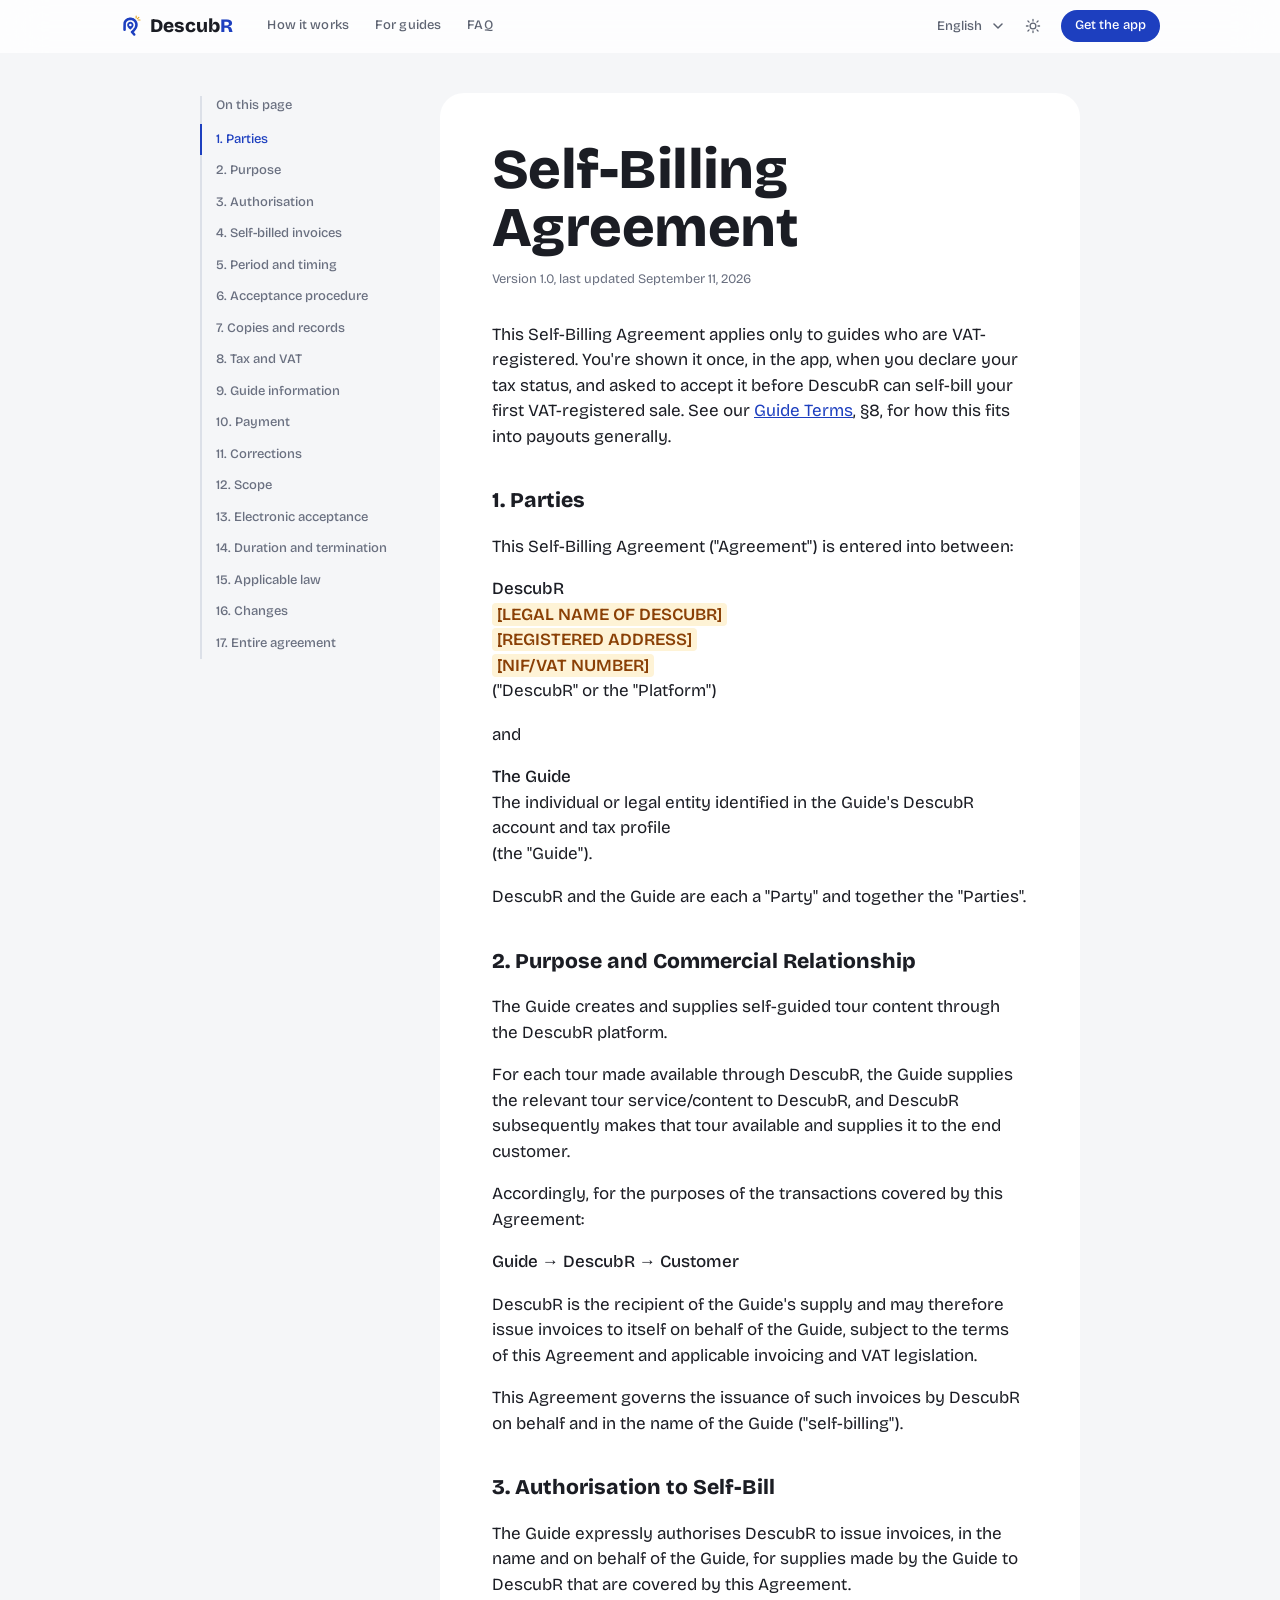
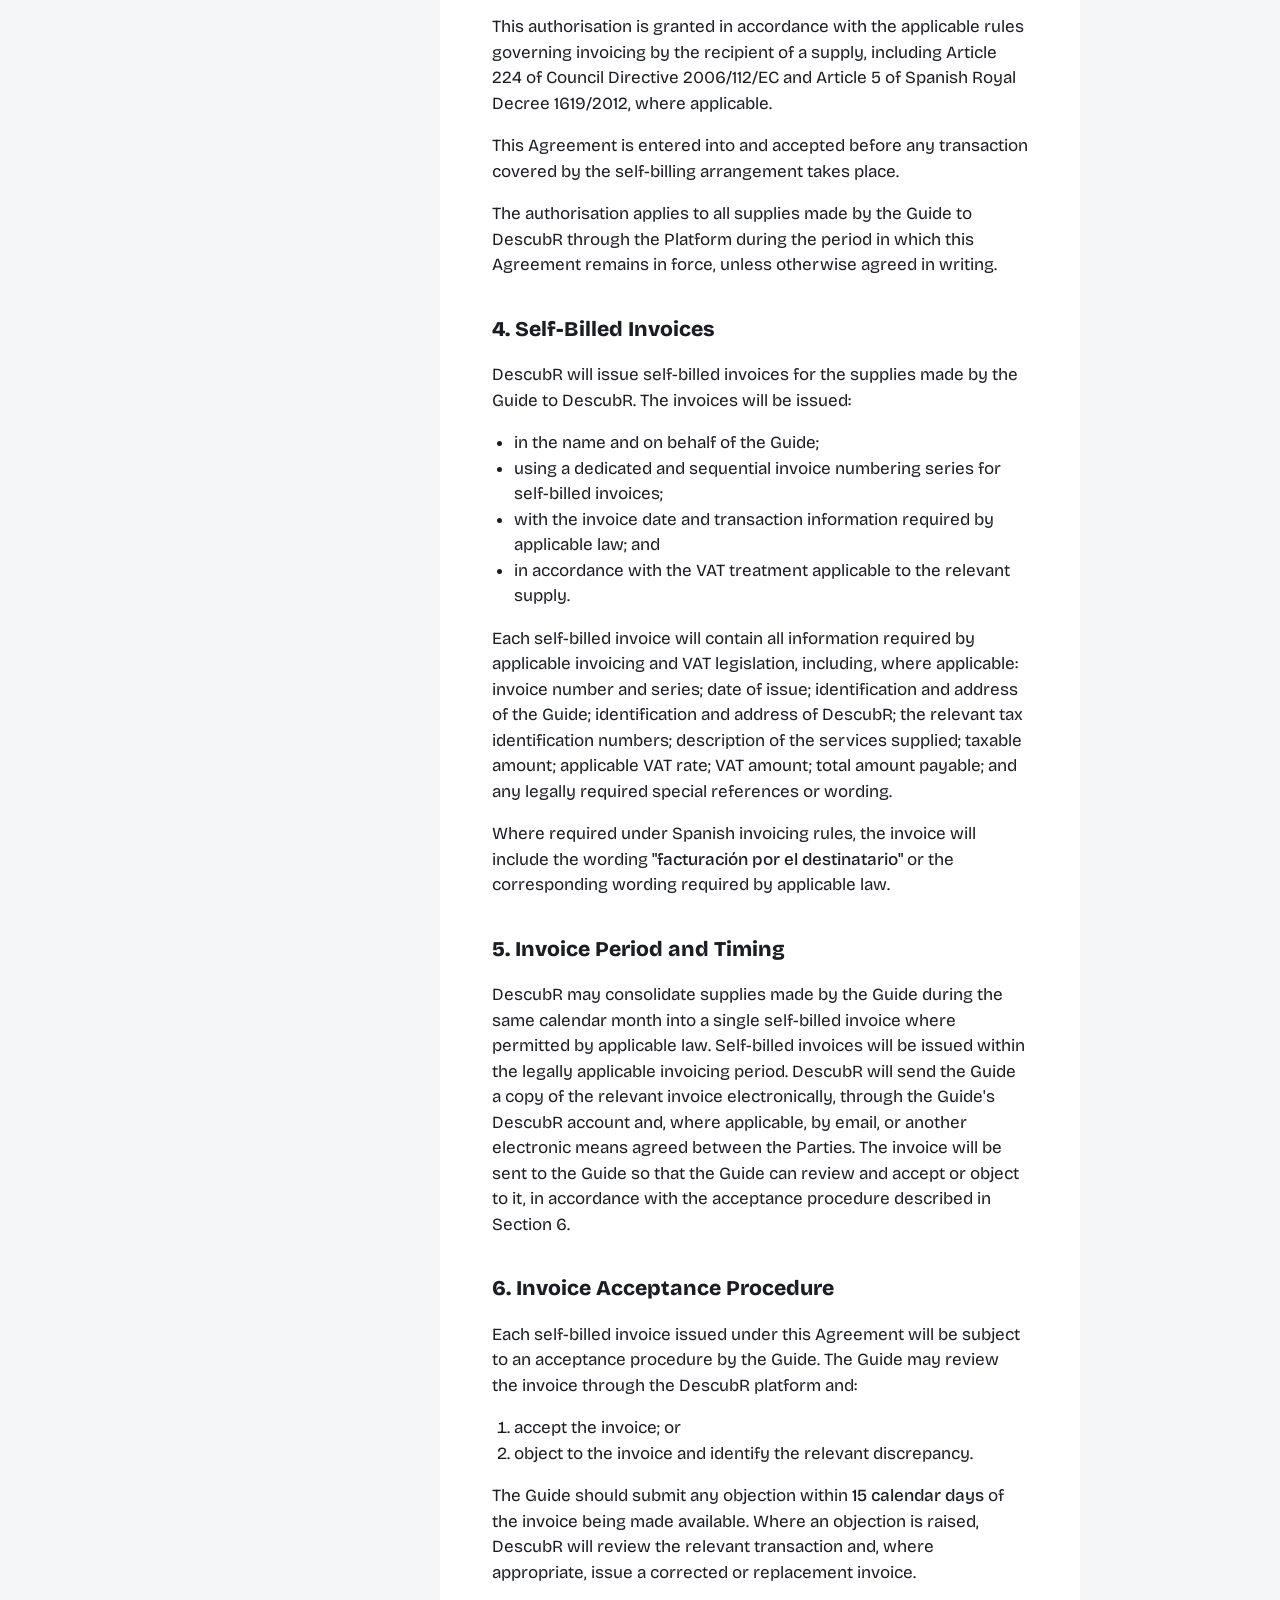
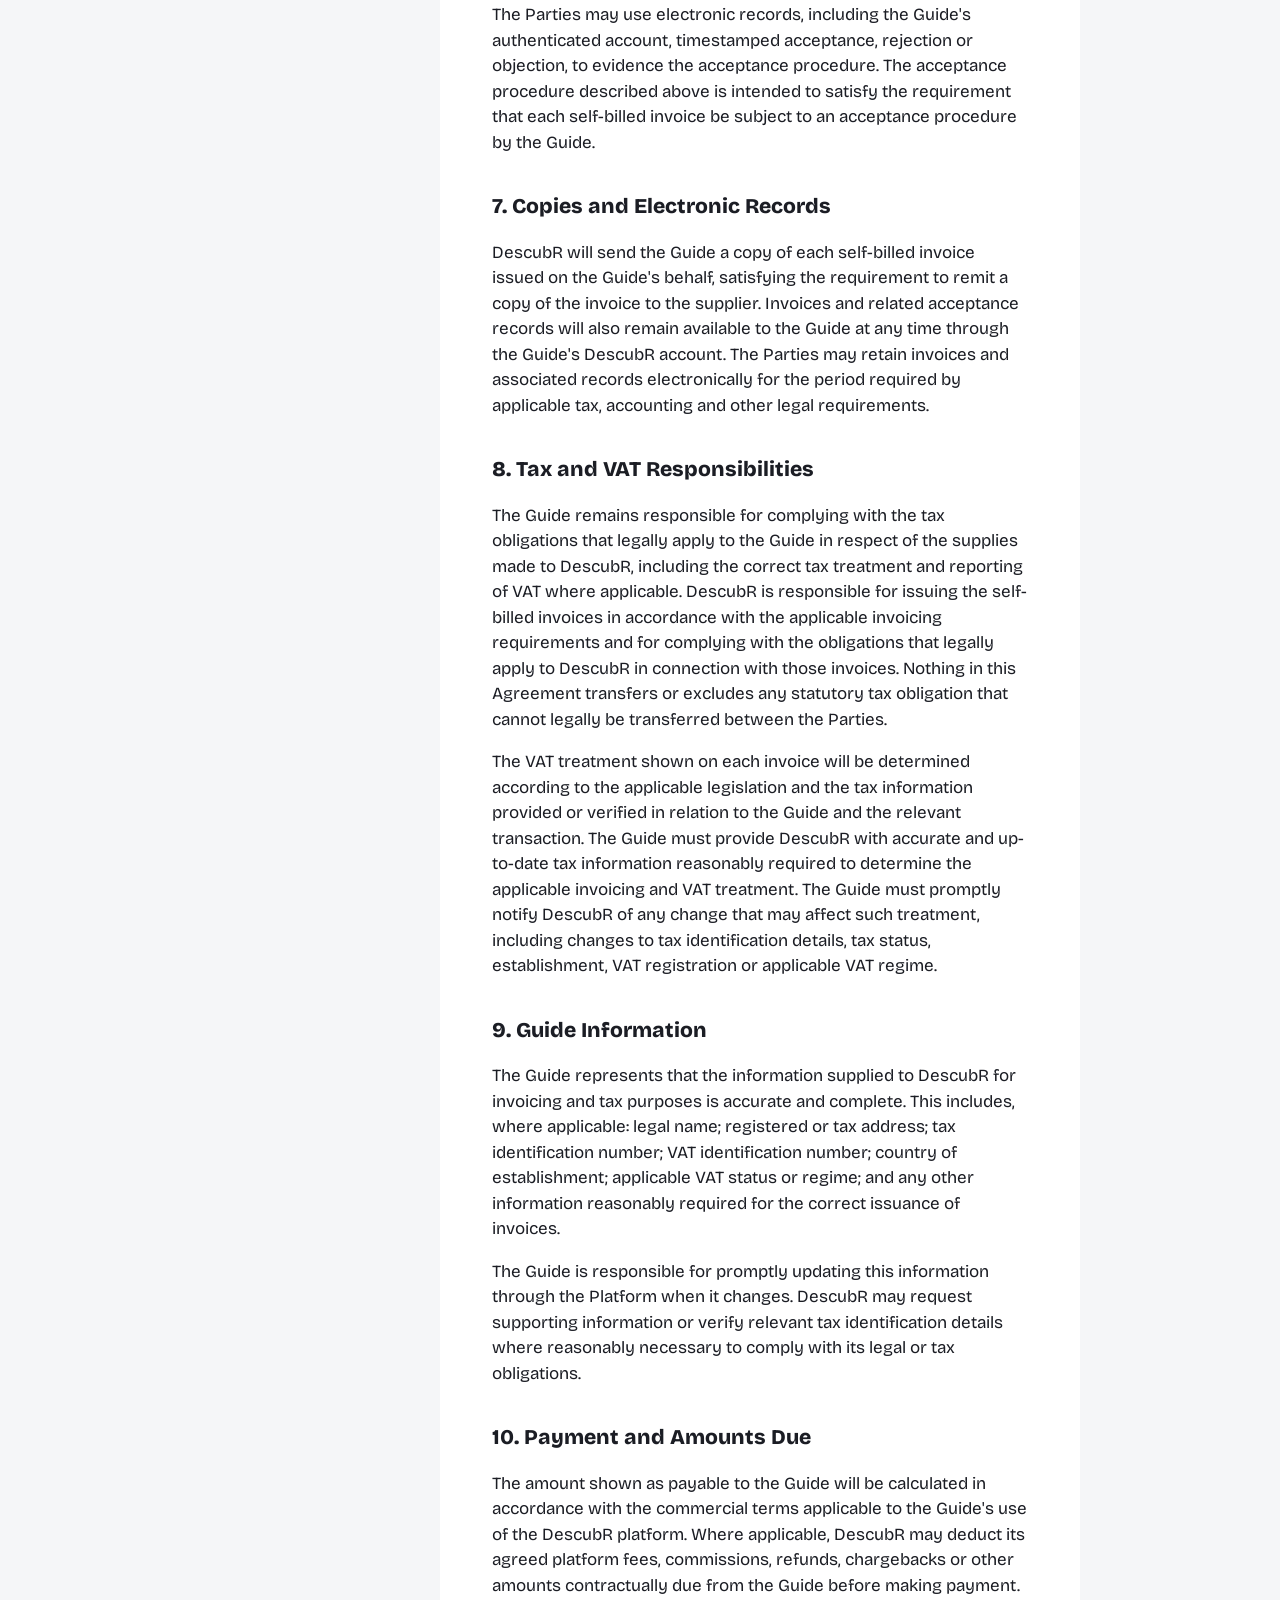
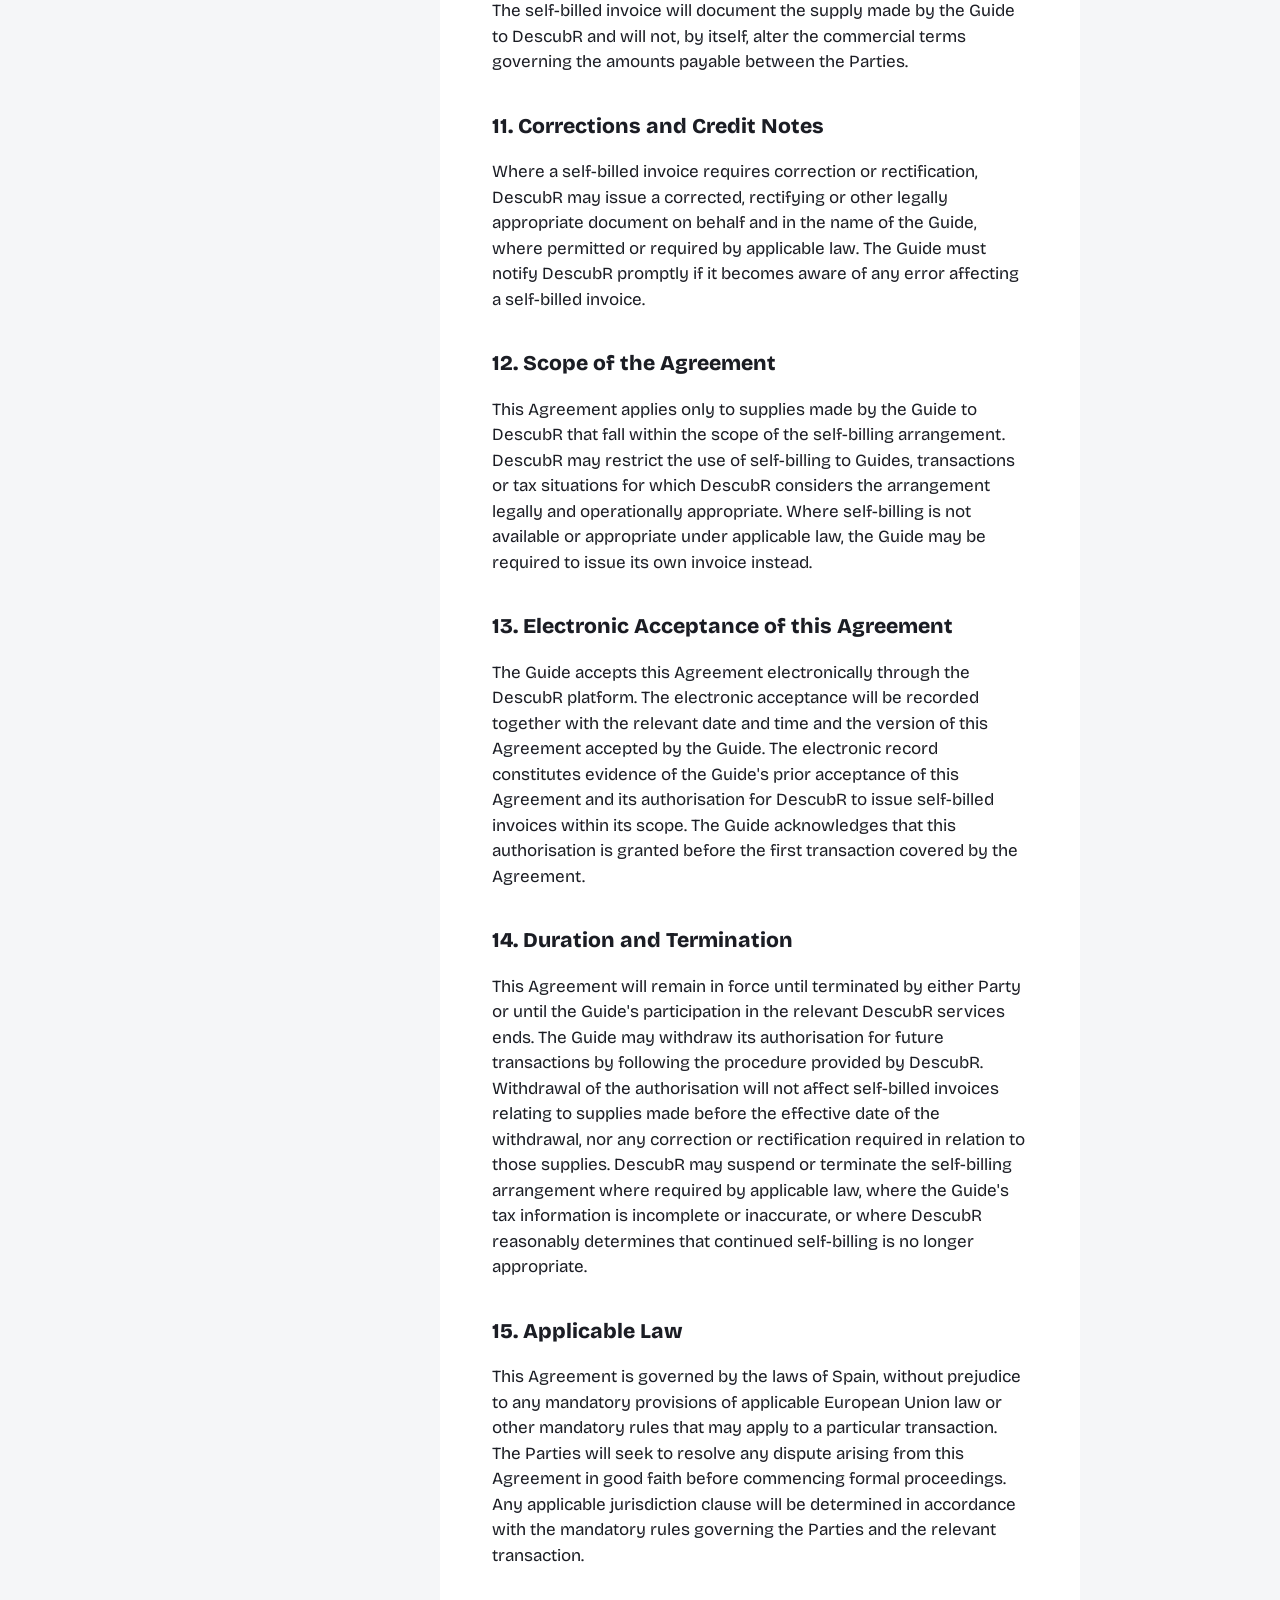
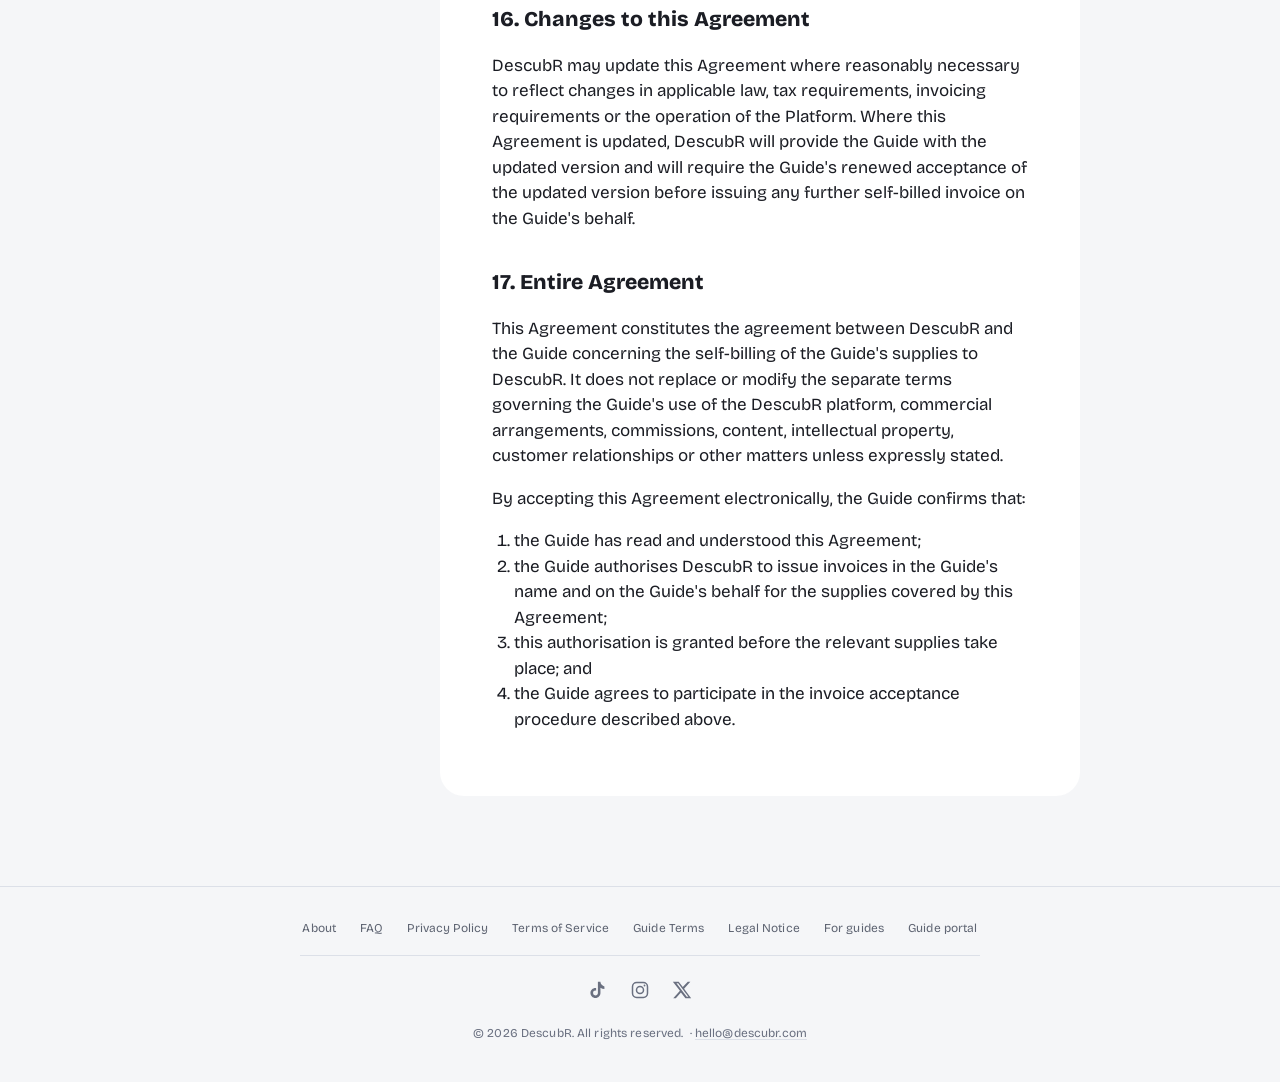
<file: self-billing-agreement/index.html>
<!--
  TODO before this is shown to a guide with real values: [LEGAL NAME OF
  DESCUBR], [REGISTERED ADDRESS] and [NIF/VAT NUMBER] in Section 1 below are
  still placeholders, same underlying gap as ../legal-notice/index.html
  (DescubR's own legal entity isn't finalized yet: autónomo + virtual office,
  or incorporate as an SL, see that file's own TODO for the tradeoffs). Fill
  in both files together once that's decided; a self-billing invoice naming
  DescubR by a bracketed placeholder isn't valid under RD 1619/2012 either.
-->
<!DOCTYPE html>
<html lang="en">
<head>
  <meta charset="utf-8">
  <meta name="viewport" content="width=device-width, initial-scale=1">
  <script>
    (function () {
      var saved = null;
      try { saved = localStorage.getItem('descubr-theme'); } catch (e) {}
      if (saved === 'light' || saved === 'dark') {
        document.documentElement.setAttribute('data-theme', saved);
      }
    })();
  </script>
  <title>Self-Billing Agreement · DescubR</title>
  <meta name="description" content="The self-billing (autofactura) agreement between DescubR and VAT-registered guides, and how invoice acceptance works.">
  <link rel="canonical" href="https://descubr.com/self-billing-agreement/">
  <meta property="og:type" content="website">
  <meta property="og:site_name" content="DescubR">
  <meta property="og:title" content="Self-Billing Agreement · DescubR">
  <meta property="og:description" content="The self-billing (autofactura) agreement between DescubR and VAT-registered guides, and how invoice acceptance works.">
  <meta property="og:url" content="https://descubr.com/self-billing-agreement/">
  <meta property="og:image" content="https://descubr.com/assets/og-image.png">
  <meta name="twitter:card" content="summary_large_image">
  <meta name="twitter:title" content="Self-Billing Agreement · DescubR">
  <meta name="twitter:description" content="The self-billing (autofactura) agreement between DescubR and VAT-registered guides, and how invoice acceptance works.">
  <meta name="twitter:image" content="https://descubr.com/assets/og-image.png">
  <link rel="icon" type="image/svg+xml" href="../assets/logo-mark.svg">
  <link rel="icon" type="image/png" sizes="192x192" href="../assets/favicon-192.png">
  <link rel="icon" href="/favicon.ico" sizes="48x48">
  <link rel="apple-touch-icon" href="../assets/favicon.png">
  <link rel="stylesheet" href="../assets/style.css?v=20261116">
  <style>
    .doc-card mark {
      background: #FEF3D6;
      color: #8A4006;
      padding: 1px 5px;
      border-radius: 4px;
      font-weight: 600;
    }
    :root[data-theme="dark"] .doc-card mark { background: #B45309; color: #FFFFFF; }
    @media (prefers-color-scheme: dark) {
      :root:not([data-theme="light"]) .doc-card mark { background: #B45309; color: #FFFFFF; }
    }
    .doc-card .party-block { margin: 4px 0 18px; }
  </style>
</head>
<body>

  <div class="progress" aria-hidden="true"><div class="progress-fill" data-progress-fill></div></div>

  <header class="site-header">
    <div class="wrap">
      <a class="wordmark" href="../"><img src="../assets/logo-mark.svg" alt="" width="26" height="26" class="wordmark-icon"><span class="word">Descub<span class="r">R</span></span></a>
      <div class="site-nav">
        <nav class="site-nav-links">
          <a href="../#how-it-works"><span data-i18n="en">How it works</span><span data-i18n="es">Cómo funciona</span></a>
          <a href="../guides/"><span data-i18n="en">For guides</span><span data-i18n="es">Para guías</span></a>
          <a href="../faq/"><span data-i18n="en">FAQ</span><span data-i18n="es">Preguntas frecuentes</span></a>
        </nav>
        <div class="menu-wrap">
          <button class="menu-toggle" data-menu-toggle type="button" aria-expanded="false" aria-label="Menu">
            <svg viewBox="0 0 20 20" width="18" height="18" fill="none" stroke="currentColor" stroke-width="1.8" stroke-linecap="round" aria-hidden="true"><line x1="2" y1="5" x2="18" y2="5"/><line x1="2" y1="10" x2="18" y2="10"/><line x1="2" y1="15" x2="18" y2="15"/></svg>
          </button>
          <nav class="site-menu" data-menu hidden>
            <a href="../#how-it-works"><span data-i18n="en">How it works</span><span data-i18n="es">Cómo funciona</span></a>
            <a href="../guides/"><span data-i18n="en">For guides</span><span data-i18n="es">Para guías</span></a>
            <a href="../faq/"><span data-i18n="en">FAQ</span><span data-i18n="es">Preguntas frecuentes</span></a>
            <a href="../about/"><span data-i18n="en">About</span><span data-i18n="es">Sobre nosotros</span></a>
            <a href="../privacy/"><span data-i18n="en">Privacy Policy</span><span data-i18n="es">Política de privacidad</span></a>
            <a href="../terms/"><span data-i18n="en">Terms of Service</span><span data-i18n="es">Términos del servicio</span></a>
            <a href="../legal-notice/"><span data-i18n="en">Legal Notice</span><span data-i18n="es">Aviso legal</span></a>
          </nav>
        </div>
        <select class="lang-select" data-lang-select aria-label="Language / Idioma">
          <option value="en">English</option>
          <option value="es">Español</option>
        </select>
        <button class="theme-toggle" data-theme-toggle type="button" aria-label="Toggle dark mode"><svg class="icon-sun" viewBox="0 0 20 20" width="16" height="16" fill="none" stroke="currentColor" stroke-width="1.6" stroke-linecap="round" aria-hidden="true"><circle cx="10" cy="10" r="3.6"/><path d="M10 1.8v2M10 16.2v2M3.7 3.7l1.4 1.4M14.9 14.9l1.4 1.4M1.8 10h2M16.2 10h2M3.7 16.3l1.4-1.4M14.9 5.1l1.4-1.4"/></svg><svg class="icon-moon" viewBox="0 0 20 20" width="16" height="16" fill="none" stroke="currentColor" stroke-width="1.6" stroke-linecap="round" stroke-linejoin="round" aria-hidden="true"><path d="M17.2 12.4A7.2 7.2 0 1 1 7.6 2.8a5.6 5.6 0 0 0 9.6 9.6Z"/></svg></button>
        <a class="nav-cta" href="../#download"><span data-i18n="en">Get the app</span><span data-i18n="es">Descarga la app</span></a>
      </div>
    </div>
  </header>

  <main class="docs-main">
    <div class="docs-shell">
      <nav class="toc" aria-label="Table of contents / Tabla de contenidos">
        <span class="toc-label" data-i18n="en">On this page</span>
        <span class="toc-label" data-i18n="es">En esta página</span>
        <div class="toc-list" data-i18n="en">
          <a href="#en-1">1. Parties</a>
          <a href="#en-2">2. Purpose</a>
          <a href="#en-3">3. Authorisation</a>
          <a href="#en-4">4. Self-billed invoices</a>
          <a href="#en-5">5. Period and timing</a>
          <a href="#en-6">6. Acceptance procedure</a>
          <a href="#en-7">7. Copies and records</a>
          <a href="#en-8">8. Tax and VAT</a>
          <a href="#en-9">9. Guide information</a>
          <a href="#en-10">10. Payment</a>
          <a href="#en-11">11. Corrections</a>
          <a href="#en-12">12. Scope</a>
          <a href="#en-13">13. Electronic acceptance</a>
          <a href="#en-14">14. Duration and termination</a>
          <a href="#en-15">15. Applicable law</a>
          <a href="#en-16">16. Changes</a>
          <a href="#en-17">17. Entire agreement</a>
        </div>
        <div class="toc-list" data-i18n="es">
          <a href="#es-1">1. Partes</a>
          <a href="#es-2">2. Objeto</a>
          <a href="#es-3">3. Autorización</a>
          <a href="#es-4">4. Facturas por autofacturación</a>
          <a href="#es-5">5. Periodo y momento</a>
          <a href="#es-6">6. Procedimiento de aceptación</a>
          <a href="#es-7">7. Copias y registros</a>
          <a href="#es-8">8. Fiscalidad e IVA</a>
          <a href="#es-9">9. Información del Guía</a>
          <a href="#es-10">10. Pago</a>
          <a href="#es-11">11. Correcciones</a>
          <a href="#es-12">12. Ámbito</a>
          <a href="#es-13">13. Aceptación electrónica</a>
          <a href="#es-14">14. Duración y terminación</a>
          <a href="#es-15">15. Ley aplicable</a>
          <a href="#es-16">16. Modificaciones</a>
          <a href="#es-17">17. Acuerdo completo</a>
        </div>
      </nav>

      <article class="doc-card">
        <!-- ================= ENGLISH ================= -->
        <div data-i18n="en">
          <h1>Self-Billing Agreement</h1>
          <p class="updated">Version 1.0, last updated September 11, 2026</p>

          <p>
            This Self-Billing Agreement applies only to guides who are
            VAT-registered. You're shown it once, in the app, when you
            declare your tax status, and asked to accept it before DescubR
            can self-bill your first VAT-registered sale. See our
            <a href="../guide-terms/">Guide Terms</a>, §8, for how this fits
            into payouts generally.
          </p>

          <h2 id="en-1">1. Parties<a class="anchor" href="#en-1" aria-label="Link to this section">#</a></h2>
          <p>This Self-Billing Agreement ("Agreement") is entered into between:</p>
          <p class="party-block"><strong>DescubR</strong><br><mark>[LEGAL NAME OF DESCUBR]</mark><br><mark>[REGISTERED ADDRESS]</mark><br><mark>[NIF/VAT NUMBER]</mark><br>("DescubR" or the "Platform")</p>
          <p>and</p>
          <p class="party-block"><strong>The Guide</strong><br>The individual or legal entity identified in the Guide's DescubR account and tax profile<br>(the "Guide").</p>
          <p>DescubR and the Guide are each a "Party" and together the "Parties".</p>

          <h2 id="en-2">2. Purpose and Commercial Relationship<a class="anchor" href="#en-2" aria-label="Link to this section">#</a></h2>
          <p>The Guide creates and supplies self-guided tour content through the DescubR platform.</p>
          <p>For each tour made available through DescubR, the Guide supplies the relevant tour service/content to DescubR, and DescubR subsequently makes that tour available and supplies it to the end customer.</p>
          <p>Accordingly, for the purposes of the transactions covered by this Agreement:</p>
          <p><strong>Guide → DescubR → Customer</strong></p>
          <p>DescubR is the recipient of the Guide's supply and may therefore issue invoices to itself on behalf of the Guide, subject to the terms of this Agreement and applicable invoicing and VAT legislation.</p>
          <p>This Agreement governs the issuance of such invoices by DescubR on behalf and in the name of the Guide ("self-billing").</p>

          <h2 id="en-3">3. Authorisation to Self-Bill<a class="anchor" href="#en-3" aria-label="Link to this section">#</a></h2>
          <p>The Guide expressly authorises DescubR to issue invoices, in the name and on behalf of the Guide, for supplies made by the Guide to DescubR that are covered by this Agreement.</p>
          <p>This authorisation is granted in accordance with the applicable rules governing invoicing by the recipient of a supply, including Article 224 of Council Directive 2006/112/EC and Article 5 of Spanish Royal Decree 1619/2012, where applicable.</p>
          <p>This Agreement is entered into and accepted before any transaction covered by the self-billing arrangement takes place.</p>
          <p>The authorisation applies to all supplies made by the Guide to DescubR through the Platform during the period in which this Agreement remains in force, unless otherwise agreed in writing.</p>

          <h2 id="en-4">4. Self-Billed Invoices<a class="anchor" href="#en-4" aria-label="Link to this section">#</a></h2>
          <p>DescubR will issue self-billed invoices for the supplies made by the Guide to DescubR. The invoices will be issued:</p>
          <ul>
            <li>in the name and on behalf of the Guide;</li>
            <li>using a dedicated and sequential invoice numbering series for self-billed invoices;</li>
            <li>with the invoice date and transaction information required by applicable law; and</li>
            <li>in accordance with the VAT treatment applicable to the relevant supply.</li>
          </ul>
          <p>Each self-billed invoice will contain all information required by applicable invoicing and VAT legislation, including, where applicable: invoice number and series; date of issue; identification and address of the Guide; identification and address of DescubR; the relevant tax identification numbers; description of the services supplied; taxable amount; applicable VAT rate; VAT amount; total amount payable; and any legally required special references or wording.</p>
          <p>Where required under Spanish invoicing rules, the invoice will include the wording <strong>"facturación por el destinatario"</strong> or the corresponding wording required by applicable law.</p>

          <h2 id="en-5">5. Invoice Period and Timing<a class="anchor" href="#en-5" aria-label="Link to this section">#</a></h2>
          <p>DescubR may consolidate supplies made by the Guide during the same calendar month into a single self-billed invoice where permitted by applicable law. Self-billed invoices will be issued within the legally applicable invoicing period. DescubR will send the Guide a copy of the relevant invoice electronically, through the Guide's DescubR account and, where applicable, by email, or another electronic means agreed between the Parties. The invoice will be sent to the Guide so that the Guide can review and accept or object to it, in accordance with the acceptance procedure described in Section 6.</p>

          <h2 id="en-6">6. Invoice Acceptance Procedure<a class="anchor" href="#en-6" aria-label="Link to this section">#</a></h2>
          <p>Each self-billed invoice issued under this Agreement will be subject to an acceptance procedure by the Guide. The Guide may review the invoice through the DescubR platform and:</p>
          <ol>
            <li>accept the invoice; or</li>
            <li>object to the invoice and identify the relevant discrepancy.</li>
          </ol>
          <p>The Guide should submit any objection within <strong>15 calendar days</strong> of the invoice being made available. Where an objection is raised, DescubR will review the relevant transaction and, where appropriate, issue a corrected or replacement invoice.</p>
          <p>The Parties may use electronic records, including the Guide's authenticated account, timestamped acceptance, rejection or objection, to evidence the acceptance procedure. The acceptance procedure described above is intended to satisfy the requirement that each self-billed invoice be subject to an acceptance procedure by the Guide.</p>

          <h2 id="en-7">7. Copies and Electronic Records<a class="anchor" href="#en-7" aria-label="Link to this section">#</a></h2>
          <p>DescubR will send the Guide a copy of each self-billed invoice issued on the Guide's behalf, satisfying the requirement to remit a copy of the invoice to the supplier. Invoices and related acceptance records will also remain available to the Guide at any time through the Guide's DescubR account. The Parties may retain invoices and associated records electronically for the period required by applicable tax, accounting and other legal requirements.</p>

          <h2 id="en-8">8. Tax and VAT Responsibilities<a class="anchor" href="#en-8" aria-label="Link to this section">#</a></h2>
          <p>The Guide remains responsible for complying with the tax obligations that legally apply to the Guide in respect of the supplies made to DescubR, including the correct tax treatment and reporting of VAT where applicable. DescubR is responsible for issuing the self-billed invoices in accordance with the applicable invoicing requirements and for complying with the obligations that legally apply to DescubR in connection with those invoices. Nothing in this Agreement transfers or excludes any statutory tax obligation that cannot legally be transferred between the Parties.</p>
          <p>The VAT treatment shown on each invoice will be determined according to the applicable legislation and the tax information provided or verified in relation to the Guide and the relevant transaction. The Guide must provide DescubR with accurate and up-to-date tax information reasonably required to determine the applicable invoicing and VAT treatment. The Guide must promptly notify DescubR of any change that may affect such treatment, including changes to tax identification details, tax status, establishment, VAT registration or applicable VAT regime.</p>

          <h2 id="en-9">9. Guide Information<a class="anchor" href="#en-9" aria-label="Link to this section">#</a></h2>
          <p>The Guide represents that the information supplied to DescubR for invoicing and tax purposes is accurate and complete. This includes, where applicable: legal name; registered or tax address; tax identification number; VAT identification number; country of establishment; applicable VAT status or regime; and any other information reasonably required for the correct issuance of invoices.</p>
          <p>The Guide is responsible for promptly updating this information through the Platform when it changes. DescubR may request supporting information or verify relevant tax identification details where reasonably necessary to comply with its legal or tax obligations.</p>

          <h2 id="en-10">10. Payment and Amounts Due<a class="anchor" href="#en-10" aria-label="Link to this section">#</a></h2>
          <p>The amount shown as payable to the Guide will be calculated in accordance with the commercial terms applicable to the Guide's use of the DescubR platform. Where applicable, DescubR may deduct its agreed platform fees, commissions, refunds, chargebacks or other amounts contractually due from the Guide before making payment. The self-billed invoice will document the supply made by the Guide to DescubR and will not, by itself, alter the commercial terms governing the amounts payable between the Parties.</p>

          <h2 id="en-11">11. Corrections and Credit Notes<a class="anchor" href="#en-11" aria-label="Link to this section">#</a></h2>
          <p>Where a self-billed invoice requires correction or rectification, DescubR may issue a corrected, rectifying or other legally appropriate document on behalf and in the name of the Guide, where permitted or required by applicable law. The Guide must notify DescubR promptly if it becomes aware of any error affecting a self-billed invoice.</p>

          <h2 id="en-12">12. Scope of the Agreement<a class="anchor" href="#en-12" aria-label="Link to this section">#</a></h2>
          <p>This Agreement applies only to supplies made by the Guide to DescubR that fall within the scope of the self-billing arrangement. DescubR may restrict the use of self-billing to Guides, transactions or tax situations for which DescubR considers the arrangement legally and operationally appropriate. Where self-billing is not available or appropriate under applicable law, the Guide may be required to issue its own invoice instead.</p>

          <h2 id="en-13">13. Electronic Acceptance of this Agreement<a class="anchor" href="#en-13" aria-label="Link to this section">#</a></h2>
          <p>The Guide accepts this Agreement electronically through the DescubR platform. The electronic acceptance will be recorded together with the relevant date and time and the version of this Agreement accepted by the Guide. The electronic record constitutes evidence of the Guide's prior acceptance of this Agreement and its authorisation for DescubR to issue self-billed invoices within its scope. The Guide acknowledges that this authorisation is granted before the first transaction covered by the Agreement.</p>

          <h2 id="en-14">14. Duration and Termination<a class="anchor" href="#en-14" aria-label="Link to this section">#</a></h2>
          <p>This Agreement will remain in force until terminated by either Party or until the Guide's participation in the relevant DescubR services ends. The Guide may withdraw its authorisation for future transactions by following the procedure provided by DescubR. Withdrawal of the authorisation will not affect self-billed invoices relating to supplies made before the effective date of the withdrawal, nor any correction or rectification required in relation to those supplies. DescubR may suspend or terminate the self-billing arrangement where required by applicable law, where the Guide's tax information is incomplete or inaccurate, or where DescubR reasonably determines that continued self-billing is no longer appropriate.</p>

          <h2 id="en-15">15. Applicable Law<a class="anchor" href="#en-15" aria-label="Link to this section">#</a></h2>
          <p>This Agreement is governed by the laws of Spain, without prejudice to any mandatory provisions of applicable European Union law or other mandatory rules that may apply to a particular transaction. The Parties will seek to resolve any dispute arising from this Agreement in good faith before commencing formal proceedings. Any applicable jurisdiction clause will be determined in accordance with the mandatory rules governing the Parties and the relevant transaction.</p>

          <h2 id="en-16">16. Changes to this Agreement<a class="anchor" href="#en-16" aria-label="Link to this section">#</a></h2>
          <p>DescubR may update this Agreement where reasonably necessary to reflect changes in applicable law, tax requirements, invoicing requirements or the operation of the Platform. Where this Agreement is updated, DescubR will provide the Guide with the updated version and will require the Guide's renewed acceptance of the updated version before issuing any further self-billed invoice on the Guide's behalf.</p>

          <h2 id="en-17">17. Entire Agreement<a class="anchor" href="#en-17" aria-label="Link to this section">#</a></h2>
          <p>This Agreement constitutes the agreement between DescubR and the Guide concerning the self-billing of the Guide's supplies to DescubR. It does not replace or modify the separate terms governing the Guide's use of the DescubR platform, commercial arrangements, commissions, content, intellectual property, customer relationships or other matters unless expressly stated.</p>
          <p>By accepting this Agreement electronically, the Guide confirms that:</p>
          <ol>
            <li>the Guide has read and understood this Agreement;</li>
            <li>the Guide authorises DescubR to issue invoices in the Guide's name and on the Guide's behalf for the supplies covered by this Agreement;</li>
            <li>this authorisation is granted before the relevant supplies take place; and</li>
            <li>the Guide agrees to participate in the invoice acceptance procedure described above.</li>
          </ol>
        </div>

        <!-- ================= ESPAÑOL ================= -->
        <div data-i18n="es">
          <h1>Acuerdo de Autofacturación</h1>
          <p class="updated">Versión 1.0, última actualización: 11 de septiembre de 2026</p>

          <p>
            Este Acuerdo de Autofacturación se aplica únicamente a los guías
            dados de alta en IVA. Se te muestra una vez, en la app, cuando
            declaras tu situación fiscal, y se te pide que lo aceptes antes
            de que DescubR pueda autofacturar tu primera venta como guía
            dado de alta en IVA. Consulta nuestros
            <a href="../guide-terms/">Términos para guías</a>, apartado 8,
            para ver cómo encaja esto en los cobros en general.
          </p>

          <h2 id="es-1">1. Partes<a class="anchor" href="#es-1" aria-label="Link to this section">#</a></h2>
          <p>Este Acuerdo de Autofacturación ("Acuerdo") se celebra entre:</p>
          <p class="party-block"><strong>DescubR</strong><br><mark>[NOMBRE LEGAL DE DESCUBR]</mark><br><mark>[DOMICILIO SOCIAL]</mark><br><mark>[NIF]</mark><br>("DescubR" o la "Plataforma")</p>
          <p>y</p>
          <p class="party-block"><strong>El Guía</strong><br>La persona física o jurídica identificada en la cuenta de DescubR del Guía y en su perfil fiscal<br>(el "Guía").</p>
          <p>DescubR y el Guía son cada uno una "Parte" y conjuntamente las "Partes".</p>

          <h2 id="es-2">2. Objeto y Relación Comercial<a class="anchor" href="#es-2" aria-label="Link to this section">#</a></h2>
          <p>El Guía crea y suministra contenido de tours autoguiados a través de la plataforma de DescubR.</p>
          <p>Para cada tour puesto a disposición a través de DescubR, el Guía suministra el correspondiente servicio/contenido del tour a DescubR, y DescubR pone a su vez ese tour a disposición y lo suministra al cliente final.</p>
          <p>Por tanto, a los efectos de las operaciones cubiertas por este Acuerdo:</p>
          <p><strong>Guía → DescubR → Cliente</strong></p>
          <p>DescubR es el destinatario de la prestación del Guía y, por tanto, puede emitir facturas a sí mismo en nombre del Guía, con arreglo a los términos de este Acuerdo y a la normativa de facturación e IVA aplicable.</p>
          <p>Este Acuerdo regula la emisión de dichas facturas por parte de DescubR en nombre y por cuenta del Guía ("autofacturación").</p>

          <h2 id="es-3">3. Autorización para Autofacturar<a class="anchor" href="#es-3" aria-label="Link to this section">#</a></h2>
          <p>El Guía autoriza expresamente a DescubR a emitir facturas, en nombre y por cuenta del Guía, por las prestaciones realizadas por el Guía a DescubR que estén cubiertas por este Acuerdo.</p>
          <p>Esta autorización se concede de conformidad con la normativa aplicable en materia de facturación por el destinatario de una operación, incluyendo el artículo 224 de la Directiva 2006/112/CE del Consejo y el artículo 5 del Real Decreto 1619/2012, cuando resulte de aplicación.</p>
          <p>Este Acuerdo se celebra y acepta antes de que tenga lugar cualquier operación cubierta por el régimen de autofacturación.</p>
          <p>La autorización se aplica a todas las prestaciones realizadas por el Guía a DescubR a través de la Plataforma durante el periodo de vigencia de este Acuerdo, salvo que se acuerde otra cosa por escrito.</p>

          <h2 id="es-4">4. Facturas por Autofacturación<a class="anchor" href="#es-4" aria-label="Link to this section">#</a></h2>
          <p>DescubR emitirá facturas por autofacturación por las prestaciones realizadas por el Guía a DescubR. Las facturas se emitirán:</p>
          <ul>
            <li>en nombre y por cuenta del Guía;</li>
            <li>utilizando una serie de numeración específica y correlativa para las facturas por autofacturación;</li>
            <li>con la fecha de factura y la información de la operación exigidas por la normativa aplicable; y</li>
            <li>de conformidad con el régimen de IVA aplicable a la prestación correspondiente.</li>
          </ul>
          <p>Cada factura por autofacturación contendrá toda la información exigida por la normativa de facturación e IVA aplicable, incluyendo, cuando proceda: número de factura y serie; fecha de expedición; identificación y domicilio del Guía; identificación y domicilio de DescubR; los números de identificación fiscal correspondientes; descripción de los servicios prestados; base imponible; tipo de IVA aplicable; cuota de IVA; importe total a pagar; y cualquier mención especial exigida legalmente.</p>
          <p>Cuando así lo exija la normativa española de facturación, la factura incluirá la mención <strong>"facturación por el destinatario"</strong> o la mención correspondiente exigida por la normativa aplicable.</p>

          <h2 id="es-5">5. Periodo y Momento de Facturación<a class="anchor" href="#es-5" aria-label="Link to this section">#</a></h2>
          <p>DescubR podrá agrupar las prestaciones realizadas por el Guía durante el mismo mes natural en una única factura por autofacturación, cuando la normativa aplicable lo permita. Las facturas por autofacturación se emitirán dentro del plazo de facturación legalmente aplicable. DescubR remitirá al Guía una copia de la factura correspondiente por medios electrónicos, a través de la cuenta de DescubR del Guía y, cuando proceda, por correo electrónico, o mediante otro medio electrónico acordado entre las Partes. La factura se remitirá al Guía de forma que este pueda revisarla y aceptarla u objetarla, de acuerdo con el procedimiento de aceptación descrito en el apartado 6.</p>

          <h2 id="es-6">6. Procedimiento de Aceptación de la Factura<a class="anchor" href="#es-6" aria-label="Link to this section">#</a></h2>
          <p>Cada factura por autofacturación emitida al amparo de este Acuerdo estará sujeta a un procedimiento de aceptación por parte del Guía. El Guía podrá revisar la factura a través de la plataforma de DescubR y:</p>
          <ol>
            <li>aceptar la factura; o</li>
            <li>objetar la factura e identificar la discrepancia correspondiente.</li>
          </ol>
          <p>El Guía deberá presentar cualquier objeción en un plazo de <strong>15 días naturales</strong> desde que la factura se ponga a disposición. Cuando se plantee una objeción, DescubR revisará la operación correspondiente y, cuando proceda, emitirá una factura corregida o sustitutiva.</p>
          <p>Las Partes podrán utilizar registros electrónicos, incluida la cuenta autenticada del Guía y la aceptación, rechazo u objeción con fecha y hora, como evidencia del procedimiento de aceptación. El procedimiento de aceptación descrito anteriormente tiene por objeto satisfacer el requisito de que cada factura por autofacturación esté sujeta a un procedimiento de aceptación por parte del Guía.</p>

          <h2 id="es-7">7. Copias y Registros Electrónicos<a class="anchor" href="#es-7" aria-label="Link to this section">#</a></h2>
          <p>DescubR remitirá al Guía una copia de cada factura por autofacturación emitida en su nombre, cumpliendo así la obligación de remitir una copia de la factura al proveedor. Las facturas y los registros de aceptación relacionados permanecerán también disponibles para el Guía en cualquier momento a través de su cuenta de DescubR. Las Partes podrán conservar las facturas y los registros asociados por medios electrónicos durante el plazo exigido por la normativa fiscal, contable y demás normativa aplicable.</p>

          <h2 id="es-8">8. Responsabilidades Fiscales y de IVA<a class="anchor" href="#es-8" aria-label="Link to this section">#</a></h2>
          <p>El Guía sigue siendo responsable del cumplimiento de las obligaciones fiscales que le sean legalmente aplicables respecto de las prestaciones realizadas a DescubR, incluido el tratamiento y la declaración correctos del IVA cuando proceda. DescubR es responsable de emitir las facturas por autofacturación de conformidad con los requisitos de facturación aplicables y de cumplir las obligaciones que le sean legalmente aplicables en relación con dichas facturas. Nada de lo dispuesto en este Acuerdo transfiere ni excluye ninguna obligación fiscal legal que no pueda transferirse legalmente entre las Partes.</p>
          <p>El tratamiento de IVA que figure en cada factura se determinará de acuerdo con la normativa aplicable y con la información fiscal facilitada o verificada en relación con el Guía y la operación correspondiente. El Guía deberá facilitar a DescubR información fiscal exacta y actualizada, razonablemente necesaria para determinar el tratamiento de facturación e IVA aplicable. El Guía deberá notificar a DescubR sin demora cualquier cambio que pueda afectar a dicho tratamiento, incluyendo cambios en sus datos de identificación fiscal, situación fiscal, establecimiento, alta en IVA o régimen de IVA aplicable.</p>

          <h2 id="es-9">9. Información del Guía<a class="anchor" href="#es-9" aria-label="Link to this section">#</a></h2>
          <p>El Guía manifiesta que la información facilitada a DescubR a efectos de facturación y fiscales es exacta y completa. Esto incluye, cuando proceda: nombre legal; domicilio fiscal o registrado; número de identificación fiscal; número de identificación a efectos de IVA; país de establecimiento; situación o régimen de IVA aplicable; y cualquier otra información razonablemente necesaria para la correcta emisión de las facturas.</p>
          <p>El Guía es responsable de actualizar sin demora esta información a través de la Plataforma cuando cambie. DescubR podrá solicitar información justificativa o verificar los datos de identificación fiscal correspondientes cuando sea razonablemente necesario para cumplir sus obligaciones legales o fiscales.</p>

          <h2 id="es-10">10. Pago e Importes Debidos<a class="anchor" href="#es-10" aria-label="Link to this section">#</a></h2>
          <p>El importe que se indique como pagadero al Guía se calculará de acuerdo con las condiciones comerciales aplicables al uso de la plataforma de DescubR por parte del Guía. Cuando proceda, DescubR podrá deducir sus comisiones y tarifas acordadas de la plataforma, reembolsos, contracargos u otros importes contractualmente debidos por el Guía, antes de efectuar el pago. La factura por autofacturación documentará la prestación realizada por el Guía a DescubR y no alterará, por sí misma, las condiciones comerciales que rigen los importes pagaderos entre las Partes.</p>

          <h2 id="es-11">11. Correcciones y Facturas Rectificativas<a class="anchor" href="#es-11" aria-label="Link to this section">#</a></h2>
          <p>Cuando una factura por autofacturación requiera corrección o rectificación, DescubR podrá emitir una factura corregida, rectificativa u otro documento legalmente apropiado en nombre y por cuenta del Guía, cuando así lo permita o exija la normativa aplicable. El Guía deberá notificar a DescubR sin demora si tiene conocimiento de cualquier error que afecte a una factura por autofacturación.</p>

          <h2 id="es-12">12. Ámbito del Acuerdo<a class="anchor" href="#es-12" aria-label="Link to this section">#</a></h2>
          <p>Este Acuerdo se aplica únicamente a las prestaciones realizadas por el Guía a DescubR que queden comprendidas en el ámbito del régimen de autofacturación. DescubR podrá restringir el uso de la autofacturación a los Guías, operaciones o situaciones fiscales para los que DescubR considere que el régimen resulta legal y operativamente adecuado. Cuando la autofacturación no resulte disponible o adecuada conforme a la normativa aplicable, el Guía podrá tener que emitir su propia factura.</p>

          <h2 id="es-13">13. Aceptación Electrónica de este Acuerdo<a class="anchor" href="#es-13" aria-label="Link to this section">#</a></h2>
          <p>El Guía acepta este Acuerdo electrónicamente a través de la plataforma de DescubR. La aceptación electrónica quedará registrada junto con la fecha y hora correspondientes y la versión de este Acuerdo aceptada por el Guía. El registro electrónico constituye evidencia de la aceptación previa del Acuerdo por parte del Guía y de su autorización para que DescubR emita facturas por autofacturación dentro de su ámbito. El Guía reconoce que esta autorización se concede antes de la primera operación cubierta por el Acuerdo.</p>

          <h2 id="es-14">14. Duración y Terminación<a class="anchor" href="#es-14" aria-label="Link to this section">#</a></h2>
          <p>Este Acuerdo permanecerá en vigor hasta su resolución por cualquiera de las Partes o hasta que finalice la participación del Guía en los servicios correspondientes de DescubR. El Guía podrá retirar su autorización para operaciones futuras siguiendo el procedimiento facilitado por DescubR. La retirada de la autorización no afectará a las facturas por autofacturación relativas a prestaciones realizadas antes de la fecha efectiva de la retirada, ni a ninguna corrección o rectificación necesaria en relación con dichas prestaciones. DescubR podrá suspender o dar por terminado el régimen de autofacturación cuando así lo exija la normativa aplicable, cuando la información fiscal del Guía esté incompleta o sea inexacta, o cuando DescubR determine razonablemente que la continuidad de la autofacturación ya no resulta adecuada.</p>

          <h2 id="es-15">15. Ley Aplicable<a class="anchor" href="#es-15" aria-label="Link to this section">#</a></h2>
          <p>Este Acuerdo se rige por la legislación española, sin perjuicio de cualquier disposición imperativa del Derecho de la Unión Europea aplicable u otras normas imperativas que puedan resultar de aplicación a una operación concreta. Las Partes procurarán resolver de buena fe cualquier controversia derivada de este Acuerdo antes de iniciar un procedimiento formal. Cualquier cláusula de jurisdicción aplicable se determinará de conformidad con las normas imperativas que rijan a las Partes y a la operación correspondiente.</p>

          <h2 id="es-16">16. Modificaciones de este Acuerdo<a class="anchor" href="#es-16" aria-label="Link to this section">#</a></h2>
          <p>DescubR podrá actualizar este Acuerdo cuando sea razonablemente necesario para reflejar cambios en la normativa aplicable, en los requisitos fiscales o de facturación, o en el funcionamiento de la Plataforma. Cuando este Acuerdo se actualice, DescubR facilitará al Guía la versión actualizada y exigirá su aceptación renovada de dicha versión antes de emitir cualquier factura por autofacturación adicional en su nombre.</p>

          <h2 id="es-17">17. Acuerdo Completo<a class="anchor" href="#es-17" aria-label="Link to this section">#</a></h2>
          <p>Este Acuerdo constituye el acuerdo entre DescubR y el Guía en relación con la autofacturación de las prestaciones del Guía a DescubR. No sustituye ni modifica los términos independientes que rigen el uso de la plataforma de DescubR por el Guía, las condiciones comerciales, comisiones, contenidos, propiedad intelectual, relaciones con los clientes u otras cuestiones, salvo que se indique expresamente lo contrario.</p>
          <p>Al aceptar este Acuerdo electrónicamente, el Guía confirma que:</p>
          <ol>
            <li>ha leído y comprendido este Acuerdo;</li>
            <li>autoriza a DescubR a emitir facturas en su nombre y por su cuenta por las prestaciones cubiertas por este Acuerdo;</li>
            <li>dicha autorización se concede antes de que tengan lugar las prestaciones correspondientes; y</li>
            <li>acepta participar en el procedimiento de aceptación de facturas descrito anteriormente.</li>
          </ol>
        </div>
      </article>
    </div>
  </main>

  <button class="back-to-top" data-back-to-top type="button" aria-label="Back to top">
    <svg viewBox="0 0 20 20" width="16" height="16" fill="none" stroke="currentColor" stroke-width="2" stroke-linecap="round" stroke-linejoin="round" aria-hidden="true"><path d="M10 15V5M5 10l5-5 5 5"/></svg>
  </button>

  <footer class="site-footer">
    <div class="wrap">
      <nav class="footer-nav">
        <a href="../about/"><span data-i18n="en">About</span><span data-i18n="es">Sobre nosotros</span></a>
        <a href="../faq/"><span data-i18n="en">FAQ</span><span data-i18n="es">Preguntas frecuentes</span></a>
        <a href="../privacy/"><span data-i18n="en">Privacy Policy</span><span data-i18n="es">Política de privacidad</span></a>
        <a href="../terms/"><span data-i18n="en">Terms of Service</span><span data-i18n="es">Términos del servicio</span></a>
        <a href="../guide-terms/"><span data-i18n="en">Guide Terms</span><span data-i18n="es">Términos para guías</span></a>
        <a href="../legal-notice/"><span data-i18n="en">Legal Notice</span><span data-i18n="es">Aviso legal</span></a>
        <a href="../guides/"><span data-i18n="en">For guides</span><span data-i18n="es">Para guías</span></a>
        <a href="https://guide.descubr.com" target="_blank" rel="noopener"><span data-i18n="en">Guide portal</span><span data-i18n="es">Portal de guías</span></a>
      </nav>
      <div class="social-links">
        <a href="https://www.tiktok.com/@descubr_app" target="_blank" rel="noopener" aria-label="TikTok"><svg viewBox="0 0 24 24" width="20" height="20" fill="currentColor" aria-hidden="true"><path d="M16.6 5.82c-1.02-.88-1.66-2.17-1.66-3.6h-3.06v13.44c0 1.62-1.32 2.94-2.94 2.94a2.94 2.94 0 0 1 0-5.88c.28 0 .55.04.8.11V9.72a6.02 6.02 0 0 0-.8-.06c-3.32 0-6 2.68-6 6s2.68 6 6 6 6-2.68 6-6V9.2a8.16 8.16 0 0 0 4.76 1.53V7.67a4.85 4.85 0 0 1-3.1-1.85z"/></svg></a>
        <a href="https://www.instagram.com/descubr_app/" target="_blank" rel="noopener" aria-label="Instagram"><svg viewBox="0 0 24 24" width="20" height="20" fill="none" stroke="currentColor" stroke-width="1.8" aria-hidden="true"><rect x="3" y="3" width="18" height="18" rx="5"/><circle cx="12" cy="12" r="4.2"/><circle cx="17.4" cy="6.6" r="1.1" fill="currentColor" stroke="none"/></svg></a>
        <a href="https://x.com/descubr_app" target="_blank" rel="noopener" aria-label="X"><svg viewBox="0 0 24 24" width="20" height="20" fill="currentColor" aria-hidden="true"><path d="M18.9 2H22l-7.5 8.57L23 22h-6.9l-5.4-7.06L4.6 22H1.5l8.02-9.17L1 2h7.06l4.88 6.46L18.9 2zm-1.2 18h1.9L7.4 3.9H5.36L17.7 20z"/></svg></a>
      </div>
      <p class="footer-copy">
        <span data-i18n="en">&copy; 2026 DescubR. All rights reserved.</span>
        <span data-i18n="es">&copy; 2026 DescubR. Todos los derechos reservados.</span>
        &nbsp;&middot;&nbsp;<a href="mailto:hello@descubr.com">hello@descubr.com</a>
      </p>
    </div>
  </footer>

  <script src="../assets/lang.js?v=20261105"></script>
  <script src="../assets/menu.js"></script>
  <script src="../assets/theme.js?v=20261106"></script>
</body>
</html>
</file>
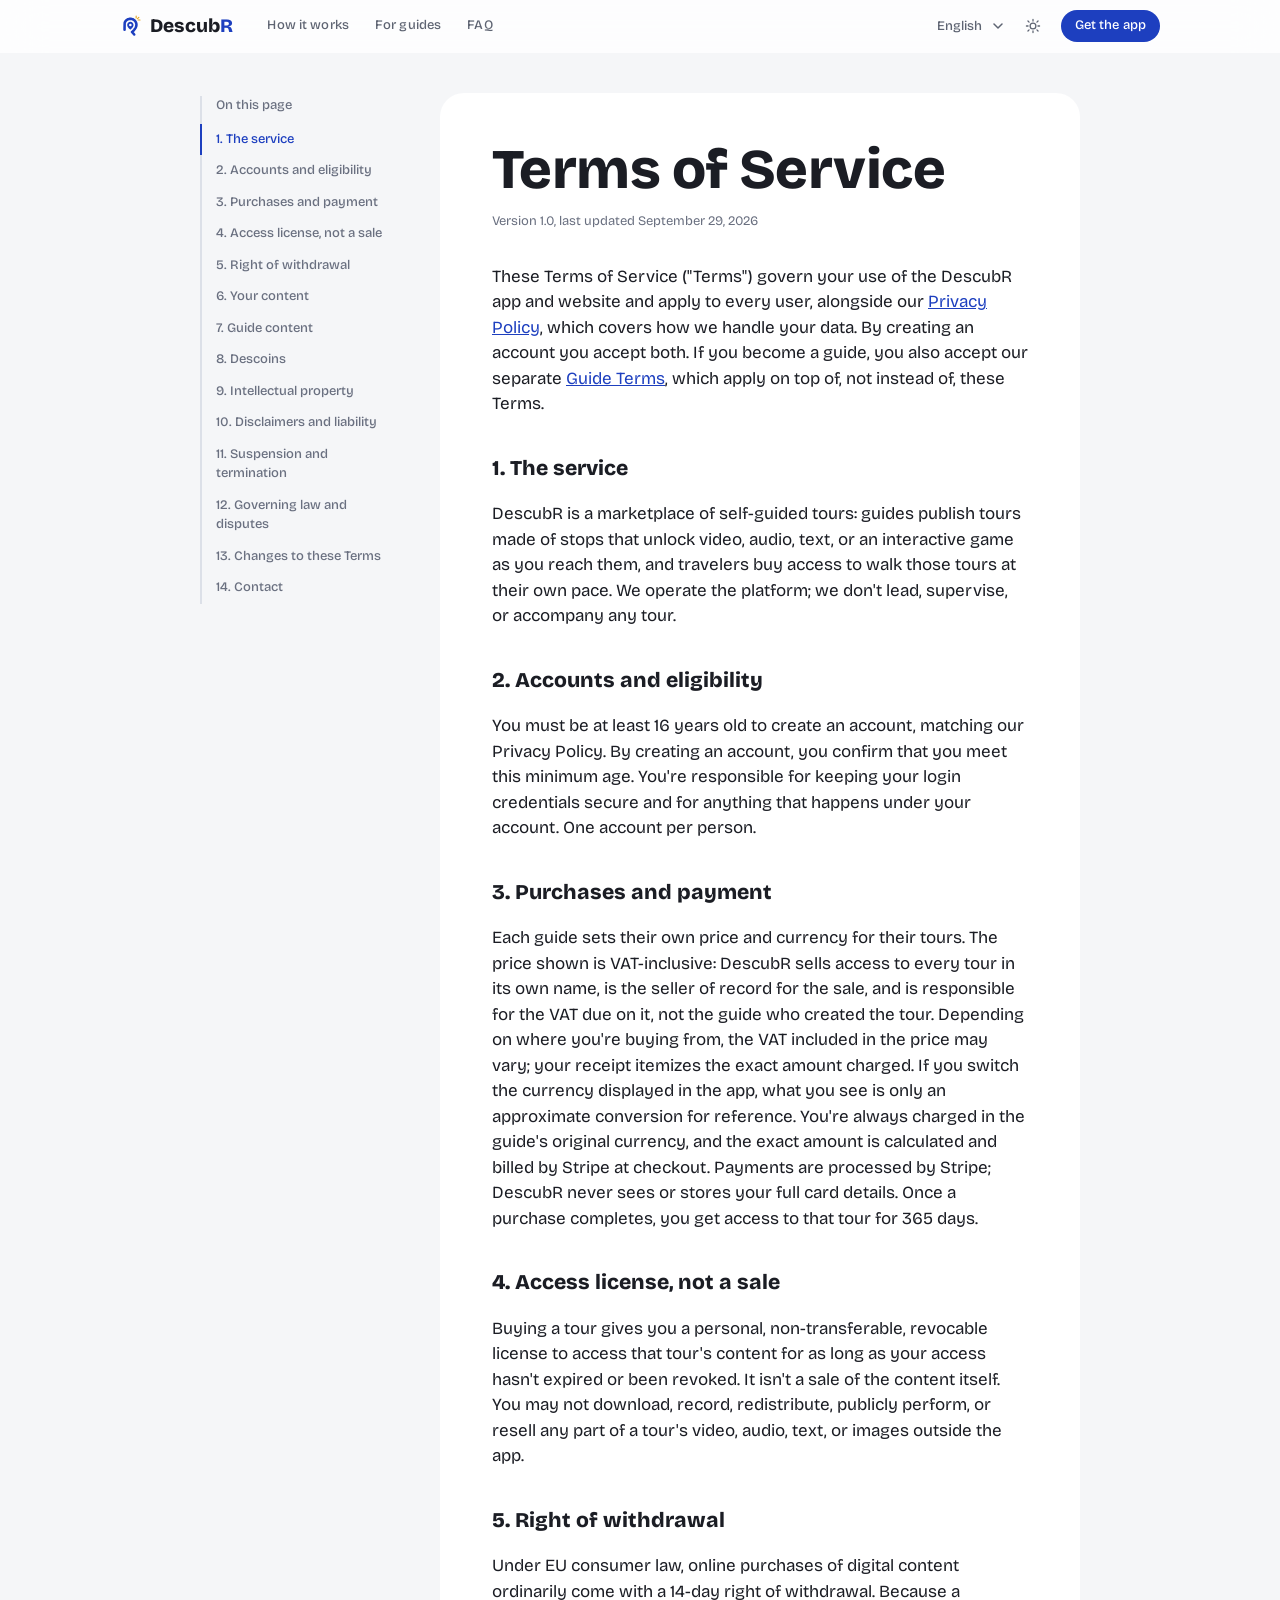
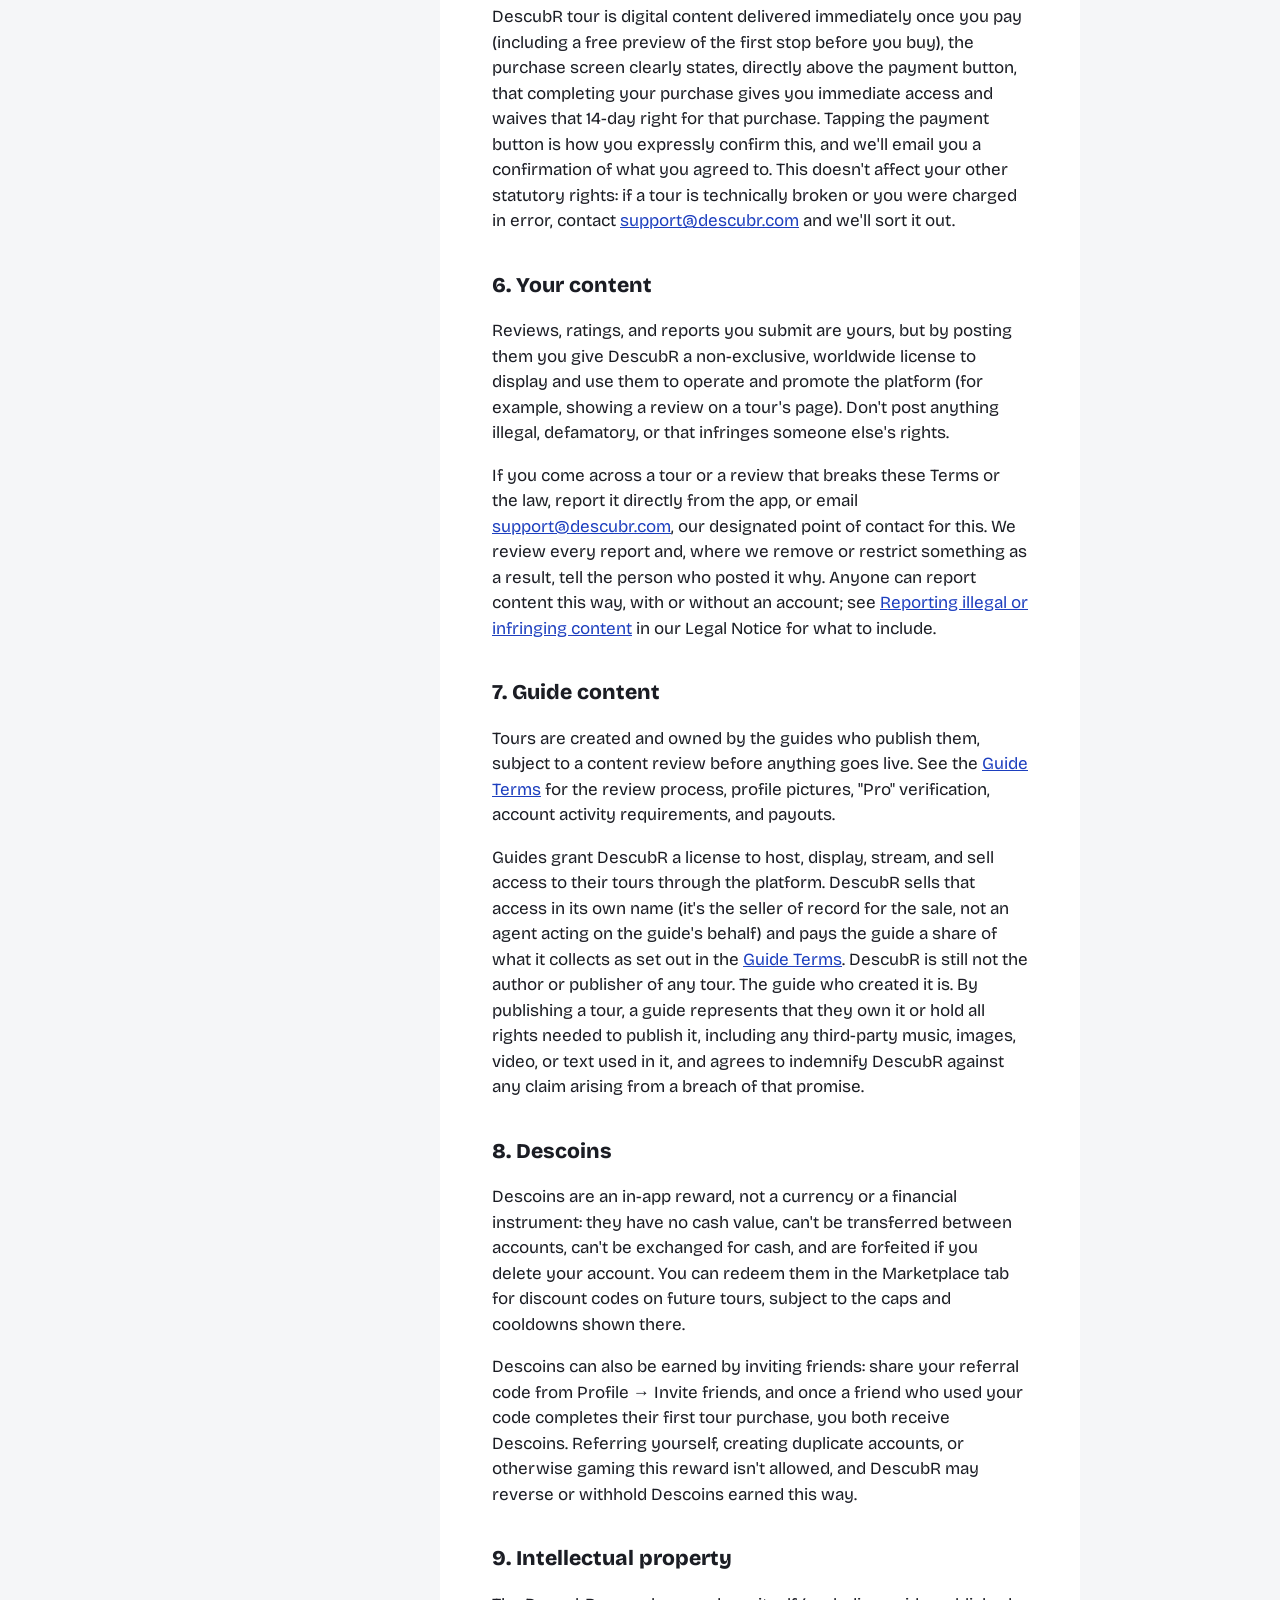
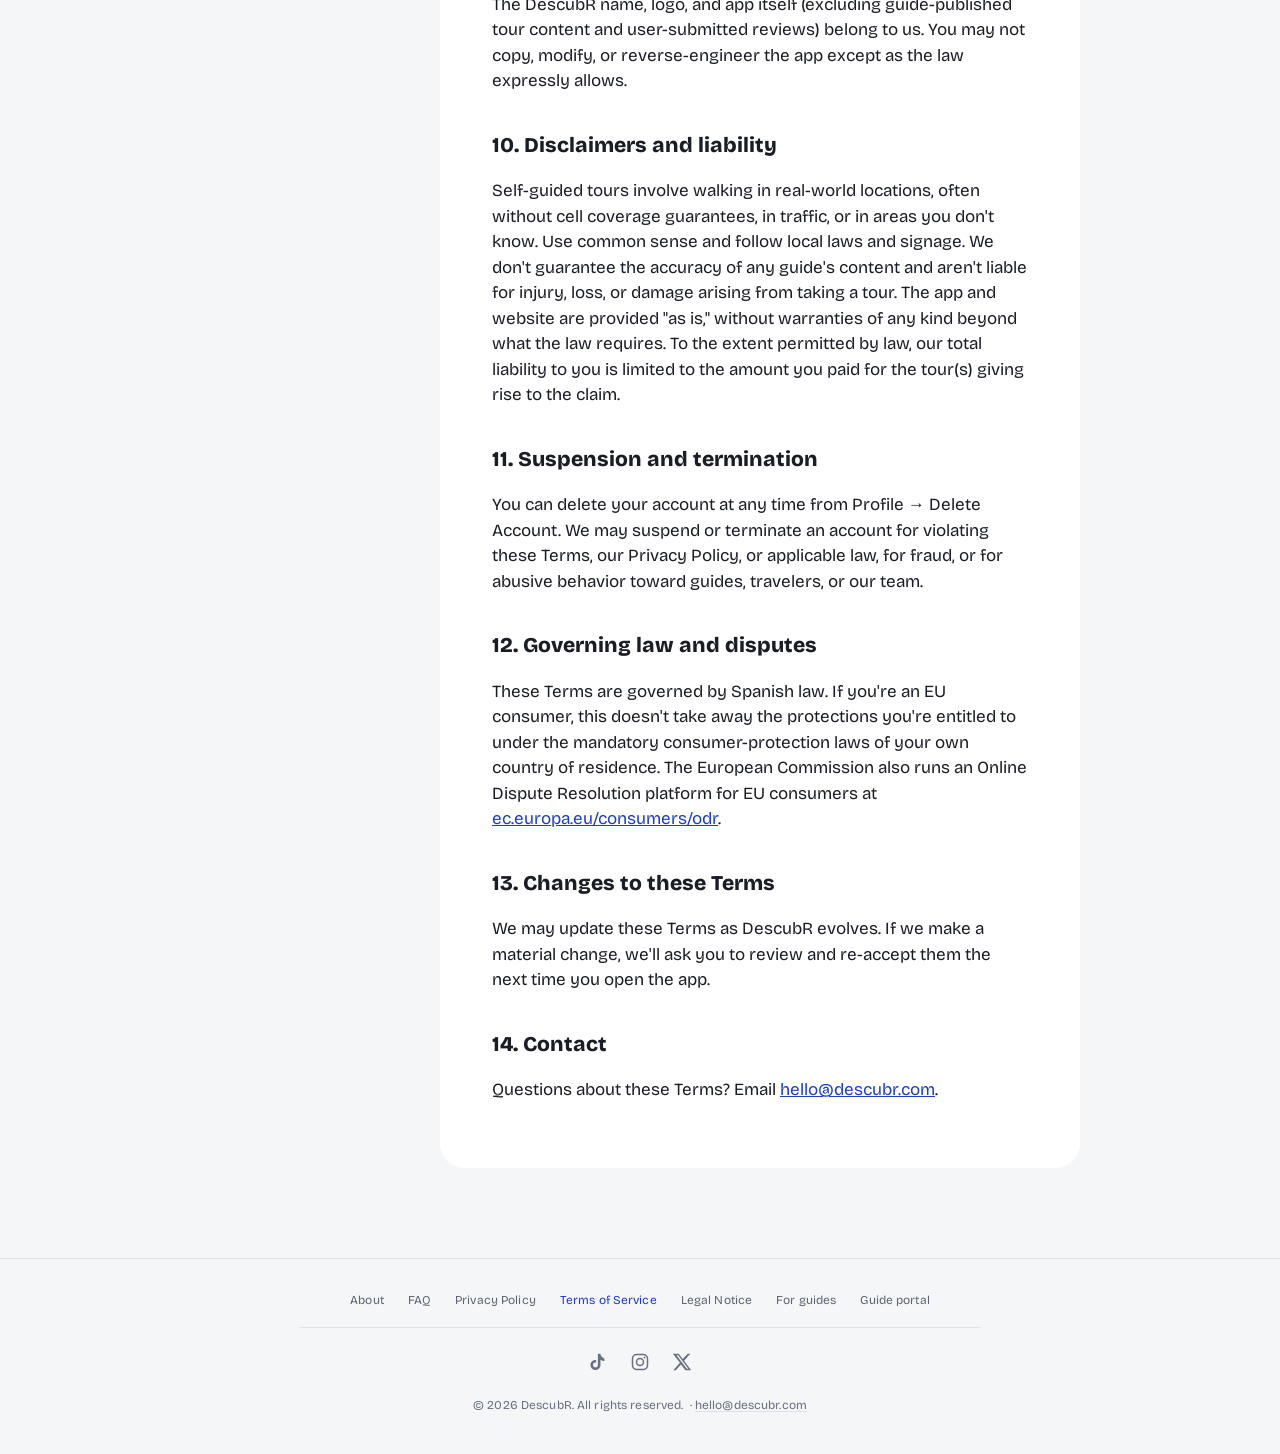
<file: terms/index.html>
<!DOCTYPE html>
<html lang="en">
<head>
  <meta charset="utf-8">
  <meta name="viewport" content="width=device-width, initial-scale=1">
  <script>
    (function () {
      var saved = null;
      try { saved = localStorage.getItem('descubr-theme'); } catch (e) {}
      if (saved === 'light' || saved === 'dark') {
        document.documentElement.setAttribute('data-theme', saved);
      }
    })();
  </script>
  <title>Terms of Service · DescubR</title>
  <meta name="description" content="The terms that apply when you create a DescubR account, buy a tour, or use the app.">
  <link rel="canonical" href="https://descubr.com/terms/">
  <meta property="og:type" content="website">
  <meta property="og:site_name" content="DescubR">
  <meta property="og:title" content="Terms of Service · DescubR">
  <meta property="og:description" content="The terms that apply when you create a DescubR account, buy a tour, or use the app.">
  <meta property="og:url" content="https://descubr.com/terms/">
  <meta property="og:image" content="https://descubr.com/assets/og-image.png">
  <meta name="twitter:card" content="summary_large_image">
  <meta name="twitter:title" content="Terms of Service · DescubR">
  <meta name="twitter:description" content="The terms that apply when you create a DescubR account, buy a tour, or use the app.">
  <meta name="twitter:image" content="https://descubr.com/assets/og-image.png">
  <link rel="icon" type="image/svg+xml" href="../assets/logo-mark.svg">
  <link rel="icon" type="image/png" sizes="192x192" href="../assets/favicon-192.png">
  <link rel="icon" href="/favicon.ico" sizes="48x48">
  <link rel="apple-touch-icon" href="../assets/favicon.png">
  <link rel="stylesheet" href="../assets/style.css?v=20261116">
</head>
<body>

  <div class="progress" aria-hidden="true"><div class="progress-fill" data-progress-fill></div></div>

  <header class="site-header">
    <div class="wrap">
      <a class="wordmark" href="../"><img src="../assets/logo-mark.svg" alt="" width="26" height="26" class="wordmark-icon"><span class="word">Descub<span class="r">R</span></span></a>
      <div class="site-nav">
        <nav class="site-nav-links">
          <a href="../#how-it-works"><span data-i18n="en">How it works</span><span data-i18n="es">Cómo funciona</span></a>
          <a href="../guides/"><span data-i18n="en">For guides</span><span data-i18n="es">Para guías</span></a>
          <a href="../faq/"><span data-i18n="en">FAQ</span><span data-i18n="es">Preguntas frecuentes</span></a>
        </nav>
        <div class="menu-wrap">
          <button class="menu-toggle" data-menu-toggle type="button" aria-expanded="false" aria-label="Menu">
            <svg viewBox="0 0 20 20" width="18" height="18" fill="none" stroke="currentColor" stroke-width="1.8" stroke-linecap="round" aria-hidden="true"><line x1="2" y1="5" x2="18" y2="5"/><line x1="2" y1="10" x2="18" y2="10"/><line x1="2" y1="15" x2="18" y2="15"/></svg>
          </button>
          <nav class="site-menu" data-menu hidden>
            <a href="../#how-it-works"><span data-i18n="en">How it works</span><span data-i18n="es">Cómo funciona</span></a>
            <a href="../guides/"><span data-i18n="en">For guides</span><span data-i18n="es">Para guías</span></a>
            <a href="../faq/"><span data-i18n="en">FAQ</span><span data-i18n="es">Preguntas frecuentes</span></a>
            <a href="../about/"><span data-i18n="en">About</span><span data-i18n="es">Sobre nosotros</span></a>
            <a href="../privacy/"><span data-i18n="en">Privacy Policy</span><span data-i18n="es">Política de privacidad</span></a>
            <a href="../terms/" class="active"><span data-i18n="en">Terms of Service</span><span data-i18n="es">Términos del servicio</span></a>
            <a href="../legal-notice/"><span data-i18n="en">Legal Notice</span><span data-i18n="es">Aviso legal</span></a>
          </nav>
        </div>
        <select class="lang-select" data-lang-select aria-label="Language / Idioma">
          <option value="en">English</option>
          <option value="es">Español</option>
        </select>
        <button class="theme-toggle" data-theme-toggle type="button" aria-label="Toggle dark mode"><svg class="icon-sun" viewBox="0 0 20 20" width="16" height="16" fill="none" stroke="currentColor" stroke-width="1.6" stroke-linecap="round" aria-hidden="true"><circle cx="10" cy="10" r="3.6"/><path d="M10 1.8v2M10 16.2v2M3.7 3.7l1.4 1.4M14.9 14.9l1.4 1.4M1.8 10h2M16.2 10h2M3.7 16.3l1.4-1.4M14.9 5.1l1.4-1.4"/></svg><svg class="icon-moon" viewBox="0 0 20 20" width="16" height="16" fill="none" stroke="currentColor" stroke-width="1.6" stroke-linecap="round" stroke-linejoin="round" aria-hidden="true"><path d="M17.2 12.4A7.2 7.2 0 1 1 7.6 2.8a5.6 5.6 0 0 0 9.6 9.6Z"/></svg></button>
        <a class="nav-cta" href="../#download"><span data-i18n="en">Get the app</span><span data-i18n="es">Descarga la app</span></a>
      </div>
    </div>
  </header>

  <main class="docs-main">
    <div class="docs-shell">
      <nav class="toc" aria-label="Table of contents / Tabla de contenidos">
        <span class="toc-label" data-i18n="en">On this page</span>
        <span class="toc-label" data-i18n="es">En esta página</span>
        <div class="toc-list" data-i18n="en">
          <a href="#en-1">1. The service</a>
          <a href="#en-2">2. Accounts and eligibility</a>
          <a href="#en-3">3. Purchases and payment</a>
          <a href="#en-4">4. Access license, not a sale</a>
          <a href="#en-5">5. Right of withdrawal</a>
          <a href="#en-6">6. Your content</a>
          <a href="#en-7">7. Guide content</a>
          <a href="#en-8">8. Descoins</a>
          <a href="#en-9">9. Intellectual property</a>
          <a href="#en-10">10. Disclaimers and liability</a>
          <a href="#en-11">11. Suspension and termination</a>
          <a href="#en-12">12. Governing law and disputes</a>
          <a href="#en-13">13. Changes to these Terms</a>
          <a href="#en-14">14. Contact</a>
        </div>
        <div class="toc-list" data-i18n="es">
          <a href="#es-1">1. El servicio</a>
          <a href="#es-2">2. Cuentas y elegibilidad</a>
          <a href="#es-3">3. Compras y pago</a>
          <a href="#es-4">4. Licencia de acceso, no una venta</a>
          <a href="#es-5">5. Derecho de desistimiento</a>
          <a href="#es-6">6. Tu contenido</a>
          <a href="#es-7">7. Contenido de los guías</a>
          <a href="#es-8">8. Descoins</a>
          <a href="#es-9">9. Propiedad intelectual</a>
          <a href="#es-10">10. Renuncias y responsabilidad</a>
          <a href="#es-11">11. Suspensión y cancelación</a>
          <a href="#es-12">12. Ley aplicable y resolución de conflictos</a>
          <a href="#es-13">13. Cambios en estos Términos</a>
          <a href="#es-14">14. Contacto</a>
        </div>
      </nav>

      <article class="doc-card">
        <!-- ================= ENGLISH ================= -->
        <div data-i18n="en">
      <h1>Terms of Service</h1>
      <p class="updated">Version 1.0, last updated September 29, 2026</p>

      <p>
        These Terms of Service ("Terms") govern your use of the DescubR app
        and website and apply to every user, alongside our
        <a href="../privacy/">Privacy Policy</a>, which covers how we handle
        your data. By creating an account you accept both. If you become a
        guide, you also accept our separate <a href="../guide-terms/">Guide
        Terms</a>, which apply on top of, not instead of, these Terms.
      </p>

      <h2 id="en-1">1. The service<a class="anchor" href="#en-1" aria-label="Link to this section">#</a></h2>
      <p>DescubR is a marketplace of self-guided tours: guides publish tours
        made of stops that unlock video, audio, text, or an interactive game
        as you reach them, and travelers buy access to walk those tours at
        their own pace. We operate the platform; we don't lead, supervise,
        or accompany any tour.</p>

      <h2 id="en-2">2. Accounts and eligibility<a class="anchor" href="#en-2" aria-label="Link to this section">#</a></h2>
      <p>You must be at least 16 years old to create an account, matching
        our Privacy Policy. By creating an account, you confirm that you
        meet this minimum age. You're responsible for keeping your login
        credentials secure and for anything that happens under your
        account. One account per person.</p>

      <h2 id="en-3">3. Purchases and payment<a class="anchor" href="#en-3" aria-label="Link to this section">#</a></h2>
      <p>Each guide sets their own price and currency for their tours. The
        price shown is VAT-inclusive: DescubR sells access to every tour in
        its own name, is the seller of record for the sale, and is
        responsible for the VAT due on it, not the guide who created the
        tour. Depending on where you're buying from, the VAT included in
        the price may vary; your receipt itemizes the exact amount charged.
        If you switch the currency displayed in the app, what you see is
        only an approximate conversion for reference. You're always
        charged in the guide's original currency, and the exact amount is
        calculated and billed by Stripe at checkout. Payments are processed
        by Stripe; DescubR never sees or stores your full card details.
        Once a purchase completes, you get access to that tour for 365
        days.</p>

      <h2 id="en-4">4. Access license, not a sale<a class="anchor" href="#en-4" aria-label="Link to this section">#</a></h2>
      <p>Buying a tour gives you a personal, non-transferable, revocable
        license to access that tour's content for as long as your access
        hasn't expired or been revoked. It isn't a sale of the content
        itself. You may not download, record, redistribute, publicly
        perform, or resell any part of a tour's video, audio, text, or
        images outside the app.</p>

      <h2 id="en-5">5. Right of withdrawal<a class="anchor" href="#en-5" aria-label="Link to this section">#</a></h2>
      <p>Under EU consumer law, online purchases of digital content
        ordinarily come with a 14-day right of withdrawal. Because a
        DescubR tour is digital content delivered immediately once you pay
        (including a free preview of the first stop before you buy), the
        purchase screen clearly states, directly above the payment button,
        that completing your purchase gives you immediate access and
        waives that 14-day right for that purchase. Tapping the payment
        button is how you expressly confirm this, and we'll email you a
        confirmation of what you agreed to. This doesn't affect your other
        statutory rights: if a tour is technically broken or you were
        charged in error, contact
        <a href="mailto:support@descubr.com">support@descubr.com</a> and
        we'll sort it out.</p>

      <h2 id="en-6">6. Your content<a class="anchor" href="#en-6" aria-label="Link to this section">#</a></h2>
      <p>Reviews, ratings, and reports you submit are yours, but by posting
        them you give DescubR a non-exclusive, worldwide license to display
        and use them to operate and promote the platform (for example,
        showing a review on a tour's page). Don't post anything illegal,
        defamatory, or that infringes someone else's rights.</p>
      <p>If you come across a tour or a review that breaks these Terms or
        the law, report it directly from the app, or email
        <a href="mailto:support@descubr.com">support@descubr.com</a>, our
        designated point of contact for this. We review every report
        and, where we remove or restrict something as a result, tell the
        person who posted it why. Anyone can report content this way,
        with or without an account; see
        <a href="../legal-notice/#en-2">Reporting illegal or infringing
        content</a> in our Legal Notice for what to include.</p>

      <h2 id="en-7">7. Guide content<a class="anchor" href="#en-7" aria-label="Link to this section">#</a></h2>
      <p>Tours are created and owned by the guides who publish them, subject
        to a content review before anything goes live. See the
        <a href="../guide-terms/">Guide Terms</a> for the review process,
        profile pictures, "Pro" verification, account activity
        requirements, and payouts.</p>
      <p>Guides grant DescubR a license to host, display, stream, and sell
        access to their tours through the platform. DescubR sells that
        access in its own name (it's the seller of record for the sale,
        not an agent acting on the guide's behalf) and pays the guide a
        share of what it collects as set out in the
        <a href="../guide-terms/">Guide Terms</a>. DescubR is still not the
        author or publisher of any tour. The guide who created it is. By
        publishing a tour, a guide represents that they own it or hold all
        rights needed to publish it, including any third-party music,
        images, video, or text used in it, and agrees to indemnify DescubR
        against any claim arising from a breach of that promise.</p>

      <h2 id="en-8">8. Descoins<a class="anchor" href="#en-8" aria-label="Link to this section">#</a></h2>
      <p>Descoins are an in-app reward, not a currency or a financial
        instrument: they have no cash value, can't be transferred between
        accounts, can't be exchanged for cash, and are forfeited if you
        delete your account. You can redeem them in the Marketplace tab for
        discount codes on future tours, subject to the caps and cooldowns
        shown there.</p>
      <p>Descoins can also be earned by inviting friends: share your
        referral code from Profile → Invite friends, and once a friend who
        used your code completes their first tour purchase, you both
        receive Descoins. Referring yourself, creating duplicate accounts,
        or otherwise gaming this reward isn't allowed, and DescubR may
        reverse or withhold Descoins earned this way.</p>

      <h2 id="en-9">9. Intellectual property<a class="anchor" href="#en-9" aria-label="Link to this section">#</a></h2>
      <p>The DescubR name, logo, and app itself (excluding guide-published
        tour content and user-submitted reviews) belong to us. You may not
        copy, modify, or reverse-engineer the app except as the law
        expressly allows.</p>

      <h2 id="en-10">10. Disclaimers and liability<a class="anchor" href="#en-10" aria-label="Link to this section">#</a></h2>
      <p>Self-guided tours involve walking in real-world locations, often
        without cell coverage guarantees, in traffic, or in areas you don't
        know. Use common sense and follow local laws and signage. We don't
        guarantee the accuracy of any guide's content and aren't liable for
        injury, loss, or damage arising from taking a tour. The app and
        website are provided "as is," without warranties of any kind beyond
        what the law requires. To the extent permitted by law, our total
        liability to you is limited to the amount you paid for the tour(s)
        giving rise to the claim.</p>

      <h2 id="en-11">11. Suspension and termination<a class="anchor" href="#en-11" aria-label="Link to this section">#</a></h2>
      <p>You can delete your account at any time from Profile → Delete
        Account. We may suspend or terminate an account for violating these
        Terms, our Privacy Policy, or applicable law, for fraud, or for
        abusive behavior toward guides, travelers, or our team.</p>

      <h2 id="en-12">12. Governing law and disputes<a class="anchor" href="#en-12" aria-label="Link to this section">#</a></h2>
      <p>These Terms are governed by Spanish law. If you're an EU consumer,
        this doesn't take away the protections you're entitled to under the
        mandatory consumer-protection laws of your own country of
        residence. The European Commission also runs an Online Dispute
        Resolution platform for EU consumers at
        <a href="https://ec.europa.eu/consumers/odr" target="_blank" rel="noopener">ec.europa.eu/consumers/odr</a>.</p>

      <h2 id="en-13">13. Changes to these Terms<a class="anchor" href="#en-13" aria-label="Link to this section">#</a></h2>
      <p>We may update these Terms as DescubR evolves. If we make a material
        change, we'll ask you to review and re-accept them the next time you
        open the app.</p>

      <h2 id="en-14">14. Contact<a class="anchor" href="#en-14" aria-label="Link to this section">#</a></h2>
      <p>Questions about these Terms? Email
        <a href="mailto:hello@descubr.com">hello@descubr.com</a>.</p>
    </div>

        <!-- ================= ESPAÑOL ================= -->
        <div data-i18n="es">
      <h1>Términos del servicio</h1>
      <p class="updated">Versión 1.0, última actualización: 29 de septiembre de 2026</p>

      <p>
        Estos Términos del servicio ("Términos") rigen tu uso de la app y el
        sitio web de DescubR y se aplican a todos los usuarios, junto con
        nuestra <a href="../privacy/">Política de privacidad</a>, que cubre
        cómo tratamos tus datos. Al crear una cuenta aceptas ambos. Si te
        conviertes en guía, también aceptas nuestros
        <a href="../guide-terms/">Términos para guías</a> adicionales, que se
        aplican además de, no en lugar de, estos Términos.</p>

      <h2 id="es-1">1. El servicio<a class="anchor" href="#es-1" aria-label="Link to this section">#</a></h2>
      <p>DescubR es un marketplace de tours autoguiados: los guías publican
        tours formados por paradas que desbloquean vídeo, audio, texto o un
        juego interactivo al llegar a ellas, y los viajeros compran acceso
        para recorrer esos tours a su propio ritmo. Nosotros operamos la
        plataforma; no dirigimos, supervisamos ni acompañamos ningún tour.</p>

      <h2 id="es-2">2. Cuentas y elegibilidad<a class="anchor" href="#es-2" aria-label="Link to this section">#</a></h2>
      <p>Debes tener al menos 16 años para crear una cuenta, en línea con
        nuestra Política de privacidad. Al crear una cuenta, confirmas que
        cumples esta edad mínima. Eres responsable de mantener seguras
        tus credenciales de acceso y de todo lo que ocurra bajo tu cuenta.
        Una cuenta por persona.</p>

      <h2 id="es-3">3. Compras y pago<a class="anchor" href="#es-3" aria-label="Link to this section">#</a></h2>
      <p>Cada guía fija su propio precio y moneda para sus tours. El precio
        mostrado incluye el IVA: DescubR vende el acceso a cada tour en
        nombre propio, es el vendedor a efectos de la venta y es quien
        responde del IVA correspondiente, no el guía que creó el tour.
        Según desde dónde compres, el IVA incluido en el precio puede
        variar; tu recibo detalla el importe exacto cobrado. Si cambias la
        moneda mostrada en la app, lo que ves es solo una conversión
        aproximada de referencia. Siempre se te cobra en la moneda original
        del guía, y el importe exacto lo calcula y factura Stripe en el
        momento del pago. Los pagos los procesa Stripe; DescubR nunca ve ni
        almacena los datos completos de tu tarjeta. Una vez completada la
        compra, tienes acceso a ese tour durante 365 días.</p>

      <h2 id="es-4">4. Licencia de acceso, no una venta<a class="anchor" href="#es-4" aria-label="Link to this section">#</a></h2>
      <p>Comprar un tour te otorga una licencia personal, intransferible y
        revocable para acceder al contenido de ese tour mientras tu acceso
        no haya caducado ni haya sido revocado. No es una venta del
        contenido en sí. No puedes descargar, grabar, redistribuir,
        comunicar públicamente ni revender ninguna parte del vídeo, audio,
        texto o imágenes de un tour fuera de la app.</p>

      <h2 id="es-5">5. Derecho de desistimiento<a class="anchor" href="#es-5" aria-label="Link to this section">#</a></h2>
      <p>Conforme al derecho de consumo de la UE, las compras online de
        contenido digital suelen incluir un derecho de desistimiento de 14
        días. Dado que un tour de DescubR es contenido digital que se
        entrega de forma inmediata en cuanto pagas (incluyendo una vista
        previa gratuita de la primera parada antes de comprar), la pantalla
        de compra indica claramente, justo encima del botón de pago, que
        completar tu compra te da acceso inmediato y renuncias a ese derecho
        de 14 días para esa compra. Pulsar el botón de pago es tu
        confirmación expresa de esto, y te enviaremos por email la
        confirmación de lo que aceptaste. Esto no afecta a tus demás
        derechos legales: si un tour tiene un fallo técnico o se te cobró
        por error, escribe a
        <a href="mailto:support@descubr.com">support@descubr.com</a> y lo
        resolveremos.</p>

      <h2 id="es-6">6. Tu contenido<a class="anchor" href="#es-6" aria-label="Link to this section">#</a></h2>
      <p>Las reseñas, valoraciones y reportes que envías son tuyos, pero al
        publicarlos le das a DescubR una licencia no exclusiva y mundial
        para mostrarlos y usarlos con el fin de operar y promocionar la
        plataforma (por ejemplo, mostrando una reseña en la página de un
        tour). No publiques nada ilegal, difamatorio o que infrinja los
        derechos de otra persona.</p>
      <p>Si encuentras un tour o una reseña que incumple estos Términos o la
        ley, repórtalo directamente desde la app, o escribe a
        <a href="mailto:support@descubr.com">support@descubr.com</a>, nuestro
        punto de contacto designado para esto. Revisamos todos los
        reportes y, cuando eliminamos o restringimos algo como consecuencia,
        se lo explicamos a quien lo publicó. Cualquier persona puede
        reportar contenido así, tenga o no cuenta; consulta
        <a href="../legal-notice/#es-2">Cómo reportar contenido ilegal o
        que infringe derechos</a> en nuestro Aviso legal para saber qué
        incluir.</p>

      <h2 id="es-7">7. Contenido de los guías<a class="anchor" href="#es-7" aria-label="Link to this section">#</a></h2>
      <p>Los tours son creados y propiedad de los guías que los publican,
        sujetos a una revisión de contenido antes de publicarse. Consulta
        los <a href="../guide-terms/">Términos para guías</a> para el
        proceso de revisión, las fotos de perfil, la verificación "Pro", los
        requisitos de actividad de la cuenta y los cobros.</p>
      <p>Los guías conceden a DescubR una licencia para alojar, mostrar,
        transmitir y vender acceso a sus tours a través de la plataforma.
        DescubR vende ese acceso en nombre propio (es el vendedor de la
        operación, no un intermediario que actúa en representación del
        guía) y le paga una parte de lo recaudado según lo establecido en
        los <a href="../guide-terms/">Términos para guías</a>. DescubR
        sigue sin ser el autor ni el editor de ningún tour. Lo es el guía
        que lo creó. Al publicar un tour, el guía declara que es su
        propietario o que cuenta con todos los derechos necesarios para
        publicarlo, incluyendo cualquier música, imagen, vídeo o texto de
        terceros utilizado en él, y se compromete a indemnizar a DescubR
        frente a cualquier reclamación derivada del incumplimiento de esta
        declaración.</p>

      <h2 id="es-8">8. Descoins<a class="anchor" href="#es-8" aria-label="Link to this section">#</a></h2>
      <p>Los Descoins son una recompensa dentro de la app, no una moneda ni
        un instrumento financiero: no tienen valor en efectivo, no se pueden
        transferir entre cuentas, no se pueden canjear por dinero y se
        pierden si eliminas tu cuenta. Puedes canjearlos en la pestaña
        Marketplace por códigos de descuento para futuros tours, sujeto a
        los límites y periodos de espera que se muestran ahí.</p>
      <p>Los Descoins también se pueden ganar invitando a amigos: comparte
        tu código de referido desde Perfil → Invitar amigos, y en cuanto un
        amigo que haya usado tu código complete su primera compra de un
        tour, ambos recibiréis Descoins. No está permitido referirte a ti
        mismo, crear cuentas duplicadas ni manipular de otro modo esta
        recompensa, y DescubR puede revertir o retener los Descoins
        obtenidos así.</p>

      <h2 id="es-9">9. Propiedad intelectual<a class="anchor" href="#es-9" aria-label="Link to this section">#</a></h2>
      <p>El nombre DescubR, el logotipo y la propia app (excluyendo el
        contenido de los tours publicados por los guías y las reseñas
        enviadas por los usuarios) nos pertenecen. No puedes copiar,
        modificar ni realizar ingeniería inversa de la app salvo en lo que
        la ley permita expresamente.</p>

      <h2 id="es-10">10. Renuncias y responsabilidad<a class="anchor" href="#es-10" aria-label="Link to this section">#</a></h2>
      <p>Los tours autoguiados implican caminar por lugares reales, a veces
        sin garantía de cobertura móvil, con tráfico o en zonas que no
        conoces. Usa el sentido común y sigue la normativa y señalización
        locales. No garantizamos la exactitud del contenido de ningún guía
        ni somos responsables de lesiones, pérdidas o daños derivados de
        hacer un tour. La app y el sitio web se ofrecen "tal cual", sin más
        garantías que las exigidas por ley. En la medida permitida por la
        ley, nuestra responsabilidad total hacia ti se limita al importe
        que pagaste por el/los tour(s) que dieron lugar a la reclamación.</p>

      <h2 id="es-11">11. Suspensión y cancelación<a class="anchor" href="#es-11" aria-label="Link to this section">#</a></h2>
      <p>Puedes eliminar tu cuenta en cualquier momento desde Perfil →
        Eliminar cuenta. Podemos suspender o cancelar una cuenta por
        incumplir estos Términos, nuestra Política de privacidad o la ley
        aplicable, por fraude, o por comportamiento abusivo hacia guías,
        viajeros o nuestro equipo.</p>

      <h2 id="es-12">12. Ley aplicable y resolución de conflictos<a class="anchor" href="#es-12" aria-label="Link to this section">#</a></h2>
      <p>Estos Términos se rigen por la ley española. Si eres consumidor de
        la UE, esto no elimina la protección que te corresponde conforme a
        las normas imperativas de protección al consumidor de tu país de
        residencia. La Comisión Europea también gestiona una plataforma de
        resolución de litigios en línea para consumidores de la UE en
        <a href="https://ec.europa.eu/consumers/odr" target="_blank" rel="noopener">ec.europa.eu/consumers/odr</a>.</p>

      <h2 id="es-13">13. Cambios en estos Términos<a class="anchor" href="#es-13" aria-label="Link to this section">#</a></h2>
      <p>Podemos actualizar estos Términos a medida que DescubR evoluciona.
        Si hacemos un cambio material, te pediremos que los revises y los
        aceptes de nuevo la próxima vez que abras la app.</p>

      <h2 id="es-14">14. Contacto<a class="anchor" href="#es-14" aria-label="Link to this section">#</a></h2>
      <p>¿Dudas sobre estos Términos? Escríbenos a
        <a href="mailto:hello@descubr.com">hello@descubr.com</a>.</p>
    </div>
      </article>
    </div>
  </main>

  <button class="back-to-top" data-back-to-top type="button" aria-label="Back to top">
    <svg viewBox="0 0 20 20" width="16" height="16" fill="none" stroke="currentColor" stroke-width="2" stroke-linecap="round" stroke-linejoin="round" aria-hidden="true"><path d="M10 15V5M5 10l5-5 5 5"/></svg>
  </button>

  <footer class="site-footer">
    <div class="wrap">
      <nav class="footer-nav">
        <a href="../about/"><span data-i18n="en">About</span><span data-i18n="es">Sobre nosotros</span></a>
        <a href="../faq/"><span data-i18n="en">FAQ</span><span data-i18n="es">Preguntas frecuentes</span></a>
        <a href="../privacy/"><span data-i18n="en">Privacy Policy</span><span data-i18n="es">Política de privacidad</span></a>
        <a href="../terms/" class="active"><span data-i18n="en">Terms of Service</span><span data-i18n="es">Términos del servicio</span></a>
        <a href="../legal-notice/"><span data-i18n="en">Legal Notice</span><span data-i18n="es">Aviso legal</span></a>
        <a href="../guides/"><span data-i18n="en">For guides</span><span data-i18n="es">Para guías</span></a>
        <a href="https://guide.descubr.com" target="_blank" rel="noopener"><span data-i18n="en">Guide portal</span><span data-i18n="es">Portal de guías</span></a>
      </nav>
      <div class="social-links">
        <a href="https://www.tiktok.com/@descubr_app" target="_blank" rel="noopener" aria-label="TikTok"><svg viewBox="0 0 24 24" width="20" height="20" fill="currentColor" aria-hidden="true"><path d="M16.6 5.82c-1.02-.88-1.66-2.17-1.66-3.6h-3.06v13.44c0 1.62-1.32 2.94-2.94 2.94a2.94 2.94 0 0 1 0-5.88c.28 0 .55.04.8.11V9.72a6.02 6.02 0 0 0-.8-.06c-3.32 0-6 2.68-6 6s2.68 6 6 6 6-2.68 6-6V9.2a8.16 8.16 0 0 0 4.76 1.53V7.67a4.85 4.85 0 0 1-3.1-1.85z"/></svg></a>
        <a href="https://www.instagram.com/descubr_app/" target="_blank" rel="noopener" aria-label="Instagram"><svg viewBox="0 0 24 24" width="20" height="20" fill="none" stroke="currentColor" stroke-width="1.8" aria-hidden="true"><rect x="3" y="3" width="18" height="18" rx="5"/><circle cx="12" cy="12" r="4.2"/><circle cx="17.4" cy="6.6" r="1.1" fill="currentColor" stroke="none"/></svg></a>
        <a href="https://x.com/descubr_app" target="_blank" rel="noopener" aria-label="X"><svg viewBox="0 0 24 24" width="20" height="20" fill="currentColor" aria-hidden="true"><path d="M18.9 2H22l-7.5 8.57L23 22h-6.9l-5.4-7.06L4.6 22H1.5l8.02-9.17L1 2h7.06l4.88 6.46L18.9 2zm-1.2 18h1.9L7.4 3.9H5.36L17.7 20z"/></svg></a>
      </div>
      <p class="footer-copy">
        <span data-i18n="en">&copy; 2026 DescubR. All rights reserved.</span>
        <span data-i18n="es">&copy; 2026 DescubR. Todos los derechos reservados.</span>
        &nbsp;&middot;&nbsp;<a href="mailto:hello@descubr.com">hello@descubr.com</a>
      </p>
    </div>
  </footer>

  <script src="../assets/lang.js?v=20261105"></script>
  <script src="../assets/menu.js"></script>
  <script src="../assets/theme.js?v=20261106"></script>
</body>
</html>
</file>
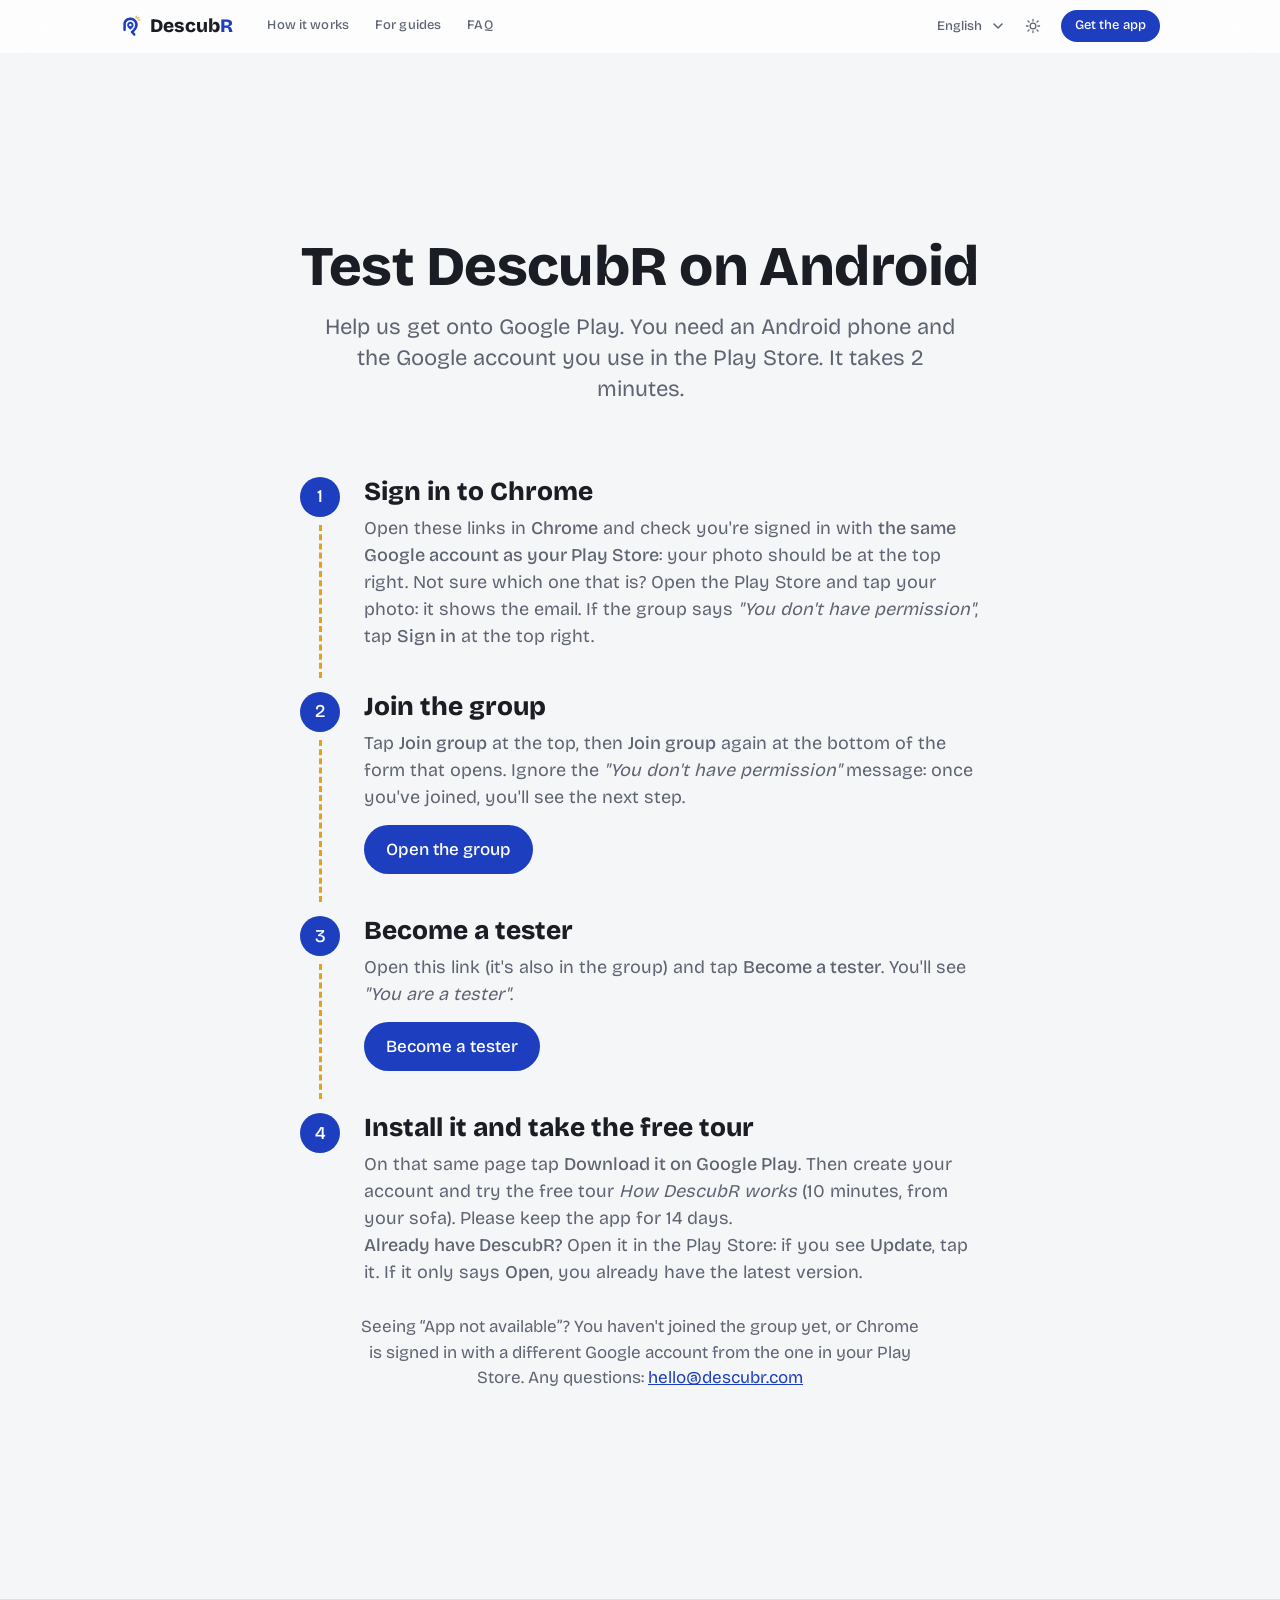
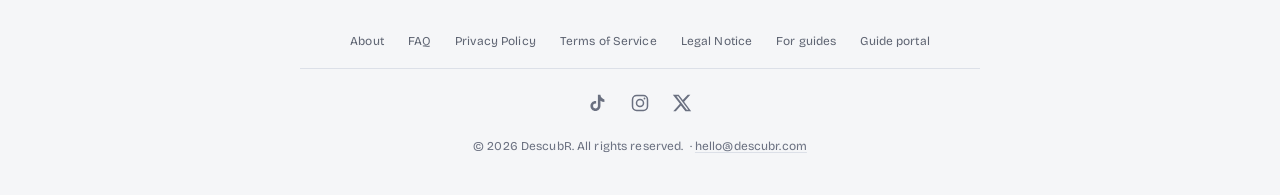
<file: testers/index.html>
<!DOCTYPE html>
<html lang="en">
<head>
  <meta charset="utf-8">
  <meta name="viewport" content="width=device-width, initial-scale=1">
  <script>
    (function () {
      var saved = null;
      try { saved = localStorage.getItem('descubr-theme'); } catch (e) {}
      if (saved === 'light' || saved === 'dark') {
        document.documentElement.setAttribute('data-theme', saved);
      }
    })();
  </script>
  <title>Test DescubR on Android · DescubR</title>
  <meta name="description" content="Help launch DescubR on Google Play: join the test group, become a tester and install the app on your Android phone.">
  <meta name="robots" content="noindex">
  <link rel="canonical" href="https://descubr.com/testers/">
  <meta property="og:type" content="website">
  <meta property="og:site_name" content="DescubR">
  <meta property="og:title" content="Test DescubR on Android · DescubR">
  <meta property="og:description" content="Help launch DescubR on Google Play: join the test group, become a tester and install the app on your Android phone.">
  <meta property="og:url" content="https://descubr.com/testers/">
  <meta property="og:image" content="https://descubr.com/assets/og-image.png">
  <meta name="twitter:card" content="summary_large_image">
  <meta name="twitter:title" content="Test DescubR on Android · DescubR">
  <meta name="twitter:description" content="Help launch DescubR on Google Play: join the test group, become a tester and install the app on your Android phone.">
  <meta name="twitter:image" content="https://descubr.com/assets/og-image.png">
  <link rel="icon" type="image/svg+xml" href="../assets/logo-mark.svg">
  <link rel="icon" type="image/png" sizes="192x192" href="../assets/favicon-192.png">
  <link rel="icon" href="/favicon.ico" sizes="48x48">
  <link rel="apple-touch-icon" href="../assets/favicon.png">
  <link rel="stylesheet" href="../assets/style.css?v=20261116">
</head>
<body>

  <header class="site-header">
    <div class="wrap">
      <a class="wordmark" href="../"><img src="../assets/logo-mark.svg" alt="" width="26" height="26" class="wordmark-icon"><span class="word">Descub<span class="r">R</span></span></a>
      <div class="site-nav">
        <nav class="site-nav-links">
          <a href="../#how-it-works"><span data-i18n="en">How it works</span><span data-i18n="es">Cómo funciona</span></a>
          <a href="../guides/"><span data-i18n="en">For guides</span><span data-i18n="es">Para guías</span></a>
          <a href="../faq/"><span data-i18n="en">FAQ</span><span data-i18n="es">Preguntas frecuentes</span></a>
        </nav>
        <div class="menu-wrap">
          <button class="menu-toggle" data-menu-toggle type="button" aria-expanded="false" aria-label="Menu">
            <svg viewBox="0 0 20 20" width="18" height="18" fill="none" stroke="currentColor" stroke-width="1.8" stroke-linecap="round" aria-hidden="true"><line x1="2" y1="5" x2="18" y2="5"/><line x1="2" y1="10" x2="18" y2="10"/><line x1="2" y1="15" x2="18" y2="15"/></svg>
          </button>
          <nav class="site-menu" data-menu hidden>
            <a href="../#how-it-works"><span data-i18n="en">How it works</span><span data-i18n="es">Cómo funciona</span></a>
            <a href="../guides/"><span data-i18n="en">For guides</span><span data-i18n="es">Para guías</span></a>
            <a href="../faq/"><span data-i18n="en">FAQ</span><span data-i18n="es">Preguntas frecuentes</span></a>
            <a href="../about/"><span data-i18n="en">About</span><span data-i18n="es">Sobre nosotros</span></a>
            <a href="../privacy/"><span data-i18n="en">Privacy Policy</span><span data-i18n="es">Política de privacidad</span></a>
            <a href="../terms/"><span data-i18n="en">Terms of Service</span><span data-i18n="es">Términos del servicio</span></a>
            <a href="../legal-notice/"><span data-i18n="en">Legal Notice</span><span data-i18n="es">Aviso legal</span></a>
          </nav>
        </div>
        <select class="lang-select" data-lang-select aria-label="Language / Idioma">
          <option value="en">English</option>
          <option value="es">Español</option>
        </select>
        <button class="theme-toggle" data-theme-toggle type="button" aria-label="Toggle dark mode"><svg class="icon-sun" viewBox="0 0 20 20" width="16" height="16" fill="none" stroke="currentColor" stroke-width="1.6" stroke-linecap="round" aria-hidden="true"><circle cx="10" cy="10" r="3.6"/><path d="M10 1.8v2M10 16.2v2M3.7 3.7l1.4 1.4M14.9 14.9l1.4 1.4M1.8 10h2M16.2 10h2M3.7 16.3l1.4-1.4M14.9 5.1l1.4-1.4"/></svg><svg class="icon-moon" viewBox="0 0 20 20" width="16" height="16" fill="none" stroke="currentColor" stroke-width="1.6" stroke-linecap="round" stroke-linejoin="round" aria-hidden="true"><path d="M17.2 12.4A7.2 7.2 0 1 1 7.6 2.8a5.6 5.6 0 0 0 9.6 9.6Z"/></svg></button>
        <a class="nav-cta" href="../#download"><span data-i18n="en">Get the app</span><span data-i18n="es">Descarga la app</span></a>
      </div>
    </div>
  </header>

  <main>
    <section class="section testers">
      <div class="wrap">
        <h1 class="section-title">
          <span data-i18n="en">Test DescubR on Android</span>
          <span data-i18n="es">Prueba DescubR en Android</span>
        </h1>
        <p class="section-lede">
          <span data-i18n="en">Help us get onto Google Play. You need an Android phone and the Google account you use in the Play Store. It takes 2 minutes.</span>
          <span data-i18n="es">Ayúdanos a llegar a Google Play. Necesitas un móvil Android y la cuenta de Google que usas en la Play Store. Son 2 minutos.</span>
        </p>
        <ol class="guide-steps">
          <li>
            <div data-i18n="en"><h3>Sign in to Chrome</h3><p>Open these links in <strong>Chrome</strong> and check you're signed in with <strong>the same Google account as your Play Store</strong>: your photo should be at the top right. Not sure which one that is? Open the Play Store and tap your photo: it shows the email. If the group says <em>"You don't have permission"</em>, tap <strong>Sign in</strong> at the top right.</p></div>
            <div data-i18n="es"><h3>Inicia sesión en Chrome</h3><p>Abre estos enlaces en <strong>Chrome</strong> y comprueba que has iniciado sesión con <strong>la misma cuenta de Google que tu Play Store</strong>: arriba a la derecha debe salir tu foto. ¿No sabes cuál es? Abre la Play Store y toca tu foto: ahí sale el correo. Si el grupo dice <em>"No tienes permiso"</em>, pulsa <strong>Iniciar sesión</strong> arriba a la derecha.</p></div>
          </li>
          <li>
            <div data-i18n="en"><h3>Join the group</h3><p>Tap <strong>Join group</strong> at the top, then <strong>Join group</strong> again at the bottom of the form that opens. Ignore the <em>"You don't have permission"</em> message: once you've joined, you'll see the next step.</p></div>
            <div data-i18n="es"><h3>Únete al grupo</h3><p>Pulsa <strong>Unirse al grupo</strong> arriba y luego otra vez <strong>Unirse al grupo</strong> al final del formulario que se abre. Ignora el mensaje <em>"No tienes permiso"</em>: cuando te unas, verás el siguiente paso.</p></div>
            <div class="cta-row testers-cta"><a class="button" href="https://groups.google.com/g/descubr-testers" target="_blank" rel="noopener"><span data-i18n="en">Open the group</span><span data-i18n="es">Abrir el grupo</span></a></div>
          </li>
          <li>
            <div data-i18n="en"><h3>Become a tester</h3><p>Open this link (it's also in the group) and tap <strong>Become a tester</strong>. You'll see <em>"You are a tester"</em>.</p></div>
            <div data-i18n="es"><h3>Hazte tester</h3><p>Abre este enlace (también está en el grupo) y pulsa <strong>Convertirse en tester</strong>. Verás un aviso verde que lo confirma.</p></div>
            <div class="cta-row testers-cta"><a class="button" href="https://play.google.com/apps/testing/com.descubr.app" target="_blank" rel="noopener"><span data-i18n="en">Become a tester</span><span data-i18n="es">Hacerme tester</span></a></div>
          </li>
          <li>
            <div data-i18n="en"><h3>Install it and take the free tour</h3><p>On that same page tap <strong>Download it on Google Play</strong>. Then create your account and try the free tour <em>How DescubR works</em> (10 minutes, from your sofa). Please keep the app for 14 days.</p><p><strong>Already have DescubR?</strong> Open it in the Play Store: if you see <strong>Update</strong>, tap it. If it only says <strong>Open</strong>, you already have the latest version.</p></div>
            <div data-i18n="es"><h3>Instálala y haz el tour gratis</h3><p>En esa misma página pulsa <strong>Descargar en Google Play</strong>. Luego crea tu cuenta y prueba el tour gratis <em>Cómo funciona DescubR</em> (10 minutos, desde el sofá). Mantén la app 14 días, por favor.</p><p><strong>¿Ya tenías DescubR?</strong> Búscala en la Play Store: si ves <strong>Actualizar</strong>, púlsalo. Si solo pone <strong>Abrir</strong>, ya tienes la última versión.</p></div>
          </li>
        </ol>
        <p class="earn-note">
          <span data-i18n="en">Seeing “App not available”? You haven't joined the group yet, or Chrome is signed in with a different Google account from the one in your Play Store. Any questions: <a href="mailto:hello@descubr.com">hello@descubr.com</a></span>
          <span data-i18n="es">¿Te sale “App not available”? Aún no te has unido al grupo, o Chrome tiene una cuenta de Google distinta a la de tu Play Store. Cualquier duda: <a href="mailto:hello@descubr.com">hello@descubr.com</a></span>
        </p>
      </div>
    </section>
  </main>

  <footer class="site-footer">
    <div class="wrap">
      <nav class="footer-nav">
        <a href="../about/"><span data-i18n="en">About</span><span data-i18n="es">Sobre nosotros</span></a>
        <a href="../faq/"><span data-i18n="en">FAQ</span><span data-i18n="es">Preguntas frecuentes</span></a>
        <a href="../privacy/"><span data-i18n="en">Privacy Policy</span><span data-i18n="es">Política de privacidad</span></a>
        <a href="../terms/"><span data-i18n="en">Terms of Service</span><span data-i18n="es">Términos del servicio</span></a>
        <a href="../legal-notice/"><span data-i18n="en">Legal Notice</span><span data-i18n="es">Aviso legal</span></a>
        <a href="../guides/"><span data-i18n="en">For guides</span><span data-i18n="es">Para guías</span></a>
        <a href="https://guide.descubr.com" target="_blank" rel="noopener"><span data-i18n="en">Guide portal</span><span data-i18n="es">Portal de guías</span></a>
      </nav>
      <div class="social-links">
        <a href="https://www.tiktok.com/@descubr_app" target="_blank" rel="noopener" aria-label="TikTok"><svg viewBox="0 0 24 24" width="20" height="20" fill="currentColor" aria-hidden="true"><path d="M16.6 5.82c-1.02-.88-1.66-2.17-1.66-3.6h-3.06v13.44c0 1.62-1.32 2.94-2.94 2.94a2.94 2.94 0 0 1 0-5.88c.28 0 .55.04.8.11V9.72a6.02 6.02 0 0 0-.8-.06c-3.32 0-6 2.68-6 6s2.68 6 6 6 6-2.68 6-6V9.2a8.16 8.16 0 0 0 4.76 1.53V7.67a4.85 4.85 0 0 1-3.1-1.85z"/></svg></a>
        <a href="https://www.instagram.com/descubr_app/" target="_blank" rel="noopener" aria-label="Instagram"><svg viewBox="0 0 24 24" width="20" height="20" fill="none" stroke="currentColor" stroke-width="1.8" aria-hidden="true"><rect x="3" y="3" width="18" height="18" rx="5"/><circle cx="12" cy="12" r="4.2"/><circle cx="17.4" cy="6.6" r="1.1" fill="currentColor" stroke="none"/></svg></a>
        <a href="https://x.com/descubr_app" target="_blank" rel="noopener" aria-label="X"><svg viewBox="0 0 24 24" width="20" height="20" fill="currentColor" aria-hidden="true"><path d="M18.9 2H22l-7.5 8.57L23 22h-6.9l-5.4-7.06L4.6 22H1.5l8.02-9.17L1 2h7.06l4.88 6.46L18.9 2zm-1.2 18h1.9L7.4 3.9H5.36L17.7 20z"/></svg></a>
      </div>
      <p class="footer-copy">
        <span data-i18n="en">&copy; 2026 DescubR. All rights reserved.</span>
        <span data-i18n="es">&copy; 2026 DescubR. Todos los derechos reservados.</span>
        &nbsp;&middot;&nbsp;<a href="mailto:hello@descubr.com">hello@descubr.com</a>
      </p>
    </div>
  </footer>

  <script src="../assets/lang.js?v=20261105"></script>
  <script src="../assets/menu.js"></script>
  <script src="../assets/theme.js?v=20261106"></script>
</body>
</html>
</file>
<file: assets/style.css>
/* Self-hosted fonts — keeps visitor IPs off Google's font CDN */
@font-face {
  font-family: 'Bricolage Grotesque';
  font-style: normal;
  font-weight: 200 800;
  font-display: swap;
  src: url('fonts/bricolage-latin.woff2') format('woff2');
  unicode-range: U+0000-00FF, U+0131, U+0152-0153, U+02BB-02BC, U+02C6, U+02DA, U+02DC, U+0304, U+0308, U+0329, U+2000-206F, U+20AC, U+2122, U+2191, U+2193, U+2212, U+2215, U+FEFF, U+FFFD;
}

/* DescubR brand tokens (azulejo palette) — kept in sync with descubr-mobile/constants/theme.ts (light palette) */
:root {
  --background: #F5F6F8;
  --card: #FFFFFF;
  --text: #1B1D24;
  --text-secondary: #5E6472;
  --text-muted: #6A7080;
  --primary: #1D3FBF;
  --primary-ink: #FFFFFF;
  --fill: #1D3FBF;
  --ochre: #E3A21A;
  --border: #DCE0E8;
  --tint: #E8ECFA;

  /* Same type as the app (descubr-mobile/constants/theme.ts Fonts): Bricolage
     Grotesque in three weights only. 400 body, 500 emphasis and buttons,
     800 for every heading. */
  --font-sans: 'Bricolage Grotesque', -apple-system, BlinkMacSystemFont, 'Segoe UI', Helvetica, Arial, sans-serif;
  --font-display: var(--font-sans);
  --weight-medium: 500;
  --weight-display: 800;
}

/* Dark palette — kept in sync with descubr-mobile/constants/theme.ts */
@media (prefers-color-scheme: dark) {
  :root:not([data-theme="light"]) {
    --background: #0F1730;
    --card: #18223F;
    --text: #EEF1F7;
    --text-secondary: #AEB6C8;
    --text-muted: #9AA3B8;
    --primary: #8FA3FF;
    --primary-ink: #FFFFFF;
  --fill: #4664E0;
    --ochre: #F0B43A;
    --border: #2A3658;
    --tint: #1E2A52;
  }
}

:root[data-theme="dark"] {
  --background: #0F1730;
  --card: #18223F;
  --text: #EEF1F7;
  --text-secondary: #AEB6C8;
  --text-muted: #9AA3B8;
  --primary: #8FA3FF;
  --primary-ink: #FFFFFF;
  --fill: #4664E0;
  --ochre: #F0B43A;
  --border: #2A3658;
  --tint: #1E2A52;
}

* { box-sizing: border-box; }

/* lets the FAQ answers animate to height: auto */
:root { interpolate-size: allow-keywords; }

html {
  scroll-behavior: smooth;
}

html, body {
  margin: 0;
  padding: 0;
  background: var(--background);
  color: var(--text);
  font-family: var(--font-sans);
  line-height: 1.5;
  -webkit-font-smoothing: antialiased;
  font-optical-sizing: auto;
  transition: background-color .2s ease, color .2s ease;
}

@media (prefers-reduced-motion: reduce) {
  * { transition: none !important; scroll-behavior: auto !important; }
}

[data-i18n] { display: none; }
html[lang="en"] [data-i18n="en"],
html[lang="es"] [data-i18n="es"] { display: block; }
html[lang="en"] span[data-i18n="en"],
html[lang="es"] span[data-i18n="es"] { display: inline; }

a { color: var(--primary); }

a:focus-visible,
button:focus-visible,
input:focus-visible,
select:focus-visible,
summary:focus-visible {
  outline: 2px solid var(--primary);
  outline-offset: 2px;
}

.sr-only {
  position: absolute;
  width: 1px;
  height: 1px;
  padding: 0;
  margin: -1px;
  overflow: hidden;
  clip: rect(0, 0, 0, 0);
  white-space: nowrap;
  border: 0;
}

.wrap {
  max-width: 720px;
  margin: 0 auto;
  padding: 0 20px;
}

/* Header / nav: slim full-width translucent bar. Links follow the logo, controls sit right. */
.site-header {
  position: sticky;
  top: 0;
  z-index: 50;
  background: color-mix(in srgb, var(--card) 80%, transparent);
  -webkit-backdrop-filter: saturate(1.8) blur(20px);
  backdrop-filter: saturate(1.8) blur(20px);
  /* no divider while the bar sits on the page's own top edge; it appears
     once content actually scrolls underneath (theme.js sets .scrolled) */
  border-bottom: 1px solid transparent;
  transition: border-color .2s ease;
}

.site-header.scrolled {
  border-bottom-color: color-mix(in srgb, var(--border) 70%, transparent);
}

.site-header .wrap {
  max-width: 1080px; /* same as the home page's .wrap-wide, so the logo lines up with the hero */
  display: flex;
  align-items: center;
  gap: 2px;
  min-height: 52px;
}

/* Flattens into the bar so the links can follow the logo while the controls stay right */
.site-nav { display: contents; }

.wordmark {
  display: inline-flex;
  align-items: center;
  gap: 8px;
  margin-right: 20px;
  font-family: var(--font-display);
  font-weight: var(--weight-display);
  font-size: 19px;
  color: var(--text);
  text-decoration: none;
  letter-spacing: 0.2px;
}

.wordmark .r { color: var(--primary); }

.wordmark-icon {
  height: 22px;
  width: auto;
  display: block;
}

/* follows the theme toggle, not just the system setting */
:root[data-theme="dark"] .wordmark-icon,
:root[data-theme="dark"] .hero-brand-icon,
:root[data-theme="dark"] .download-logo { content: url('logo-mark-dark.svg'); }
@media (prefers-color-scheme: dark) {
  :root:not([data-theme="light"]) .wordmark-icon,
  :root:not([data-theme="light"]) .hero-brand-icon,
  :root:not([data-theme="light"]) .download-logo { content: url('logo-mark-dark.svg'); }
}

.site-nav-links {
  display: none;
  align-items: center;
  gap: 2px;
  margin-right: auto;
}

.site-nav-links a {
  color: var(--text-secondary);
  text-decoration: none;
  font-size: 13px;
  font-weight: 500;
  padding: 6px 12px;
  border-radius: 999px;
  white-space: nowrap;
  transition: background-color .15s ease, color .15s ease;
}

.site-nav-links a:hover {
  color: var(--text);
}

.site-nav-links a.active {
  color: var(--text);
  background: color-mix(in srgb, var(--text) 6%, transparent);
}

.nav-cta {
  display: none;
  gap: 6px;
  background: var(--fill);
  color: var(--primary-ink);
  font-weight: var(--weight-medium);
  font-size: 13px;
  padding: 6px 14px;
  margin-left: 8px;
  border-radius: 999px;
  text-decoration: none;
  white-space: nowrap;
  transition: opacity .15s ease;
}

@media (hover: hover) {
  .nav-cta:hover { opacity: .88; }
}

/* Full link list collapses into this below 980px; the three main links show inline above it. */
.menu-wrap {
  position: relative;
  margin-left: auto;
}

@media (min-width: 980px) { /* three ES links + controls need ~940px on one line */
  .menu-wrap { display: none; }
  .site-nav-links,
  .nav-cta { display: inline-flex; align-items: center; }
}

@media (max-width: 520px) {
  .wordmark { margin-right: 0; }
}

.menu-toggle {
  display: inline-flex;
  align-items: center;
  justify-content: center;
  width: 36px;
  height: 36px;
  border: none;
  border-radius: 999px;
  background: transparent;
  color: var(--text-secondary);
  cursor: pointer;
  padding: 0;
  transition: background-color .15s ease, color .15s ease;
}

.menu-toggle:hover,
.menu-toggle[aria-expanded="true"] {
  color: var(--primary);
  background: color-mix(in srgb, var(--primary) 10%, transparent);
}

.site-menu {
  position: absolute;
  top: calc(100% + 10px);
  right: 0;
  min-width: 200px;
  background: color-mix(in srgb, var(--card) 88%, transparent);
  -webkit-backdrop-filter: saturate(1.8) blur(24px);
  backdrop-filter: saturate(1.8) blur(24px);
  border: 1px solid color-mix(in srgb, var(--border) 70%, transparent);
  border-radius: 16px;
  padding: 6px;
  box-shadow: 0 12px 32px rgba(16, 24, 40, .12);
  display: flex;
  flex-direction: column;
  z-index: 20;
  /* anchored to the toggle above it: grows out of it and shrinks back into
     it. Transitions (not keyframes) so a quick re-tap reverses mid-way. */
  transform-origin: top right;
  transition: opacity .18s ease, transform .28s cubic-bezier(.2, .9, .3, 1), display .28s allow-discrete;
}

.site-menu[hidden] {
  display: none;
  opacity: 0;
  transform: translateY(-6px) scale(.96);
}

@starting-style {
  .site-menu:not([hidden]) { opacity: 0; transform: translateY(-6px) scale(.96); }
}

.site-menu a {
  display: block;
  padding: 10px 12px;
  border-radius: 8px;
  color: var(--text);
  text-decoration: none;
  font-size: 14.5px;
  font-weight: 500;
}

.site-menu a:hover,
.site-menu a.active {
  background: var(--background);
  color: var(--primary);
}

.lang-select {
  appearance: none;
  -webkit-appearance: none;
  border: none;
  border-radius: 999px;
  background: transparent url("data:image/svg+xml,%3Csvg xmlns='http://www.w3.org/2000/svg' width='10' height='6' viewBox='0 0 10 6'%3E%3Cpath d='M1 1l4 4 4-4' fill='none' stroke='%235E6472' stroke-width='1.5' stroke-linecap='round' stroke-linejoin='round'/%3E%3C/svg%3E") no-repeat right 10px center;
  padding: 8px 26px 8px 12px;
  font-size: 13px;
  font-weight: 500;
  font-family: var(--font-sans);
  color: var(--text-secondary);
  cursor: pointer;
  transition: background-color .15s ease, color .15s ease;
}

.lang-select:hover,
.lang-select:focus {
  color: var(--primary);
  background-color: color-mix(in srgb, var(--primary) 8%, transparent);
}

.theme-toggle {
  display: inline-flex;
  align-items: center;
  justify-content: center;
  width: 36px;
  height: 36px;
  border: none;
  border-radius: 999px;
  background: transparent;
  color: var(--text-secondary);
  cursor: pointer;
  padding: 0;
  transition: background-color .15s ease, color .15s ease;
}

.theme-toggle:hover {
  color: var(--primary);
  background-color: color-mix(in srgb, var(--primary) 8%, transparent);
}

.theme-toggle .icon-moon { display: none; }

:root[data-theme="dark"] .theme-toggle .icon-sun { display: none; }
:root[data-theme="dark"] .theme-toggle .icon-moon { display: inline-block; }

@media (prefers-color-scheme: dark) {
  :root:not([data-theme="light"]) .theme-toggle .icon-sun { display: none; }
  :root:not([data-theme="light"]) .theme-toggle .icon-moon { display: inline-block; }
}

/* Main content */
main {
  padding: 48px 0 72px;
}

main h1 {
  font-family: var(--font-display);
  font-size: clamp(36px, 6vw, 56px);
  line-height: 1.04;
  letter-spacing: -0.01em;
  font-weight: var(--weight-display);
  margin: 0 0 8px;
}

main .lede {
  color: var(--text-secondary);
  font-size: 19px;
  line-height: 1.45;
  margin: 0 0 36px;
}

main h2 {
  font-family: var(--font-display);
  font-size: 21px;
  margin: 36px 0 12px;
}

main h3 {
  font-family: var(--font-display);
  font-size: 16.5px;
  margin: 18px 0 6px;
}

/* Every heading uses the app's display weight; strong text its medium */
h1, h2, h3 { font-family: var(--font-display); font-weight: var(--weight-display); }
strong, b { font-weight: var(--weight-medium); }

main p, main li {
  color: var(--text);
  font-size: 17px;
}

.key-facts {
  width: 100%;
  border-collapse: collapse;
  margin: 4px 0 24px;
  font-size: 14.5px;
}

.key-facts th, .key-facts td {
  text-align: left;
  padding: 9px 14px;
  border-bottom: 1px solid var(--border);
}

.key-facts th {
  width: 34%;
  color: var(--text-secondary);
  font-weight: var(--weight-medium);
}

main .updated {
  color: var(--text-muted);
  font-size: 13px;
  margin-bottom: 32px;
}

main ul, main ol {
  padding-left: 22px;
}

/* FAQ accordion */
.faq-item {
  border-bottom: 1px solid var(--border);
}

.faq-item summary {
  cursor: pointer;
  padding: 22px 0;
  font-size: 19px;
  font-weight: var(--weight-medium);
  list-style: none;
}

.faq-item summary::-webkit-details-marker { display: none; }

.faq-item summary::after {
  content: '+';
  float: right;
  margin-left: 16px;
  color: var(--primary);
  font-size: 24px;
  font-weight: 300;
  line-height: 1;
  transition: transform .28s cubic-bezier(.2, .9, .3, 1);
}

/* browsers without ::details-content just open instantly, as before */
.faq-item::details-content {
  height: 0;
  overflow: clip;
  transition: height .32s cubic-bezier(.2, .9, .3, 1), content-visibility .32s allow-discrete;
}

.faq-item[open]::details-content { height: auto; }

.faq-item[open] summary::after { transform: rotate(45deg); }

.faq-item p {
  padding: 0 40px 24px 0;
  margin: 0;
  color: var(--text-secondary);
}

/* Cards used on placeholder home + about */
.card-grid {
  display: grid;
  grid-template-columns: repeat(auto-fit, minmax(200px, 1fr));
  gap: 16px;
  margin-top: 28px;
}

.card {
  background: var(--card);
  border-radius: 20px;
  padding: 28px 24px;
}

.card h3 {
  margin: 0 0 6px;
  font-family: var(--font-display);
  font-size: 16px;
}

.card p {
  margin: 0;
  color: var(--text-secondary);
  font-size: 14px;
}

/* Footer */
.site-footer {
  border-top: 1px solid var(--border);
  padding: 32px 0 40px;
  color: var(--text-muted);
  font-size: 12px;
}

.site-footer .wrap {
  display: flex;
  flex-direction: column;
  align-items: center;
  gap: 16px;
  text-align: center;
}

.site-footer a {
  color: var(--text-muted);
  text-decoration: none;
}

.site-footer a:hover {
  color: var(--primary);
}

.footer-nav {
  display: flex;
  flex-wrap: wrap;
  justify-content: center;
  align-self: stretch;
  gap: 24px;
  padding-bottom: 18px;
  border-bottom: 1px solid var(--border);
}

.footer-nav a {
  font-weight: 400;
  font-size: 12px;
  color: var(--text-secondary);
}

.footer-nav a:hover,
.footer-nav a.active {
  color: var(--primary);
}

.footer-copy {
  margin: 0;
}

.footer-copy a {
  color: inherit;
  text-decoration: underline;
  text-decoration-color: var(--border);
  text-underline-offset: 2px;
}

.footer-copy a:hover {
  color: var(--primary);
  text-decoration-color: var(--primary);
}

.social-links {
  display: flex;
  align-items: center;
  gap: 6px;
}

.social-links a {
  display: inline-flex;
  align-items: center;
  justify-content: center;
  width: 36px;
  height: 36px;
  border-radius: 999px;
  transition: background-color 0.15s ease, color 0.15s ease;
}

.social-links a:hover {
  background: var(--tint);
  color: var(--primary);
}

.social-links svg {
  display: block;
}

/* Home page — hero */
.wrap-wide {
  max-width: 1080px;
}

/* The home page's sections run edge to edge, so main drops its own padding there */
main:has(> .hero) { padding: 0; }

/* Phones: centered, headline then the phones below. Wide screens: text left,
   phones right, so the logo, the headline and the app all fit in the first screen. */
.hero {
  padding-top: clamp(40px, 6vw, 72px);
  padding-bottom: clamp(56px, 8vw, 96px);
  text-align: center;
}

.hero-brand {
  display: inline-flex;
  align-items: center;
  gap: 10px;
  margin: 0 0 20px;
  font-family: var(--font-display);
  font-weight: var(--weight-display);
  font-size: 30px;
  color: var(--text);
}

.hero-brand .r { color: var(--primary); }
.hero-brand-icon { height: 40px; width: auto; display: block; }

/* Phones: keep the two phones in the first screen — store buttons side by side, tighter spacing */
@media (max-width: 480px) {
  .hero-brand { font-size: 24px; margin-bottom: 12px; }
  .hero-brand-icon { height: 32px; }
  .hero .lede { font-size: 17px; }
  .hero .store-buttons { flex-wrap: nowrap; gap: 8px; margin-top: 24px; }
  .hero .store-btn { min-width: 0; padding: 8px 12px 8px 10px; gap: 8px; }
  .hero .store-btn-text strong { font-size: 16px; }
  .hero .hero-points { font-size: 13px; gap: 4px 14px; margin-top: 16px; }
  .hero-grid { gap: 36px; }
}

.hero-grid {
  display: flex;
  flex-direction: column;
  align-items: center;
  gap: clamp(48px, 7vw, 80px);
}

.hero h1 {
  max-width: 900px;
  margin: 0 auto 20px;
  font-size: clamp(38px, 6.4vw, 64px);
  line-height: 1.02;
  letter-spacing: -0.01em;
}

.hero .lede {
  max-width: 620px;
  margin: 0 auto;
  font-size: clamp(19px, 2.2vw, 24px);
  line-height: 1.4;
}

.hero .store-buttons,
.hero .hero-points { justify-content: center; }

@media (min-width: 1000px) {
  .hero { text-align: left; }
  .hero-grid {
    display: grid;
    grid-template-columns: minmax(0, 1fr) 470px;
    align-items: center;
    gap: 40px;
  }
  .hero h1 { margin-left: 0; font-size: clamp(44px, 4.2vw, 58px); }
  /* slightly smaller phones here so the text column stays wide */
  .hero-visual { --front-x: -95px; --back-x: 95px; }
  .hero-visual .phone-frame { width: 270px; }
  .hero .lede { margin-left: 0; font-size: 20px; }
  .hero .store-buttons,
  .hero .hero-points { justify-content: flex-start; }
  /* the back phone sits higher, so leave it room at the top */
  .hero-visual { padding-top: 40px; }
}

/* Two overlapping phones: the Explore list in front, the tour it leads to
   tucked behind and a little higher, like opening the card */
.hero-visual {
  display: grid;
  place-items: center;
}

.hero-visual {
  --front-x: -120px;
  --back-x: 120px;
  --back-y: -40px;
  --back-scale: .94;
}

@media (max-width: 480px) {
  .hero-visual {
    --front-x: -44px;
    --back-x: 44px;
    --back-y: -24px;
    --back-scale: .92;
  }
}

.hero-visual > .phone-frame { grid-area: 1 / 1; }
.hero-visual .phone-front { z-index: 2; transform: translateX(var(--front-x)); }

/* The detail phone slides out from behind the list, as if the card was just
   tapped, once the phones are on screen (theme.js adds .will-open, then
   .is-open). Scroll depth uses `translate`, a separate property, so it never
   fights this transform. Without JS, or with reduced motion, it just sits in
   place. */
.hero-visual .phone-back {
  z-index: 1;
  transform: translate(var(--back-x), var(--back-y)) scale(var(--back-scale));
  transition: transform .9s cubic-bezier(.2, .9, .3, 1);
}

.hero-visual.will-open:not(.is-open) .phone-back {
  transform: translate(var(--front-x), 0) scale(var(--back-scale));
}
}

.waitlist-form {
  display: flex;
  gap: 10px;
  max-width: 420px;
  margin: 24px 0 0;
  flex-wrap: wrap;
  justify-content: flex-start;
}

.waitlist-form input[type="email"] {
  flex: 1;
  min-width: 220px;
  padding: 13px 16px;
  border-radius: 8px;
  border: 1px solid var(--border);
  font-size: 15px;
  font-family: var(--font-sans);
  background: var(--card);
  color: var(--text);
  scroll-margin-top: 96px;
}

.waitlist-form input[type="email"]:focus {
  outline: none;
  border-color: var(--primary);
}

.waitlist-form button {
  padding: 13px 24px;
  border-radius: 8px;
  border: none;
  background: var(--fill);
  color: var(--primary-ink);
  font-weight: var(--weight-medium);
  font-size: 15px;
  font-family: var(--font-sans);
  cursor: pointer;
}

.waitlist-form button:hover {
  opacity: 0.92;
}

.waitlist-note {
  font-size: 12.5px;
  color: var(--text-muted);
  margin-top: 12px;
}

/* Home page — generic section rhythm */
.section {
  padding: clamp(80px, 11vw, 136px) 0;
}

/* White and light grey alternate down the page instead of divider lines */
.section:nth-of-type(even) { background: var(--card); }

/* .hero is a centered .wrap, not a full-width section: paint its white out to both edges */
.hero {
  background: var(--card);
  box-shadow: 0 0 0 100vmax var(--card);
  clip-path: inset(0 -100vmax);
}

.section-title {
  font-family: var(--font-display);
  font-size: clamp(34px, 5.2vw, 56px);
  line-height: 1.06;
  letter-spacing: -0.01em;
  font-weight: var(--weight-display);
  text-align: center;
  max-width: 820px;
  margin: 0 auto 16px;
}

.section-lede {
  color: var(--text-secondary);
  font-size: clamp(19px, 2.1vw, 22px);
  line-height: 1.4;
  text-align: center;
  max-width: 640px;
  margin: 0 auto clamp(48px, 6vw, 72px);
}

/* Home page — how it works */
.steps {
  --step-gap: clamp(64px, 9vw, 112px);
  position: relative;
  display: flex;
  flex-direction: column;
  gap: var(--step-gap);
  max-width: 860px;
  margin: 0 auto;
}

.step {
  display: flex;
  align-items: center;
  gap: clamp(36px, 7vw, 88px);
}

.step:nth-child(even) {
  flex-direction: row-reverse;
}

/* The walking route between screenshots is an SVG drawn by theme.js */
.steps-route {
  position: absolute;
  inset: 0;
  width: 100%;
  height: 100%;
  overflow: visible;
  pointer-events: none;
}

.route-line {
  fill: none;
  stroke: var(--ochre);
  stroke-width: 3;
  stroke-dasharray: 9 7;
}

/* Mask path that uncovers each leg of the route the first time it scrolls
   into view, like the walk being traced. pathLength=1 in theme.js keeps
   these values independent of the leg's real length. */
.route-reveal {
  fill: none;
  stroke: #fff;
  stroke-width: 8;
  stroke-dasharray: 1 1;
  stroke-dashoffset: 1;
  transition: stroke-dashoffset 1.1s cubic-bezier(.45, 0, .2, 1);
}

.route-reveal.shown { stroke-dashoffset: 0; }

.step-shot {
  position: relative;
  flex: 0 0 260px;
}

.step-shot img {
  width: 100%;
  height: auto;
  display: block;
  border-radius: 32px;
  border: 1px solid var(--border);
}

.step-text {
  flex: 1;
}

.step-number {
  display: block;
  color: var(--primary);
  font-family: var(--font-display);
  font-weight: var(--weight-medium);
  font-size: 17px;
  margin-bottom: 10px;
}

.step-text h3 {
  font-family: var(--font-display);
  font-size: clamp(26px, 3.4vw, 34px);
  line-height: 1.12;
  letter-spacing: -0.01em;
  margin: 0 0 12px;
}

.step-text p {
  color: var(--text-secondary);
  font-size: 19px;
  line-height: 1.45;
  margin: 0;
}

@media (max-width: 640px) {
  .step,
  .step:nth-child(even) {
    flex-direction: column;
    align-items: flex-start;
  }

  .step-shot {
    flex: 0 0 auto;
    max-width: 240px;
  }

  /* stacked steps put the text between screenshots, so there's no clean line to draw */
  .steps-route { display: none; }
}

/* Home page — tour type grid */
.type-grid {
  display: flex;
  flex-wrap: wrap;
  justify-content: center;
  gap: 16px 32px;
  max-width: 820px;
  margin: 0 auto;
}

/* plain label; only the icon carries the app's category colour */
.type-pill {
  --c: var(--primary);
  display: inline-flex;
  align-items: center;
  gap: 8px;
  font-weight: var(--weight-medium);
  font-size: 17px;
}

.type-pill svg { color: var(--c); flex: none; }

/* same dark-mode mix as the app's accentForScheme() */
:root[data-theme="dark"] .type-pill svg { color: color-mix(in srgb, var(--c), white 45%); }
@media (prefers-color-scheme: dark) {
  :root:not([data-theme="light"]) .type-pill svg { color: color-mix(in srgb, var(--c), white 45%); }
}

/* Home page — guide CTA */
/* lighter-weight than .guide-cta so it doesn't compete with the CTA below it */
.referral-note {
  display: flex;
  align-items: center;
  gap: 18px;
  max-width: 820px;
  margin: clamp(56px, 7vw, 80px) auto 0;
  padding: 28px 32px;
  background: var(--background);
  border-radius: 28px;
}

.referral-note-icon {
  display: inline-flex;
  flex: 0 0 auto;
  color: var(--primary);
}

.referral-note p {
  margin: 0;
  color: var(--text-secondary);
}

.referral-note strong {
  color: var(--text);
}

.guide-cta {
  background: var(--fill);
  color: var(--primary-ink);
  border-radius: 32px;
  padding: clamp(56px, 8vw, 96px) clamp(24px, 6vw, 72px);
  text-align: center;
}

.guide-cta h2 {
  font-family: var(--font-display);
  font-size: clamp(32px, 4.6vw, 48px);
  line-height: 1.08;
  letter-spacing: -0.01em;
  color: var(--primary-ink);
  max-width: 720px;
  margin: 0 auto 18px;
}

.guide-cta p {
  color: color-mix(in srgb, var(--primary-ink) 82%, transparent);
  font-size: 19px;
  line-height: 1.45;
  max-width: 620px;
  margin: 0 auto 32px;
}

.guide-cta .button {
  display: inline-block;
  background: var(--primary-ink);
  color: var(--fill);
  font-weight: var(--weight-medium);
  font-size: 17px;
  padding: 13px 26px;
  border-radius: 999px;
  text-decoration: none;
  transition: opacity .15s ease;
}

@media (hover: hover) {
  .guide-cta .button:hover { opacity: 0.92; }
}

/* Home page — phone mockup shared by the hero and "how it works" screenshots */
.phone-frame {
  position: relative;
  z-index: 1;
  width: 300px;
  margin: 0 auto;
  padding: 11px;
  border-radius: 46px;
  background: #1B1D24; /* fixed: a device, not text, so it stays dark in dark mode */
}

.phone-frame img {
  display: block;
  width: 100%;
  height: auto;
  border-radius: 35px;
}

.phone-notch {
  position: absolute;
  top: 10px;
  left: 50%;
  transform: translateX(-50%);
  width: 84px;
  height: 20px;
  background: #1B1D24;
  border-radius: 0 0 12px 12px;
  z-index: 2;
}

@media (min-width: 861px) {
  .hero-content .waitlist-form { justify-content: flex-start; }
}

@media (max-width: 480px) {
  .phone-frame { width: 250px; }
}

/* ================= Reading progress bar ================= */
.progress {
  position: fixed;
  top: 0;
  left: 0;
  right: 0;
  height: 3px;
  z-index: 60;
  pointer-events: none;
}

.progress-fill {
  height: 100%;
  width: 0%;
  background: var(--fill);
}

/* ================= Docs pages (Privacy / Terms / Guide Terms / Legal Notice) ================= */
main.docs-main {
  padding: 40px 0 90px;
}

.docs-shell {
  max-width: 920px;
  margin: 0 auto;
  padding: 0 20px;
  display: grid;
  grid-template-columns: 200px 1fr;
  gap: 40px;
  align-items: start;
}

.toc {
  position: sticky;
  top: 96px;
  display: flex;
  flex-direction: column;
  gap: 2px;
  border-left: 2px solid var(--border);
  padding-left: 14px;
}

.toc-label {
  font-size: 13px;
  font-weight: var(--weight-medium);
  color: var(--text-muted);
  margin-bottom: 6px;
}

.toc-list a {
  display: block;
  font-size: 13px;
  font-weight: 500;
  color: var(--text-muted);
  text-decoration: none;
  padding: 6px 0 6px 14px;
  margin-left: -16px;
  border-left: 2px solid transparent;
}

.toc-list a:hover {
  color: var(--text);
}

.toc-list a.active {
  color: var(--primary);
  font-weight: var(--weight-medium);
  border-left-color: var(--primary);
}

.doc-card {
  background: var(--card);
  border-radius: 24px;
  padding: 48px 52px;
}

.doc-card section,
.doc-card h2 {
  scroll-margin-top: 96px;
}

.doc-card h2 {
  display: flex;
  align-items: center;
  gap: 8px;
}

.doc-card h2 .anchor {
  opacity: 0;
  color: var(--text-muted);
  font-size: 14px;
  font-weight: 400;
  text-decoration: none;
  transition: opacity .12s ease;
}

.doc-card h2:hover .anchor,
.doc-card h2 .anchor:focus-visible {
  opacity: 1;
}

.back-to-top {
  position: fixed;
  bottom: 26px;
  right: 26px;
  width: 42px;
  height: 42px;
  border-radius: 999px;
  background: var(--card);
  border: 1px solid var(--border);
  display: flex;
  align-items: center;
  justify-content: center;
  color: var(--text);
  cursor: pointer;
  opacity: 0;
  transform: translateY(8px);
  pointer-events: none;
  transition: opacity .2s ease, transform .2s ease;
  z-index: 40;
}

.back-to-top.show {
  opacity: 1;
  transform: translateY(0);
  pointer-events: auto;
}

.back-to-top:hover {
  border-color: var(--primary);
  color: var(--primary);
}

@media (max-width: 860px) {
  .docs-shell {
    grid-template-columns: 1fr;
  }

  .toc {
    display: none;
  }

  .doc-card {
    padding: 28px 22px;
  }
}

/* ================= 404 page ================= */
.error-page {
  min-height: calc(100vh - 260px);
  display: flex;
  flex-direction: column;
  align-items: center;
  justify-content: center;
  text-align: center;
  padding: 60px 24px;
}

.error-code {
  font-family: var(--font-display);
  font-size: clamp(72px, 14vw, 128px);
  font-weight: var(--weight-display);
  color: var(--primary);
  line-height: 1;
  margin: 0 0 8px;
}

.error-page h1 {
  font-family: var(--font-display);
  font-size: clamp(22px, 4vw, 30px);
  margin: 0 0 12px;
}

.error-page p {
  color: var(--text-secondary);
  font-size: 16px;
  max-width: 480px;
  margin: 0 0 28px;
  line-height: 1.5;
}

.error-page .button {
  display: inline-block;
  padding: 13px 26px;
  border-radius: 999px;
  border: none;
  background: var(--fill);
  color: var(--primary-ink);
  font-weight: var(--weight-medium);
  font-size: 15px;
  font-family: var(--font-sans);
  text-decoration: none;
}

.error-page .button:hover {
  opacity: 0.92;
}

/* ── Launched-app landing page ───────────────────────────────────────── */

.store-buttons {
  display: flex;
  flex-wrap: wrap;
  gap: 12px;
  margin-top: 36px;
}

.store-btn {
  display: inline-flex;
  align-items: center;
  gap: 10px;
  min-width: 168px;
  padding: 10px 18px 10px 14px;
  border-radius: 14px;
  background: var(--text);
  color: var(--primary-ink);
  text-decoration: none;
  transition: opacity .15s ease;
}

@media (hover: hover) {
  .store-btn:hover { opacity: .85; }
}

:root[data-theme="dark"] .phone-frame { box-shadow: 0 0 0 1px rgba(255, 255, 255, .14); }
@media (prefers-color-scheme: dark) {
  :root:not([data-theme="light"]) .phone-frame { box-shadow: 0 0 0 1px rgba(255, 255, 255, .14); }
}

:root[data-theme="dark"] .store-btn { background: var(--text); color: var(--background); }
@media (prefers-color-scheme: dark) {
  :root:not([data-theme="light"]) .store-btn { background: var(--text); color: var(--background); }
}


.store-btn-text { display: flex; flex-direction: column; line-height: 1.15; text-align: left; }
.store-btn-text small { font-size: 11px; opacity: .8; }
.store-btn-text strong { font-family: var(--font-display); font-size: 18px; font-weight: var(--weight-medium); }

.hero-points {
  list-style: none;
  padding: 0;
  margin: 24px 0 0;
  display: flex;
  flex-wrap: wrap;
  gap: 8px 22px;
  color: var(--text-secondary);
  font-size: 15px;
  font-weight: 500;
}

.hero-points li::before {
  content: '\2713';
  color: var(--primary);
  font-weight: 700;
  margin-right: 6px;
}

/* Value cards */
.value-grid {
  display: grid;
  grid-template-columns: repeat(2, 1fr);
  gap: 20px;
  max-width: 980px;
  margin: 0 auto;
}

.value-card {
  background: var(--card);
  border-radius: 28px;
  padding: clamp(32px, 4vw, 48px);
}

.value-card h3 { font-family: var(--font-display); font-size: clamp(24px, 2.6vw, 28px); line-height: 1.15; letter-spacing: -0.01em; margin: 20px 0 10px; }
.value-card p { margin: 0; color: var(--text-secondary); font-size: 17px; line-height: 1.5; }

.value-icon {
  display: inline-flex;
  color: var(--primary);
}

.value-icon svg { width: 36px; height: 36px; }

@media (max-width: 720px) {
  .value-grid { grid-template-columns: 1fr; }
}

/* Text + phone split */
.feature-split {
  display: grid;
  grid-template-columns: 1fr 300px;
  gap: clamp(48px, 8vw, 104px);
  align-items: center;
  max-width: 940px;
  margin: 0 auto;
}

.feature-text h2 { font-family: var(--font-display); font-size: clamp(34px, 4.6vw, 48px); line-height: 1.08; letter-spacing: -0.01em; margin: 0 0 20px; }
.feature-text p { color: var(--text-secondary); font-size: 19px; line-height: 1.45; margin: 0 0 28px; }

.check-list { list-style: none; padding: 0; margin: 0; display: grid; gap: 14px; }
.check-list li { position: relative; padding-left: 28px; font-weight: 500; }
.check-list li::before {
  content: '\2713';
  position: absolute;
  left: 0;
  top: 0;
  color: var(--primary);
  font-weight: 800;
}

.phone-frame-sm { width: 280px; }

@media (max-width: 860px) {
  .feature-split { grid-template-columns: 1fr; gap: 36px; }
}

/* Row of screenshots with captions */
.phone-row {
  display: grid;
  grid-template-columns: repeat(3, 1fr);
  gap: clamp(24px, 4vw, 48px);
  max-width: 900px;
  margin: 0 auto;
}

.phone-row figure { margin: 0; text-align: center; }

.phone-row img {
  width: 100%;
  height: auto;
  display: block;
  border-radius: 32px;
  border: 1px solid var(--border);
}

.phone-row figcaption { margin-top: 20px; font-weight: var(--weight-medium); font-size: 17px; }

@media (max-width: 640px) {
  .phone-row { grid-template-columns: 1fr; max-width: 240px; gap: 32px; }
}

/* Guide CTA: two buttons */
.cta-row { display: flex; flex-wrap: wrap; justify-content: center; gap: 12px; }

.guide-cta .button.button-ghost {
  background: transparent;
  color: var(--primary-ink);
  border: 1.5px solid color-mix(in srgb, var(--primary-ink) 60%, transparent);
}

/* Short FAQ on the home page */
.faq-mini { max-width: 760px; margin: 0 auto; border-top: 1px solid var(--border); }
.faq-more { margin: 28px 0 0; font-weight: 500; text-align: center; }

/* Closing download card */
.download-card {
  text-align: center;
}

.download-card h2 { font-family: var(--font-display); font-size: clamp(36px, 5.6vw, 60px); line-height: 1.06; letter-spacing: -0.01em; max-width: 760px; margin: 24px auto 16px; }
.download-card p { color: var(--text-secondary); font-size: clamp(19px, 2.1vw, 22px); line-height: 1.4; max-width: 560px; margin: 0 auto; }
.download-logo { display: block; margin: 0 auto; width: 72px; height: 72px; }
.download-card .store-buttons { justify-content: center; }

/* Even out heading line lengths (no lone word on the last line) */
.hero h1, .section-title, .feature-text h2, .download-card h2, .guide-cta h2, .value-card h3, .step-text h3 { text-wrap: balance; }

/* ================= Response, touch and accessibility ================= */

/* Feedback on press, not release: buttons give way the instant they're
   touched and ease back when let go. Replaces the browser's grey tap flash. */
.store-btn,
.nav-cta,
.guide-cta .button,
.error-page .button,
.menu-toggle,
.theme-toggle,
.faq-item summary {
  -webkit-tap-highlight-color: transparent;
  transition: transform .22s cubic-bezier(.2, .9, .3, 1), opacity .15s ease, background-color .15s ease, color .15s ease;
}

.store-btn:active,
.nav-cta:active,
.guide-cta .button:active,
.error-page .button:active,
.menu-toggle:active,
.theme-toggle:active {
  transform: scale(.96);
  transition-duration: .06s;
}

.faq-item summary:active {
  opacity: .6;
  transition-duration: .06s;
}

/* Small text gets a little air; large headings are already tightened */
.site-nav-links a,
.nav-cta,
.lang-select,
.site-footer,
.footer-nav a { letter-spacing: .01em; }

/* Most visitors are travellers on a phone: 44px touch targets */
@media (pointer: coarse) {
  .menu-toggle,
  .theme-toggle { width: 44px; height: 44px; }
  .lang-select { min-height: 44px; }
  .footer-nav a { display: inline-block; padding: 10px 0; }
  .footer-nav { row-gap: 4px; }
}

@media (prefers-reduced-transparency: reduce) {
  .site-header,
  .site-menu {
    background: var(--card);
    -webkit-backdrop-filter: none;
    backdrop-filter: none;
  }
}

@media (prefers-contrast: more) {
  .site-header,
  .site-menu {
    background: var(--card);
    -webkit-backdrop-filter: none;
    backdrop-filter: none;
  }
  .site-header,
  .site-header.scrolled { border-bottom-color: var(--text-secondary); }
  .site-nav-links a,
  .lang-select,
  .footer-nav a,
  .section-lede,
  .hero .lede { color: var(--text); }
  .step-shot img,
  .phone-row img { border-color: var(--text-secondary); }
}

/* ================= How it works: pinned phone walkthrough (desktop) =================
   theme.js clones the five screenshots into one pinned phone and adds a route
   track; below 900px the steps stay stacked as before. */
.steps-stage,
.steps-track { display: none; }

@media (min-width: 900px) {
  #how-it-works .wrap { max-width: 1000px; }

  .steps.is-pinned {
    display: grid;
    grid-template-columns: auto 1fr;
    column-gap: 96px;
    row-gap: 0;
    max-width: none;
  }

  .steps.is-pinned .steps-route { display: none; }

  .steps.is-pinned .steps-stage {
    display: block;
    grid-column: 1;
    grid-row: 1 / span 5;
    align-self: start;
    position: sticky;
    top: 76px;
  }

  .steps-stage .phone-frame {
    width: min(280px, calc((100vh - 120px) * .44));
    margin: 0;
  }

  .stage-shot {
    position: absolute;
    inset: 11px;
    opacity: 0;
  }

  .phone-notch + .stage-shot { position: relative; inset: auto; }
  .stage-shot.is-prev { opacity: 1; z-index: 1; }
  .stage-shot.is-active { opacity: 1; z-index: 2; transition: opacity .45s ease; }
  .stage-shot img { border-radius: 35px; }

  .steps.is-pinned .step,
  .steps.is-pinned .step:nth-child(even) {
    grid-column: 2;
    flex-direction: row;
    min-height: 82vh;
  }

  .steps.is-pinned .step-shot { display: none; }

  .steps.is-pinned .step-text {
    position: relative;
    padding-left: 72px;
    max-width: 440px;
  }

}

/* Route stops and track, shared by the pinned desktop layout and the phone
   layout (theme.js adds .is-pinned / .is-tracked at those widths) */
.steps.is-pinned .step-number,
.steps.is-tracked .step-number {
  position: absolute;
  left: 0;
  top: -6px;
  z-index: 1;
  display: flex;
  align-items: center;
  justify-content: center;
  width: 40px;
  height: 40px;
  margin: 0;
  border-radius: 50%;
  background: var(--card);
  border: 3px solid var(--border);
  color: var(--text-secondary);
  transition: background-color .3s ease, border-color .3s ease, color .3s ease;
}

.steps.is-pinned .step.reached .step-number,
.steps.is-tracked .step.reached .step-number {
  background: var(--ochre);
  border-color: var(--ochre);
  color: #1B1D24;
}

.steps.is-pinned .steps-track,
.steps.is-tracked .steps-track {
  display: block;
  position: absolute;
  width: 0;
  border-left: 3px dashed var(--border);
  pointer-events: none;
}

.steps-track-fill {
  position: absolute;
  left: -3px;
  top: 0;
  width: 0;
  border-left: 3px dashed var(--ochre);
}

/* Phones: the route runs down the left edge through the stops; each step's
   screenshot stays dimmed until the route reaches it, then comes up to full */
@media (max-width: 640px) {
  .steps.is-tracked { gap: 56px; }

  .steps.is-tracked .step,
  .steps.is-tracked .step:nth-child(even) {
    flex-direction: column;
    align-items: stretch;
    gap: 20px;
  }

  .steps.is-tracked .step-text {
    order: -1;
    position: relative;
    padding-left: 56px;
  }

  .steps.is-tracked .step-shot {
    margin-left: 56px;
    max-width: 220px;
    opacity: .35;
    transform: scale(.96);
    transform-origin: top left;
    transition: opacity .5s ease, transform .5s ease;
  }

  .steps.is-tracked .step.reached .step-shot {
    opacity: 1;
    transform: none;
  }
}

@media (prefers-reduced-motion: reduce) {
  .steps.is-tracked .step-shot { opacity: 1; transform: none; }
}

/* ================= Rewards row: the payoff =================
   When the row scrolls into view (theme.js), a "+20 Descoins" chip pops onto
   the quiz and the Marketplace balance counts up to the 59 in the screenshot. */
.reward-shot {
  position: relative;
  display: block;
  container-type: inline-size;
}

.reward-pop {
  position: absolute;
  left: 50%;
  top: 74%;
  padding: 1.8cqw 4.4cqw;
  border-radius: 999px;
  background: var(--ochre);
  color: #1B1D24;
  font-size: 5.6cqw;
  font-weight: var(--weight-medium);
  white-space: nowrap;
  opacity: 0;
  transform: translateX(-50%) scale(.6);
  transition: transform .5s cubic-bezier(.3, 1.6, .5, 1), opacity .2s ease;
}

.reward-shot.is-live .reward-pop {
  opacity: 1;
  transform: translateX(-50%) scale(1);
}

/* sits exactly over the balance printed in the screenshot (133-193 x 309-351 of 640x1428) */
.coin-count {
  position: absolute;
  left: 20.4%;
  top: 21%;
  width: 17%;
  height: 4.4%;
  display: flex;
  align-items: center;
  background: #1D3EBF;
  color: #FFFFFF;
  font-family: var(--font-display);
  font-weight: var(--weight-display);
  font-size: 7.9cqw;
  line-height: 1;
  font-variant-numeric: tabular-nums;
  letter-spacing: -0.01em;
}

/* the dark Marketplace screenshot's card is lighter blue */
:root[data-theme="dark"] .coin-count { background: #4664E0; }
@media (prefers-color-scheme: dark) {
  :root:not([data-theme="light"]) .coin-count { background: #4664E0; }
}

/* ================= Guides page ================= */
.guide-hero-cta { margin-top: 32px; }
.guide-hero-cta .button {
  display: inline-block;
  background: var(--fill);
  color: var(--primary-ink);
  font-weight: var(--weight-medium);
  font-size: 17px;
  padding: 13px 26px;
  border-radius: 999px;
  text-decoration: none;
  border: 1.5px solid var(--fill);
  -webkit-tap-highlight-color: transparent;
  transition: transform .22s cubic-bezier(.2, .9, .3, 1), opacity .15s ease;
}
.guide-hero-cta .button.button-ghost { background: transparent; color: var(--primary); border-color: var(--primary); }
.guide-hero-cta .button:active { transform: scale(.96); transition-duration: .06s; }
.hero .guide-hero-cta + .hero-points { margin-top: 20px; }
@media (min-width: 1000px) { .guide-hero-cta { justify-content: flex-start; } }

/* The steps really are a sequence, so they're numbered */
.guide-steps { list-style: none; counter-reset: step; max-width: 720px; margin: 0 auto; padding: 0; }
.guide-steps li { counter-increment: step; position: relative; padding: 0 0 36px 64px; }
.guide-steps li:last-child { padding-bottom: 0; }
.guide-steps li::before {
  content: counter(step);
  position: absolute; left: 0; top: 0;
  width: 40px; height: 40px; border-radius: 50%;
  display: grid; place-items: center;
  background: var(--fill); color: var(--primary-ink);
  font-family: var(--font-display); font-weight: var(--weight-medium); font-size: 18px;
}
/* the walking route between the numbers, as on the home page */
.guide-steps li:not(:last-child)::after {
  content: ""; position: absolute; left: 19px; top: 48px; bottom: 8px;
  border-left: 3px dashed var(--ochre);
}
.guide-steps h3 { font-family: var(--font-display); font-size: clamp(22px, 2.6vw, 26px); line-height: 1.15; margin: 6px 0 8px; }
.guide-steps p { margin: 0; color: var(--text-secondary); font-size: 18px; line-height: 1.5; }

/* Earnings example: a receipt-like breakdown */
.earn-card { background: var(--card); border-radius: 28px; padding: clamp(28px, 4vw, 44px); max-width: 560px; margin: 0 auto; }
.section:nth-of-type(even) .earn-card { background: var(--background); }
.earn-title { font-family: var(--font-display); font-size: 22px; margin: 0 0 20px; }
.earn-rows { margin: 0; }
.earn-rows div { display: flex; justify-content: space-between; gap: 16px; padding: 12px 0; border-bottom: 1px solid var(--border); font-size: 18px; }
.earn-rows dt { color: var(--text-secondary); }
.earn-rows dd { margin: 0; font-variant-numeric: tabular-nums; white-space: nowrap; }
.earn-rows .earn-total { border-bottom: 0; padding-top: 16px; font-family: var(--font-display); font-size: 26px; }
.earn-rows .earn-total dt { color: var(--text); }
.earn-rows .earn-total dd { color: var(--primary); }
.earn-scale { margin: 16px 0 0; color: var(--text-secondary); font-size: 17px; line-height: 1.45; }
.earn-note { text-align: center; color: var(--text-secondary); font-size: 17px; line-height: 1.5; max-width: 560px; margin: 28px auto 0; }

/* Pro badge, as in the app (ochre fill, ink text) but big. It turns once
   like a coin when it scrolls into view: Pro is earned, like Descoins. */
.pro-badge {
  display: inline-flex; align-items: center; gap: 8px;
  background: #E3A21A; color: #1B1D24; /* fixed, like the app: ink on ochre in both themes */
  font-family: var(--font-display); font-weight: 700; font-size: 34px; line-height: 1;
  padding: 12px 24px 12px 16px; border-radius: 999px;
  margin-bottom: 24px;
}
.pro-badge svg { width: 34px; height: 34px; }
.pro-badge.spin { animation: pro-spin 1.1s cubic-bezier(.3, .7, .3, 1); }
@keyframes pro-spin { from { transform: perspective(600px) rotateY(0); } to { transform: perspective(600px) rotateY(360deg); } }

/* Guide portal screenshot inside a step: a light UI, so it keeps its own
   white card and a hairline edge in both themes */
.portal-shot { margin: 24px 0 0; max-width: 420px; }
.portal-shot img { display: block; width: 100%; height: auto; border-radius: 16px; border: 1px solid var(--border); background: #fff; }
.portal-shot figcaption { margin-top: 10px; color: var(--text-muted); font-size: 15px; line-height: 1.45; }

/* Testers page: step buttons */
.testers-cta { justify-content: flex-start; margin-top: 14px; }
.testers-cta .button { display: inline-block; background: var(--fill); color: var(--primary-ink); font-weight: var(--weight-medium); font-size: 17px; padding: 12px 22px; border-radius: 999px; text-decoration: none; }
</file>
